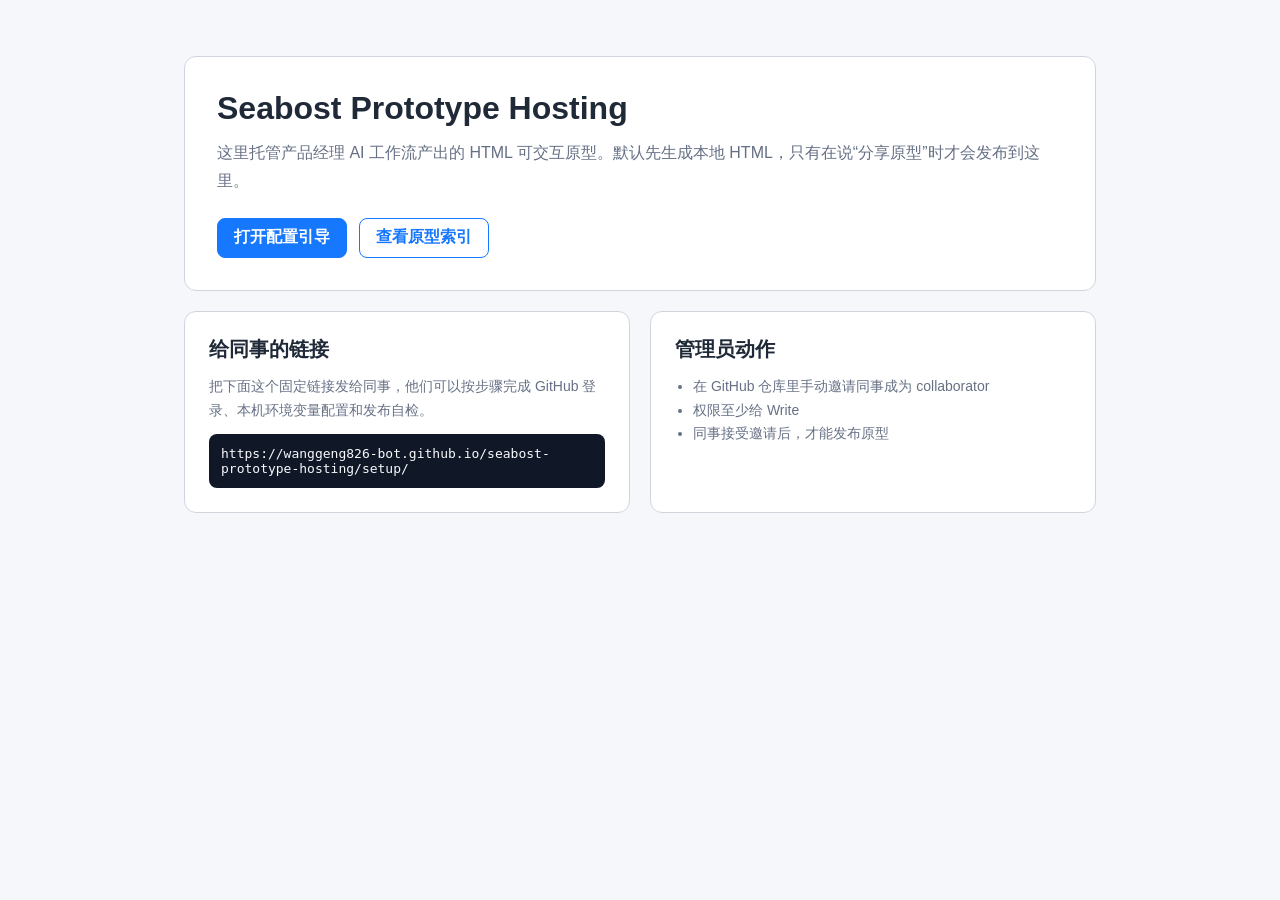
<file: index.html>
<!doctype html>
<html lang="zh-CN">
  <head>
    <meta charset="UTF-8" />
    <meta name="viewport" content="width=device-width, initial-scale=1.0" />
    <title>Seabost Prototype Hosting</title>
    <style>
      :root {
        color-scheme: light;
        --bg: #f5f7fa;
        --panel: #ffffff;
        --text: #1f2937;
        --muted: #667085;
        --line: #d0d5dd;
        --brand: #1677ff;
      }
      * { box-sizing: border-box; }
      body {
        margin: 0;
        font-family: -apple-system, BlinkMacSystemFont, "Segoe UI", sans-serif;
        background: var(--bg);
        color: var(--text);
      }
      .wrap {
        max-width: 960px;
        margin: 0 auto;
        padding: 56px 24px 80px;
      }
      .hero, .panel {
        background: var(--panel);
        border: 1px solid var(--line);
        border-radius: 12px;
      }
      .hero {
        padding: 32px;
        margin-bottom: 20px;
      }
      h1, h2, p { margin: 0; }
      h1 { font-size: 32px; line-height: 1.2; }
      .sub {
        margin-top: 12px;
        color: var(--muted);
        font-size: 16px;
        line-height: 1.7;
      }
      .actions {
        display: flex;
        flex-wrap: wrap;
        gap: 12px;
        margin-top: 24px;
      }
      a.button {
        display: inline-flex;
        align-items: center;
        justify-content: center;
        min-height: 40px;
        padding: 0 16px;
        border-radius: 8px;
        text-decoration: none;
        font-weight: 600;
        border: 1px solid var(--brand);
      }
      .primary { background: var(--brand); color: #fff; }
      .secondary { color: var(--brand); background: #fff; }
      .grid {
        display: grid;
        grid-template-columns: repeat(2, minmax(0, 1fr));
        gap: 20px;
      }
      .panel { padding: 24px; }
      .panel h2 { font-size: 20px; margin-bottom: 12px; }
      .panel p, .panel li {
        color: var(--muted);
        line-height: 1.7;
        font-size: 14px;
      }
      code {
        display: block;
        margin-top: 12px;
        padding: 12px;
        background: #101828;
        color: #f8fafc;
        border-radius: 8px;
        white-space: pre-wrap;
        word-break: break-word;
      }
      ul { margin: 0; padding-left: 18px; }
      @media (max-width: 720px) {
        .grid { grid-template-columns: 1fr; }
      }
    </style>
  </head>
  <body>
    <main class="wrap">
      <section class="hero">
        <h1>Seabost Prototype Hosting</h1>
        <p class="sub">
          这里托管产品经理 AI 工作流产出的 HTML 可交互原型。默认先生成本地 HTML，只有在说“分享原型”时才会发布到这里。
        </p>
        <div class="actions">
          <a class="button primary" href="./setup/">打开配置引导</a>
          <a class="button secondary" href="./prototypes/index.json">查看原型索引</a>
        </div>
      </section>
      <section class="grid">
        <article class="panel">
          <h2>给同事的链接</h2>
          <p>把下面这个固定链接发给同事，他们可以按步骤完成 GitHub 登录、本机环境变量配置和发布自检。</p>
          <code>https://wanggeng826-bot.github.io/seabost-prototype-hosting/setup/</code>
        </article>
        <article class="panel">
          <h2>管理员动作</h2>
          <ul>
            <li>在 GitHub 仓库里手动邀请同事成为 collaborator</li>
            <li>权限至少给 Write</li>
            <li>同事接受邀请后，才能发布原型</li>
          </ul>
        </article>
      </section>
    </main>
  </body>
  </html>
</file>
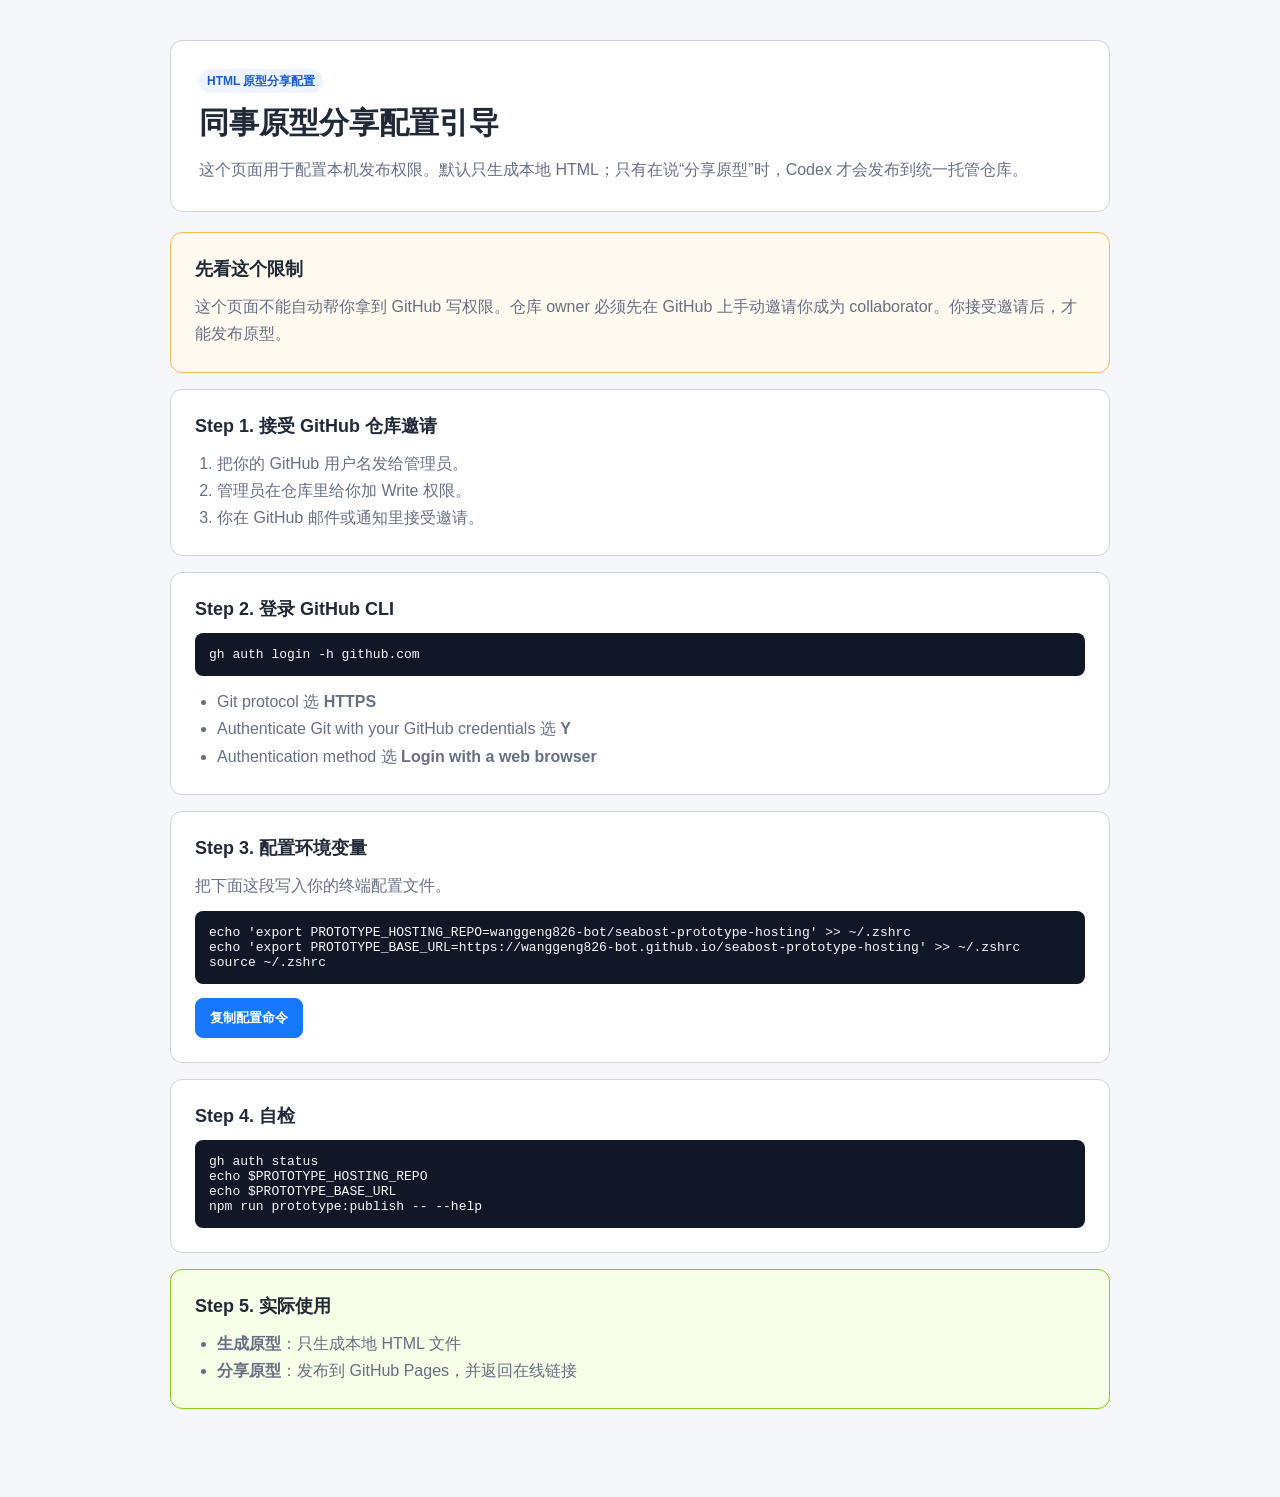
<file: setup/index.html>
<!doctype html>
<html lang="zh-CN">
  <head>
    <meta charset="UTF-8" />
    <meta name="viewport" content="width=device-width, initial-scale=1.0" />
    <title>原型分享配置引导</title>
    <style>
      :root {
        color-scheme: light;
        --bg: #f5f7fa;
        --panel: #fff;
        --line: #d0d5dd;
        --text: #1f2937;
        --muted: #667085;
        --brand: #1677ff;
      }
      * { box-sizing: border-box; }
      body {
        margin: 0;
        background: var(--bg);
        color: var(--text);
        font-family: -apple-system, BlinkMacSystemFont, "Segoe UI", sans-serif;
      }
      .wrap {
        max-width: 980px;
        margin: 0 auto;
        padding: 40px 20px 72px;
      }
      .hero, .step, .note {
        background: var(--panel);
        border: 1px solid var(--line);
        border-radius: 12px;
      }
      .hero { padding: 28px; margin-bottom: 20px; }
      .step, .note { padding: 24px; margin-bottom: 16px; }
      h1, h2, h3, p { margin: 0; }
      h1 { font-size: 30px; }
      h2 { font-size: 18px; margin-bottom: 12px; }
      .sub, li { color: var(--muted); line-height: 1.7; }
      ol, ul { margin: 0; padding-left: 22px; }
      .command {
        margin-top: 12px;
        padding: 14px;
        border-radius: 8px;
        background: #101828;
        color: #f8fafc;
        white-space: pre-wrap;
        word-break: break-word;
        font-family: ui-monospace, SFMono-Regular, Menlo, monospace;
        font-size: 13px;
      }
      .row {
        display: flex;
        gap: 12px;
        flex-wrap: wrap;
        margin-top: 14px;
      }
      button, a.button {
        min-height: 40px;
        padding: 0 14px;
        border-radius: 8px;
        border: 1px solid var(--brand);
        background: #fff;
        color: var(--brand);
        cursor: pointer;
        text-decoration: none;
        font-weight: 600;
        display: inline-flex;
        align-items: center;
      }
      .primary {
        background: var(--brand);
        color: #fff;
      }
      .badge {
        display: inline-flex;
        align-items: center;
        min-height: 24px;
        padding: 0 8px;
        border-radius: 999px;
        background: #eef4ff;
        color: #175cd3;
        font-size: 12px;
        font-weight: 600;
        margin-bottom: 10px;
      }
      .warn {
        border-color: #f7b955;
        background: #fffaf0;
      }
      .ok {
        border-color: #84cc16;
        background: #f7fee7;
      }
      @media (max-width: 720px) {
        .wrap { padding: 24px 14px 48px; }
      }
    </style>
  </head>
  <body>
    <main class="wrap">
      <section class="hero">
        <div class="badge">HTML 原型分享配置</div>
        <h1>同事原型分享配置引导</h1>
        <p class="sub" style="margin-top: 12px;">
          这个页面用于配置本机发布权限。默认只生成本地 HTML；只有在说“分享原型”时，Codex 才会发布到统一托管仓库。
        </p>
      </section>

      <section class="note warn">
        <h2>先看这个限制</h2>
        <p class="sub">
          这个页面不能自动帮你拿到 GitHub 写权限。仓库 owner 必须先在 GitHub 上手动邀请你成为 collaborator。你接受邀请后，才能发布原型。
        </p>
      </section>

      <section class="step">
        <h2>Step 1. 接受 GitHub 仓库邀请</h2>
        <ol>
          <li>把你的 GitHub 用户名发给管理员。</li>
          <li>管理员在仓库里给你加 Write 权限。</li>
          <li>你在 GitHub 邮件或通知里接受邀请。</li>
        </ol>
      </section>

      <section class="step">
        <h2>Step 2. 登录 GitHub CLI</h2>
        <div class="command">gh auth login -h github.com</div>
        <ul style="margin-top: 12px;">
          <li>Git protocol 选 <strong>HTTPS</strong></li>
          <li>Authenticate Git with your GitHub credentials 选 <strong>Y</strong></li>
          <li>Authentication method 选 <strong>Login with a web browser</strong></li>
        </ul>
      </section>

      <section class="step">
        <h2>Step 3. 配置环境变量</h2>
        <p class="sub">把下面这段写入你的终端配置文件。</p>
        <div class="command" id="envCommand">echo 'export PROTOTYPE_HOSTING_REPO=wanggeng826-bot/seabost-prototype-hosting' >> ~/.zshrc
echo 'export PROTOTYPE_BASE_URL=https://wanggeng826-bot.github.io/seabost-prototype-hosting' >> ~/.zshrc
source ~/.zshrc</div>
        <div class="row">
          <button class="primary" id="copyEnv">复制配置命令</button>
        </div>
      </section>

      <section class="step">
        <h2>Step 4. 自检</h2>
        <div class="command">gh auth status
echo $PROTOTYPE_HOSTING_REPO
echo $PROTOTYPE_BASE_URL
npm run prototype:publish -- --help</div>
      </section>

      <section class="step ok">
        <h2>Step 5. 实际使用</h2>
        <ul>
          <li><strong>生成原型</strong>：只生成本地 HTML 文件</li>
          <li><strong>分享原型</strong>：发布到 GitHub Pages，并返回在线链接</li>
        </ul>
      </section>
    </main>

    <script>
      document.getElementById("copyEnv").addEventListener("click", async () => {
        const text = document.getElementById("envCommand").textContent;
        try {
          await navigator.clipboard.writeText(text);
          document.getElementById("copyEnv").textContent = "已复制";
        } catch {
          document.getElementById("copyEnv").textContent = "复制失败，请手动复制";
        }
      });
    </script>
  </body>
  </html>
</file>
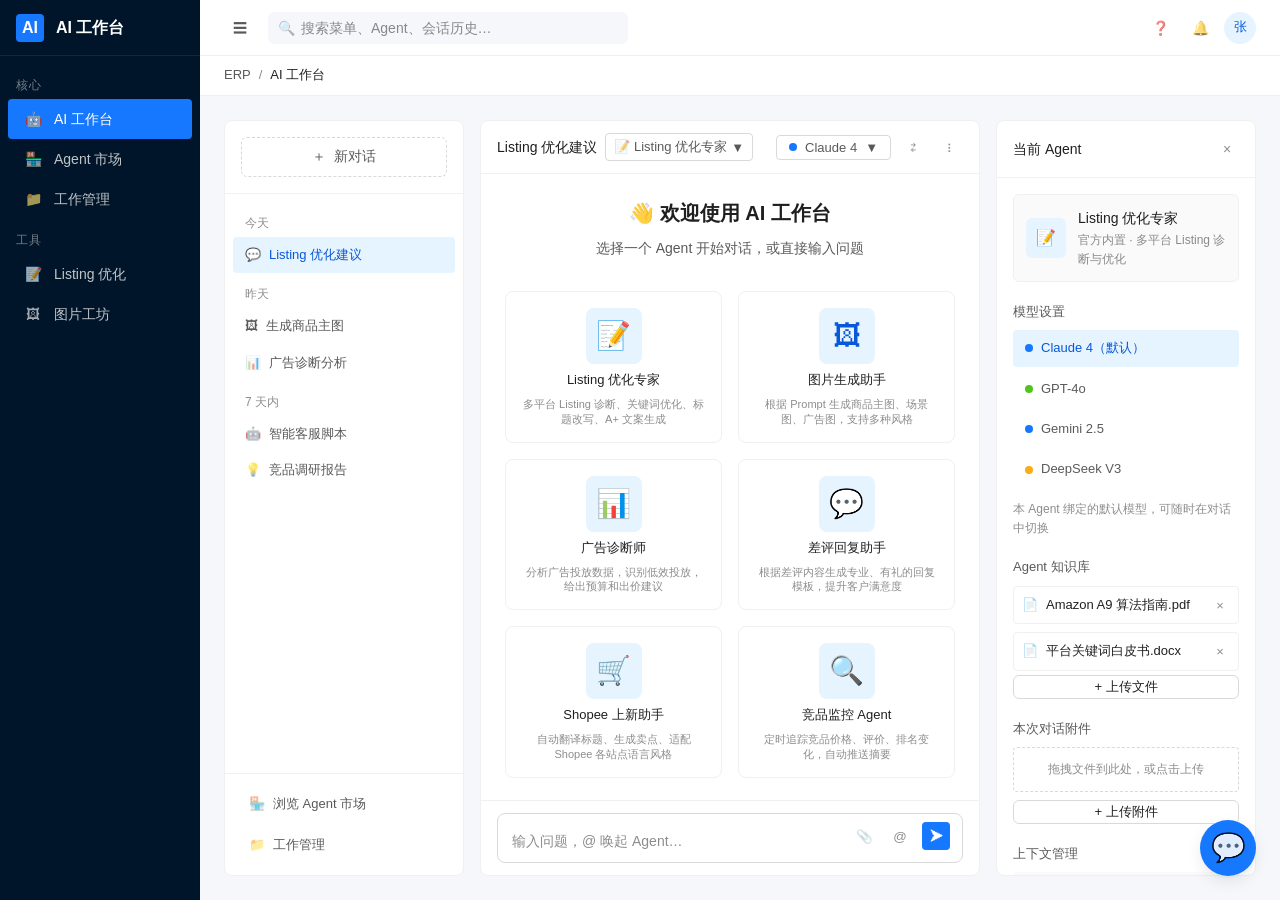
<file: prototypes/ai-workspace/ai-20260526-015153/index.html>
<!DOCTYPE html>
<html lang="zh-CN">
<head>
<meta charset="UTF-8">
<meta name="viewport" content="width=device-width, initial-scale=1.0">
<title>AI 工作台 v2 · 跨境电商 ERP</title>
<link rel="stylesheet" href="./tokens.css">
<link rel="stylesheet" href="./styles.css">
</head>
<body>

<div class="toast" id="toast">操作成功</div>

<!-- =============================================================
     ERP SHELL
     ============================================================= -->
<div class="c-shell" data-collapsed="false" id="shell">

  <!-- Sider -->
  <aside class="c-shell__sider" aria-label="主导航">
    <div class="c-shell__brand">
      <span class="c-shell__brand-logo">AI</span>
      <span class="c-shell__brand-text">AI 工作台</span>
    </div>
    <ul class="c-shell__menu" role="menu">
      <li class="c-shell__menu-group">核心</li>
      <li class="c-shell__menu-item c-shell__menu-item--active" data-page="ai-workspace" role="menuitem">
        <span class="c-shell__menu-icon">🤖</span><span>AI 工作台</span>
      </li>
      <li class="c-shell__menu-item" data-page="agent-market" role="menuitem">
        <span class="c-shell__menu-icon">🏪</span><span>Agent 市场</span>
      </li>
      <li class="c-shell__menu-item" data-page="workspace-mgmt" role="menuitem">
        <span class="c-shell__menu-icon">📁</span><span>工作管理</span>
      </li>
      <li class="c-shell__menu-group">工具</li>
      <li class="c-shell__menu-item" data-page="listing" role="menuitem">
        <span class="c-shell__menu-icon">📝</span><span>Listing 优化</span>
      </li>
      <li class="c-shell__menu-item" data-page="image" role="menuitem">
        <span class="c-shell__menu-icon">🖼</span><span>图片工坊</span>
      </li>
    </ul>
  </aside>

  <!-- Header -->
  <header class="c-shell__header">
    <span class="c-shell__collapse-btn" title="折叠侧边栏" data-action="collapse">☰</span>
    <div class="c-shell__header-search">
      <span class="c-shell__header-search-icon">🔍</span>
      <input class="input" placeholder="搜索菜单、Agent、会话历史…" />
    </div>
    <div class="c-shell__header-actions">
      <span class="c-shell__icon-btn" title="帮助">❓</span>
      <span class="c-shell__icon-btn" title="通知">🔔</span>
      <div class="c-shell__avatar" title="张明远">张</div>
    </div>
  </header>

  <!-- Breadcrumb -->
  <nav class="c-shell__crumb" aria-label="面包屑">
    <a href="#">ERP</a>
    <span class="c-shell__crumb-sep">/</span>
    <span class="c-shell__crumb-current" id="crumbCurrent">AI 工作台</span>
  </nav>

  <!-- Content -->
  <main class="c-shell__content">

    <!-- ==================== AI WORKSPACE ==================== -->
    <div class="page active" id="page-ai-workspace">
      <div class="ai-workspace">
        <!-- Left Sidebar -->
        <div class="ai-workspace__sidebar">
          <div class="aws-sidebar__top">
            <button class="aws-sidebar__new" onclick="newConversation()">
              <span>＋</span> 新对话
            </button>
          </div>
          <div class="aws-sidebar__list" id="conversationList">
            <div class="aws-sidebar__group">今天</div>
            <div class="aws-sidebar__item aws-sidebar__item--active" data-conv="1" onclick="switchConversation(1)">
              <span>💬</span> Listing 优化建议
            </div>
            <div class="aws-sidebar__group">昨天</div>
            <div class="aws-sidebar__item" data-conv="2" onclick="switchConversation(2)">
              <span>🖼</span> 生成商品主图
            </div>
            <div class="aws-sidebar__item" data-conv="3" onclick="switchConversation(3)">
              <span>📊</span> 广告诊断分析
            </div>
            <div class="aws-sidebar__group">7 天内</div>
            <div class="aws-sidebar__item" data-conv="4" onclick="switchConversation(4)">
              <span>🤖</span> 智能客服脚本
            </div>
            <div class="aws-sidebar__item" data-conv="5" onclick="switchConversation(5)">
              <span>💡</span> 竞品调研报告
            </div>
          </div>
          <div class="aws-sidebar__bottom">
            <div class="aws-sidebar__link" onclick="switchPage('agent-market')">
              <span>🏪</span> 浏览 Agent 市场
            </div>
            <div class="aws-sidebar__link" onclick="switchPage('workspace-mgmt')">
              <span>📁</span> 工作管理
            </div>
          </div>
        </div>

        <!-- Main Chat -->
        <div class="ai-workspace__main">
          <div class="aws-main__header">
            <div class="aws-main__title-section">
              <div class="aws-main__title" id="chatTitle">Listing 优化建议</div>
              <button class="aws-main__agent-switch" onclick="toggleAgentSelector()" id="agentSwitchBtn" title="切换 Agent">
                <span id="agentSwitchLabel">📝 Listing 优化专家</span>
                <span>▼</span>
              </button>
            </div>
            <div class="aws-main__actions">
              <button class="aws-main__model" onclick="toggleModelDropdown()" id="modelSelector">
                <span style="width:8px;height:8px;border-radius:50%;background:var(--color-primary-6);display:inline-block;"></span>
                <span>Claude 4</span>
                <span>▼</span>
              </button>
              <button class="aws-input__btn" title="收起右侧面板" onclick="toggleRightPanel()">⇄</button>
              <button class="aws-input__btn" title="更多" onclick="showToast('更多功能开发中')">⋮</button>
            </div>
          </div>

          <!-- Agent Selector Dropdown -->
          <div id="agentSelectorDropdown" style="display:none;position:absolute;top:52px;left:0;z-index:200;background:var(--color-bg-elevated);border:1px solid var(--color-border-secondary);border-radius:var(--radius-lg);box-shadow:var(--shadow-2);padding:var(--space-2);min-width:300px;max-height:400px;overflow-y:auto;margin:var(--space-1);">
            <div style="font-size:var(--font-size-xs);color:var(--color-text-tertiary);padding:var(--space-2) var(--space-3);font-weight:var(--font-weight-medium);">切换 Agent</div>
            <div id="agentSelectorList" style="display:flex;flex-direction:column;gap:var(--space-1);"></div>
          </div>

          <!-- Model Dropdown (absolute positioned via JS) -->
          <div id="modelDropdown" style="display:none;position:absolute;top:52px;right:320px;z-index:200;background:var(--color-bg-elevated);border:1px solid var(--color-border-secondary);border-radius:var(--radius-lg);box-shadow:var(--shadow-2);padding:var(--space-2);min-width:180px;">
            <div style="font-size:var(--font-size-xs);color:var(--color-text-tertiary);padding:var(--space-2);">选择模型</div>
            <div class="model-options" id="modelOptions">
              <div class="model-option model-option--active" data-model="claude" onclick="selectModel('claude')">
                <span class="model-option__dot" style="background:var(--color-primary-6)"></span> Claude 4
              </div>
              <div class="model-option" data-model="gpt" onclick="selectModel('gpt')">
                <span class="model-option__dot" style="background:var(--color-success)"></span> GPT-4o
              </div>
              <div class="model-option" data-model="gemini" onclick="selectModel('gemini')">
                <span class="model-option__dot" style="background:var(--color-info)"></span> Gemini 2.5
              </div>
              <div class="model-option" data-model="deepseek" onclick="selectModel('deepseek')">
                <span class="model-option__dot" style="background:var(--color-warning)"></span> DeepSeek V3
              </div>
            </div>
          </div>

          <!-- Welcome Page -->
          <div class="aws-main__welcome" id="welcomePage" style="display:none;">
            <div class="welcome-header">
              <h2>👋 欢迎使用 AI 工作台</h2>
              <p>选择一个 Agent 开始对话，或直接输入问题</p>
            </div>
            <div class="welcome-agents" id="welcomeAgentsList">
              <!-- Agent cards will be rendered here by JS -->
            </div>
          </div>

          <div class="aws-main__messages" id="chatMessages">
            <div class="chat-msg chat-msg--bot" id="msg-1">
              <div class="chat-msg__avatar chat-msg__avatar--bot">🤖</div>
              <div class="chat-msg__body">
                <div class="chat-msg__bubble">你好！我是 AI 系统顾问。当前已绑定「Listing 优化专家」Agent，可以帮你：</div>
                <div class="chat-msg__time">刚刚</div>
              </div>
              <button class="chat-msg__delete" title="删除此消息" onclick="deleteChatMsg(1)">×</button>
            </div>
            <div class="chat-msg chat-msg--user" id="msg-2">
              <div class="chat-msg__avatar chat-msg__avatar--user">张</div>
              <div class="chat-msg__body">
                <div class="chat-msg__bubble">帮我诊断一下 B0ABC12345 这个 ASIN 的 Listing</div>
                <div class="chat-msg__time">刚刚</div>
              </div>
              <button class="chat-msg__delete" title="删除此消息" onclick="deleteChatMsg(2)">×</button>
            </div>
            <div class="chat-msg chat-msg--bot" id="msg-3">
              <div class="chat-msg__avatar chat-msg__avatar--bot">🤖</div>
              <div class="chat-msg__body">
                <div class="chat-msg__bubble">好的，正在从 Amazon US 获取 Listing 数据…

获取完成。诊断结果如下：

⚠️ **标题过长** — 当前 198 字符，建议压缩至 180 以内
📉 **关键词缺失** — 缺少 "noise cancelling wireless" 等高流量词
🖼 **主图建议** — 当前主图背景偏暗，建议改用纯白底
⭐ **评价回复** — 有 3 条差评未回复，建议优先处理

需要我直接生成优化方案吗？</div>
                <div class="chat-msg__time">刚刚</div>
              </div>
              <button class="chat-msg__delete" title="删除此消息" onclick="deleteChatMsg(3)">×</button>
            </div>
          </div>

          <div class="aws-main__quick" id="chatQuick">
            <button class="aws-quick-btn" onclick="quickChat('生成优化方案')">✨ 生成优化方案</button>
            <button class="aws-quick-btn" onclick="quickChat('查看竞品对比')">📊 竞品对比</button>
            <button class="aws-quick-btn" onclick="quickChat('帮我写回复模板')">💬 差评回复</button>
            <button class="aws-quick-btn" onclick="quickChat('生成 A+ 页面文案')">📝 A+ 文案</button>
          </div>

          <!-- @ Command Panel -->
          <div class="at-command-panel" id="atCommandPanel" data-open="false">
            <div class="at-command-panel__head">
              <span>@ 命令面板</span>
              <button onclick="closeAtCommandPanel()" style="border:none;background:none;cursor:pointer;color:var(--color-text-tertiary);font-size:20px;">✕</button>
            </div>
            <div class="at-command-panel__body">
              <div class="at-command-section">
                <div class="at-command-section__title">🤖 切换 Agent</div>
                <div class="at-command-list" id="atAgentList"></div>
              </div>
              <div class="at-command-section">
                <div class="at-command-section__title">⚡ 快捷命令</div>
                <div class="at-command-list">
                  <div class="at-command-item" onclick="atInsertCommand('生成优化方案')"><span class="at-command-item__icon">✨</span><div class="at-command-item__info"><div class="at-command-item__name">生成优化方案</div><div class="at-command-item__desc">针对当前 Listing 生成优化建议</div></div></div>
                  <div class="at-command-item" onclick="atInsertCommand('查看竞品对比')"><span class="at-command-item__icon">📊</span><div class="at-command-item__info"><div class="at-command-item__name">查看竞品对比</div><div class="at-command-item__desc">对比竞品价格、评价、排名</div></div></div>
                  <div class="at-command-item" onclick="atInsertCommand('帮我写回复模板')"><span class="at-command-item__icon">💬</span><div class="at-command-item__info"><div class="at-command-item__name">帮我写回复模板</div><div class="at-command-item__desc">生成差评/客服回复消息</div></div></div>
                  <div class="at-command-item" onclick="atInsertCommand('生成 A+ 页面文案')"><span class="at-command-item__icon">📝</span><div class="at-command-item__info"><div class="at-command-item__name">生成 A+ 页面文案</div><div class="at-command-item__desc">生成品牌故事 & 图文模块</div></div></div>
                  <div class="at-command-item" onclick="atInsertCommand('分析广告数据')"><span class="at-command-item__icon">📈</span><div class="at-command-item__info"><div class="at-command-item__name">分析广告数据</div><div class="at-command-item__desc">诊断广告投放效率与 ACoS</div></div></div>
                  <div class="at-command-item" onclick="atInsertCommand('翻译标题到多语种')"><span class="at-command-item__icon">🌐</span><div class="at-command-item__info"><div class="at-command-item__name">翻译标题到多语种</div><div class="at-command-item__desc">适配 Shopee / Lazada 各站点</div></div></div>
                </div>
              </div>
              <div class="at-command-section">
                <div class="at-command-section__title">🛠 Agent 管理</div>
                <div class="at-command-list">
                  <div class="at-command-item" onclick="openAgentBuilder();closeAtCommandPanel();"><span class="at-command-item__icon">➕</span><div class="at-command-item__info"><div class="at-command-item__name">创建新 Agent</div><div class="at-command-item__desc">自定义 Prompt、知识库与模型</div></div></div>
                  <div class="at-command-item" onclick="switchPage('agent-market');closeAtCommandPanel();"><span class="at-command-item__icon">🏪</span><div class="at-command-item__info"><div class="at-command-item__name">浏览 Agent 市场</div><div class="at-command-item__desc">发现更多官方和社区 Agent</div></div></div>
                  <div class="at-command-item" onclick="atInsertCommand('/clear')"><span class="at-command-item__icon">🗑</span><div class="at-command-item__info"><div class="at-command-item__name">清空对话</div><div class="at-command-item__desc">重置当前会话上下文</div></div></div>
                  <div class="at-command-item" onclick="switchPage('workspace-mgmt');closeAtCommandPanel();"><span class="at-command-item__icon">📁</span><div class="at-command-item__info"><div class="at-command-item__name">查看历史任务</div><div class="at-command-item__desc">打开工作管理页面</div></div></div>
                </div>
              </div>
            </div>
          </div>

          <div class="aws-main__input">
            <div class="aws-input">
              <textarea id="chatInput" placeholder="输入问题，@ 唤起 Agent…" rows="1" onkeydown="if(event.key==='Enter' && !event.shiftKey){event.preventDefault();sendChat();}"></textarea>
              <div class="aws-input__actions">
                <button class="aws-input__btn" title="附件" onclick="showToast('附件功能开发中')">📎</button>
                <button class="aws-input__btn" id="atBtn" title="@ 命令面板" onclick="toggleAtCommandPanel()">@</button>
                <button class="aws-input__send" id="sendBtn" onclick="sendChat()">➤</button>
              </div>
            </div>
          </div>
        </div>

        <!-- Right Panel -->
        <div class="ai-workspace__right" id="rightPanel" data-collapsed="false">
          <div class="aws-right__header">
            <span class="aws-right__title">当前 Agent</span>
            <span class="aws-right__close" onclick="toggleRightPanel()">×</span>
          </div>
          <div class="aws-right__body">
            <div class="aws-right__section">
              <div class="aws-right__agent">
                <div class="aws-right__agent-avatar">📝</div>
                <div class="aws-right__agent-info">
                  <div class="aws-right__agent-name">Listing 优化专家</div>
                  <div class="aws-right__agent-desc">官方内置 · 多平台 Listing 诊断与优化</div>
                </div>
              </div>
            </div>
            <div class="aws-right__section">
              <div class="aws-right__section-title">模型设置</div>
              <div class="model-options">
                <div class="model-option model-option--active">
                  <span class="model-option__dot" style="background:var(--color-primary-6)"></span> Claude 4（默认）
                </div>
                <div class="model-option">
                  <span class="model-option__dot" style="background:var(--color-success)"></span> GPT-4o
                </div>
                <div class="model-option">
                  <span class="model-option__dot" style="background:var(--color-info)"></span> Gemini 2.5
                </div>
                <div class="model-option">
                  <span class="model-option__dot" style="background:var(--color-warning)"></span> DeepSeek V3
                </div>
              </div>
              <div class="c-field" style="margin-top:var(--space-3);">
                <label style="font-size:var(--font-size-xs);color:var(--color-text-tertiary);">本 Agent 绑定的默认模型，可随时在对话中切换</label>
              </div>
            </div>
            <!-- Agent Knowledge Base (read-only for others' agents) -->
            <div class="aws-right__section" id="kbSection">
              <div class="aws-right__section-title">Agent 知识库 <span style="font-size:11px;color:var(--color-text-tertiary);font-weight:400;" id="kbOwnerHint"></span></div>
              <div style="display:flex;flex-direction:column;gap:var(--space-2);" id="kbFileList">
                <div style="display:flex;align-items:center;gap:var(--space-2);padding:var(--space-2);border-radius:var(--radius-sm);border:1px solid var(--color-border-secondary);font-size:var(--font-size-sm);" class="kb-file-item" data-id="1">
                  <span>📄</span> <span style="flex:1;min-width:0;overflow:hidden;text-overflow:ellipsis;">Amazon A9 算法指南.pdf</span>
                  <button class="kb-delete-btn" onclick="onDeleteKBClick(1)" title="删除">×</button>
                </div>
                <div style="display:flex;align-items:center;gap:var(--space-2);padding:var(--space-2);border-radius:var(--radius-sm);border:1px solid var(--color-border-secondary);font-size:var(--font-size-sm);" class="kb-file-item" data-id="2">
                  <span>📄</span> <span style="flex:1;min-width:0;overflow:hidden;text-overflow:ellipsis;">平台关键词白皮书.docx</span>
                  <button class="kb-delete-btn" onclick="onDeleteKBClick(2)" title="删除">×</button>
                </div>
              </div>
              <button class="btn btn--sm" style="width:100%;margin-top:var(--space-1);" id="kbUploadBtn" onclick="onUploadKBClick()">+ 上传文件</button>
            </div>

            <!-- Conversation Attachments (personal, always editable) -->
            <div class="aws-right__section">
              <div class="aws-right__section-title">本次对话附件</div>
              <div style="display:flex;flex-direction:column;gap:var(--space-2);">
                <div style="padding:var(--space-3);text-align:center;color:var(--color-text-tertiary);font-size:var(--font-size-xs);border:1px dashed var(--color-border);border-radius:var(--radius-sm);">
                  拖拽文件到此处，或点击上传
                </div>
                <button class="btn btn--sm" style="width:100%;" onclick="uploadAttachment()">+ 上传附件</button>
              </div>
            </div>

            <!-- Context Management Section -->
            <div class="aws-right__section">
              <div class="aws-right__section-title">上下文管理</div>
              <div style="display:flex;flex-direction:column;gap:var(--space-2);font-size:var(--font-size-xs);">
                <div style="padding:var(--space-2);background:var(--color-bg-spotlight);border-radius:var(--radius-sm);">
                  <div style="color:var(--color-text-tertiary);margin-bottom:var(--space-1);">当前上下文</div>
                  <div style="color:var(--color-text);font-weight:var(--font-weight-semibold);">
                    <span id="contextMsgCount">3</span> 条消息
                  </div>
                  <div style="color:var(--color-text-tertiary);font-size:10px;margin-top:2px;">
                    约 <span id="contextTokens">1,240</span> Tokens
                  </div>
                </div>
                <button class="btn btn--sm" style="width:100%;" onclick="toggleContextPanel()">📋 管理对话</button>
                <button class="btn btn--sm" style="width:100%;" onclick="compressContext()">📝 AI 总结上下文</button>
              </div>
            </div>
            <div class="aws-right__section">
              <div class="aws-right__section-title">操作</div>
              <div style="display:flex;flex-direction:column;gap:var(--space-2);" id="rightPanelActions">
                <button class="btn btn--sm action-edit" style="width:100%;" onclick="onEditAgentClick()">✏️ 编辑此 Agent</button>
                <button class="btn btn--sm action-share" style="width:100%;" onclick="onShareAgentClick()">📤 分享 Agent</button>
                <button class="btn btn--sm action-fork" style="width:100%;display:none;" onclick="showToast('Fork 功能开发中')">🍴 Fork 此 Agent</button>
                <button class="btn btn--sm" style="width:100%;color:var(--color-error);border-color:var(--color-error-border);" onclick="clearAllContext()">🗑 清空对话</button>
              </div>
            </div>

            <!-- Demo: Permission Preview (for dev/test only) -->
            <div class="aws-right__section" style="border-top:2px dashed var(--color-border-secondary);padding-top:var(--space-3);margin-top:var(--space-2);">
              <div style="font-size:11px;color:var(--color-text-tertiary);margin-bottom:var(--space-2);display:flex;align-items:center;gap:var(--space-1);">
                <span>🧪</span> <span id="demoPermissionLabel">👤 当前视角：Agent 创建者</span>
              </div>
              <div style="font-size:11px;color:var(--color-text-tertiary);margin-bottom:var(--space-2);">切换 Agent 体验不同权限：</div>
              <div style="display:flex;flex-direction:column;gap:var(--space-1);">
                <button class="btn btn--sm" style="width:100%;font-size:11px;justify-content:flex-start;" onclick="switchAgent(1)">📝 Listing 优化专家（官方 · 可 Fork）</button>
                <button class="btn btn--sm" style="width:100%;font-size:11px;justify-content:flex-start;" onclick="switchAgent(3)">📊 广告诊断师（他人 · 可 Fork）</button>
                <button class="btn btn--sm" style="width:100%;font-size:11px;justify-content:flex-start;" onclick="switchAgent(5)">🛒 Shopee 上新助手（他人 · 不可 Fork）</button>
              </div>
            </div>
          </div>
        </div>
      </div>
    </div>

    <!-- ==================== AGENT MARKET ==================== -->
    <div class="page" id="page-agent-market">
      <div class="agent-market__header">
        <div>
          <h1 style="margin:0;font-size:var(--font-size-2xl);font-weight:var(--font-weight-semibold);">Agent 市场</h1>
          <p style="margin:var(--space-1) 0 0;font-size:var(--font-size-sm);color:var(--color-text-secondary);">发现和使用团队分享的 AI 智能体，也可以基于现有 Agent 二次创作</p>
        </div>
        <div style="display:flex;gap:var(--space-2);">
          <input class="input" placeholder="搜索 Agent…" style="width:240px;" />
          <button class="btn btn--primary" onclick="openAgentBuilder()">+ 创建 Agent</button>
        </div>
      </div>

      <div style="display:flex;gap:var(--space-2);margin-bottom:var(--space-4);flex-wrap:wrap;">
        <span class="tag tag--processing" style="cursor:pointer;">全部</span>
        <span class="tag tag--default" style="cursor:pointer;">运营</span>
        <span class="tag tag--default" style="cursor:pointer;">设计</span>
        <span class="tag tag--default" style="cursor:pointer;">客服</span>
        <span class="tag tag--default" style="cursor:pointer;">数据</span>
        <span class="tag tag--default" style="cursor:pointer;">我创建的</span>
      </div>

      <div class="agent-market__grid" id="agentMarketGrid">
        <!-- Cards rendered by JS -->
      </div>
    </div>

    <!-- ==================== WORKSPACE MANAGEMENT ==================== -->
    <div class="page" id="page-workspace-mgmt">
      <header style="display:flex;align-items:flex-start;justify-content:space-between;gap:var(--space-4);margin-bottom:var(--space-4);">
        <div>
          <h1 style="margin:0;font-size:var(--font-size-2xl);font-weight:var(--font-weight-semibold);">工作管理</h1>
          <p style="margin:var(--space-1) 0 0;font-size:var(--font-size-sm);color:var(--color-text-secondary);">管理你的对话历史、Agent、任务记录和收藏</p>
        </div>
      </header>

      <div class="ws-mgmt__tabs">
        <span class="ws-mgmt__tab ws-mgmt__tab--active" data-tab="history" onclick="switchWsTab('history')">对话历史</span>
        <span class="ws-mgmt__tab" data-tab="my-agents" onclick="switchWsTab('my-agents')">我的 Agent</span>
        <span class="ws-mgmt__tab" data-tab="tasks" onclick="switchWsTab('tasks')">任务记录</span>
        <span class="ws-mgmt__tab" data-tab="favorites" onclick="switchWsTab('favorites')">收藏</span>
      </div>

      <!-- Tab: History -->
      <div class="ws-panel active" id="panel-history">
        <div style="display:flex;gap:var(--space-3);margin-bottom:var(--space-4);">
          <input class="input" placeholder="搜索对话内容…" style="max-width:320px;" />
          <div class="ant-select" data-value="全部 Agent" style="min-width:140px;">
            <div class="ant-select-trigger" onclick="toggleAntSelect(this)"><span>全部 Agent</span><span>▼</span></div>
            <div class="ant-select-dropdown">
              <div class="ant-select-option ant-select-option--active" onclick="selectAntOption(this,'全部 Agent')">全部 Agent</div>
              <div class="ant-select-option" onclick="selectAntOption(this,'Listing 优化专家')">Listing 优化专家</div>
              <div class="ant-select-option" onclick="selectAntOption(this,'图片生成助手')">图片生成助手</div>
              <div class="ant-select-option" onclick="selectAntOption(this,'广告诊断师')">广告诊断师</div>
            </div>
          </div>
          <div class="ant-select" data-value="全部时间" style="min-width:120px;">
            <div class="ant-select-trigger" onclick="toggleAntSelect(this)"><span>全部时间</span><span>▼</span></div>
            <div class="ant-select-dropdown">
              <div class="ant-select-option ant-select-option--active" onclick="selectAntOption(this,'全部时间')">全部时间</div>
              <div class="ant-select-option" onclick="selectAntOption(this,'今天')">今天</div>
              <div class="ant-select-option" onclick="selectAntOption(this,'7 天内')">7 天内</div>
              <div class="ant-select-option" onclick="selectAntOption(this,'30 天内')">30 天内</div>
            </div>
          </div>
        </div>
        <div class="conv-list" id="historyList">
          <!-- JS rendered -->
        </div>
      </div>

      <!-- Tab: My Agents -->
      <div class="ws-panel" id="panel-my-agents">
        <div style="display:flex;justify-content:space-between;align-items:center;margin-bottom:var(--space-4);">
          <div style="display:flex;gap:var(--space-3);">
            <input class="input" placeholder="搜索我的 Agent…" style="max-width:320px;" />
          </div>
          <button class="btn btn--primary" onclick="openAgentBuilder()">+ 新建 Agent</button>
        </div>
        <div class="agent-market__grid" id="myAgentsGrid">
          <!-- JS rendered -->
        </div>
      </div>

      <!-- Tab: Tasks -->
      <div class="ws-panel" id="panel-tasks">
        <div style="display:flex;gap:var(--space-3);margin-bottom:var(--space-4);">
          <div class="ant-select" data-value="全部类型" style="min-width:120px;">
            <div class="ant-select-trigger" onclick="toggleAntSelect(this)"><span>全部类型</span><span>▼</span></div>
            <div class="ant-select-dropdown">
              <div class="ant-select-option ant-select-option--active" onclick="selectAntOption(this,'全部类型')">全部类型</div>
              <div class="ant-select-option" onclick="selectAntOption(this,'Listing 优化')">Listing 优化</div>
              <div class="ant-select-option" onclick="selectAntOption(this,'图片生成')">图片生成</div>
              <div class="ant-select-option" onclick="selectAntOption(this,'广告诊断')">广告诊断</div>
            </div>
          </div>
          <div class="ant-select" data-value="全部状态" style="min-width:120px;">
            <div class="ant-select-trigger" onclick="toggleAntSelect(this)"><span>全部状态</span><span>▼</span></div>
            <div class="ant-select-dropdown">
              <div class="ant-select-option ant-select-option--active" onclick="selectAntOption(this,'全部状态')">全部状态</div>
              <div class="ant-select-option" onclick="selectAntOption(this,'已完成')">已完成</div>
              <div class="ant-select-option" onclick="selectAntOption(this,'进行中')">进行中</div>
              <div class="ant-select-option" onclick="selectAntOption(this,'失败')">失败</div>
            </div>
          </div>
        </div>
        <div class="surface-panel" style="overflow:hidden;">
          <table style="width:100%;border-collapse:collapse;font-size:var(--font-size-sm);">
            <thead>
              <tr style="border-bottom:1px solid var(--color-border-secondary);background:var(--color-bg-spotlight);">
                <th style="text-align:left;padding:var(--space-3) var(--space-4);font-weight:var(--font-weight-medium);color:var(--color-text-secondary);">任务</th>
                <th style="text-align:left;padding:var(--space-3) var(--space-4);font-weight:var(--font-weight-medium);color:var(--color-text-secondary);">Agent</th>
                <th style="text-align:left;padding:var(--space-3) var(--space-4);font-weight:var(--font-weight-medium);color:var(--color-text-secondary);">时间</th>
                <th style="text-align:left;padding:var(--space-3) var(--space-4);font-weight:var(--font-weight-medium);color:var(--color-text-secondary);">状态</th>
                <th style="text-align:left;padding:var(--space-3) var(--space-4);font-weight:var(--font-weight-medium);color:var(--color-text-secondary);">操作</th>
              </tr>
            </thead>
            <tbody id="tasksTableBody">
              <!-- JS rendered -->
            </tbody>
          </table>
        </div>
      </div>

      <!-- Tab: Favorites -->
      <div class="ws-panel" id="panel-favorites">
        <div class="conv-list" id="favoritesList">
          <div class="conv-item">
            <div class="conv-item__icon">⭐</div>
            <div class="conv-item__info">
              <div class="conv-item__title">Amazon 标题优化 Prompt 模板</div>
              <div class="conv-item__meta">收藏于 2026-05-15 · 运营工具</div>
            </div>
            <button class="btn btn--sm">使用</button>
          </div>
          <div class="conv-item">
            <div class="conv-item__icon">⭐</div>
            <div class="conv-item__info">
              <div class="conv-item__title">TikTok 爆款文案公式</div>
              <div class="conv-item__meta">收藏于 2026-05-14 · 营销工具</div>
            </div>
            <button class="btn btn--sm">使用</button>
          </div>
        </div>
      </div>
    </div>

    <!-- ==================== LISTING OPTIMIZATION ==================== -->
    <div class="page" id="page-listing">
      <div class="listing-page">
        <header style="display:flex;align-items:flex-start;justify-content:space-between;gap:var(--space-4);margin-bottom:var(--space-4);">
          <div>
            <h1 style="margin:0;font-size:var(--font-size-2xl);font-weight:var(--font-weight-semibold);">Listing 优化</h1>
            <p style="margin:var(--space-1) 0 0;font-size:var(--font-size-sm);color:var(--color-text-secondary);">输入 ASIN 或 Listing ID，AI 自动诊断并生成优化方案</p>
          </div>
          <button class="btn btn--primary" onclick="switchPage('ai-workspace');quickChat('帮我优化 Listing')">🤖 在 AI 工作台中打开</button>
        </header>

        <div style="display:flex;gap:var(--space-2);margin-bottom:var(--space-4);">
          <button class="tag platform-tag tag--selected" onclick="selectPlatform(this)" data-platform="amazon">Amazon</button>
          <button class="tag platform-tag tag--default" onclick="selectPlatform(this)" data-platform="shopee">Shopee</button>
          <button class="tag platform-tag tag--default" onclick="selectPlatform(this)" data-platform="lazada">Lazada</button>
          <button class="tag platform-tag tag--default" onclick="selectPlatform(this)" data-platform="tiktok">TikTok</button>
        </div>

        <div class="listing-input-row">
          <input class="input" id="listingInput" placeholder="输入 ASIN、Listing ID 或粘贴链接…" value="B0ABC12345" />
          <button class="btn btn--primary" onclick="fetchListing()">获取并诊断</button>
        </div>

        <div class="listing-result">
          <div class="listing-panel">
            <div class="listing-panel__header">
              <span class="listing-panel__title">原始 Listing</span>
              <span class="tag tag--default">Amazon US</span>
            </div>
            <div class="listing-panel__body" id="listingOriginal">
              <div class="listing-empty">
                <div class="listing-empty__icon">📋</div>
                <p>输入 ASIN 后自动拉取数据</p>
              </div>
            </div>
          </div>
          <div class="listing-panel">
            <div class="listing-panel__header">
              <span class="listing-panel__title">AI 优化结果</span>
              <div style="display:flex;gap:var(--space-1);">
                <span class="tag tag--processing">Claude 4</span>
              </div>
            </div>
            <div class="listing-panel__body" id="listingOptimized">
              <div class="listing-empty">
                <div class="listing-empty__icon">✨</div>
                <p>获取 Listing 后生成优化方案</p>
              </div>
            </div>
          </div>
        </div>
      </div>
    </div>

    <!-- ==================== IMAGE STUDIO ==================== -->
    <div class="page" id="page-image">
      <header style="display:flex;align-items:flex-start;justify-content:space-between;gap:var(--space-4);margin-bottom:var(--space-4);">
        <div>
          <h1 style="margin:0;font-size:var(--font-size-2xl);font-weight:var(--font-weight-semibold);">图片工坊</h1>
          <p style="margin:var(--space-1) 0 0;font-size:var(--font-size-sm);color:var(--color-text-secondary);">AI 生成商品图、换背景、风格迁移</p>
        </div>
        <button class="btn btn--primary" onclick="switchPage('ai-workspace');quickChat('帮我生成商品图')">🤖 在 AI 工作台中打开</button>
      </header>

      <div class="image-studio">
        <div class="image-studio__left">
          <div class="image-studio__panel">
            <h3 style="margin:0 0 var(--space-3);font-size:var(--font-size);font-weight:var(--font-weight-medium);">描述 / Prompt</h3>
            <textarea class="input" style="height:100px;resize:none;padding:var(--space-3);" id="imagePrompt">一款高端无线蓝牙耳机放置在木质桌面上，暖色调灯光，商业摄影风格，超高清</textarea>
            <div style="display:flex;gap:var(--space-2);margin-top:var(--space-3);flex-wrap:wrap;">
              <span class="tag tag--selected" onclick="selectImageStyle(this)" data-style="商业摄影">📸 商业摄影</span>
              <span class="tag tag--default" onclick="selectImageStyle(this)" data-style="白底图">⬜ 白底图</span>
              <span class="tag tag--default" onclick="selectImageStyle(this)" data-style="生活方式">🏠 生活方式</span>
              <span class="tag tag--default" onclick="selectImageStyle(this)" data-style="3D">🎨 3D</span>
            </div>
            <div style="display:flex;gap:var(--space-2);margin-top:var(--space-3);">
              <div style="flex:1;">
                <label style="font-size:var(--font-size-xs);color:var(--color-text-secondary);display:block;margin-bottom:var(--space-1);">尺寸</label>
                <div class="ant-select" data-value="1:1 主图" style="width:100%;">
                  <div class="ant-select-trigger" onclick="toggleAntSelect(this)"><span>1:1 主图</span><span>▼</span></div>
                  <div class="ant-select-dropdown">
                    <div class="ant-select-option ant-select-option--active" onclick="selectAntOption(this,'1:1 主图')">1:1 主图</div>
                    <div class="ant-select-option" onclick="selectAntOption(this,'3:4 服饰')">3:4 服饰</div>
                    <div class="ant-select-option" onclick="selectAntOption(this,'16:9 广告')">16:9 广告</div>
                  </div>
                </div>
              </div>
              <div style="flex:1;">
                <label style="font-size:var(--font-size-xs);color:var(--color-text-secondary);display:block;margin-bottom:var(--space-1);">数量</label>
                <div class="ant-select" data-value="4" style="width:100%;">
                  <div class="ant-select-trigger" onclick="toggleAntSelect(this)"><span>4</span><span>▼</span></div>
                  <div class="ant-select-dropdown">
                    <div class="ant-select-option" onclick="selectAntOption(this,'1')">1</div>
                    <div class="ant-select-option ant-select-option--active" onclick="selectAntOption(this,'4')">4</div>
                  </div>
                </div>
              </div>
            </div>
            <button class="btn btn--primary" style="width:100%;margin-top:var(--space-3);" onclick="generateImages()">✨ AI 生成</button>
          </div>
        </div>
        <div class="image-studio__right">
          <div style="display:flex;align-items:center;justify-content:space-between;margin-bottom:var(--space-3);">
            <h3 style="margin:0;font-size:var(--font-size);font-weight:var(--font-weight-medium);">生成结果</h3>
            <span class="tag tag--default">模型: DALL·E 3</span>
          </div>
          <div class="image-gallery" id="imageGallery">
            <div class="image-card" style="grid-column:1 / -1;">
              <div style="text-align:center;color:var(--color-text-tertiary);">
                <div style="font-size:32px;margin-bottom:var(--space-2);">🖼</div>
                <p style="font-size:var(--font-size-sm);">输入描述，点击生成</p>
              </div>
            </div>
          </div>
        </div>
      </div>
    </div>

  </main>
</div>

<!-- =============================================================
     GLOBAL: Agent Builder Modal
     ============================================================= -->
<div class="c-modal-mask" id="agentBuilderMask" data-open="false" onclick="if(event.target===this)closeAgentBuilder()"></div>
<div class="c-modal" id="agentBuilderModal" data-open="false" role="dialog" style="width:640px;">
  <header class="c-modal__head">
    <h3 style="margin:0;font-size:var(--font-size-lg);font-weight:var(--font-weight-semibold);">创建 Agent</h3>
    <span style="cursor:pointer;color:var(--color-text-secondary);" onclick="closeAgentBuilder()">×</span>
  </header>
  <div class="c-modal__body" style="gap:var(--space-3);">
    <div class="c-field">
      <label>头像 <span class="required">*</span></label>
      <div style="display:flex;align-items:center;gap:var(--space-3);">
        <div id="agentAvatarPreview" style="width:48px;height:48px;border-radius:var(--radius);background:var(--color-primary-bg);color:var(--color-primary-7);display:flex;align-items:center;justify-content:center;font-size:24px;cursor:pointer;border:1px dashed var(--color-border);">🤖</div>
        <span style="font-size:var(--font-size-xs);color:var(--color-text-tertiary);">点击选择 Emoji 头像</span>
      </div>
    </div>
    <div class="c-field">
      <label>名称 <span class="required">*</span></label>
      <input class="input" placeholder="给你的 Agent 命名" id="agentNameInput" />
    </div>
    <div class="c-field">
      <label>描述</label>
      <input class="input" placeholder="简短描述这个 Agent 的用途" id="agentDescInput" />
      <span class="hint">其他人会在 Agent 市场通过描述了解它</span>
    </div>
    <div class="c-field">
      <label>指令（System Prompt）<span class="required">*</span></label>
      <textarea class="input" style="height:120px;resize:none;padding:var(--space-3);" placeholder="定义这个 Agent 的行为、能力和限制…"></textarea>
      <span class="hint">指令会注入到每次对话的开头，决定 Agent 的风格和输出格式</span>
    </div>
    <div class="c-field">
      <label>对话开场白</label>
      <input class="input" placeholder="用户第一次打开时，Agent 自动发送的欢迎语" />
    </div>
    <div class="c-field">
      <label>默认模型</label>
      <div class="ant-select" data-value="Claude 4" style="width:100%;">
        <div class="ant-select-trigger" onclick="toggleAntSelect(this)"><span>Claude 4</span><span>▼</span></div>
        <div class="ant-select-dropdown">
          <div class="ant-select-option ant-select-option--active" onclick="selectAntOption(this,'Claude 4')">Claude 4</div>
          <div class="ant-select-option" onclick="selectAntOption(this,'GPT-4o')">GPT-4o</div>
          <div class="ant-select-option" onclick="selectAntOption(this,'Gemini 2.5')">Gemini 2.5</div>
          <div class="ant-select-option" onclick="selectAntOption(this,'DeepSeek V3')">DeepSeek V3</div>
        </div>
      </div>
    </div>
    <div class="c-field">
      <label>知识库</label>
      <button class="btn btn--sm" style="width:fit-content;">+ 上传文件</button>
      <span class="hint">支持 PDF、Word、TXT，最多 10 个文件</span>
    </div>
    <div class="c-field">
      <label>分享设置</label>
      <div style="display:flex;flex-direction:column;gap:var(--space-2);">
        <label style="display:flex;align-items:center;gap:var(--space-2);font-size:var(--font-size);color:var(--color-text);cursor:pointer;">
          <input type="radio" name="share" checked /> 仅自己使用
        </label>
        <label style="display:flex;align-items:center;gap:var(--space-2);font-size:var(--font-size);color:var(--color-text);cursor:pointer;">
          <input type="radio" name="share" /> 企业内部共享
        </label>
        <label style="display:flex;align-items:center;gap:var(--space-2);font-size:var(--font-size);color:var(--color-text);cursor:pointer;">
          <input type="radio" name="share" /> 允许他人 Fork（二次创作）
        </label>
      </div>
    </div>
  </div>
  <footer class="c-modal__foot">
    <button class="btn" onclick="closeAgentBuilder()">取消</button>
    <button class="btn btn--primary" onclick="saveAgent()">保存 Agent</button>
  </footer>
</div>

<!-- ============================================================
     CONTEXT MANAGEMENT MODAL
     ============================================================ -->
<div id="contextMask" class="c-modal-mask" data-open="false" onclick="if(event.target===this) closeContextPanel()"></div>
<div id="contextModal" class="c-modal" data-open="false" style="width:640px;">
  <div class="c-modal__head">
    <h3 style="margin:0;font-size:var(--font-size-lg);font-weight:var(--font-weight-semibold);">📋 上下文管理</h3>
    <button style="border:none;background:none;cursor:pointer;color:var(--color-text-secondary);font-size:24px;" onclick="closeContextPanel()">×</button>
  </div>
  <div class="c-modal__body">
    <!-- Context Info -->
    <div style="display:grid;grid-template-columns:1fr 1fr;gap:var(--space-3);margin-bottom:var(--space-4);padding:var(--space-3);background:var(--color-bg-spotlight);border-radius:var(--radius);">
      <div>
        <div style="font-size:var(--font-size-xs);color:var(--color-text-tertiary);">总消息数</div>
        <div style="font-size:var(--font-size-2xl);font-weight:var(--font-weight-semibold);color:var(--color-text);" id="modalMsgCount">12</div>
      </div>
      <div>
        <div style="font-size:var(--font-size-xs);color:var(--color-text-tertiary);">上下文 Tokens</div>
        <div style="font-size:var(--font-size-2xl);font-weight:var(--font-weight-semibold);color:var(--color-text);" id="modalTokens">4,850</div>
      </div>
    </div>

    <!-- Message List -->
    <div style="margin-bottom:var(--space-4);">
      <div style="font-size:var(--font-size-sm);font-weight:var(--font-weight-medium);margin-bottom:var(--space-2);">对话历史</div>
      <div style="max-height:300px;overflow-y:auto;display:flex;flex-direction:column;gap:var(--space-2);" id="contextMsgList">
        <div style="padding:var(--space-2);border-radius:var(--radius-sm);background:var(--color-bg-container);border:1px solid var(--color-border-secondary);font-size:var(--font-size-sm);display:flex;justify-content:space-between;align-items:center;">
          <span>用户: 帮我诊断一下 Listing</span>
          <button class="ctx-msg-delete" onclick="deleteContextMsg(1)" title="删除">✕</button>
        </div>
        <div style="padding:var(--space-2);border-radius:var(--radius-sm);background:var(--color-bg-container);border:1px solid var(--color-border-secondary);font-size:var(--font-size-sm);display:flex;justify-content:space-between;align-items:center;">
          <span>助手: 我已收到您的请求…</span>
          <button class="ctx-msg-delete" onclick="deleteContextMsg(2)" title="删除">✕</button>
        </div>
        <div style="padding:var(--space-2);border-radius:var(--radius-sm);background:var(--color-bg-container);border:1px solid var(--color-border-secondary);font-size:var(--font-size-sm);display:flex;justify-content:space-between;align-items:center;">
          <span>用户: 重点是标题优化</span>
          <button class="ctx-msg-delete" onclick="deleteContextMsg(3)" title="删除">✕</button>
        </div>
      </div>
    </div>

    <!-- Context Actions -->
    <div style="display:grid;grid-template-columns:1fr 1fr;gap:var(--space-2);">
      <button class="btn" onclick="startFromMessage()">▶ 从此处开始</button>
      <button class="btn" style="color:var(--color-error);border-color:var(--color-error-border);" onclick="clearAllContext()">🗑 清空全部</button>
    </div>
  </div>
</div>

<!-- ============================================================
     GLOBAL CHAT WIDGET (FLOAT BUTTON)
     ============================================================ -->
<div id="chatWidgetFloat" class="chat-widget-float" title="AI 助手">
  <div class="chat-widget-icon">💬</div>
  <div class="chat-widget-badge" id="chatWidgetBadge" style="display:none;">1</div>
</div>

<!-- Global Chat Window -->
<div id="chatWindowMask" class="chat-window-mask" data-open="false" onclick="if(event.target===this) closeChatWindow()"></div>
<div id="chatWindowWidget" class="chat-window-widget" data-open="false">
  <div class="chat-window__header">
    <div class="chat-window__title">
      <span style="font-size:24px;margin-right:var(--space-2);">💬</span>
      <div>
        <div style="font-weight:var(--font-weight-semibold);font-size:var(--font-size);">AI 助手</div>
        <div style="font-size:var(--font-size-xs);color:var(--color-text-tertiary);">Listing 优化专家</div>
      </div>
    </div>
    <div style="margin-left:auto;display:flex;gap:var(--space-2);">
      <button class="chat-window__btn" onclick="toggleWidgetSettings()" title="设置">⚙️</button>
      <button class="chat-window__btn" onclick="closeChatWindow()" title="关闭">✕</button>
    </div>
  </div>

  <!-- Widget Messages -->
  <div class="chat-window__messages" id="widgetMessages">
    <div class="widget-msg widget-msg--bot">
      <div class="widget-msg__bubble">👋 你好！有什么可以帮你的？</div>
    </div>
  </div>

  <!-- Widget Settings Panel (initially hidden) -->
  <div class="chat-window__settings" id="widgetSettings" style="display:none;">
    <div style="font-size:var(--font-size-sm);font-weight:var(--font-weight-medium);margin-bottom:var(--space-2);">快速切换 Agent</div>
    <div style="display:flex;flex-direction:column;gap:var(--space-1);" id="widgetAgentList">
      <div style="padding:var(--space-2);border-radius:var(--radius-sm);background:var(--color-primary-bg);cursor:pointer;font-size:var(--font-size-sm);">📝 Listing 优化专家</div>
      <div style="padding:var(--space-2);border-radius:var(--radius-sm);background:var(--color-bg-spotlight);cursor:pointer;font-size:var(--font-size-sm);">🖼 图片生成助手</div>
      <div style="padding:var(--space-2);border-radius:var(--radius-sm);background:var(--color-bg-spotlight);cursor:pointer;font-size:var(--font-size-sm);">📊 广告诊断师</div>
    </div>
  </div>

  <!-- Widget Input -->
  <div class="chat-window__input">
    <textarea id="widgetChatInput" placeholder="输入消息…" rows="1"></textarea>
    <button class="widget-send-btn" onclick="sendWidgetChat()">➤</button>
  </div>
</div>

<script src="./script.js"></script>
</body>
</html>
</file>
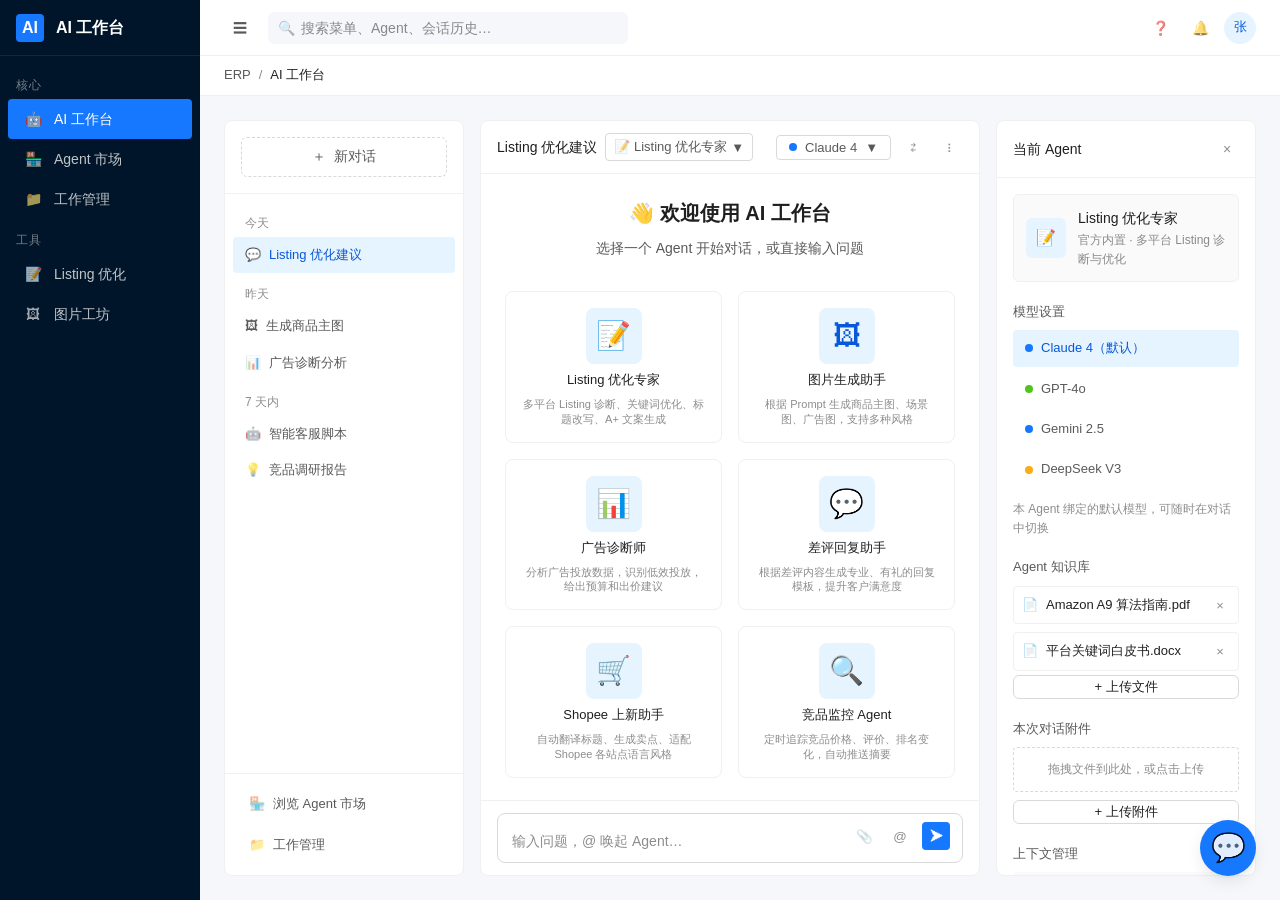
<file: prototypes/ai-workspace/ai-20260526-021657/index.html>
<!DOCTYPE html>
<html lang="zh-CN">
<head>
<meta charset="UTF-8">
<meta name="viewport" content="width=device-width, initial-scale=1.0">
<title>AI 工作台 v2 · 跨境电商 ERP</title>
<link rel="stylesheet" href="./tokens.css">
<link rel="stylesheet" href="./styles.css">
</head>
<body>

<div class="toast" id="toast">操作成功</div>

<!-- =============================================================
     ERP SHELL
     ============================================================= -->
<div class="c-shell" data-collapsed="false" id="shell">

  <!-- Sider -->
  <aside class="c-shell__sider" aria-label="主导航">
    <div class="c-shell__brand">
      <span class="c-shell__brand-logo">AI</span>
      <span class="c-shell__brand-text">AI 工作台</span>
    </div>
    <ul class="c-shell__menu" role="menu">
      <li class="c-shell__menu-group">核心</li>
      <li class="c-shell__menu-item c-shell__menu-item--active" data-page="ai-workspace" role="menuitem">
        <span class="c-shell__menu-icon">🤖</span><span>AI 工作台</span>
      </li>
      <li class="c-shell__menu-item" data-page="agent-market" role="menuitem">
        <span class="c-shell__menu-icon">🏪</span><span>Agent 市场</span>
      </li>
      <li class="c-shell__menu-item" data-page="workspace-mgmt" role="menuitem">
        <span class="c-shell__menu-icon">📁</span><span>工作管理</span>
      </li>
      <li class="c-shell__menu-group">工具</li>
      <li class="c-shell__menu-item" data-page="listing" role="menuitem">
        <span class="c-shell__menu-icon">📝</span><span>Listing 优化</span>
      </li>
      <li class="c-shell__menu-item" data-page="image" role="menuitem">
        <span class="c-shell__menu-icon">🖼</span><span>图片工坊</span>
      </li>
    </ul>
  </aside>

  <!-- Header -->
  <header class="c-shell__header">
    <span class="c-shell__collapse-btn" title="折叠侧边栏" data-action="collapse">☰</span>
    <div class="c-shell__header-search">
      <span class="c-shell__header-search-icon">🔍</span>
      <input class="input" placeholder="搜索菜单、Agent、会话历史…" />
    </div>
    <div class="c-shell__header-actions">
      <span class="c-shell__icon-btn" title="帮助">❓</span>
      <span class="c-shell__icon-btn" title="通知">🔔</span>
      <div class="c-shell__avatar" title="张明远">张</div>
    </div>
  </header>

  <!-- Breadcrumb -->
  <nav class="c-shell__crumb" aria-label="面包屑">
    <a href="#">ERP</a>
    <span class="c-shell__crumb-sep">/</span>
    <span class="c-shell__crumb-current" id="crumbCurrent">AI 工作台</span>
  </nav>

  <!-- Content -->
  <main class="c-shell__content">

    <!-- ==================== AI WORKSPACE ==================== -->
    <div class="page active" id="page-ai-workspace">
      <div class="ai-workspace">
        <!-- Left Sidebar -->
        <div class="ai-workspace__sidebar">
          <div class="aws-sidebar__top">
            <button class="aws-sidebar__new" onclick="newConversation()">
              <span>＋</span> 新对话
            </button>
          </div>
          <div class="aws-sidebar__list" id="conversationList">
            <div class="aws-sidebar__group">今天</div>
            <div class="aws-sidebar__item aws-sidebar__item--active" data-conv="1" onclick="switchConversation(1)">
              <span>💬</span> Listing 优化建议
            </div>
            <div class="aws-sidebar__group">昨天</div>
            <div class="aws-sidebar__item" data-conv="2" onclick="switchConversation(2)">
              <span>🖼</span> 生成商品主图
            </div>
            <div class="aws-sidebar__item" data-conv="3" onclick="switchConversation(3)">
              <span>📊</span> 广告诊断分析
            </div>
            <div class="aws-sidebar__group">7 天内</div>
            <div class="aws-sidebar__item" data-conv="4" onclick="switchConversation(4)">
              <span>🤖</span> 智能客服脚本
            </div>
            <div class="aws-sidebar__item" data-conv="5" onclick="switchConversation(5)">
              <span>💡</span> 竞品调研报告
            </div>
          </div>
          <div class="aws-sidebar__bottom">
            <div class="aws-sidebar__link" onclick="switchPage('agent-market')">
              <span>🏪</span> 浏览 Agent 市场
            </div>
            <div class="aws-sidebar__link" onclick="switchPage('workspace-mgmt')">
              <span>📁</span> 工作管理
            </div>
          </div>
        </div>

        <!-- Main Chat -->
        <div class="ai-workspace__main">
          <div class="aws-main__header">
            <div class="aws-main__title-section">
              <div class="aws-main__title" id="chatTitle">Listing 优化建议</div>
              <button class="aws-main__agent-switch" onclick="toggleAgentSelector()" id="agentSwitchBtn" title="切换 Agent">
                <span id="agentSwitchLabel">📝 Listing 优化专家</span>
                <span>▼</span>
              </button>
            </div>
            <div class="aws-main__actions">
              <button class="aws-main__model" onclick="toggleModelDropdown()" id="modelSelector">
                <span style="width:8px;height:8px;border-radius:50%;background:var(--color-primary-6);display:inline-block;"></span>
                <span>Claude 4</span>
                <span>▼</span>
              </button>
              <button class="aws-input__btn" title="收起右侧面板" onclick="toggleRightPanel()">⇄</button>
              <button class="aws-input__btn" title="更多" onclick="showToast('更多功能开发中')">⋮</button>
            </div>
          </div>

          <!-- Agent Selector Dropdown -->
          <div id="agentSelectorDropdown" style="display:none;position:absolute;top:52px;left:0;z-index:200;background:var(--color-bg-elevated);border:1px solid var(--color-border-secondary);border-radius:var(--radius-lg);box-shadow:var(--shadow-2);padding:var(--space-2);min-width:300px;max-height:400px;overflow-y:auto;margin:var(--space-1);">
            <div style="font-size:var(--font-size-xs);color:var(--color-text-tertiary);padding:var(--space-2) var(--space-3);font-weight:var(--font-weight-medium);">切换 Agent</div>
            <div id="agentSelectorList" style="display:flex;flex-direction:column;gap:var(--space-1);"></div>
          </div>

          <!-- Model Dropdown (absolute positioned via JS) -->
          <div id="modelDropdown" style="display:none;position:absolute;top:52px;right:320px;z-index:200;background:var(--color-bg-elevated);border:1px solid var(--color-border-secondary);border-radius:var(--radius-lg);box-shadow:var(--shadow-2);padding:var(--space-2);min-width:180px;">
            <div style="font-size:var(--font-size-xs);color:var(--color-text-tertiary);padding:var(--space-2);">选择模型</div>
            <div class="model-options" id="modelOptions">
              <div class="model-option model-option--active" data-model="claude" onclick="selectModel('claude')">
                <span class="model-option__dot" style="background:var(--color-primary-6)"></span> Claude 4
              </div>
              <div class="model-option" data-model="gpt" onclick="selectModel('gpt')">
                <span class="model-option__dot" style="background:var(--color-success)"></span> GPT-4o
              </div>
              <div class="model-option" data-model="gemini" onclick="selectModel('gemini')">
                <span class="model-option__dot" style="background:var(--color-info)"></span> Gemini 2.5
              </div>
              <div class="model-option" data-model="deepseek" onclick="selectModel('deepseek')">
                <span class="model-option__dot" style="background:var(--color-warning)"></span> DeepSeek V3
              </div>
            </div>
          </div>

          <!-- Welcome Page -->
          <div class="aws-main__welcome" id="welcomePage" style="display:none;">
            <div class="welcome-header">
              <h2>👋 欢迎使用 AI 工作台</h2>
              <p>选择一个 Agent 开始对话，或直接输入问题</p>
            </div>
            <div class="welcome-agents" id="welcomeAgentsList">
              <!-- Agent cards will be rendered here by JS -->
            </div>
          </div>

          <div class="aws-main__messages" id="chatMessages">
            <div class="chat-msg chat-msg--bot" id="msg-1">
              <div class="chat-msg__avatar chat-msg__avatar--bot">🤖</div>
              <div class="chat-msg__body">
                <div class="chat-msg__bubble">你好！我是 AI 系统顾问。当前已绑定「Listing 优化专家」Agent，可以帮你：</div>
                <div class="chat-msg__time">刚刚</div>
              </div>
              <button class="chat-msg__delete" title="删除此消息" onclick="deleteChatMsg(1)">×</button>
            </div>
            <div class="chat-msg chat-msg--user" id="msg-2">
              <div class="chat-msg__avatar chat-msg__avatar--user">张</div>
              <div class="chat-msg__body">
                <div class="chat-msg__bubble">帮我诊断一下 B0ABC12345 这个 ASIN 的 Listing</div>
                <div class="chat-msg__time">刚刚</div>
              </div>
              <button class="chat-msg__delete" title="删除此消息" onclick="deleteChatMsg(2)">×</button>
            </div>
            <div class="chat-msg chat-msg--bot" id="msg-3">
              <div class="chat-msg__avatar chat-msg__avatar--bot">🤖</div>
              <div class="chat-msg__body">
                <div class="chat-msg__bubble">好的，正在从 Amazon US 获取 Listing 数据…

获取完成。诊断结果如下：

⚠️ **标题过长** — 当前 198 字符，建议压缩至 180 以内
📉 **关键词缺失** — 缺少 "noise cancelling wireless" 等高流量词
🖼 **主图建议** — 当前主图背景偏暗，建议改用纯白底
⭐ **评价回复** — 有 3 条差评未回复，建议优先处理

需要我直接生成优化方案吗？</div>
                <div class="chat-msg__time">刚刚</div>
              </div>
              <button class="chat-msg__delete" title="删除此消息" onclick="deleteChatMsg(3)">×</button>
            </div>
          </div>

          <div class="aws-main__quick" id="chatQuick">
            <button class="aws-quick-btn" onclick="quickChat('生成优化方案')">✨ 生成优化方案</button>
            <button class="aws-quick-btn" onclick="quickChat('查看竞品对比')">📊 竞品对比</button>
            <button class="aws-quick-btn" onclick="quickChat('帮我写回复模板')">💬 差评回复</button>
            <button class="aws-quick-btn" onclick="quickChat('生成 A+ 页面文案')">📝 A+ 文案</button>
          </div>

          <!-- @ Command Panel -->
          <div class="at-command-panel" id="atCommandPanel" data-open="false">
            <div class="at-command-panel__head">
              <span>@ 命令面板</span>
              <button onclick="closeAtCommandPanel()" style="border:none;background:none;cursor:pointer;color:var(--color-text-tertiary);font-size:20px;">✕</button>
            </div>
            <div class="at-command-panel__body">
              <div class="at-command-section">
                <div class="at-command-section__title">🤖 切换 Agent</div>
                <div class="at-command-list" id="atAgentList"></div>
              </div>
              <div class="at-command-section">
                <div class="at-command-section__title">⚡ 快捷命令</div>
                <div class="at-command-list">
                  <div class="at-command-item" onclick="atInsertCommand('生成优化方案')"><span class="at-command-item__icon">✨</span><div class="at-command-item__info"><div class="at-command-item__name">生成优化方案</div><div class="at-command-item__desc">针对当前 Listing 生成优化建议</div></div></div>
                  <div class="at-command-item" onclick="atInsertCommand('查看竞品对比')"><span class="at-command-item__icon">📊</span><div class="at-command-item__info"><div class="at-command-item__name">查看竞品对比</div><div class="at-command-item__desc">对比竞品价格、评价、排名</div></div></div>
                  <div class="at-command-item" onclick="atInsertCommand('帮我写回复模板')"><span class="at-command-item__icon">💬</span><div class="at-command-item__info"><div class="at-command-item__name">帮我写回复模板</div><div class="at-command-item__desc">生成差评/客服回复消息</div></div></div>
                  <div class="at-command-item" onclick="atInsertCommand('生成 A+ 页面文案')"><span class="at-command-item__icon">📝</span><div class="at-command-item__info"><div class="at-command-item__name">生成 A+ 页面文案</div><div class="at-command-item__desc">生成品牌故事 & 图文模块</div></div></div>
                  <div class="at-command-item" onclick="atInsertCommand('分析广告数据')"><span class="at-command-item__icon">📈</span><div class="at-command-item__info"><div class="at-command-item__name">分析广告数据</div><div class="at-command-item__desc">诊断广告投放效率与 ACoS</div></div></div>
                  <div class="at-command-item" onclick="atInsertCommand('翻译标题到多语种')"><span class="at-command-item__icon">🌐</span><div class="at-command-item__info"><div class="at-command-item__name">翻译标题到多语种</div><div class="at-command-item__desc">适配 Shopee / Lazada 各站点</div></div></div>
                </div>
              </div>
              <div class="at-command-section">
                <div class="at-command-section__title">🛠 Agent 管理</div>
                <div class="at-command-list">
                  <div class="at-command-item" onclick="openAgentBuilder();closeAtCommandPanel();"><span class="at-command-item__icon">➕</span><div class="at-command-item__info"><div class="at-command-item__name">创建新 Agent</div><div class="at-command-item__desc">自定义 Prompt、知识库与模型</div></div></div>
                  <div class="at-command-item" onclick="switchPage('agent-market');closeAtCommandPanel();"><span class="at-command-item__icon">🏪</span><div class="at-command-item__info"><div class="at-command-item__name">浏览 Agent 市场</div><div class="at-command-item__desc">发现更多官方和社区 Agent</div></div></div>
                  <div class="at-command-item" onclick="atInsertCommand('/clear')"><span class="at-command-item__icon">🗑</span><div class="at-command-item__info"><div class="at-command-item__name">清空对话</div><div class="at-command-item__desc">重置当前会话上下文</div></div></div>
                  <div class="at-command-item" onclick="switchPage('workspace-mgmt');closeAtCommandPanel();"><span class="at-command-item__icon">📁</span><div class="at-command-item__info"><div class="at-command-item__name">查看历史任务</div><div class="at-command-item__desc">打开工作管理页面</div></div></div>
                </div>
              </div>
            </div>
          </div>

          <div class="aws-main__input">
            <div class="aws-input">
              <textarea id="chatInput" placeholder="输入问题，@ 唤起 Agent…" rows="1" onkeydown="if(event.key==='Enter' && !event.shiftKey){event.preventDefault();sendChat();}"></textarea>
              <div class="aws-input__actions">
                <button class="aws-input__btn" title="附件" onclick="showToast('附件功能开发中')">📎</button>
                <button class="aws-input__btn" id="atBtn" title="@ 命令面板" onclick="toggleAtCommandPanel()">@</button>
                <button class="aws-input__send" id="sendBtn" onclick="sendChat()">➤</button>
              </div>
            </div>
          </div>
        </div>

        <!-- Right Panel -->
        <div class="ai-workspace__right" id="rightPanel" data-collapsed="false">
          <div class="aws-right__header">
            <span class="aws-right__title">当前 Agent</span>
            <span class="aws-right__close" onclick="toggleRightPanel()">×</span>
          </div>
          <div class="aws-right__body">
            <div class="aws-right__section">
              <div class="aws-right__agent">
                <div class="aws-right__agent-avatar">📝</div>
                <div class="aws-right__agent-info">
                  <div class="aws-right__agent-name">Listing 优化专家</div>
                  <div class="aws-right__agent-desc">官方内置 · 多平台 Listing 诊断与优化</div>
                </div>
              </div>
            </div>
            <div class="aws-right__section">
              <div class="aws-right__section-title">模型设置</div>
              <div class="model-options">
                <div class="model-option model-option--active">
                  <span class="model-option__dot" style="background:var(--color-primary-6)"></span> Claude 4（默认）
                </div>
                <div class="model-option">
                  <span class="model-option__dot" style="background:var(--color-success)"></span> GPT-4o
                </div>
                <div class="model-option">
                  <span class="model-option__dot" style="background:var(--color-info)"></span> Gemini 2.5
                </div>
                <div class="model-option">
                  <span class="model-option__dot" style="background:var(--color-warning)"></span> DeepSeek V3
                </div>
              </div>
              <div class="c-field" style="margin-top:var(--space-3);">
                <label style="font-size:var(--font-size-xs);color:var(--color-text-tertiary);">本 Agent 绑定的默认模型，可随时在对话中切换</label>
              </div>
            </div>
            <!-- Agent Knowledge Base (read-only for others' agents) -->
            <div class="aws-right__section" id="kbSection">
              <div class="aws-right__section-title">Agent 知识库 <span style="font-size:11px;color:var(--color-text-tertiary);font-weight:400;" id="kbOwnerHint"></span></div>
              <div style="display:flex;flex-direction:column;gap:var(--space-2);" id="kbFileList">
                <div style="display:flex;align-items:center;gap:var(--space-2);padding:var(--space-2);border-radius:var(--radius-sm);border:1px solid var(--color-border-secondary);font-size:var(--font-size-sm);" class="kb-file-item" data-id="1">
                  <span>📄</span> <span style="flex:1;min-width:0;overflow:hidden;text-overflow:ellipsis;">Amazon A9 算法指南.pdf</span>
                  <button class="kb-delete-btn" onclick="onDeleteKBClick(1)" title="删除">×</button>
                </div>
                <div style="display:flex;align-items:center;gap:var(--space-2);padding:var(--space-2);border-radius:var(--radius-sm);border:1px solid var(--color-border-secondary);font-size:var(--font-size-sm);" class="kb-file-item" data-id="2">
                  <span>📄</span> <span style="flex:1;min-width:0;overflow:hidden;text-overflow:ellipsis;">平台关键词白皮书.docx</span>
                  <button class="kb-delete-btn" onclick="onDeleteKBClick(2)" title="删除">×</button>
                </div>
              </div>
              <button class="btn btn--sm" style="width:100%;margin-top:var(--space-1);" id="kbUploadBtn" onclick="onUploadKBClick()">+ 上传文件</button>
            </div>

            <!-- Conversation Attachments (personal, always editable) -->
            <div class="aws-right__section">
              <div class="aws-right__section-title">本次对话附件</div>
              <div style="display:flex;flex-direction:column;gap:var(--space-2);">
                <div style="padding:var(--space-3);text-align:center;color:var(--color-text-tertiary);font-size:var(--font-size-xs);border:1px dashed var(--color-border);border-radius:var(--radius-sm);">
                  拖拽文件到此处，或点击上传
                </div>
                <button class="btn btn--sm" style="width:100%;" onclick="uploadAttachment()">+ 上传附件</button>
              </div>
            </div>

            <!-- Context Management Section -->
            <div class="aws-right__section">
              <div class="aws-right__section-title">上下文管理</div>
              <div style="display:flex;flex-direction:column;gap:var(--space-2);font-size:var(--font-size-xs);">
                <div style="padding:var(--space-2);background:var(--color-bg-spotlight);border-radius:var(--radius-sm);">
                  <div style="color:var(--color-text-tertiary);margin-bottom:var(--space-1);">当前上下文</div>
                  <div style="color:var(--color-text);font-weight:var(--font-weight-semibold);">
                    <span id="contextMsgCount">3</span> 条消息
                  </div>
                  <div style="color:var(--color-text-tertiary);font-size:10px;margin-top:2px;">
                    约 <span id="contextTokens">1,240</span> Tokens
                  </div>
                </div>
                <button class="btn btn--sm" style="width:100%;" onclick="toggleContextPanel()">📋 管理对话</button>
                <button class="btn btn--sm" style="width:100%;" onclick="compressContext()">📝 AI 总结上下文</button>
              </div>
            </div>
            <div class="aws-right__section">
              <div class="aws-right__section-title">操作</div>
              <div style="display:flex;flex-direction:column;gap:var(--space-2);" id="rightPanelActions">
                <button class="btn btn--sm action-edit" style="width:100%;" onclick="onEditAgentClick()">✏️ 编辑此 Agent</button>
                <button class="btn btn--sm action-share" style="width:100%;" onclick="onShareAgentClick()">📤 分享 Agent</button>
                <button class="btn btn--sm action-fork" style="width:100%;display:none;" onclick="showToast('Fork 功能开发中')">🍴 Fork 此 Agent</button>
                <button class="btn btn--sm" style="width:100%;color:var(--color-error);border-color:var(--color-error-border);" onclick="clearAllContext()">🗑 清空对话</button>
              </div>
            </div>

            <!-- Demo: Permission Preview (for dev/test only) -->
            <div class="aws-right__section" style="border-top:2px dashed var(--color-border-secondary);padding-top:var(--space-3);margin-top:var(--space-2);">
              <div style="font-size:11px;color:var(--color-text-tertiary);margin-bottom:var(--space-2);display:flex;align-items:center;gap:var(--space-1);">
                <span>🧪</span> <span id="demoPermissionLabel">👤 当前视角：Agent 创建者</span>
              </div>
              <div style="font-size:11px;color:var(--color-text-tertiary);margin-bottom:var(--space-2);">切换 Agent 体验不同权限：</div>
              <div style="display:flex;flex-direction:column;gap:var(--space-1);">
                <button class="btn btn--sm" style="width:100%;font-size:11px;justify-content:flex-start;" onclick="switchAgent(1)">📝 Listing 优化专家（官方 · 可 Fork）</button>
                <button class="btn btn--sm" style="width:100%;font-size:11px;justify-content:flex-start;" onclick="switchAgent(3)">📊 广告诊断师（他人 · 可 Fork）</button>
                <button class="btn btn--sm" style="width:100%;font-size:11px;justify-content:flex-start;" onclick="switchAgent(5)">🛒 Shopee 上新助手（他人 · 不可 Fork）</button>
              </div>
            </div>
          </div>
        </div>
      </div>
    </div>

    <!-- ==================== AGENT MARKET ==================== -->
    <div class="page" id="page-agent-market">
      <div class="agent-market__header">
        <div>
          <h1 style="margin:0;font-size:var(--font-size-2xl);font-weight:var(--font-weight-semibold);">Agent 市场</h1>
          <p style="margin:var(--space-1) 0 0;font-size:var(--font-size-sm);color:var(--color-text-secondary);">发现和使用团队分享的 AI 智能体，也可以基于现有 Agent 二次创作</p>
        </div>
        <div style="display:flex;gap:var(--space-2);">
          <input class="input" placeholder="搜索 Agent…" style="width:240px;" />
          <button class="btn btn--primary" onclick="openAgentBuilder()">+ 创建 Agent</button>
        </div>
      </div>

      <div style="display:flex;gap:var(--space-2);margin-bottom:var(--space-4);flex-wrap:wrap;">
        <span class="tag tag--processing" style="cursor:pointer;">全部</span>
        <span class="tag tag--default" style="cursor:pointer;">运营</span>
        <span class="tag tag--default" style="cursor:pointer;">设计</span>
        <span class="tag tag--default" style="cursor:pointer;">客服</span>
        <span class="tag tag--default" style="cursor:pointer;">数据</span>
        <span class="tag tag--default" style="cursor:pointer;">我创建的</span>
      </div>

      <div class="agent-market__grid" id="agentMarketGrid">
        <!-- Cards rendered by JS -->
      </div>
    </div>

    <!-- ==================== WORKSPACE MANAGEMENT ==================== -->
    <div class="page" id="page-workspace-mgmt">
      <header style="display:flex;align-items:flex-start;justify-content:space-between;gap:var(--space-4);margin-bottom:var(--space-4);">
        <div>
          <h1 style="margin:0;font-size:var(--font-size-2xl);font-weight:var(--font-weight-semibold);">工作管理</h1>
          <p style="margin:var(--space-1) 0 0;font-size:var(--font-size-sm);color:var(--color-text-secondary);">管理你的对话历史、Agent、任务记录和收藏</p>
        </div>
      </header>

      <div class="ws-mgmt__tabs">
        <span class="ws-mgmt__tab ws-mgmt__tab--active" data-tab="history" onclick="switchWsTab('history')">对话历史</span>
        <span class="ws-mgmt__tab" data-tab="my-agents" onclick="switchWsTab('my-agents')">我的 Agent</span>
        <span class="ws-mgmt__tab" data-tab="tasks" onclick="switchWsTab('tasks')">任务记录</span>
        <span class="ws-mgmt__tab" data-tab="favorites" onclick="switchWsTab('favorites')">收藏</span>
      </div>

      <!-- Tab: History -->
      <div class="ws-panel active" id="panel-history">
        <div style="display:flex;gap:var(--space-3);margin-bottom:var(--space-4);">
          <input class="input" placeholder="搜索对话内容…" style="max-width:320px;" />
          <div class="ant-select" data-value="全部 Agent" style="min-width:140px;">
            <div class="ant-select-trigger" onclick="toggleAntSelect(this)"><span>全部 Agent</span><span>▼</span></div>
            <div class="ant-select-dropdown">
              <div class="ant-select-option ant-select-option--active" onclick="selectAntOption(this,'全部 Agent')">全部 Agent</div>
              <div class="ant-select-option" onclick="selectAntOption(this,'Listing 优化专家')">Listing 优化专家</div>
              <div class="ant-select-option" onclick="selectAntOption(this,'图片生成助手')">图片生成助手</div>
              <div class="ant-select-option" onclick="selectAntOption(this,'广告诊断师')">广告诊断师</div>
            </div>
          </div>
          <div class="ant-select" data-value="全部时间" style="min-width:120px;">
            <div class="ant-select-trigger" onclick="toggleAntSelect(this)"><span>全部时间</span><span>▼</span></div>
            <div class="ant-select-dropdown">
              <div class="ant-select-option ant-select-option--active" onclick="selectAntOption(this,'全部时间')">全部时间</div>
              <div class="ant-select-option" onclick="selectAntOption(this,'今天')">今天</div>
              <div class="ant-select-option" onclick="selectAntOption(this,'7 天内')">7 天内</div>
              <div class="ant-select-option" onclick="selectAntOption(this,'30 天内')">30 天内</div>
            </div>
          </div>
        </div>
        <div class="conv-list" id="historyList">
          <!-- JS rendered -->
        </div>
      </div>

      <!-- Tab: My Agents -->
      <div class="ws-panel" id="panel-my-agents">
        <div style="display:flex;justify-content:space-between;align-items:center;margin-bottom:var(--space-4);">
          <div style="display:flex;gap:var(--space-3);">
            <input class="input" placeholder="搜索我的 Agent…" style="max-width:320px;" />
          </div>
          <button class="btn btn--primary" onclick="openAgentBuilder()">+ 新建 Agent</button>
        </div>
        <div class="agent-market__grid" id="myAgentsGrid">
          <!-- JS rendered -->
        </div>
      </div>

      <!-- Tab: Tasks -->
      <div class="ws-panel" id="panel-tasks">
        <div style="display:flex;gap:var(--space-3);margin-bottom:var(--space-4);">
          <div class="ant-select" data-value="全部类型" style="min-width:120px;">
            <div class="ant-select-trigger" onclick="toggleAntSelect(this)"><span>全部类型</span><span>▼</span></div>
            <div class="ant-select-dropdown">
              <div class="ant-select-option ant-select-option--active" onclick="selectAntOption(this,'全部类型')">全部类型</div>
              <div class="ant-select-option" onclick="selectAntOption(this,'Listing 优化')">Listing 优化</div>
              <div class="ant-select-option" onclick="selectAntOption(this,'图片生成')">图片生成</div>
              <div class="ant-select-option" onclick="selectAntOption(this,'广告诊断')">广告诊断</div>
            </div>
          </div>
          <div class="ant-select" data-value="全部状态" style="min-width:120px;">
            <div class="ant-select-trigger" onclick="toggleAntSelect(this)"><span>全部状态</span><span>▼</span></div>
            <div class="ant-select-dropdown">
              <div class="ant-select-option ant-select-option--active" onclick="selectAntOption(this,'全部状态')">全部状态</div>
              <div class="ant-select-option" onclick="selectAntOption(this,'已完成')">已完成</div>
              <div class="ant-select-option" onclick="selectAntOption(this,'进行中')">进行中</div>
              <div class="ant-select-option" onclick="selectAntOption(this,'失败')">失败</div>
            </div>
          </div>
        </div>
        <div class="surface-panel" style="overflow:hidden;">
          <table style="width:100%;border-collapse:collapse;font-size:var(--font-size-sm);">
            <thead>
              <tr style="border-bottom:1px solid var(--color-border-secondary);background:var(--color-bg-spotlight);">
                <th style="text-align:left;padding:var(--space-3) var(--space-4);font-weight:var(--font-weight-medium);color:var(--color-text-secondary);">任务</th>
                <th style="text-align:left;padding:var(--space-3) var(--space-4);font-weight:var(--font-weight-medium);color:var(--color-text-secondary);">Agent</th>
                <th style="text-align:left;padding:var(--space-3) var(--space-4);font-weight:var(--font-weight-medium);color:var(--color-text-secondary);">时间</th>
                <th style="text-align:left;padding:var(--space-3) var(--space-4);font-weight:var(--font-weight-medium);color:var(--color-text-secondary);">状态</th>
                <th style="text-align:left;padding:var(--space-3) var(--space-4);font-weight:var(--font-weight-medium);color:var(--color-text-secondary);">操作</th>
              </tr>
            </thead>
            <tbody id="tasksTableBody">
              <!-- JS rendered -->
            </tbody>
          </table>
        </div>
      </div>

      <!-- Tab: Favorites -->
      <div class="ws-panel" id="panel-favorites">
        <div class="conv-list" id="favoritesList">
          <div class="conv-item">
            <div class="conv-item__icon">⭐</div>
            <div class="conv-item__info">
              <div class="conv-item__title">Amazon 标题优化 Prompt 模板</div>
              <div class="conv-item__meta">收藏于 2026-05-15 · 运营工具</div>
            </div>
            <button class="btn btn--sm">使用</button>
          </div>
          <div class="conv-item">
            <div class="conv-item__icon">⭐</div>
            <div class="conv-item__info">
              <div class="conv-item__title">TikTok 爆款文案公式</div>
              <div class="conv-item__meta">收藏于 2026-05-14 · 营销工具</div>
            </div>
            <button class="btn btn--sm">使用</button>
          </div>
        </div>
      </div>
    </div>

    <!-- ==================== LISTING OPTIMIZATION ==================== -->
    <div class="page" id="page-listing">
      <div class="listing-page">
        <header style="display:flex;align-items:flex-start;justify-content:space-between;gap:var(--space-4);margin-bottom:var(--space-4);">
          <div>
            <h1 style="margin:0;font-size:var(--font-size-2xl);font-weight:var(--font-weight-semibold);">Listing 优化</h1>
            <p style="margin:var(--space-1) 0 0;font-size:var(--font-size-sm);color:var(--color-text-secondary);">输入 ASIN 或 Listing ID，AI 自动诊断并生成优化方案</p>
          </div>
          <button class="btn btn--primary" onclick="switchPage('ai-workspace');quickChat('帮我优化 Listing')">🤖 在 AI 工作台中打开</button>
        </header>

        <div style="display:flex;gap:var(--space-2);margin-bottom:var(--space-4);">
          <button class="tag platform-tag tag--selected" onclick="selectPlatform(this)" data-platform="amazon">Amazon</button>
          <button class="tag platform-tag tag--default" onclick="selectPlatform(this)" data-platform="shopee">Shopee</button>
          <button class="tag platform-tag tag--default" onclick="selectPlatform(this)" data-platform="lazada">Lazada</button>
          <button class="tag platform-tag tag--default" onclick="selectPlatform(this)" data-platform="tiktok">TikTok</button>
        </div>

        <div class="listing-input-row">
          <input class="input" id="listingInput" placeholder="输入 ASIN、Listing ID 或粘贴链接…" value="B0ABC12345" />
          <button class="btn btn--primary" onclick="fetchListing()">获取并诊断</button>
        </div>

        <div class="listing-result">
          <div class="listing-panel">
            <div class="listing-panel__header">
              <span class="listing-panel__title">原始 Listing</span>
              <span class="tag tag--default">Amazon US</span>
            </div>
            <div class="listing-panel__body" id="listingOriginal">
              <div class="listing-empty">
                <div class="listing-empty__icon">📋</div>
                <p>输入 ASIN 后自动拉取数据</p>
              </div>
            </div>
          </div>
          <div class="listing-panel">
            <div class="listing-panel__header">
              <span class="listing-panel__title">AI 优化结果</span>
              <div style="display:flex;gap:var(--space-1);">
                <span class="tag tag--processing">Claude 4</span>
              </div>
            </div>
            <div class="listing-panel__body" id="listingOptimized">
              <div class="listing-empty">
                <div class="listing-empty__icon">✨</div>
                <p>获取 Listing 后生成优化方案</p>
              </div>
            </div>
          </div>
        </div>
      </div>
    </div>

    <!-- ==================== IMAGE STUDIO ==================== -->
    <div class="page" id="page-image">
      <header style="display:flex;align-items:flex-start;justify-content:space-between;gap:var(--space-4);margin-bottom:var(--space-4);">
        <div>
          <h1 style="margin:0;font-size:var(--font-size-2xl);font-weight:var(--font-weight-semibold);">图片工坊 (V3 高级视觉引擎)</h1>
          <p style="margin:var(--space-1) 0 0;font-size:var(--font-size-sm);color:var(--color-text-secondary);">基于 Agent 调度的图生图与高级修图工具链</p>
        </div>
        <button class="btn btn--primary" onclick="switchPage('ai-workspace');quickChat('帮我处理商品图')">🤖 在 AI 工作台中打开</button>
      </header>

      <div class="image-studio-layout" style="display:flex;gap:var(--space-4);height:calc(100vh - 220px);background:var(--color-bg-container);border:1px solid var(--color-border-secondary);border-radius:var(--radius-lg);overflow:hidden;">
        
        <!-- Left Sub-sidebar -->
        <div class="is-sidebar" style="width:200px;border-right:1px solid var(--color-border-secondary);display:flex;flex-direction:column;padding:var(--space-3) 0;">
          <div style="font-size:var(--font-size-xs);color:var(--color-text-tertiary);padding:0 var(--space-4) var(--space-2);font-weight:var(--font-weight-medium);">模特图</div>
          <div class="is-menu-item" style="padding:var(--space-2) var(--space-4);cursor:pointer;display:flex;align-items:center;gap:var(--space-2);color:var(--color-text-secondary);font-size:var(--font-size-sm);">
            <span>🧍</span> AI 换模特
          </div>
          <div class="is-menu-item active" style="padding:var(--space-2) var(--space-4);cursor:pointer;display:flex;align-items:center;gap:var(--space-2);color:var(--color-primary-6);background:var(--color-primary-bg);font-size:var(--font-size-sm);border-right:3px solid var(--color-primary-6);">
            <span>🖼</span> AI 换场景
          </div>
          <div class="is-menu-item" style="padding:var(--space-2) var(--space-4);cursor:pointer;display:flex;align-items:center;gap:var(--space-2);color:var(--color-text-secondary);font-size:var(--font-size-sm);">
            <span>👗</span> AI 穿衣
          </div>
          <div class="is-menu-item" style="padding:var(--space-2) var(--space-4);cursor:pointer;display:flex;align-items:center;gap:var(--space-2);color:var(--color-text-secondary);font-size:var(--font-size-sm);">
            <span>⌚</span> AI 穿戴
          </div>
          
          <div style="font-size:var(--font-size-xs);color:var(--color-text-tertiary);padding:var(--space-4) var(--space-4) var(--space-2);font-weight:var(--font-weight-medium);">更多</div>
          <div class="is-menu-item" style="padding:var(--space-2) var(--space-4);cursor:pointer;display:flex;align-items:center;gap:var(--space-2);color:var(--color-text-secondary);font-size:var(--font-size-sm);">
            <span>🎨</span> 自由生图
          </div>
        </div>

        <!-- Main Content Workspace -->
        <div class="is-main" style="flex:1;display:flex;flex-direction:column;padding:var(--space-4);overflow-y:auto;background:var(--color-bg-layout);">
          
          <div style="display:flex;align-items:center;gap:var(--space-2);margin-bottom:var(--space-4);">
            <div style="width:32px;height:32px;background:var(--color-primary-6);color:#fff;display:flex;align-items:center;justify-content:center;border-radius:var(--radius-sm);">📑</div>
            <h2 style="margin:0;font-size:var(--font-size-lg);font-weight:var(--font-weight-semibold);">Agent 提示词模板 / 工具链</h2>
            <span style="margin-left:auto;font-size:var(--font-size-xs);color:var(--color-text-tertiary);cursor:pointer;">📄 帮助文档</span>
          </div>

          <!-- Tools Grid -->
          <div style="display:grid;grid-template-columns:repeat(auto-fill, minmax(220px, 1fr));gap:var(--space-3);">
            
            <div class="is-tool-card" style="background:#fff;border:1px solid var(--color-border-secondary);border-radius:var(--radius-lg);padding:var(--space-3);cursor:pointer;transition:all var(--motion);display:flex;gap:var(--space-2);">
              <div style="flex:1;">
                <div style="font-weight:var(--font-weight-medium);font-size:var(--font-size);margin-bottom:4px;">主图</div>
                <div style="font-size:11px;color:var(--color-text-tertiary);">一键生成高清白底图</div>
              </div>
              <div style="width:32px;height:32px;background:var(--color-info-bg);color:var(--color-info);display:flex;align-items:center;justify-content:center;border-radius:50%;">🛍</div>
            </div>

            <div class="is-tool-card" style="background:#fff;border:1px solid var(--color-border-secondary);border-radius:var(--radius-lg);padding:var(--space-3);cursor:pointer;transition:all var(--motion);display:flex;gap:var(--space-2);">
              <div style="flex:1;">
                <div style="font-weight:var(--font-weight-medium);font-size:var(--font-size);margin-bottom:4px;">特写图</div>
                <div style="font-size:11px;color:var(--color-text-tertiary);">生成高清特写展示图</div>
              </div>
              <div style="width:32px;height:32px;background:var(--color-success-bg);color:var(--color-success);display:flex;align-items:center;justify-content:center;border-radius:50%;">🔍</div>
            </div>

            <div class="is-tool-card" style="background:#fff;border:1px solid var(--color-border-secondary);border-radius:var(--radius-lg);padding:var(--space-3);cursor:pointer;transition:all var(--motion);display:flex;gap:var(--space-2);">
              <div style="flex:1;">
                <div style="font-weight:var(--font-weight-medium);font-size:var(--font-size);margin-bottom:4px;">尺寸图</div>
                <div style="font-size:11px;color:var(--color-text-tertiary);">一键添加尺寸信息</div>
              </div>
              <div style="width:32px;height:32px;background:var(--color-warning-bg);color:var(--color-warning);display:flex;align-items:center;justify-content:center;border-radius:50%;">📏</div>
            </div>

            <div class="is-tool-card" style="background:#fff;border:1px solid var(--color-border-secondary);border-radius:var(--radius-lg);padding:var(--space-3);cursor:pointer;transition:all var(--motion);display:flex;gap:var(--space-2);">
              <div style="flex:1;">
                <div style="font-weight:var(--font-weight-medium);font-size:var(--font-size);margin-bottom:4px;">生成场景</div>
                <div style="font-size:11px;color:var(--color-text-tertiary);">自动生成商品场景图</div>
              </div>
              <div style="width:32px;height:32px;background:var(--color-primary-bg);color:var(--color-primary-6);display:flex;align-items:center;justify-content:center;border-radius:50%;">🏕</div>
            </div>

            <div class="is-tool-card" style="background:#fff;border:1px solid var(--color-border-secondary);border-radius:var(--radius-lg);padding:var(--space-3);cursor:pointer;transition:all var(--motion);display:flex;gap:var(--space-2);">
              <div style="flex:1;">
                <div style="font-weight:var(--font-weight-medium);font-size:var(--font-size);margin-bottom:4px;">商品合成</div>
                <div style="font-size:11px;color:var(--color-text-tertiary);">将多个元素合成一张</div>
              </div>
              <div style="width:32px;height:32px;background:var(--color-success-bg);color:var(--color-success);display:flex;align-items:center;justify-content:center;border-radius:50%;">🧩</div>
            </div>

            <div class="is-tool-card" style="background:#fff;border:1px solid var(--color-border-secondary);border-radius:var(--radius-lg);padding:var(--space-3);cursor:pointer;transition:all var(--motion);display:flex;gap:var(--space-2);">
              <div style="flex:1;">
                <div style="font-weight:var(--font-weight-medium);font-size:var(--font-size);margin-bottom:4px;">更换场景</div>
                <div style="font-size:11px;color:var(--color-text-tertiary);">自动更换商品场景</div>
              </div>
              <div style="width:32px;height:32px;background:var(--color-error-bg);color:var(--color-error);display:flex;align-items:center;justify-content:center;border-radius:50%;">🏞</div>
            </div>

            <div class="is-tool-card" style="background:#fff;border:1px solid var(--color-border-secondary);border-radius:var(--radius-lg);padding:var(--space-3);cursor:pointer;transition:all var(--motion);display:flex;gap:var(--space-2);">
              <div style="flex:1;">
                <div style="font-weight:var(--font-weight-medium);font-size:var(--font-size);margin-bottom:4px;">修复瑕疵</div>
                <div style="font-size:11px;color:var(--color-text-tertiary);">自动去除图片瑕疵</div>
              </div>
              <div style="width:32px;height:32px;background:var(--color-info-bg);color:var(--color-info);display:flex;align-items:center;justify-content:center;border-radius:50%;">🩹</div>
            </div>

            <div class="is-tool-card" style="background:#fff;border:1px solid var(--color-border-secondary);border-radius:var(--radius-lg);padding:var(--space-3);cursor:pointer;transition:all var(--motion);display:flex;gap:var(--space-2);">
              <div style="flex:1;">
                <div style="font-weight:var(--font-weight-medium);font-size:var(--font-size);margin-bottom:4px;">更换风格</div>
                <div style="font-size:11px;color:var(--color-text-tertiary);">自动重绘图片风格</div>
              </div>
              <div style="width:32px;height:32px;background:var(--color-warning-bg);color:var(--color-warning);display:flex;align-items:center;justify-content:center;border-radius:50%;">💫</div>
            </div>

          </div>

          <!-- Operation Area -->
          <div style="margin-top:auto;background:#fff;border:1px solid var(--color-border-secondary);border-radius:var(--radius-lg);padding:var(--space-4);display:flex;gap:var(--space-4);">
             <div style="flex:1;">
               <div style="font-size:var(--font-size-sm);color:var(--color-text-secondary);margin-bottom:var(--space-2);">
                 <strong>Agent 图像执行器：</strong>请提供 <span style="color:var(--color-primary-6);">[原图]</span>，系统将自动抠除背景，并按上述指令与光影比例将目标置入 <span style="color:var(--color-primary-6);">[新场景]</span> 中。
               </div>
               <div style="display:flex;gap:var(--space-3);margin-top:var(--space-3);">
                 <button class="btn" style="flex:1;border-style:dashed;">+ 上传原商品图</button>
                 <button class="btn" style="flex:1;border-style:dashed;">+ 上传参考场景/蒙版</button>
               </div>
             </div>
             <div style="width:140px;display:flex;flex-direction:column;justify-content:flex-end;">
                <button class="btn btn--primary" style="width:100%;height:40px;font-size:var(--font-size);">🚀 调度生成</button>
             </div>
          </div>

        </div>
      </div>
    </div>

  </main>
</div>

<!-- =============================================================
     GLOBAL: Agent Builder Modal
     ============================================================= -->
<div class="c-modal-mask" id="agentBuilderMask" data-open="false" onclick="if(event.target===this)closeAgentBuilder()"></div>
<div class="c-modal" id="agentBuilderModal" data-open="false" role="dialog" style="width:640px;">
  <header class="c-modal__head">
    <h3 style="margin:0;font-size:var(--font-size-lg);font-weight:var(--font-weight-semibold);">创建 Agent</h3>
    <span style="cursor:pointer;color:var(--color-text-secondary);" onclick="closeAgentBuilder()">×</span>
  </header>
  <div class="c-modal__body" style="gap:var(--space-3);">
    <div class="c-field">
      <label>头像 <span class="required">*</span></label>
      <div style="display:flex;align-items:center;gap:var(--space-3);">
        <div id="agentAvatarPreview" style="width:48px;height:48px;border-radius:var(--radius);background:var(--color-primary-bg);color:var(--color-primary-7);display:flex;align-items:center;justify-content:center;font-size:24px;cursor:pointer;border:1px dashed var(--color-border);">🤖</div>
        <span style="font-size:var(--font-size-xs);color:var(--color-text-tertiary);">点击选择 Emoji 头像</span>
      </div>
    </div>
    <div class="c-field">
      <label>名称 <span class="required">*</span></label>
      <input class="input" placeholder="给你的 Agent 命名" id="agentNameInput" />
    </div>
    <div class="c-field">
      <label>描述</label>
      <input class="input" placeholder="简短描述这个 Agent 的用途" id="agentDescInput" />
      <span class="hint">其他人会在 Agent 市场通过描述了解它</span>
    </div>
    <div class="c-field">
      <label>指令（System Prompt）<span class="required">*</span></label>
      <textarea class="input" style="height:120px;resize:none;padding:var(--space-3);" placeholder="定义这个 Agent 的行为、能力和限制…"></textarea>
      <span class="hint">指令会注入到每次对话的开头，决定 Agent 的风格和输出格式</span>
    </div>
    <div class="c-field">
      <label>对话开场白</label>
      <input class="input" placeholder="用户第一次打开时，Agent 自动发送的欢迎语" />
    </div>
    <div class="c-field">
      <label>默认模型</label>
      <div class="ant-select" data-value="Claude 4" style="width:100%;">
        <div class="ant-select-trigger" onclick="toggleAntSelect(this)"><span>Claude 4</span><span>▼</span></div>
        <div class="ant-select-dropdown">
          <div class="ant-select-option ant-select-option--active" onclick="selectAntOption(this,'Claude 4')">Claude 4</div>
          <div class="ant-select-option" onclick="selectAntOption(this,'GPT-4o')">GPT-4o</div>
          <div class="ant-select-option" onclick="selectAntOption(this,'Gemini 2.5')">Gemini 2.5</div>
          <div class="ant-select-option" onclick="selectAntOption(this,'DeepSeek V3')">DeepSeek V3</div>
        </div>
      </div>
    </div>
    <div class="c-field">
      <label>知识库</label>
      <button class="btn btn--sm" style="width:fit-content;">+ 上传文件</button>
      <span class="hint">支持 PDF、Word、TXT，最多 10 个文件</span>
    </div>
    <div class="c-field">
      <label>分享设置</label>
      <div style="display:flex;flex-direction:column;gap:var(--space-2);">
        <label style="display:flex;align-items:center;gap:var(--space-2);font-size:var(--font-size);color:var(--color-text);cursor:pointer;">
          <input type="radio" name="share" checked /> 仅自己使用
        </label>
        <label style="display:flex;align-items:center;gap:var(--space-2);font-size:var(--font-size);color:var(--color-text);cursor:pointer;">
          <input type="radio" name="share" /> 企业内部共享
        </label>
        <label style="display:flex;align-items:center;gap:var(--space-2);font-size:var(--font-size);color:var(--color-text);cursor:pointer;">
          <input type="radio" name="share" /> 允许他人 Fork（二次创作）
        </label>
      </div>
    </div>
  </div>
  <footer class="c-modal__foot">
    <button class="btn" onclick="closeAgentBuilder()">取消</button>
    <button class="btn btn--primary" onclick="saveAgent()">保存 Agent</button>
  </footer>
</div>

<!-- ============================================================
     CONTEXT MANAGEMENT MODAL
     ============================================================ -->
<div id="contextMask" class="c-modal-mask" data-open="false" onclick="if(event.target===this) closeContextPanel()"></div>
<div id="contextModal" class="c-modal" data-open="false" style="width:640px;">
  <div class="c-modal__head">
    <h3 style="margin:0;font-size:var(--font-size-lg);font-weight:var(--font-weight-semibold);">📋 上下文管理</h3>
    <button style="border:none;background:none;cursor:pointer;color:var(--color-text-secondary);font-size:24px;" onclick="closeContextPanel()">×</button>
  </div>
  <div class="c-modal__body">
    <!-- Context Info -->
    <div style="display:grid;grid-template-columns:1fr 1fr;gap:var(--space-3);margin-bottom:var(--space-4);padding:var(--space-3);background:var(--color-bg-spotlight);border-radius:var(--radius);">
      <div>
        <div style="font-size:var(--font-size-xs);color:var(--color-text-tertiary);">总消息数</div>
        <div style="font-size:var(--font-size-2xl);font-weight:var(--font-weight-semibold);color:var(--color-text);" id="modalMsgCount">12</div>
      </div>
      <div>
        <div style="font-size:var(--font-size-xs);color:var(--color-text-tertiary);">上下文 Tokens</div>
        <div style="font-size:var(--font-size-2xl);font-weight:var(--font-weight-semibold);color:var(--color-text);" id="modalTokens">4,850</div>
      </div>
    </div>

    <!-- Message List -->
    <div style="margin-bottom:var(--space-4);">
      <div style="font-size:var(--font-size-sm);font-weight:var(--font-weight-medium);margin-bottom:var(--space-2);">对话历史</div>
      <div style="max-height:300px;overflow-y:auto;display:flex;flex-direction:column;gap:var(--space-2);" id="contextMsgList">
        <div style="padding:var(--space-2);border-radius:var(--radius-sm);background:var(--color-bg-container);border:1px solid var(--color-border-secondary);font-size:var(--font-size-sm);display:flex;justify-content:space-between;align-items:center;">
          <span>用户: 帮我诊断一下 Listing</span>
          <button class="ctx-msg-delete" onclick="deleteContextMsg(1)" title="删除">✕</button>
        </div>
        <div style="padding:var(--space-2);border-radius:var(--radius-sm);background:var(--color-bg-container);border:1px solid var(--color-border-secondary);font-size:var(--font-size-sm);display:flex;justify-content:space-between;align-items:center;">
          <span>助手: 我已收到您的请求…</span>
          <button class="ctx-msg-delete" onclick="deleteContextMsg(2)" title="删除">✕</button>
        </div>
        <div style="padding:var(--space-2);border-radius:var(--radius-sm);background:var(--color-bg-container);border:1px solid var(--color-border-secondary);font-size:var(--font-size-sm);display:flex;justify-content:space-between;align-items:center;">
          <span>用户: 重点是标题优化</span>
          <button class="ctx-msg-delete" onclick="deleteContextMsg(3)" title="删除">✕</button>
        </div>
      </div>
    </div>

    <!-- Context Actions -->
    <div style="display:grid;grid-template-columns:1fr 1fr;gap:var(--space-2);">
      <button class="btn" onclick="startFromMessage()">▶ 从此处开始</button>
      <button class="btn" style="color:var(--color-error);border-color:var(--color-error-border);" onclick="clearAllContext()">🗑 清空全部</button>
    </div>
  </div>
</div>

<!-- ============================================================
     GLOBAL CHAT WIDGET (FLOAT BUTTON)
     ============================================================ -->
<div id="chatWidgetFloat" class="chat-widget-float" title="AI 助手">
  <div class="chat-widget-icon">💬</div>
  <div class="chat-widget-badge" id="chatWidgetBadge" style="display:none;">1</div>
</div>

<!-- Global Chat Window -->
<div id="chatWindowMask" class="chat-window-mask" data-open="false" onclick="if(event.target===this) closeChatWindow()"></div>
<div id="chatWindowWidget" class="chat-window-widget" data-open="false">
  <div class="chat-window__header">
    <div class="chat-window__title">
      <span style="font-size:24px;margin-right:var(--space-2);">💬</span>
      <div>
        <div style="font-weight:var(--font-weight-semibold);font-size:var(--font-size);">AI 助手</div>
        <div style="font-size:var(--font-size-xs);color:var(--color-text-tertiary);">Listing 优化专家</div>
      </div>
    </div>
    <div style="margin-left:auto;display:flex;gap:var(--space-2);">
      <button class="chat-window__btn" onclick="toggleWidgetSettings()" title="设置">⚙️</button>
      <button class="chat-window__btn" onclick="closeChatWindow()" title="关闭">✕</button>
    </div>
  </div>

  <!-- Widget Messages -->
  <div class="chat-window__messages" id="widgetMessages">
    <div class="widget-msg widget-msg--bot">
      <div class="widget-msg__bubble">👋 你好！有什么可以帮你的？</div>
    </div>
  </div>

  <!-- Widget Settings Panel (initially hidden) -->
  <div class="chat-window__settings" id="widgetSettings" style="display:none;">
    <div style="font-size:var(--font-size-sm);font-weight:var(--font-weight-medium);margin-bottom:var(--space-2);">快速切换 Agent</div>
    <div style="display:flex;flex-direction:column;gap:var(--space-1);" id="widgetAgentList">
      <div style="padding:var(--space-2);border-radius:var(--radius-sm);background:var(--color-primary-bg);cursor:pointer;font-size:var(--font-size-sm);">📝 Listing 优化专家</div>
      <div style="padding:var(--space-2);border-radius:var(--radius-sm);background:var(--color-bg-spotlight);cursor:pointer;font-size:var(--font-size-sm);">🖼 图片生成助手</div>
      <div style="padding:var(--space-2);border-radius:var(--radius-sm);background:var(--color-bg-spotlight);cursor:pointer;font-size:var(--font-size-sm);">📊 广告诊断师</div>
    </div>
  </div>

  <!-- Widget Input -->
  <div class="chat-window__input">
    <textarea id="widgetChatInput" placeholder="输入消息…" rows="1"></textarea>
    <button class="widget-send-btn" onclick="sendWidgetChat()">➤</button>
  </div>
</div>

<script src="./script.js"></script>
</body>
</html>
</file>
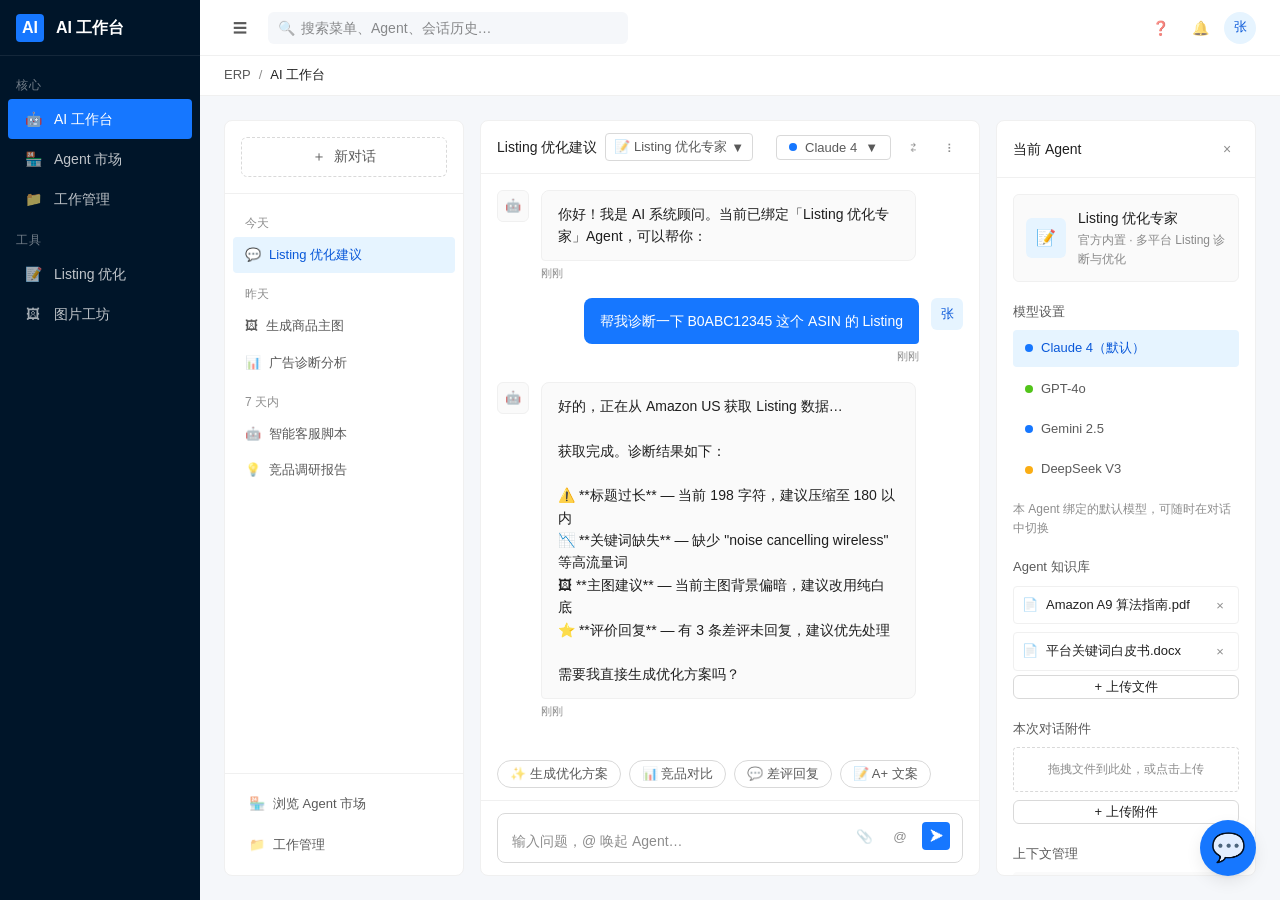
<file: prototypes/ai-workspace/ai-20260526-022422/index.html>
<!DOCTYPE html>
<html lang="zh-CN">
<head>
<meta charset="UTF-8">
<meta name="viewport" content="width=device-width, initial-scale=1.0">
<title>AI 工作台 v2 · 跨境电商 ERP</title>
<link rel="stylesheet" href="./tokens.css">
<link rel="stylesheet" href="./styles.css">
</head>
<body>

<div class="toast" id="toast">操作成功</div>

<!-- =============================================================
     ERP SHELL
     ============================================================= -->
<div class="c-shell" data-collapsed="false" id="shell">

  <!-- Sider -->
  <aside class="c-shell__sider" aria-label="主导航">
    <div class="c-shell__brand">
      <span class="c-shell__brand-logo">AI</span>
      <span class="c-shell__brand-text">AI 工作台</span>
    </div>
    <ul class="c-shell__menu" role="menu">
      <li class="c-shell__menu-group">核心</li>
      <li class="c-shell__menu-item c-shell__menu-item--active" data-page="ai-workspace" role="menuitem">
        <span class="c-shell__menu-icon">🤖</span><span>AI 工作台</span>
      </li>
      <li class="c-shell__menu-item" data-page="agent-market" role="menuitem">
        <span class="c-shell__menu-icon">🏪</span><span>Agent 市场</span>
      </li>
      <li class="c-shell__menu-item" data-page="workspace-mgmt" role="menuitem">
        <span class="c-shell__menu-icon">📁</span><span>工作管理</span>
      </li>
      <li class="c-shell__menu-group">工具</li>
      <li class="c-shell__menu-item" data-page="listing" role="menuitem">
        <span class="c-shell__menu-icon">📝</span><span>Listing 优化</span>
      </li>
      <li class="c-shell__menu-item" data-page="image" role="menuitem">
        <span class="c-shell__menu-icon">🖼</span><span>图片工坊</span>
      </li>
    </ul>
  </aside>

  <!-- Header -->
  <header class="c-shell__header">
    <span class="c-shell__collapse-btn" title="折叠侧边栏" data-action="collapse">☰</span>
    <div class="c-shell__header-search">
      <span class="c-shell__header-search-icon">🔍</span>
      <input class="input" placeholder="搜索菜单、Agent、会话历史…" />
    </div>
    <div class="c-shell__header-actions">
      <span class="c-shell__icon-btn" title="帮助">❓</span>
      <span class="c-shell__icon-btn" title="通知">🔔</span>
      <div class="c-shell__avatar" title="张明远">张</div>
    </div>
  </header>

  <!-- Breadcrumb -->
  <nav class="c-shell__crumb" aria-label="面包屑">
    <a href="#">ERP</a>
    <span class="c-shell__crumb-sep">/</span>
    <span class="c-shell__crumb-current" id="crumbCurrent">AI 工作台</span>
  </nav>

  <!-- Content -->
  <main class="c-shell__content">

    <!-- ==================== AI WORKSPACE ==================== -->
    <div class="page active" id="page-ai-workspace">
      <div class="ai-workspace">
        <!-- Left Sidebar -->
        <div class="ai-workspace__sidebar">
          <div class="aws-sidebar__top">
            <button class="aws-sidebar__new" onclick="newConversation()">
              <span>＋</span> 新对话
            </button>
          </div>
          <div class="aws-sidebar__list" id="conversationList">
            <div class="aws-sidebar__group">今天</div>
            <div class="aws-sidebar__item aws-sidebar__item--active" data-conv="1" onclick="switchConversation(1)">
              <span>💬</span> Listing 优化建议
            </div>
            <div class="aws-sidebar__group">昨天</div>
            <div class="aws-sidebar__item" data-conv="2" onclick="switchConversation(2)">
              <span>🖼</span> 生成商品主图
            </div>
            <div class="aws-sidebar__item" data-conv="3" onclick="switchConversation(3)">
              <span>📊</span> 广告诊断分析
            </div>
            <div class="aws-sidebar__group">7 天内</div>
            <div class="aws-sidebar__item" data-conv="4" onclick="switchConversation(4)">
              <span>🤖</span> 智能客服脚本
            </div>
            <div class="aws-sidebar__item" data-conv="5" onclick="switchConversation(5)">
              <span>💡</span> 竞品调研报告
            </div>
          </div>
          <div class="aws-sidebar__bottom">
            <div class="aws-sidebar__link" onclick="switchPage('agent-market')">
              <span>🏪</span> 浏览 Agent 市场
            </div>
            <div class="aws-sidebar__link" onclick="switchPage('workspace-mgmt')">
              <span>📁</span> 工作管理
            </div>
          </div>
        </div>

        <!-- Main Chat -->
        <div class="ai-workspace__main">
          <div class="aws-main__header">
            <div class="aws-main__title-section">
              <div class="aws-main__title" id="chatTitle">Listing 优化建议</div>
              <button class="aws-main__agent-switch" onclick="toggleAgentSelector()" id="agentSwitchBtn" title="切换 Agent">
                <span id="agentSwitchLabel">📝 Listing 优化专家</span>
                <span>▼</span>
              </button>
            </div>
            <div class="aws-main__actions">
              <button class="aws-main__model" onclick="toggleModelDropdown()" id="modelSelector">
                <span style="width:8px;height:8px;border-radius:50%;background:var(--color-primary-6);display:inline-block;"></span>
                <span>Claude 4</span>
                <span>▼</span>
              </button>
              <button class="aws-input__btn" title="收起右侧面板" onclick="toggleRightPanel()">⇄</button>
              <button class="aws-input__btn" title="更多" onclick="showToast('更多功能开发中')">⋮</button>
            </div>
          </div>

          <!-- Agent Selector Dropdown -->
          <div id="agentSelectorDropdown" style="display:none;position:absolute;top:52px;left:0;z-index:200;background:var(--color-bg-elevated);border:1px solid var(--color-border-secondary);border-radius:var(--radius-lg);box-shadow:var(--shadow-2);padding:var(--space-2);min-width:300px;max-height:400px;overflow-y:auto;margin:var(--space-1);">
            <div style="font-size:var(--font-size-xs);color:var(--color-text-tertiary);padding:var(--space-2) var(--space-3);font-weight:var(--font-weight-medium);">切换 Agent</div>
            <div id="agentSelectorList" style="display:flex;flex-direction:column;gap:var(--space-1);"></div>
          </div>

          <!-- Model Dropdown (absolute positioned via JS) -->
          <div id="modelDropdown" style="display:none;position:absolute;top:52px;right:320px;z-index:200;background:var(--color-bg-elevated);border:1px solid var(--color-border-secondary);border-radius:var(--radius-lg);box-shadow:var(--shadow-2);padding:var(--space-2);min-width:180px;">
            <div style="font-size:var(--font-size-xs);color:var(--color-text-tertiary);padding:var(--space-2);">选择模型</div>
            <div class="model-options" id="modelOptions">
              <div class="model-option model-option--active" data-model="claude" onclick="selectModel('claude')">
                <span class="model-option__dot" style="background:var(--color-primary-6)"></span> Claude 4
              </div>
              <div class="model-option" data-model="gpt" onclick="selectModel('gpt')">
                <span class="model-option__dot" style="background:var(--color-success)"></span> GPT-4o
              </div>
              <div class="model-option" data-model="gemini" onclick="selectModel('gemini')">
                <span class="model-option__dot" style="background:var(--color-info)"></span> Gemini 2.5
              </div>
              <div class="model-option" data-model="deepseek" onclick="selectModel('deepseek')">
                <span class="model-option__dot" style="background:var(--color-warning)"></span> DeepSeek V3
              </div>
            </div>
          </div>

          <!-- Welcome Page -->
          <div class="aws-main__welcome" id="welcomePage" style="display:none;">
            <div class="welcome-header">
              <h2>👋 欢迎使用 AI 工作台</h2>
              <p>选择一个 Agent 开始对话，或直接输入问题</p>
            </div>
            <div class="welcome-agents" id="welcomeAgentsList">
              <!-- Agent cards will be rendered here by JS -->
            </div>
          </div>

          <div class="aws-main__messages" id="chatMessages">
            <div class="chat-msg chat-msg--bot" id="msg-1">
              <div class="chat-msg__avatar chat-msg__avatar--bot">🤖</div>
              <div class="chat-msg__body">
                <div class="chat-msg__bubble">你好！我是 AI 系统顾问。当前已绑定「Listing 优化专家」Agent，可以帮你：</div>
                <div class="chat-msg__time">刚刚</div>
              </div>
              <button class="chat-msg__delete" title="删除此消息" onclick="deleteChatMsg(1)">×</button>
            </div>
            <div class="chat-msg chat-msg--user" id="msg-2">
              <div class="chat-msg__avatar chat-msg__avatar--user">张</div>
              <div class="chat-msg__body">
                <div class="chat-msg__bubble">帮我诊断一下 B0ABC12345 这个 ASIN 的 Listing</div>
                <div class="chat-msg__time">刚刚</div>
              </div>
              <button class="chat-msg__delete" title="删除此消息" onclick="deleteChatMsg(2)">×</button>
            </div>
            <div class="chat-msg chat-msg--bot" id="msg-3">
              <div class="chat-msg__avatar chat-msg__avatar--bot">🤖</div>
              <div class="chat-msg__body">
                <div class="chat-msg__bubble">好的，正在从 Amazon US 获取 Listing 数据…

获取完成。诊断结果如下：

⚠️ **标题过长** — 当前 198 字符，建议压缩至 180 以内
📉 **关键词缺失** — 缺少 "noise cancelling wireless" 等高流量词
🖼 **主图建议** — 当前主图背景偏暗，建议改用纯白底
⭐ **评价回复** — 有 3 条差评未回复，建议优先处理

需要我直接生成优化方案吗？</div>
                <div class="chat-msg__time">刚刚</div>
              </div>
              <button class="chat-msg__delete" title="删除此消息" onclick="deleteChatMsg(3)">×</button>
            </div>
          </div>

          <div class="aws-main__quick" id="chatQuick">
            <button class="aws-quick-btn" onclick="quickChat('生成优化方案')">✨ 生成优化方案</button>
            <button class="aws-quick-btn" onclick="quickChat('查看竞品对比')">📊 竞品对比</button>
            <button class="aws-quick-btn" onclick="quickChat('帮我写回复模板')">💬 差评回复</button>
            <button class="aws-quick-btn" onclick="quickChat('生成 A+ 页面文案')">📝 A+ 文案</button>
          </div>

          <!-- @ Command Panel -->
          <div class="at-command-panel" id="atCommandPanel" data-open="false">
            <div class="at-command-panel__head">
              <span>@ 命令面板</span>
              <button onclick="closeAtCommandPanel()" style="border:none;background:none;cursor:pointer;color:var(--color-text-tertiary);font-size:20px;">✕</button>
            </div>
            <div class="at-command-panel__body">
              <div class="at-command-section">
                <div class="at-command-section__title">🤖 切换 Agent</div>
                <div class="at-command-list" id="atAgentList"></div>
              </div>
              <div class="at-command-section">
                <div class="at-command-section__title">⚡ 快捷命令</div>
                <div class="at-command-list">
                  <div class="at-command-item" onclick="atInsertCommand('生成优化方案')"><span class="at-command-item__icon">✨</span><div class="at-command-item__info"><div class="at-command-item__name">生成优化方案</div><div class="at-command-item__desc">针对当前 Listing 生成优化建议</div></div></div>
                  <div class="at-command-item" onclick="atInsertCommand('查看竞品对比')"><span class="at-command-item__icon">📊</span><div class="at-command-item__info"><div class="at-command-item__name">查看竞品对比</div><div class="at-command-item__desc">对比竞品价格、评价、排名</div></div></div>
                  <div class="at-command-item" onclick="atInsertCommand('帮我写回复模板')"><span class="at-command-item__icon">💬</span><div class="at-command-item__info"><div class="at-command-item__name">帮我写回复模板</div><div class="at-command-item__desc">生成差评/客服回复消息</div></div></div>
                  <div class="at-command-item" onclick="atInsertCommand('生成 A+ 页面文案')"><span class="at-command-item__icon">📝</span><div class="at-command-item__info"><div class="at-command-item__name">生成 A+ 页面文案</div><div class="at-command-item__desc">生成品牌故事 & 图文模块</div></div></div>
                  <div class="at-command-item" onclick="atInsertCommand('分析广告数据')"><span class="at-command-item__icon">📈</span><div class="at-command-item__info"><div class="at-command-item__name">分析广告数据</div><div class="at-command-item__desc">诊断广告投放效率与 ACoS</div></div></div>
                  <div class="at-command-item" onclick="atInsertCommand('翻译标题到多语种')"><span class="at-command-item__icon">🌐</span><div class="at-command-item__info"><div class="at-command-item__name">翻译标题到多语种</div><div class="at-command-item__desc">适配 Shopee / Lazada 各站点</div></div></div>
                </div>
              </div>
              <div class="at-command-section">
                <div class="at-command-section__title">🛠 Agent 管理</div>
                <div class="at-command-list">
                  <div class="at-command-item" onclick="openAgentBuilder();closeAtCommandPanel();"><span class="at-command-item__icon">➕</span><div class="at-command-item__info"><div class="at-command-item__name">创建新 Agent</div><div class="at-command-item__desc">自定义 Prompt、知识库与模型</div></div></div>
                  <div class="at-command-item" onclick="switchPage('agent-market');closeAtCommandPanel();"><span class="at-command-item__icon">🏪</span><div class="at-command-item__info"><div class="at-command-item__name">浏览 Agent 市场</div><div class="at-command-item__desc">发现更多官方和社区 Agent</div></div></div>
                  <div class="at-command-item" onclick="atInsertCommand('/clear')"><span class="at-command-item__icon">🗑</span><div class="at-command-item__info"><div class="at-command-item__name">清空对话</div><div class="at-command-item__desc">重置当前会话上下文</div></div></div>
                  <div class="at-command-item" onclick="switchPage('workspace-mgmt');closeAtCommandPanel();"><span class="at-command-item__icon">📁</span><div class="at-command-item__info"><div class="at-command-item__name">查看历史任务</div><div class="at-command-item__desc">打开工作管理页面</div></div></div>
                </div>
              </div>
            </div>
          </div>

          <div class="aws-main__input">
            <div class="aws-input">
              <textarea id="chatInput" placeholder="输入问题，@ 唤起 Agent…" rows="1" onkeydown="if(event.key==='Enter' && !event.shiftKey){event.preventDefault();sendChat();}"></textarea>
              <div class="aws-input__actions">
                <button class="aws-input__btn" title="附件" onclick="showToast('附件功能开发中')">📎</button>
                <button class="aws-input__btn" id="atBtn" title="@ 命令面板" onclick="toggleAtCommandPanel()">@</button>
                <button class="aws-input__send" id="sendBtn" onclick="sendChat()">➤</button>
              </div>
            </div>
          </div>
        </div>

        <!-- Right Panel -->
        <div class="ai-workspace__right" id="rightPanel" data-collapsed="false">
          <div class="aws-right__header">
            <span class="aws-right__title">当前 Agent</span>
            <span class="aws-right__close" onclick="toggleRightPanel()">×</span>
          </div>
          <div class="aws-right__body">
            <div class="aws-right__section">
              <div class="aws-right__agent">
                <div class="aws-right__agent-avatar">📝</div>
                <div class="aws-right__agent-info">
                  <div class="aws-right__agent-name">Listing 优化专家</div>
                  <div class="aws-right__agent-desc">官方内置 · 多平台 Listing 诊断与优化</div>
                </div>
              </div>
            </div>
            <div class="aws-right__section">
              <div class="aws-right__section-title">模型设置</div>
              <div class="model-options">
                <div class="model-option model-option--active">
                  <span class="model-option__dot" style="background:var(--color-primary-6)"></span> Claude 4（默认）
                </div>
                <div class="model-option">
                  <span class="model-option__dot" style="background:var(--color-success)"></span> GPT-4o
                </div>
                <div class="model-option">
                  <span class="model-option__dot" style="background:var(--color-info)"></span> Gemini 2.5
                </div>
                <div class="model-option">
                  <span class="model-option__dot" style="background:var(--color-warning)"></span> DeepSeek V3
                </div>
              </div>
              <div class="c-field" style="margin-top:var(--space-3);">
                <label style="font-size:var(--font-size-xs);color:var(--color-text-tertiary);">本 Agent 绑定的默认模型，可随时在对话中切换</label>
              </div>
            </div>
            <!-- Agent Knowledge Base (read-only for others' agents) -->
            <div class="aws-right__section" id="kbSection">
              <div class="aws-right__section-title">Agent 知识库 <span style="font-size:11px;color:var(--color-text-tertiary);font-weight:400;" id="kbOwnerHint"></span></div>
              <div style="display:flex;flex-direction:column;gap:var(--space-2);" id="kbFileList">
                <div style="display:flex;align-items:center;gap:var(--space-2);padding:var(--space-2);border-radius:var(--radius-sm);border:1px solid var(--color-border-secondary);font-size:var(--font-size-sm);" class="kb-file-item" data-id="1">
                  <span>📄</span> <span style="flex:1;min-width:0;overflow:hidden;text-overflow:ellipsis;">Amazon A9 算法指南.pdf</span>
                  <button class="kb-delete-btn" onclick="onDeleteKBClick(1)" title="删除">×</button>
                </div>
                <div style="display:flex;align-items:center;gap:var(--space-2);padding:var(--space-2);border-radius:var(--radius-sm);border:1px solid var(--color-border-secondary);font-size:var(--font-size-sm);" class="kb-file-item" data-id="2">
                  <span>📄</span> <span style="flex:1;min-width:0;overflow:hidden;text-overflow:ellipsis;">平台关键词白皮书.docx</span>
                  <button class="kb-delete-btn" onclick="onDeleteKBClick(2)" title="删除">×</button>
                </div>
              </div>
              <button class="btn btn--sm" style="width:100%;margin-top:var(--space-1);" id="kbUploadBtn" onclick="onUploadKBClick()">+ 上传文件</button>
            </div>

            <!-- Conversation Attachments (personal, always editable) -->
            <div class="aws-right__section">
              <div class="aws-right__section-title">本次对话附件</div>
              <div style="display:flex;flex-direction:column;gap:var(--space-2);">
                <div style="padding:var(--space-3);text-align:center;color:var(--color-text-tertiary);font-size:var(--font-size-xs);border:1px dashed var(--color-border);border-radius:var(--radius-sm);">
                  拖拽文件到此处，或点击上传
                </div>
                <button class="btn btn--sm" style="width:100%;" onclick="uploadAttachment()">+ 上传附件</button>
              </div>
            </div>

            <!-- Context Management Section -->
            <div class="aws-right__section">
              <div class="aws-right__section-title">上下文管理</div>
              <div style="display:flex;flex-direction:column;gap:var(--space-2);font-size:var(--font-size-xs);">
                <div style="padding:var(--space-2);background:var(--color-bg-spotlight);border-radius:var(--radius-sm);">
                  <div style="color:var(--color-text-tertiary);margin-bottom:var(--space-1);">当前上下文</div>
                  <div style="color:var(--color-text);font-weight:var(--font-weight-semibold);">
                    <span id="contextMsgCount">3</span> 条消息
                  </div>
                  <div style="color:var(--color-text-tertiary);font-size:10px;margin-top:2px;">
                    约 <span id="contextTokens">1,240</span> Tokens
                  </div>
                </div>
                <button class="btn btn--sm" style="width:100%;" onclick="toggleContextPanel()">📋 管理对话</button>
                <button class="btn btn--sm" style="width:100%;" onclick="compressContext()">📝 AI 总结上下文</button>
              </div>
            </div>
            <div class="aws-right__section">
              <div class="aws-right__section-title">操作</div>
              <div style="display:flex;flex-direction:column;gap:var(--space-2);" id="rightPanelActions">
                <button class="btn btn--sm action-edit" style="width:100%;" onclick="onEditAgentClick()">✏️ 编辑此 Agent</button>
                <button class="btn btn--sm action-share" style="width:100%;" onclick="onShareAgentClick()">📤 分享 Agent</button>
                <button class="btn btn--sm action-fork" style="width:100%;display:none;" onclick="showToast('Fork 功能开发中')">🍴 Fork 此 Agent</button>
                <button class="btn btn--sm" style="width:100%;color:var(--color-error);border-color:var(--color-error-border);" onclick="clearAllContext()">🗑 清空对话</button>
              </div>
            </div>

            <!-- Demo: Permission Preview (for dev/test only) -->
            <div class="aws-right__section" style="border-top:2px dashed var(--color-border-secondary);padding-top:var(--space-3);margin-top:var(--space-2);">
              <div style="font-size:11px;color:var(--color-text-tertiary);margin-bottom:var(--space-2);display:flex;align-items:center;gap:var(--space-1);">
                <span>🧪</span> <span id="demoPermissionLabel">👤 当前视角：Agent 创建者</span>
              </div>
              <div style="font-size:11px;color:var(--color-text-tertiary);margin-bottom:var(--space-2);">切换 Agent 体验不同权限：</div>
              <div style="display:flex;flex-direction:column;gap:var(--space-1);">
                <button class="btn btn--sm" style="width:100%;font-size:11px;justify-content:flex-start;" onclick="switchAgent(1)">📝 Listing 优化专家（官方 · 可 Fork）</button>
                <button class="btn btn--sm" style="width:100%;font-size:11px;justify-content:flex-start;" onclick="switchAgent(3)">📊 广告诊断师（他人 · 可 Fork）</button>
                <button class="btn btn--sm" style="width:100%;font-size:11px;justify-content:flex-start;" onclick="switchAgent(5)">🛒 Shopee 上新助手（他人 · 不可 Fork）</button>
              </div>
            </div>
          </div>
        </div>
      </div>
    </div>

    <!-- ==================== AGENT MARKET ==================== -->
    <div class="page" id="page-agent-market">
      <div class="agent-market__header">
        <div>
          <h1 style="margin:0;font-size:var(--font-size-2xl);font-weight:var(--font-weight-semibold);">Agent 市场</h1>
          <p style="margin:var(--space-1) 0 0;font-size:var(--font-size-sm);color:var(--color-text-secondary);">发现和使用团队分享的 AI 智能体，也可以基于现有 Agent 二次创作</p>
        </div>
        <div style="display:flex;gap:var(--space-2);">
          <input class="input" placeholder="搜索 Agent…" style="width:240px;" />
          <button class="btn btn--primary" onclick="openAgentBuilder()">+ 创建 Agent</button>
        </div>
      </div>

      <div style="display:flex;gap:var(--space-2);margin-bottom:var(--space-4);flex-wrap:wrap;">
        <span class="tag tag--processing" style="cursor:pointer;">全部</span>
        <span class="tag tag--default" style="cursor:pointer;">运营</span>
        <span class="tag tag--default" style="cursor:pointer;">设计</span>
        <span class="tag tag--default" style="cursor:pointer;">客服</span>
        <span class="tag tag--default" style="cursor:pointer;">数据</span>
        <span class="tag tag--default" style="cursor:pointer;">我创建的</span>
      </div>

      <div class="agent-market__grid" id="agentMarketGrid">
        <!-- Cards rendered by JS -->
      </div>
    </div>

    <!-- ==================== WORKSPACE MANAGEMENT ==================== -->
    <div class="page" id="page-workspace-mgmt">
      <header style="display:flex;align-items:flex-start;justify-content:space-between;gap:var(--space-4);margin-bottom:var(--space-4);">
        <div>
          <h1 style="margin:0;font-size:var(--font-size-2xl);font-weight:var(--font-weight-semibold);">工作管理</h1>
          <p style="margin:var(--space-1) 0 0;font-size:var(--font-size-sm);color:var(--color-text-secondary);">管理你的对话历史、Agent、任务记录和收藏</p>
        </div>
      </header>

      <div class="ws-mgmt__tabs">
        <span class="ws-mgmt__tab ws-mgmt__tab--active" data-tab="history" onclick="switchWsTab('history')">对话历史</span>
        <span class="ws-mgmt__tab" data-tab="my-agents" onclick="switchWsTab('my-agents')">我的 Agent</span>
        <span class="ws-mgmt__tab" data-tab="tasks" onclick="switchWsTab('tasks')">任务记录</span>
        <span class="ws-mgmt__tab" data-tab="favorites" onclick="switchWsTab('favorites')">收藏</span>
      </div>

      <!-- Tab: History -->
      <div class="ws-panel active" id="panel-history">
        <div style="display:flex;gap:var(--space-3);margin-bottom:var(--space-4);">
          <input class="input" placeholder="搜索对话内容…" style="max-width:320px;" />
          <div class="ant-select" data-value="全部 Agent" style="min-width:140px;">
            <div class="ant-select-trigger" onclick="toggleAntSelect(this)"><span>全部 Agent</span><span>▼</span></div>
            <div class="ant-select-dropdown">
              <div class="ant-select-option ant-select-option--active" onclick="selectAntOption(this,'全部 Agent')">全部 Agent</div>
              <div class="ant-select-option" onclick="selectAntOption(this,'Listing 优化专家')">Listing 优化专家</div>
              <div class="ant-select-option" onclick="selectAntOption(this,'图片生成助手')">图片生成助手</div>
              <div class="ant-select-option" onclick="selectAntOption(this,'广告诊断师')">广告诊断师</div>
            </div>
          </div>
          <div class="ant-select" data-value="全部时间" style="min-width:120px;">
            <div class="ant-select-trigger" onclick="toggleAntSelect(this)"><span>全部时间</span><span>▼</span></div>
            <div class="ant-select-dropdown">
              <div class="ant-select-option ant-select-option--active" onclick="selectAntOption(this,'全部时间')">全部时间</div>
              <div class="ant-select-option" onclick="selectAntOption(this,'今天')">今天</div>
              <div class="ant-select-option" onclick="selectAntOption(this,'7 天内')">7 天内</div>
              <div class="ant-select-option" onclick="selectAntOption(this,'30 天内')">30 天内</div>
            </div>
          </div>
        </div>
        <div class="conv-list" id="historyList">
          <!-- JS rendered -->
        </div>
      </div>

      <!-- Tab: My Agents -->
      <div class="ws-panel" id="panel-my-agents">
        <div style="display:flex;justify-content:space-between;align-items:center;margin-bottom:var(--space-4);">
          <div style="display:flex;gap:var(--space-3);">
            <input class="input" placeholder="搜索我的 Agent…" style="max-width:320px;" />
          </div>
          <button class="btn btn--primary" onclick="openAgentBuilder()">+ 新建 Agent</button>
        </div>
        <div class="agent-market__grid" id="myAgentsGrid">
          <!-- JS rendered -->
        </div>
      </div>

      <!-- Tab: Tasks -->
      <div class="ws-panel" id="panel-tasks">
        <div style="display:flex;gap:var(--space-3);margin-bottom:var(--space-4);">
          <div class="ant-select" data-value="全部类型" style="min-width:120px;">
            <div class="ant-select-trigger" onclick="toggleAntSelect(this)"><span>全部类型</span><span>▼</span></div>
            <div class="ant-select-dropdown">
              <div class="ant-select-option ant-select-option--active" onclick="selectAntOption(this,'全部类型')">全部类型</div>
              <div class="ant-select-option" onclick="selectAntOption(this,'Listing 优化')">Listing 优化</div>
              <div class="ant-select-option" onclick="selectAntOption(this,'图片生成')">图片生成</div>
              <div class="ant-select-option" onclick="selectAntOption(this,'广告诊断')">广告诊断</div>
            </div>
          </div>
          <div class="ant-select" data-value="全部状态" style="min-width:120px;">
            <div class="ant-select-trigger" onclick="toggleAntSelect(this)"><span>全部状态</span><span>▼</span></div>
            <div class="ant-select-dropdown">
              <div class="ant-select-option ant-select-option--active" onclick="selectAntOption(this,'全部状态')">全部状态</div>
              <div class="ant-select-option" onclick="selectAntOption(this,'已完成')">已完成</div>
              <div class="ant-select-option" onclick="selectAntOption(this,'进行中')">进行中</div>
              <div class="ant-select-option" onclick="selectAntOption(this,'失败')">失败</div>
            </div>
          </div>
        </div>
        <div class="surface-panel" style="overflow:hidden;">
          <table style="width:100%;border-collapse:collapse;font-size:var(--font-size-sm);">
            <thead>
              <tr style="border-bottom:1px solid var(--color-border-secondary);background:var(--color-bg-spotlight);">
                <th style="text-align:left;padding:var(--space-3) var(--space-4);font-weight:var(--font-weight-medium);color:var(--color-text-secondary);">任务</th>
                <th style="text-align:left;padding:var(--space-3) var(--space-4);font-weight:var(--font-weight-medium);color:var(--color-text-secondary);">Agent</th>
                <th style="text-align:left;padding:var(--space-3) var(--space-4);font-weight:var(--font-weight-medium);color:var(--color-text-secondary);">时间</th>
                <th style="text-align:left;padding:var(--space-3) var(--space-4);font-weight:var(--font-weight-medium);color:var(--color-text-secondary);">状态</th>
                <th style="text-align:left;padding:var(--space-3) var(--space-4);font-weight:var(--font-weight-medium);color:var(--color-text-secondary);">操作</th>
              </tr>
            </thead>
            <tbody id="tasksTableBody">
              <!-- JS rendered -->
            </tbody>
          </table>
        </div>
      </div>

      <!-- Tab: Favorites -->
      <div class="ws-panel" id="panel-favorites">
        <div class="conv-list" id="favoritesList">
          <div class="conv-item">
            <div class="conv-item__icon">⭐</div>
            <div class="conv-item__info">
              <div class="conv-item__title">Amazon 标题优化 Prompt 模板</div>
              <div class="conv-item__meta">收藏于 2026-05-15 · 运营工具</div>
            </div>
            <button class="btn btn--sm">使用</button>
          </div>
          <div class="conv-item">
            <div class="conv-item__icon">⭐</div>
            <div class="conv-item__info">
              <div class="conv-item__title">TikTok 爆款文案公式</div>
              <div class="conv-item__meta">收藏于 2026-05-14 · 营销工具</div>
            </div>
            <button class="btn btn--sm">使用</button>
          </div>
        </div>
      </div>
    </div>

    <!-- ==================== LISTING OPTIMIZATION ==================== -->
    <div class="page" id="page-listing">
      <div class="listing-page">
        <header style="display:flex;align-items:flex-start;justify-content:space-between;gap:var(--space-4);margin-bottom:var(--space-4);">
          <div>
            <h1 style="margin:0;font-size:var(--font-size-2xl);font-weight:var(--font-weight-semibold);">Listing 优化</h1>
            <p style="margin:var(--space-1) 0 0;font-size:var(--font-size-sm);color:var(--color-text-secondary);">输入 ASIN 或 Listing ID，AI 自动诊断并生成优化方案</p>
          </div>
          <button class="btn btn--primary" onclick="switchPage('ai-workspace');quickChat('帮我优化 Listing')">🤖 在 AI 工作台中打开</button>
        </header>

        <div style="display:flex;gap:var(--space-2);margin-bottom:var(--space-4);">
          <button class="tag platform-tag tag--selected" onclick="selectPlatform(this)" data-platform="amazon">Amazon</button>
          <button class="tag platform-tag tag--default" onclick="selectPlatform(this)" data-platform="shopee">Shopee</button>
          <button class="tag platform-tag tag--default" onclick="selectPlatform(this)" data-platform="lazada">Lazada</button>
          <button class="tag platform-tag tag--default" onclick="selectPlatform(this)" data-platform="tiktok">TikTok</button>
        </div>

        <div class="listing-input-row">
          <input class="input" id="listingInput" placeholder="输入 ASIN、Listing ID 或粘贴链接…" value="B0ABC12345" />
          <button class="btn btn--primary" onclick="fetchListing()">获取并诊断</button>
        </div>

        <div class="listing-result">
          <div class="listing-panel">
            <div class="listing-panel__header">
              <span class="listing-panel__title">原始 Listing</span>
              <span class="tag tag--default">Amazon US</span>
            </div>
            <div class="listing-panel__body" id="listingOriginal">
              <div class="listing-empty">
                <div class="listing-empty__icon">📋</div>
                <p>输入 ASIN 后自动拉取数据</p>
              </div>
            </div>
          </div>
          <div class="listing-panel">
            <div class="listing-panel__header">
              <span class="listing-panel__title">AI 优化结果</span>
              <div style="display:flex;gap:var(--space-1);">
                <span class="tag tag--processing">Claude 4</span>
              </div>
            </div>
            <div class="listing-panel__body" id="listingOptimized">
              <div class="listing-empty">
                <div class="listing-empty__icon">✨</div>
                <p>获取 Listing 后生成优化方案</p>
              </div>
            </div>
          </div>
        </div>
      </div>
    </div>

    <!-- ==================== IMAGE STUDIO ==================== -->
    <div class="page" id="page-image">
      <header style="display:flex;align-items:flex-start;justify-content:space-between;gap:var(--space-4);margin-bottom:var(--space-4);">
        <div>
          <h1 style="margin:0;font-size:var(--font-size-2xl);font-weight:var(--font-weight-semibold);">图片工坊 (V3 高级视觉引擎)</h1>
          <p style="margin:var(--space-1) 0 0;font-size:var(--font-size-sm);color:var(--color-text-secondary);">基于 Agent 调度的图生图与高级修图工具链</p>
        </div>
        <button class="btn btn--primary" onclick="switchPage('ai-workspace');quickChat('帮我处理商品图')">🤖 在 AI 工作台中打开</button>
      </header>

      <div class="image-studio-layout" style="display:flex;gap:var(--space-4);height:calc(100vh - 180px);background:var(--color-bg-container);border:1px solid var(--color-border-secondary);border-radius:var(--radius-lg);overflow:hidden;">
        
        <!-- Left Sub-sidebar (Tool Menu) -->
        <div class="is-sidebar" id="is-sidebar-menu" style="width:260px;border-right:1px solid var(--color-border-secondary);display:flex;flex-direction:column;padding:var(--space-3) 0;overflow-y:auto;">
          <div style="font-size:var(--font-size-xs);color:var(--color-text-tertiary);padding:0 var(--space-4) var(--space-2);font-weight:var(--font-weight-medium);">Agent 工具链</div>
          
          <!-- Tool items will be injected here by JS, but we hardcode the first one as active for initial load -->
        </div>

        <!-- Main Content Workspace -->
        <div class="is-main" style="flex:1;display:flex;flex-direction:column;padding:var(--space-4);overflow-y:auto;background:var(--color-bg-layout);">
          
          <div id="is-tool-header" style="margin-bottom:var(--space-4);">
            <div style="display:flex;align-items:center;gap:var(--space-2);">
              <div id="is-tool-icon" style="width:32px;height:32px;background:var(--color-primary-bg);color:var(--color-primary-6);display:flex;align-items:center;justify-content:center;border-radius:50%;font-size:18px;">🛍</div>
              <h2 id="is-tool-title" style="margin:0;font-size:var(--font-size-xl);font-weight:var(--font-weight-semibold);">主图</h2>
            </div>
            <p id="is-tool-desc" style="margin:var(--space-2) 0 0;font-size:var(--font-size-sm);color:var(--color-text-secondary);">一键生成高清白底图</p>
          </div>

          <!-- Dynamic Tool Configuration Area -->
          <div id="is-tool-config" style="background:#fff;border:1px solid var(--color-border-secondary);border-radius:var(--radius-lg);padding:var(--space-4);margin-bottom:var(--space-4);">
             <!-- Will be injected by JS -->
          </div>

          <!-- Results Area -->
          <div style="display:flex;align-items:center;justify-content:space-between;margin-bottom:var(--space-3);">
            <h3 style="margin:0;font-size:var(--font-size);font-weight:var(--font-weight-medium);">Agent 执行结果</h3>
          </div>
          <div class="image-gallery" id="is-image-gallery">
            <div class="image-card" style="grid-column:1 / -1;background:transparent;border:1px dashed var(--color-border-secondary);cursor:default;">
              <div style="text-align:center;color:var(--color-text-tertiary);">
                <div style="font-size:32px;margin-bottom:var(--space-2);">🖼</div>
                <p style="font-size:var(--font-size-sm);">配置上方参数后，点击生成</p>
              </div>
            </div>
          </div>

        </div>
      </div>
    </div>

  </main>
</div>

<!-- =============================================================
     GLOBAL: Agent Builder Modal
     ============================================================= -->
<div class="c-modal-mask" id="agentBuilderMask" data-open="false" onclick="if(event.target===this)closeAgentBuilder()"></div>
<div class="c-modal" id="agentBuilderModal" data-open="false" role="dialog" style="width:640px;">
  <header class="c-modal__head">
    <h3 style="margin:0;font-size:var(--font-size-lg);font-weight:var(--font-weight-semibold);">创建 Agent</h3>
    <span style="cursor:pointer;color:var(--color-text-secondary);" onclick="closeAgentBuilder()">×</span>
  </header>
  <div class="c-modal__body" style="gap:var(--space-3);">
    <div class="c-field">
      <label>头像 <span class="required">*</span></label>
      <div style="display:flex;align-items:center;gap:var(--space-3);">
        <div id="agentAvatarPreview" style="width:48px;height:48px;border-radius:var(--radius);background:var(--color-primary-bg);color:var(--color-primary-7);display:flex;align-items:center;justify-content:center;font-size:24px;cursor:pointer;border:1px dashed var(--color-border);">🤖</div>
        <span style="font-size:var(--font-size-xs);color:var(--color-text-tertiary);">点击选择 Emoji 头像</span>
      </div>
    </div>
    <div class="c-field">
      <label>名称 <span class="required">*</span></label>
      <input class="input" placeholder="给你的 Agent 命名" id="agentNameInput" />
    </div>
    <div class="c-field">
      <label>描述</label>
      <input class="input" placeholder="简短描述这个 Agent 的用途" id="agentDescInput" />
      <span class="hint">其他人会在 Agent 市场通过描述了解它</span>
    </div>
    <div class="c-field">
      <label>指令（System Prompt）<span class="required">*</span></label>
      <textarea class="input" style="height:120px;resize:none;padding:var(--space-3);" placeholder="定义这个 Agent 的行为、能力和限制…"></textarea>
      <span class="hint">指令会注入到每次对话的开头，决定 Agent 的风格和输出格式</span>
    </div>
    <div class="c-field">
      <label>对话开场白</label>
      <input class="input" placeholder="用户第一次打开时，Agent 自动发送的欢迎语" />
    </div>
    <div class="c-field">
      <label>默认模型</label>
      <div class="ant-select" data-value="Claude 4" style="width:100%;">
        <div class="ant-select-trigger" onclick="toggleAntSelect(this)"><span>Claude 4</span><span>▼</span></div>
        <div class="ant-select-dropdown">
          <div class="ant-select-option ant-select-option--active" onclick="selectAntOption(this,'Claude 4')">Claude 4</div>
          <div class="ant-select-option" onclick="selectAntOption(this,'GPT-4o')">GPT-4o</div>
          <div class="ant-select-option" onclick="selectAntOption(this,'Gemini 2.5')">Gemini 2.5</div>
          <div class="ant-select-option" onclick="selectAntOption(this,'DeepSeek V3')">DeepSeek V3</div>
        </div>
      </div>
    </div>
    <div class="c-field">
      <label>知识库</label>
      <button class="btn btn--sm" style="width:fit-content;">+ 上传文件</button>
      <span class="hint">支持 PDF、Word、TXT，最多 10 个文件</span>
    </div>
    <div class="c-field">
      <label>分享设置</label>
      <div style="display:flex;flex-direction:column;gap:var(--space-2);">
        <label style="display:flex;align-items:center;gap:var(--space-2);font-size:var(--font-size);color:var(--color-text);cursor:pointer;">
          <input type="radio" name="share" checked /> 仅自己使用
        </label>
        <label style="display:flex;align-items:center;gap:var(--space-2);font-size:var(--font-size);color:var(--color-text);cursor:pointer;">
          <input type="radio" name="share" /> 企业内部共享
        </label>
        <label style="display:flex;align-items:center;gap:var(--space-2);font-size:var(--font-size);color:var(--color-text);cursor:pointer;">
          <input type="radio" name="share" /> 允许他人 Fork（二次创作）
        </label>
      </div>
    </div>
  </div>
  <footer class="c-modal__foot">
    <button class="btn" onclick="closeAgentBuilder()">取消</button>
    <button class="btn btn--primary" onclick="saveAgent()">保存 Agent</button>
  </footer>
</div>

<!-- ============================================================
     CONTEXT MANAGEMENT MODAL
     ============================================================ -->
<div id="contextMask" class="c-modal-mask" data-open="false" onclick="if(event.target===this) closeContextPanel()"></div>
<div id="contextModal" class="c-modal" data-open="false" style="width:640px;">
  <div class="c-modal__head">
    <h3 style="margin:0;font-size:var(--font-size-lg);font-weight:var(--font-weight-semibold);">📋 上下文管理</h3>
    <button style="border:none;background:none;cursor:pointer;color:var(--color-text-secondary);font-size:24px;" onclick="closeContextPanel()">×</button>
  </div>
  <div class="c-modal__body">
    <!-- Context Info -->
    <div style="display:grid;grid-template-columns:1fr 1fr;gap:var(--space-3);margin-bottom:var(--space-4);padding:var(--space-3);background:var(--color-bg-spotlight);border-radius:var(--radius);">
      <div>
        <div style="font-size:var(--font-size-xs);color:var(--color-text-tertiary);">总消息数</div>
        <div style="font-size:var(--font-size-2xl);font-weight:var(--font-weight-semibold);color:var(--color-text);" id="modalMsgCount">12</div>
      </div>
      <div>
        <div style="font-size:var(--font-size-xs);color:var(--color-text-tertiary);">上下文 Tokens</div>
        <div style="font-size:var(--font-size-2xl);font-weight:var(--font-weight-semibold);color:var(--color-text);" id="modalTokens">4,850</div>
      </div>
    </div>

    <!-- Message List -->
    <div style="margin-bottom:var(--space-4);">
      <div style="font-size:var(--font-size-sm);font-weight:var(--font-weight-medium);margin-bottom:var(--space-2);">对话历史</div>
      <div style="max-height:300px;overflow-y:auto;display:flex;flex-direction:column;gap:var(--space-2);" id="contextMsgList">
        <div style="padding:var(--space-2);border-radius:var(--radius-sm);background:var(--color-bg-container);border:1px solid var(--color-border-secondary);font-size:var(--font-size-sm);display:flex;justify-content:space-between;align-items:center;">
          <span>用户: 帮我诊断一下 Listing</span>
          <button class="ctx-msg-delete" onclick="deleteContextMsg(1)" title="删除">✕</button>
        </div>
        <div style="padding:var(--space-2);border-radius:var(--radius-sm);background:var(--color-bg-container);border:1px solid var(--color-border-secondary);font-size:var(--font-size-sm);display:flex;justify-content:space-between;align-items:center;">
          <span>助手: 我已收到您的请求…</span>
          <button class="ctx-msg-delete" onclick="deleteContextMsg(2)" title="删除">✕</button>
        </div>
        <div style="padding:var(--space-2);border-radius:var(--radius-sm);background:var(--color-bg-container);border:1px solid var(--color-border-secondary);font-size:var(--font-size-sm);display:flex;justify-content:space-between;align-items:center;">
          <span>用户: 重点是标题优化</span>
          <button class="ctx-msg-delete" onclick="deleteContextMsg(3)" title="删除">✕</button>
        </div>
      </div>
    </div>

    <!-- Context Actions -->
    <div style="display:grid;grid-template-columns:1fr 1fr;gap:var(--space-2);">
      <button class="btn" onclick="startFromMessage()">▶ 从此处开始</button>
      <button class="btn" style="color:var(--color-error);border-color:var(--color-error-border);" onclick="clearAllContext()">🗑 清空全部</button>
    </div>
  </div>
</div>

<!-- ============================================================
     GLOBAL CHAT WIDGET (FLOAT BUTTON)
     ============================================================ -->
<div id="chatWidgetFloat" class="chat-widget-float" title="AI 助手">
  <div class="chat-widget-icon">💬</div>
  <div class="chat-widget-badge" id="chatWidgetBadge" style="display:none;">1</div>
</div>

<!-- Global Chat Window -->
<div id="chatWindowMask" class="chat-window-mask" data-open="false" onclick="if(event.target===this) closeChatWindow()"></div>
<div id="chatWindowWidget" class="chat-window-widget" data-open="false">
  <div class="chat-window__header">
    <div class="chat-window__title">
      <span style="font-size:24px;margin-right:var(--space-2);">💬</span>
      <div>
        <div style="font-weight:var(--font-weight-semibold);font-size:var(--font-size);">AI 助手</div>
        <div style="font-size:var(--font-size-xs);color:var(--color-text-tertiary);">Listing 优化专家</div>
      </div>
    </div>
    <div style="margin-left:auto;display:flex;gap:var(--space-2);">
      <button class="chat-window__btn" onclick="toggleWidgetSettings()" title="设置">⚙️</button>
      <button class="chat-window__btn" onclick="closeChatWindow()" title="关闭">✕</button>
    </div>
  </div>

  <!-- Widget Messages -->
  <div class="chat-window__messages" id="widgetMessages">
    <div class="widget-msg widget-msg--bot">
      <div class="widget-msg__bubble">👋 你好！有什么可以帮你的？</div>
    </div>
  </div>

  <!-- Widget Settings Panel (initially hidden) -->
  <div class="chat-window__settings" id="widgetSettings" style="display:none;">
    <div style="font-size:var(--font-size-sm);font-weight:var(--font-weight-medium);margin-bottom:var(--space-2);">快速切换 Agent</div>
    <div style="display:flex;flex-direction:column;gap:var(--space-1);" id="widgetAgentList">
      <div style="padding:var(--space-2);border-radius:var(--radius-sm);background:var(--color-primary-bg);cursor:pointer;font-size:var(--font-size-sm);">📝 Listing 优化专家</div>
      <div style="padding:var(--space-2);border-radius:var(--radius-sm);background:var(--color-bg-spotlight);cursor:pointer;font-size:var(--font-size-sm);">🖼 图片生成助手</div>
      <div style="padding:var(--space-2);border-radius:var(--radius-sm);background:var(--color-bg-spotlight);cursor:pointer;font-size:var(--font-size-sm);">📊 广告诊断师</div>
    </div>
  </div>

  <!-- Widget Input -->
  <div class="chat-window__input">
    <textarea id="widgetChatInput" placeholder="输入消息…" rows="1"></textarea>
    <button class="widget-send-btn" onclick="sendWidgetChat()">➤</button>
  </div>
</div>

<script src="./script.js"></script>
</body>
</html>
</file>
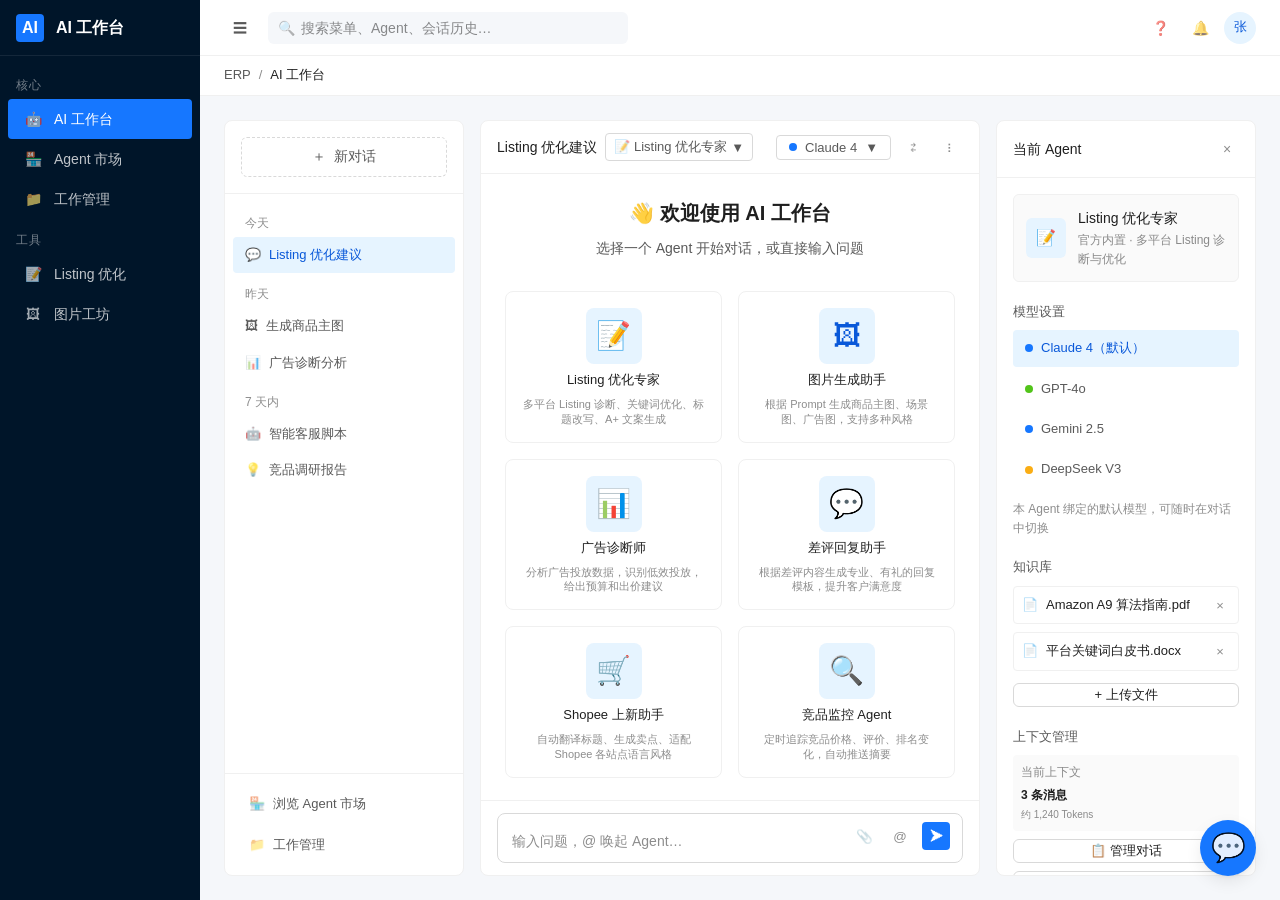
<file: prototypes/ai-workspace/ai-20260528-183535/index.html>
<!DOCTYPE html>
<html lang="zh-CN">
<head>
<meta charset="UTF-8">
<meta name="viewport" content="width=device-width, initial-scale=1.0">
<title>AI 工作台 v2 · 跨境电商 ERP</title>
<link rel="stylesheet" href="./tokens.css">
<link rel="stylesheet" href="./styles.css">
</head>
<body>

<div class="toast" id="toast">操作成功</div>

<!-- =============================================================
     ERP SHELL
     ============================================================= -->
<div class="c-shell" data-collapsed="false" id="shell">

  <!-- Sider -->
  <aside class="c-shell__sider" aria-label="主导航">
    <div class="c-shell__brand">
      <span class="c-shell__brand-logo">AI</span>
      <span class="c-shell__brand-text">AI 工作台</span>
    </div>
    <ul class="c-shell__menu" role="menu">
      <li class="c-shell__menu-group">核心</li>
      <li class="c-shell__menu-item c-shell__menu-item--active" data-page="ai-workspace" role="menuitem">
        <span class="c-shell__menu-icon">🤖</span><span>AI 工作台</span>
      </li>
      <li class="c-shell__menu-item" data-page="agent-market" role="menuitem">
        <span class="c-shell__menu-icon">🏪</span><span>Agent 市场</span>
      </li>
      <li class="c-shell__menu-item" data-page="workspace-mgmt" role="menuitem">
        <span class="c-shell__menu-icon">📁</span><span>工作管理</span>
      </li>
      <li class="c-shell__menu-group">工具</li>
      <li class="c-shell__menu-item" data-page="listing" role="menuitem">
        <span class="c-shell__menu-icon">📝</span><span>Listing 优化</span>
      </li>
      <li class="c-shell__menu-item" data-page="image" role="menuitem">
        <span class="c-shell__menu-icon">🖼</span><span>图片工坊</span>
      </li>
    </ul>
  </aside>

  <!-- Header -->
  <header class="c-shell__header">
    <span class="c-shell__collapse-btn" title="折叠侧边栏" data-action="collapse">☰</span>
    <div class="c-shell__header-search">
      <span class="c-shell__header-search-icon">🔍</span>
      <input class="input" placeholder="搜索菜单、Agent、会话历史…" />
    </div>
    <div class="c-shell__header-actions">
      <span class="c-shell__icon-btn" title="帮助">❓</span>
      <span class="c-shell__icon-btn" title="通知">🔔</span>
      <div class="c-shell__avatar" title="张明远">张</div>
    </div>
  </header>

  <!-- Breadcrumb -->
  <nav class="c-shell__crumb" aria-label="面包屑">
    <a href="#">ERP</a>
    <span class="c-shell__crumb-sep">/</span>
    <span class="c-shell__crumb-current" id="crumbCurrent">AI 工作台</span>
  </nav>

  <!-- Content -->
  <main class="c-shell__content">

    <!-- ==================== AI WORKSPACE ==================== -->
    <div class="page active" id="page-ai-workspace">
      <div class="ai-workspace">
        <!-- Left Sidebar -->
        <div class="ai-workspace__sidebar">
          <div class="aws-sidebar__top">
            <button class="aws-sidebar__new" onclick="newConversation()">
              <span>＋</span> 新对话
            </button>
          </div>
          <div class="aws-sidebar__list" id="conversationList">
            <div class="aws-sidebar__group">今天</div>
            <div class="aws-sidebar__item aws-sidebar__item--active" data-conv="1" onclick="switchConversation(1)">
              <span>💬</span> Listing 优化建议
            </div>
            <div class="aws-sidebar__group">昨天</div>
            <div class="aws-sidebar__item" data-conv="2" onclick="switchConversation(2)">
              <span>🖼</span> 生成商品主图
            </div>
            <div class="aws-sidebar__item" data-conv="3" onclick="switchConversation(3)">
              <span>📊</span> 广告诊断分析
            </div>
            <div class="aws-sidebar__group">7 天内</div>
            <div class="aws-sidebar__item" data-conv="4" onclick="switchConversation(4)">
              <span>🤖</span> 智能客服脚本
            </div>
            <div class="aws-sidebar__item" data-conv="5" onclick="switchConversation(5)">
              <span>💡</span> 竞品调研报告
            </div>
          </div>
          <div class="aws-sidebar__bottom">
            <div class="aws-sidebar__link" onclick="switchPage('agent-market')">
              <span>🏪</span> 浏览 Agent 市场
            </div>
            <div class="aws-sidebar__link" onclick="switchPage('workspace-mgmt')">
              <span>📁</span> 工作管理
            </div>
          </div>
        </div>

        <!-- Main Chat -->
        <div class="ai-workspace__main">
          <div class="aws-main__header">
            <div class="aws-main__title-section">
              <div class="aws-main__title" id="chatTitle">Listing 优化建议</div>
              <button class="aws-main__agent-switch" onclick="toggleAgentSelector()" id="agentSwitchBtn" title="切换 Agent">
                <span id="agentSwitchLabel">📝 Listing 优化专家</span>
                <span>▼</span>
              </button>
            </div>
            <div class="aws-main__actions">
              <button class="aws-main__model" onclick="toggleModelDropdown()" id="modelSelector">
                <span style="width:8px;height:8px;border-radius:50%;background:var(--color-primary-6);display:inline-block;"></span>
                <span>Claude 4</span>
                <span>▼</span>
              </button>
              <button class="aws-input__btn" title="收起右侧面板" onclick="toggleRightPanel()">⇄</button>
              <button class="aws-input__btn" title="更多" onclick="showToast('更多功能开发中')">⋮</button>
            </div>
          </div>

          <!-- Agent Selector Dropdown -->
          <div id="agentSelectorDropdown" style="display:none;position:absolute;top:52px;left:0;z-index:200;background:var(--color-bg-elevated);border:1px solid var(--color-border-secondary);border-radius:var(--radius-lg);box-shadow:var(--shadow-2);padding:var(--space-2);min-width:300px;max-height:400px;overflow-y:auto;margin:var(--space-1);">
            <div style="font-size:var(--font-size-xs);color:var(--color-text-tertiary);padding:var(--space-2) var(--space-3);font-weight:var(--font-weight-medium);">切换 Agent</div>
            <div id="agentSelectorList" style="display:flex;flex-direction:column;gap:var(--space-1);"></div>
          </div>

          <!-- Model Dropdown (absolute positioned via JS) -->
          <div id="modelDropdown" style="display:none;position:absolute;top:52px;right:320px;z-index:200;background:var(--color-bg-elevated);border:1px solid var(--color-border-secondary);border-radius:var(--radius-lg);box-shadow:var(--shadow-2);padding:var(--space-2);min-width:180px;">
            <div style="font-size:var(--font-size-xs);color:var(--color-text-tertiary);padding:var(--space-2);">选择模型</div>
            <div class="model-options" id="modelOptions">
              <div class="model-option model-option--active" data-model="claude" onclick="selectModel('claude')">
                <span class="model-option__dot" style="background:var(--color-primary-6)"></span> Claude 4
              </div>
              <div class="model-option" data-model="gpt" onclick="selectModel('gpt')">
                <span class="model-option__dot" style="background:var(--color-success)"></span> GPT-4o
              </div>
              <div class="model-option" data-model="gemini" onclick="selectModel('gemini')">
                <span class="model-option__dot" style="background:var(--color-info)"></span> Gemini 2.5
              </div>
              <div class="model-option" data-model="deepseek" onclick="selectModel('deepseek')">
                <span class="model-option__dot" style="background:var(--color-warning)"></span> DeepSeek V3
              </div>
            </div>
          </div>

          <!-- Welcome Page -->
          <div class="aws-main__welcome" id="welcomePage" style="display:none;">
            <div class="welcome-header">
              <h2>👋 欢迎使用 AI 工作台</h2>
              <p>选择一个 Agent 开始对话，或直接输入问题</p>
            </div>
            <div class="welcome-agents" id="welcomeAgentsList">
              <!-- Agent cards will be rendered here by JS -->
            </div>
          </div>

          <div class="aws-main__messages" id="chatMessages">
            <div class="chat-msg chat-msg--bot" id="msg-1">
              <div class="chat-msg__avatar chat-msg__avatar--bot">🤖</div>
              <div class="chat-msg__body">
                <div class="chat-msg__bubble">你好！我是 AI 系统顾问。当前已绑定「Listing 优化专家」Agent，可以帮你：</div>
                <div class="chat-msg__time">刚刚</div>
              </div>
              <button class="chat-msg__delete" title="删除此消息" onclick="deleteChatMsg(1)">×</button>
            </div>
            <div class="chat-msg chat-msg--user" id="msg-2">
              <div class="chat-msg__avatar chat-msg__avatar--user">张</div>
              <div class="chat-msg__body">
                <div class="chat-msg__bubble">帮我诊断一下 B0ABC12345 这个 ASIN 的 Listing</div>
                <div class="chat-msg__time">刚刚</div>
              </div>
              <button class="chat-msg__delete" title="删除此消息" onclick="deleteChatMsg(2)">×</button>
            </div>
            <div class="chat-msg chat-msg--bot" id="msg-3">
              <div class="chat-msg__avatar chat-msg__avatar--bot">🤖</div>
              <div class="chat-msg__body">
                <div class="chat-msg__bubble">好的，正在从 Amazon US 获取 Listing 数据…

获取完成。诊断结果如下：

⚠️ **标题过长** — 当前 198 字符，建议压缩至 180 以内
📉 **关键词缺失** — 缺少 "noise cancelling wireless" 等高流量词
🖼 **主图建议** — 当前主图背景偏暗，建议改用纯白底
⭐ **评价回复** — 有 3 条差评未回复，建议优先处理

需要我直接生成优化方案吗？</div>
                <div class="chat-msg__time">刚刚</div>
              </div>
              <button class="chat-msg__delete" title="删除此消息" onclick="deleteChatMsg(3)">×</button>
            </div>
          </div>

          <div class="aws-main__quick" id="chatQuick">
            <button class="aws-quick-btn" onclick="quickChat('生成优化方案')">✨ 生成优化方案</button>
            <button class="aws-quick-btn" onclick="quickChat('查看竞品对比')">📊 竞品对比</button>
            <button class="aws-quick-btn" onclick="quickChat('帮我写回复模板')">💬 差评回复</button>
            <button class="aws-quick-btn" onclick="quickChat('生成 A+ 页面文案')">📝 A+ 文案</button>
          </div>

          <!-- @ Command Panel -->
          <div class="at-command-panel" id="atCommandPanel" data-open="false">
            <div class="at-command-panel__head">
              <span>@ 命令面板</span>
              <button onclick="closeAtCommandPanel()" style="border:none;background:none;cursor:pointer;color:var(--color-text-tertiary);font-size:20px;">✕</button>
            </div>
            <div class="at-command-panel__body">
              <div class="at-command-section">
                <div class="at-command-section__title">🤖 切换 Agent</div>
                <div class="at-command-list" id="atAgentList"></div>
              </div>
              <div class="at-command-section">
                <div class="at-command-section__title">⚡ 快捷命令</div>
                <div class="at-command-list">
                  <div class="at-command-item" onclick="atInsertCommand('生成优化方案')"><span class="at-command-item__icon">✨</span><div class="at-command-item__info"><div class="at-command-item__name">生成优化方案</div><div class="at-command-item__desc">针对当前 Listing 生成优化建议</div></div></div>
                  <div class="at-command-item" onclick="atInsertCommand('查看竞品对比')"><span class="at-command-item__icon">📊</span><div class="at-command-item__info"><div class="at-command-item__name">查看竞品对比</div><div class="at-command-item__desc">对比竞品价格、评价、排名</div></div></div>
                  <div class="at-command-item" onclick="atInsertCommand('帮我写回复模板')"><span class="at-command-item__icon">💬</span><div class="at-command-item__info"><div class="at-command-item__name">帮我写回复模板</div><div class="at-command-item__desc">生成差评/客服回复消息</div></div></div>
                  <div class="at-command-item" onclick="atInsertCommand('生成 A+ 页面文案')"><span class="at-command-item__icon">📝</span><div class="at-command-item__info"><div class="at-command-item__name">生成 A+ 页面文案</div><div class="at-command-item__desc">生成品牌故事 & 图文模块</div></div></div>
                  <div class="at-command-item" onclick="atInsertCommand('分析广告数据')"><span class="at-command-item__icon">📈</span><div class="at-command-item__info"><div class="at-command-item__name">分析广告数据</div><div class="at-command-item__desc">诊断广告投放效率与 ACoS</div></div></div>
                  <div class="at-command-item" onclick="atInsertCommand('翻译标题到多语种')"><span class="at-command-item__icon">🌐</span><div class="at-command-item__info"><div class="at-command-item__name">翻译标题到多语种</div><div class="at-command-item__desc">适配 Shopee / Lazada 各站点</div></div></div>
                </div>
              </div>
              <div class="at-command-section">
                <div class="at-command-section__title">🛠 Agent 管理</div>
                <div class="at-command-list">
                  <div class="at-command-item" onclick="openAgentBuilder();closeAtCommandPanel();"><span class="at-command-item__icon">➕</span><div class="at-command-item__info"><div class="at-command-item__name">创建新 Agent</div><div class="at-command-item__desc">自定义 Prompt、知识库与模型</div></div></div>
                  <div class="at-command-item" onclick="switchPage('agent-market');closeAtCommandPanel();"><span class="at-command-item__icon">🏪</span><div class="at-command-item__info"><div class="at-command-item__name">浏览 Agent 市场</div><div class="at-command-item__desc">发现更多官方和社区 Agent</div></div></div>
                  <div class="at-command-item" onclick="atInsertCommand('/clear')"><span class="at-command-item__icon">🗑</span><div class="at-command-item__info"><div class="at-command-item__name">清空对话</div><div class="at-command-item__desc">重置当前会话上下文</div></div></div>
                  <div class="at-command-item" onclick="switchPage('workspace-mgmt');closeAtCommandPanel();"><span class="at-command-item__icon">📁</span><div class="at-command-item__info"><div class="at-command-item__name">查看历史任务</div><div class="at-command-item__desc">打开工作管理页面</div></div></div>
                </div>
              </div>
            </div>
          </div>

          <div class="aws-main__input">
            <div class="aws-input">
              <textarea id="chatInput" placeholder="输入问题，@ 唤起 Agent…" rows="1" onkeydown="if(event.key==='Enter' && !event.shiftKey){event.preventDefault();sendChat();}"></textarea>
              <div class="aws-input__actions">
                <button class="aws-input__btn" title="附件" onclick="showToast('附件功能开发中')">📎</button>
                <button class="aws-input__btn" id="atBtn" title="@ 命令面板" onclick="toggleAtCommandPanel()">@</button>
                <button class="aws-input__send" id="sendBtn" onclick="sendChat()">➤</button>
              </div>
            </div>
          </div>
        </div>

        <!-- Right Panel -->
        <div class="ai-workspace__right" id="rightPanel" data-collapsed="false">
          <div class="aws-right__header">
            <span class="aws-right__title">当前 Agent</span>
            <span class="aws-right__close" onclick="toggleRightPanel()">×</span>
          </div>
          <div class="aws-right__body">
            <div class="aws-right__section">
              <div class="aws-right__agent">
                <div class="aws-right__agent-avatar">📝</div>
                <div class="aws-right__agent-info">
                  <div class="aws-right__agent-name">Listing 优化专家</div>
                  <div class="aws-right__agent-desc">官方内置 · 多平台 Listing 诊断与优化</div>
                </div>
              </div>
            </div>
            <div class="aws-right__section">
              <div class="aws-right__section-title">模型设置</div>
              <div class="model-options">
                <div class="model-option model-option--active">
                  <span class="model-option__dot" style="background:var(--color-primary-6)"></span> Claude 4（默认）
                </div>
                <div class="model-option">
                  <span class="model-option__dot" style="background:var(--color-success)"></span> GPT-4o
                </div>
                <div class="model-option">
                  <span class="model-option__dot" style="background:var(--color-info)"></span> Gemini 2.5
                </div>
                <div class="model-option">
                  <span class="model-option__dot" style="background:var(--color-warning)"></span> DeepSeek V3
                </div>
              </div>
              <div class="c-field" style="margin-top:var(--space-3);">
                <label style="font-size:var(--font-size-xs);color:var(--color-text-tertiary);">本 Agent 绑定的默认模型，可随时在对话中切换</label>
              </div>
            </div>
            <div class="aws-right__section">
              <div class="aws-right__section-title">知识库</div>
              <div style="display:flex;flex-direction:column;gap:var(--space-2);">
                <div style="display:flex;align-items:center;gap:var(--space-2);padding:var(--space-2);border-radius:var(--radius-sm);border:1px solid var(--color-border-secondary);font-size:var(--font-size-sm);" id="kbFile1">
                  <span>📄</span> <span style="flex:1;min-width:0;overflow:hidden;text-overflow:ellipsis;">Amazon A9 算法指南.pdf</span>
                  <button class="kb-delete-btn" onclick="deleteKBFile(1)" title="删除">×</button>
                </div>
                <div style="display:flex;align-items:center;gap:var(--space-2);padding:var(--space-2);border-radius:var(--radius-sm);border:1px solid var(--color-border-secondary);font-size:var(--font-size-sm);" id="kbFile2">
                  <span>📄</span> <span style="flex:1;min-width:0;overflow:hidden;text-overflow:ellipsis;">平台关键词白皮书.docx</span>
                  <button class="kb-delete-btn" onclick="deleteKBFile(2)" title="删除">×</button>
                </div>
                <button class="btn btn--sm" style="width:100%;margin-top:var(--space-1);">+ 上传文件</button>
              </div>
            </div>

            <!-- Context Management Section -->
            <div class="aws-right__section">
              <div class="aws-right__section-title">上下文管理</div>
              <div style="display:flex;flex-direction:column;gap:var(--space-2);font-size:var(--font-size-xs);">
                <div style="padding:var(--space-2);background:var(--color-bg-spotlight);border-radius:var(--radius-sm);">
                  <div style="color:var(--color-text-tertiary);margin-bottom:var(--space-1);">当前上下文</div>
                  <div style="color:var(--color-text);font-weight:var(--font-weight-semibold);">
                    <span id="contextMsgCount">3</span> 条消息
                  </div>
                  <div style="color:var(--color-text-tertiary);font-size:10px;margin-top:2px;">
                    约 <span id="contextTokens">1,240</span> Tokens
                  </div>
                </div>
                <button class="btn btn--sm" style="width:100%;" onclick="toggleContextPanel()">📋 管理对话</button>
                <button class="btn btn--sm" style="width:100%;" onclick="compressContext()">🔄 压缩上下文</button>
              </div>
            </div>
            <div class="aws-right__section">
              <div class="aws-right__section-title">操作</div>
              <div style="display:flex;flex-direction:column;gap:var(--space-2);">
                <button class="btn btn--sm" style="width:100%;" onclick="openAgentBuilder()">✏️ 编辑此 Agent</button>
                <button class="btn btn--sm" style="width:100%;" onclick="showToast('分享功能开发中')">📤 分享 Agent</button>
                <button class="btn btn--sm" style="width:100%;color:var(--color-error);border-color:var(--color-error-border);" onclick="showToast('已重置对话上下文')">🗑 重置上下文</button>
              </div>
            </div>
          </div>
        </div>
      </div>
    </div>

    <!-- ==================== AGENT MARKET ==================== -->
    <div class="page" id="page-agent-market">
      <div class="agent-market__header">
        <div>
          <h1 style="margin:0;font-size:var(--font-size-2xl);font-weight:var(--font-weight-semibold);">Agent 市场</h1>
          <p style="margin:var(--space-1) 0 0;font-size:var(--font-size-sm);color:var(--color-text-secondary);">发现和使用团队分享的 AI 智能体，也可以基于现有 Agent 二次创作</p>
        </div>
        <div style="display:flex;gap:var(--space-2);">
          <input class="input" placeholder="搜索 Agent…" style="width:240px;" />
          <button class="btn btn--primary" onclick="openAgentBuilder()">+ 创建 Agent</button>
        </div>
      </div>

      <div style="display:flex;gap:var(--space-2);margin-bottom:var(--space-4);flex-wrap:wrap;">
        <span class="tag tag--processing" style="cursor:pointer;">全部</span>
        <span class="tag tag--default" style="cursor:pointer;">运营</span>
        <span class="tag tag--default" style="cursor:pointer;">设计</span>
        <span class="tag tag--default" style="cursor:pointer;">客服</span>
        <span class="tag tag--default" style="cursor:pointer;">数据</span>
        <span class="tag tag--default" style="cursor:pointer;">我创建的</span>
      </div>

      <div class="agent-market__grid" id="agentMarketGrid">
        <!-- Cards rendered by JS -->
      </div>
    </div>

    <!-- ==================== WORKSPACE MANAGEMENT ==================== -->
    <div class="page" id="page-workspace-mgmt">
      <header style="display:flex;align-items:flex-start;justify-content:space-between;gap:var(--space-4);margin-bottom:var(--space-4);">
        <div>
          <h1 style="margin:0;font-size:var(--font-size-2xl);font-weight:var(--font-weight-semibold);">工作管理</h1>
          <p style="margin:var(--space-1) 0 0;font-size:var(--font-size-sm);color:var(--color-text-secondary);">管理你的对话历史、Agent、任务记录和收藏</p>
        </div>
      </header>

      <div class="ws-mgmt__tabs">
        <span class="ws-mgmt__tab ws-mgmt__tab--active" data-tab="history" onclick="switchWsTab('history')">对话历史</span>
        <span class="ws-mgmt__tab" data-tab="my-agents" onclick="switchWsTab('my-agents')">我的 Agent</span>
        <span class="ws-mgmt__tab" data-tab="tasks" onclick="switchWsTab('tasks')">任务记录</span>
        <span class="ws-mgmt__tab" data-tab="favorites" onclick="switchWsTab('favorites')">收藏</span>
      </div>

      <!-- Tab: History -->
      <div class="ws-panel active" id="panel-history">
        <div style="display:flex;gap:var(--space-3);margin-bottom:var(--space-4);">
          <input class="input" placeholder="搜索对话内容…" style="max-width:320px;" />
          <div class="ant-select" data-value="全部 Agent" style="min-width:140px;">
            <div class="ant-select-trigger" onclick="toggleAntSelect(this)"><span>全部 Agent</span><span>▼</span></div>
            <div class="ant-select-dropdown">
              <div class="ant-select-option ant-select-option--active" onclick="selectAntOption(this,'全部 Agent')">全部 Agent</div>
              <div class="ant-select-option" onclick="selectAntOption(this,'Listing 优化专家')">Listing 优化专家</div>
              <div class="ant-select-option" onclick="selectAntOption(this,'图片生成助手')">图片生成助手</div>
              <div class="ant-select-option" onclick="selectAntOption(this,'广告诊断师')">广告诊断师</div>
            </div>
          </div>
          <div class="ant-select" data-value="全部时间" style="min-width:120px;">
            <div class="ant-select-trigger" onclick="toggleAntSelect(this)"><span>全部时间</span><span>▼</span></div>
            <div class="ant-select-dropdown">
              <div class="ant-select-option ant-select-option--active" onclick="selectAntOption(this,'全部时间')">全部时间</div>
              <div class="ant-select-option" onclick="selectAntOption(this,'今天')">今天</div>
              <div class="ant-select-option" onclick="selectAntOption(this,'7 天内')">7 天内</div>
              <div class="ant-select-option" onclick="selectAntOption(this,'30 天内')">30 天内</div>
            </div>
          </div>
        </div>
        <div class="conv-list" id="historyList">
          <!-- JS rendered -->
        </div>
      </div>

      <!-- Tab: My Agents -->
      <div class="ws-panel" id="panel-my-agents">
        <div style="display:flex;justify-content:space-between;align-items:center;margin-bottom:var(--space-4);">
          <div style="display:flex;gap:var(--space-3);">
            <input class="input" placeholder="搜索我的 Agent…" style="max-width:320px;" />
          </div>
          <button class="btn btn--primary" onclick="openAgentBuilder()">+ 新建 Agent</button>
        </div>
        <div class="agent-market__grid" id="myAgentsGrid">
          <!-- JS rendered -->
        </div>
      </div>

      <!-- Tab: Tasks -->
      <div class="ws-panel" id="panel-tasks">
        <div style="display:flex;gap:var(--space-3);margin-bottom:var(--space-4);">
          <div class="ant-select" data-value="全部类型" style="min-width:120px;">
            <div class="ant-select-trigger" onclick="toggleAntSelect(this)"><span>全部类型</span><span>▼</span></div>
            <div class="ant-select-dropdown">
              <div class="ant-select-option ant-select-option--active" onclick="selectAntOption(this,'全部类型')">全部类型</div>
              <div class="ant-select-option" onclick="selectAntOption(this,'Listing 优化')">Listing 优化</div>
              <div class="ant-select-option" onclick="selectAntOption(this,'图片生成')">图片生成</div>
              <div class="ant-select-option" onclick="selectAntOption(this,'广告诊断')">广告诊断</div>
            </div>
          </div>
          <div class="ant-select" data-value="全部状态" style="min-width:120px;">
            <div class="ant-select-trigger" onclick="toggleAntSelect(this)"><span>全部状态</span><span>▼</span></div>
            <div class="ant-select-dropdown">
              <div class="ant-select-option ant-select-option--active" onclick="selectAntOption(this,'全部状态')">全部状态</div>
              <div class="ant-select-option" onclick="selectAntOption(this,'已完成')">已完成</div>
              <div class="ant-select-option" onclick="selectAntOption(this,'进行中')">进行中</div>
              <div class="ant-select-option" onclick="selectAntOption(this,'失败')">失败</div>
            </div>
          </div>
        </div>
        <div class="surface-panel" style="overflow:hidden;">
          <table style="width:100%;border-collapse:collapse;font-size:var(--font-size-sm);">
            <thead>
              <tr style="border-bottom:1px solid var(--color-border-secondary);background:var(--color-bg-spotlight);">
                <th style="text-align:left;padding:var(--space-3) var(--space-4);font-weight:var(--font-weight-medium);color:var(--color-text-secondary);">任务</th>
                <th style="text-align:left;padding:var(--space-3) var(--space-4);font-weight:var(--font-weight-medium);color:var(--color-text-secondary);">Agent</th>
                <th style="text-align:left;padding:var(--space-3) var(--space-4);font-weight:var(--font-weight-medium);color:var(--color-text-secondary);">时间</th>
                <th style="text-align:left;padding:var(--space-3) var(--space-4);font-weight:var(--font-weight-medium);color:var(--color-text-secondary);">状态</th>
                <th style="text-align:left;padding:var(--space-3) var(--space-4);font-weight:var(--font-weight-medium);color:var(--color-text-secondary);">操作</th>
              </tr>
            </thead>
            <tbody id="tasksTableBody">
              <!-- JS rendered -->
            </tbody>
          </table>
        </div>
      </div>

      <!-- Tab: Favorites -->
      <div class="ws-panel" id="panel-favorites">
        <div class="conv-list" id="favoritesList">
          <div class="conv-item">
            <div class="conv-item__icon">⭐</div>
            <div class="conv-item__info">
              <div class="conv-item__title">Amazon 标题优化 Prompt 模板</div>
              <div class="conv-item__meta">收藏于 2026-05-15 · 运营工具</div>
            </div>
            <button class="btn btn--sm">使用</button>
          </div>
          <div class="conv-item">
            <div class="conv-item__icon">⭐</div>
            <div class="conv-item__info">
              <div class="conv-item__title">TikTok 爆款文案公式</div>
              <div class="conv-item__meta">收藏于 2026-05-14 · 营销工具</div>
            </div>
            <button class="btn btn--sm">使用</button>
          </div>
        </div>
      </div>
    </div>

    <!-- ==================== LISTING OPTIMIZATION ==================== -->
    <div class="page" id="page-listing">
      <div class="listing-page">
        <header style="display:flex;align-items:flex-start;justify-content:space-between;gap:var(--space-4);margin-bottom:var(--space-4);">
          <div>
            <h1 style="margin:0;font-size:var(--font-size-2xl);font-weight:var(--font-weight-semibold);">Listing 优化</h1>
            <p style="margin:var(--space-1) 0 0;font-size:var(--font-size-sm);color:var(--color-text-secondary);">输入 ASIN 或 Listing ID，AI 自动诊断并生成优化方案</p>
          </div>
          <button class="btn btn--primary" onclick="switchPage('ai-workspace');quickChat('帮我优化 Listing')">🤖 在 AI 工作台中打开</button>
        </header>

        <div style="display:flex;gap:var(--space-2);margin-bottom:var(--space-4);">
          <button class="tag platform-tag tag--selected" onclick="selectPlatform(this)" data-platform="amazon">Amazon</button>
          <button class="tag platform-tag tag--default" onclick="selectPlatform(this)" data-platform="shopee">Shopee</button>
          <button class="tag platform-tag tag--default" onclick="selectPlatform(this)" data-platform="lazada">Lazada</button>
          <button class="tag platform-tag tag--default" onclick="selectPlatform(this)" data-platform="tiktok">TikTok</button>
        </div>

        <div class="listing-input-row">
          <input class="input" id="listingInput" placeholder="输入 ASIN、Listing ID 或粘贴链接…" value="B0ABC12345" />
          <button class="btn btn--primary" onclick="fetchListing()">获取并诊断</button>
        </div>

        <div class="listing-result">
          <div class="listing-panel">
            <div class="listing-panel__header">
              <span class="listing-panel__title">原始 Listing</span>
              <span class="tag tag--default">Amazon US</span>
            </div>
            <div class="listing-panel__body" id="listingOriginal">
              <div class="listing-empty">
                <div class="listing-empty__icon">📋</div>
                <p>输入 ASIN 后自动拉取数据</p>
              </div>
            </div>
          </div>
          <div class="listing-panel">
            <div class="listing-panel__header">
              <span class="listing-panel__title">AI 优化结果</span>
              <div style="display:flex;gap:var(--space-1);">
                <span class="tag tag--processing">Claude 4</span>
              </div>
            </div>
            <div class="listing-panel__body" id="listingOptimized">
              <div class="listing-empty">
                <div class="listing-empty__icon">✨</div>
                <p>获取 Listing 后生成优化方案</p>
              </div>
            </div>
          </div>
        </div>
      </div>
    </div>

    <!-- ==================== IMAGE STUDIO ==================== -->
    <div class="page" id="page-image">
      <header style="display:flex;align-items:flex-start;justify-content:space-between;gap:var(--space-4);margin-bottom:var(--space-4);">
        <div>
          <h1 style="margin:0;font-size:var(--font-size-2xl);font-weight:var(--font-weight-semibold);">图片工坊</h1>
          <p style="margin:var(--space-1) 0 0;font-size:var(--font-size-sm);color:var(--color-text-secondary);">AI 生成商品图、换背景、风格迁移</p>
        </div>
        <button class="btn btn--primary" onclick="switchPage('ai-workspace');quickChat('帮我生成商品图')">🤖 在 AI 工作台中打开</button>
      </header>

      <div class="image-studio">
        <div class="image-studio__left">
          <div class="image-studio__panel">
            <h3 style="margin:0 0 var(--space-3);font-size:var(--font-size);font-weight:var(--font-weight-medium);">描述 / Prompt</h3>
            <textarea class="input" style="height:100px;resize:none;padding:var(--space-3);" id="imagePrompt">一款高端无线蓝牙耳机放置在木质桌面上，暖色调灯光，商业摄影风格，超高清</textarea>
            <div style="display:flex;gap:var(--space-2);margin-top:var(--space-3);flex-wrap:wrap;">
              <span class="tag tag--selected" onclick="selectImageStyle(this)" data-style="商业摄影">📸 商业摄影</span>
              <span class="tag tag--default" onclick="selectImageStyle(this)" data-style="白底图">⬜ 白底图</span>
              <span class="tag tag--default" onclick="selectImageStyle(this)" data-style="生活方式">🏠 生活方式</span>
              <span class="tag tag--default" onclick="selectImageStyle(this)" data-style="3D">🎨 3D</span>
            </div>
            <div style="display:flex;gap:var(--space-2);margin-top:var(--space-3);">
              <div style="flex:1;">
                <label style="font-size:var(--font-size-xs);color:var(--color-text-secondary);display:block;margin-bottom:var(--space-1);">尺寸</label>
                <div class="ant-select" data-value="1:1 主图" style="width:100%;">
                  <div class="ant-select-trigger" onclick="toggleAntSelect(this)"><span>1:1 主图</span><span>▼</span></div>
                  <div class="ant-select-dropdown">
                    <div class="ant-select-option ant-select-option--active" onclick="selectAntOption(this,'1:1 主图')">1:1 主图</div>
                    <div class="ant-select-option" onclick="selectAntOption(this,'3:4 服饰')">3:4 服饰</div>
                    <div class="ant-select-option" onclick="selectAntOption(this,'16:9 广告')">16:9 广告</div>
                  </div>
                </div>
              </div>
              <div style="flex:1;">
                <label style="font-size:var(--font-size-xs);color:var(--color-text-secondary);display:block;margin-bottom:var(--space-1);">数量</label>
                <div class="ant-select" data-value="4" style="width:100%;">
                  <div class="ant-select-trigger" onclick="toggleAntSelect(this)"><span>4</span><span>▼</span></div>
                  <div class="ant-select-dropdown">
                    <div class="ant-select-option" onclick="selectAntOption(this,'1')">1</div>
                    <div class="ant-select-option ant-select-option--active" onclick="selectAntOption(this,'4')">4</div>
                  </div>
                </div>
              </div>
            </div>
            <button class="btn btn--primary" style="width:100%;margin-top:var(--space-3);" onclick="generateImages()">✨ AI 生成</button>
          </div>
        </div>
        <div class="image-studio__right">
          <div style="display:flex;align-items:center;justify-content:space-between;margin-bottom:var(--space-3);">
            <h3 style="margin:0;font-size:var(--font-size);font-weight:var(--font-weight-medium);">生成结果</h3>
            <span class="tag tag--default">模型: DALL·E 3</span>
          </div>
          <div class="image-gallery" id="imageGallery">
            <div class="image-card" style="grid-column:1 / -1;">
              <div style="text-align:center;color:var(--color-text-tertiary);">
                <div style="font-size:32px;margin-bottom:var(--space-2);">🖼</div>
                <p style="font-size:var(--font-size-sm);">输入描述，点击生成</p>
              </div>
            </div>
          </div>
        </div>
      </div>
    </div>

  </main>
</div>

<!-- =============================================================
     GLOBAL: Agent Builder Modal
     ============================================================= -->
<div class="c-modal-mask" id="agentBuilderMask" data-open="false" onclick="if(event.target===this)closeAgentBuilder()"></div>
<div class="c-modal" id="agentBuilderModal" data-open="false" role="dialog" style="width:640px;">
  <header class="c-modal__head">
    <h3 style="margin:0;font-size:var(--font-size-lg);font-weight:var(--font-weight-semibold);">创建 Agent</h3>
    <span style="cursor:pointer;color:var(--color-text-secondary);" onclick="closeAgentBuilder()">×</span>
  </header>
  <div class="c-modal__body" style="gap:var(--space-3);">
    <div class="c-field">
      <label>头像 <span class="required">*</span></label>
      <div style="display:flex;align-items:center;gap:var(--space-3);">
        <div id="agentAvatarPreview" style="width:48px;height:48px;border-radius:var(--radius);background:var(--color-primary-bg);color:var(--color-primary-7);display:flex;align-items:center;justify-content:center;font-size:24px;cursor:pointer;border:1px dashed var(--color-border);">🤖</div>
        <span style="font-size:var(--font-size-xs);color:var(--color-text-tertiary);">点击选择 Emoji 头像</span>
      </div>
    </div>
    <div class="c-field">
      <label>名称 <span class="required">*</span></label>
      <input class="input" placeholder="给你的 Agent 命名" id="agentNameInput" />
    </div>
    <div class="c-field">
      <label>描述</label>
      <input class="input" placeholder="简短描述这个 Agent 的用途" id="agentDescInput" />
      <span class="hint">其他人会在 Agent 市场通过描述了解它</span>
    </div>
    <div class="c-field">
      <label>指令（System Prompt）<span class="required">*</span></label>
      <textarea class="input" style="height:120px;resize:none;padding:var(--space-3);" placeholder="定义这个 Agent 的行为、能力和限制…"></textarea>
      <span class="hint">指令会注入到每次对话的开头，决定 Agent 的风格和输出格式</span>
    </div>
    <div class="c-field">
      <label>对话开场白</label>
      <input class="input" placeholder="用户第一次打开时，Agent 自动发送的欢迎语" />
    </div>
    <div class="c-field">
      <label>默认模型</label>
      <div class="ant-select" data-value="Claude 4" style="width:100%;">
        <div class="ant-select-trigger" onclick="toggleAntSelect(this)"><span>Claude 4</span><span>▼</span></div>
        <div class="ant-select-dropdown">
          <div class="ant-select-option ant-select-option--active" onclick="selectAntOption(this,'Claude 4')">Claude 4</div>
          <div class="ant-select-option" onclick="selectAntOption(this,'GPT-4o')">GPT-4o</div>
          <div class="ant-select-option" onclick="selectAntOption(this,'Gemini 2.5')">Gemini 2.5</div>
          <div class="ant-select-option" onclick="selectAntOption(this,'DeepSeek V3')">DeepSeek V3</div>
        </div>
      </div>
    </div>
    <div class="c-field">
      <label>知识库</label>
      <button class="btn btn--sm" style="width:fit-content;">+ 上传文件</button>
      <span class="hint">支持 PDF、Word、TXT，最多 10 个文件</span>
    </div>
    <div class="c-field">
      <label>分享设置</label>
      <div style="display:flex;flex-direction:column;gap:var(--space-2);">
        <label style="display:flex;align-items:center;gap:var(--space-2);font-size:var(--font-size);color:var(--color-text);cursor:pointer;">
          <input type="radio" name="share" checked /> 仅自己使用
        </label>
        <label style="display:flex;align-items:center;gap:var(--space-2);font-size:var(--font-size);color:var(--color-text);cursor:pointer;">
          <input type="radio" name="share" /> 企业内部共享
        </label>
        <label style="display:flex;align-items:center;gap:var(--space-2);font-size:var(--font-size);color:var(--color-text);cursor:pointer;">
          <input type="radio" name="share" /> 允许他人 Fork（二次创作）
        </label>
      </div>
    </div>
  </div>
  <footer class="c-modal__foot">
    <button class="btn" onclick="closeAgentBuilder()">取消</button>
    <button class="btn btn--primary" onclick="saveAgent()">保存 Agent</button>
  </footer>
</div>

<!-- ============================================================
     CONTEXT MANAGEMENT MODAL
     ============================================================ -->
<div id="contextMask" class="c-modal-mask" data-open="false" onclick="if(event.target===this) closeContextPanel()"></div>
<div id="contextModal" class="c-modal" data-open="false" style="width:640px;">
  <div class="c-modal__head">
    <h3 style="margin:0;font-size:var(--font-size-lg);font-weight:var(--font-weight-semibold);">📋 上下文管理</h3>
    <button style="border:none;background:none;cursor:pointer;color:var(--color-text-secondary);font-size:24px;" onclick="closeContextPanel()">×</button>
  </div>
  <div class="c-modal__body">
    <!-- Context Info -->
    <div style="display:grid;grid-template-columns:1fr 1fr;gap:var(--space-3);margin-bottom:var(--space-4);padding:var(--space-3);background:var(--color-bg-spotlight);border-radius:var(--radius);">
      <div>
        <div style="font-size:var(--font-size-xs);color:var(--color-text-tertiary);">总消息数</div>
        <div style="font-size:var(--font-size-2xl);font-weight:var(--font-weight-semibold);color:var(--color-text);" id="modalMsgCount">12</div>
      </div>
      <div>
        <div style="font-size:var(--font-size-xs);color:var(--color-text-tertiary);">上下文 Tokens</div>
        <div style="font-size:var(--font-size-2xl);font-weight:var(--font-weight-semibold);color:var(--color-text);" id="modalTokens">4,850</div>
      </div>
    </div>

    <!-- Message List -->
    <div style="margin-bottom:var(--space-4);">
      <div style="font-size:var(--font-size-sm);font-weight:var(--font-weight-medium);margin-bottom:var(--space-2);">对话历史</div>
      <div style="max-height:300px;overflow-y:auto;display:flex;flex-direction:column;gap:var(--space-2);" id="contextMsgList">
        <div style="padding:var(--space-2);border-radius:var(--radius-sm);background:var(--color-bg-container);border:1px solid var(--color-border-secondary);font-size:var(--font-size-sm);display:flex;justify-content:space-between;align-items:center;">
          <span>用户: 帮我诊断一下 Listing</span>
          <button class="ctx-msg-delete" onclick="deleteContextMsg(1)" title="删除">✕</button>
        </div>
        <div style="padding:var(--space-2);border-radius:var(--radius-sm);background:var(--color-bg-container);border:1px solid var(--color-border-secondary);font-size:var(--font-size-sm);display:flex;justify-content:space-between;align-items:center;">
          <span>助手: 我已收到您的请求…</span>
          <button class="ctx-msg-delete" onclick="deleteContextMsg(2)" title="删除">✕</button>
        </div>
        <div style="padding:var(--space-2);border-radius:var(--radius-sm);background:var(--color-bg-container);border:1px solid var(--color-border-secondary);font-size:var(--font-size-sm);display:flex;justify-content:space-between;align-items:center;">
          <span>用户: 重点是标题优化</span>
          <button class="ctx-msg-delete" onclick="deleteContextMsg(3)" title="删除">✕</button>
        </div>
      </div>
    </div>

    <!-- Context Actions -->
    <div style="display:grid;grid-template-columns:1fr 1fr;gap:var(--space-2);">
      <button class="btn" onclick="startFromMessage()">▶ 从此处开始</button>
      <button class="btn" style="color:var(--color-error);border-color:var(--color-error-border);" onclick="clearAllContext()">🗑 清空全部</button>
    </div>
  </div>
</div>

<!-- ============================================================
     GLOBAL CHAT WIDGET (FLOAT BUTTON)
     ============================================================ -->
<div id="chatWidgetFloat" class="chat-widget-float" title="AI 助手">
  <div class="chat-widget-icon">💬</div>
  <div class="chat-widget-badge" id="chatWidgetBadge" style="display:none;">1</div>
</div>

<!-- Global Chat Window -->
<div id="chatWindowMask" class="chat-window-mask" data-open="false" onclick="if(event.target===this) closeChatWindow()"></div>
<div id="chatWindowWidget" class="chat-window-widget" data-open="false">
  <div class="chat-window__header">
    <div class="chat-window__title">
      <span style="font-size:24px;margin-right:var(--space-2);">💬</span>
      <div>
        <div style="font-weight:var(--font-weight-semibold);font-size:var(--font-size);">AI 助手</div>
        <div style="font-size:var(--font-size-xs);color:var(--color-text-tertiary);">Listing 优化专家</div>
      </div>
    </div>
    <div style="margin-left:auto;display:flex;gap:var(--space-2);">
      <button class="chat-window__btn" onclick="toggleWidgetSettings()" title="设置">⚙️</button>
      <button class="chat-window__btn" onclick="closeChatWindow()" title="关闭">✕</button>
    </div>
  </div>

  <!-- Widget Messages -->
  <div class="chat-window__messages" id="widgetMessages">
    <div class="widget-msg widget-msg--bot">
      <div class="widget-msg__bubble">👋 你好！有什么可以帮你的？</div>
    </div>
  </div>

  <!-- Widget Settings Panel (initially hidden) -->
  <div class="chat-window__settings" id="widgetSettings" style="display:none;">
    <div style="font-size:var(--font-size-sm);font-weight:var(--font-weight-medium);margin-bottom:var(--space-2);">快速切换 Agent</div>
    <div style="display:flex;flex-direction:column;gap:var(--space-1);" id="widgetAgentList">
      <div style="padding:var(--space-2);border-radius:var(--radius-sm);background:var(--color-primary-bg);cursor:pointer;font-size:var(--font-size-sm);">📝 Listing 优化专家</div>
      <div style="padding:var(--space-2);border-radius:var(--radius-sm);background:var(--color-bg-spotlight);cursor:pointer;font-size:var(--font-size-sm);">🖼 图片生成助手</div>
      <div style="padding:var(--space-2);border-radius:var(--radius-sm);background:var(--color-bg-spotlight);cursor:pointer;font-size:var(--font-size-sm);">📊 广告诊断师</div>
    </div>
  </div>

  <!-- Widget Input -->
  <div class="chat-window__input">
    <textarea id="widgetChatInput" placeholder="输入消息…" rows="1"></textarea>
    <button class="widget-send-btn" onclick="sendWidgetChat()">➤</button>
  </div>
</div>

<script src="./script.js"></script>
</body>
</html>
</file>
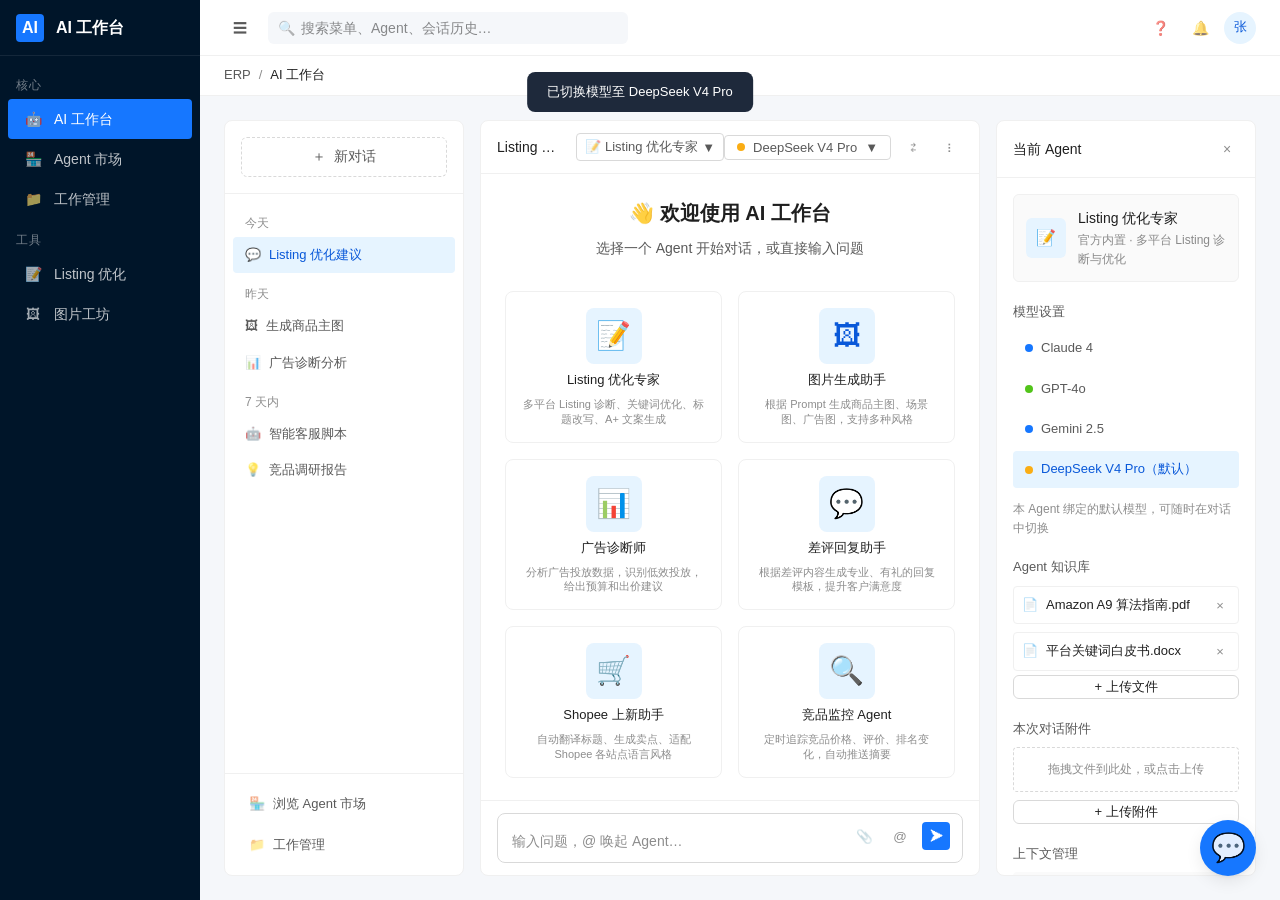
<file: prototypes/ai-workspace/ai-20260529-015640/index.html>
<!DOCTYPE html>
<html lang="zh-CN">
<head>
<meta charset="UTF-8">
<meta name="viewport" content="width=device-width, initial-scale=1.0">
<title>AI 工作台 v2 · 跨境电商 ERP</title>
<link rel="stylesheet" href="./tokens.css">
<link rel="stylesheet" href="./styles.css">
</head>
<body>

<div class="toast" id="toast">操作成功</div>

<!-- =============================================================
     ERP SHELL
     ============================================================= -->
<div class="c-shell" data-collapsed="false" id="shell">

  <!-- Sider -->
  <aside class="c-shell__sider" aria-label="主导航">
    <div class="c-shell__brand">
      <span class="c-shell__brand-logo">AI</span>
      <span class="c-shell__brand-text">AI 工作台</span>
    </div>
    <ul class="c-shell__menu" role="menu">
      <li class="c-shell__menu-group">核心</li>
      <li class="c-shell__menu-item c-shell__menu-item--active" data-page="ai-workspace" role="menuitem">
        <span class="c-shell__menu-icon">🤖</span><span>AI 工作台</span>
      </li>
      <li class="c-shell__menu-item" data-page="agent-market" role="menuitem">
        <span class="c-shell__menu-icon">🏪</span><span>Agent 市场</span>
      </li>
      <li class="c-shell__menu-item" data-page="workspace-mgmt" role="menuitem">
        <span class="c-shell__menu-icon">📁</span><span>工作管理</span>
      </li>
      <li class="c-shell__menu-group">工具</li>
      <li class="c-shell__menu-item" data-page="listing" role="menuitem">
        <span class="c-shell__menu-icon">📝</span><span>Listing 优化</span>
      </li>
      <li class="c-shell__menu-item" data-page="image" role="menuitem">
        <span class="c-shell__menu-icon">🖼</span><span>图片工坊</span>
      </li>
    </ul>
  </aside>

  <!-- Header -->
  <header class="c-shell__header">
    <span class="c-shell__collapse-btn" title="折叠侧边栏" data-action="collapse">☰</span>
    <div class="c-shell__header-search">
      <span class="c-shell__header-search-icon">🔍</span>
      <input class="input" placeholder="搜索菜单、Agent、会话历史…" />
    </div>
    <div class="c-shell__header-actions">
      <span class="c-shell__icon-btn" title="帮助">❓</span>
      <span class="c-shell__icon-btn" title="通知">🔔</span>
      <div class="c-shell__avatar" title="张明远">张</div>
    </div>
  </header>

  <!-- Breadcrumb -->
  <nav class="c-shell__crumb" aria-label="面包屑">
    <a href="#">ERP</a>
    <span class="c-shell__crumb-sep">/</span>
    <span class="c-shell__crumb-current" id="crumbCurrent">AI 工作台</span>
  </nav>

  <!-- Content -->
  <main class="c-shell__content">

    <!-- ==================== AI WORKSPACE ==================== -->
    <div class="page active" id="page-ai-workspace">
      <div class="ai-workspace">
        <!-- Left Sidebar -->
        <div class="ai-workspace__sidebar">
          <div class="aws-sidebar__top">
            <button class="aws-sidebar__new" onclick="newConversation()">
              <span>＋</span> 新对话
            </button>
          </div>
          <div class="aws-sidebar__list" id="conversationList">
            <div class="aws-sidebar__group">今天</div>
            <div class="aws-sidebar__item aws-sidebar__item--active" data-conv="1" onclick="switchConversation(1)">
              <span>💬</span> Listing 优化建议
            </div>
            <div class="aws-sidebar__group">昨天</div>
            <div class="aws-sidebar__item" data-conv="2" onclick="switchConversation(2)">
              <span>🖼</span> 生成商品主图
            </div>
            <div class="aws-sidebar__item" data-conv="3" onclick="switchConversation(3)">
              <span>📊</span> 广告诊断分析
            </div>
            <div class="aws-sidebar__group">7 天内</div>
            <div class="aws-sidebar__item" data-conv="4" onclick="switchConversation(4)">
              <span>🤖</span> 智能客服脚本
            </div>
            <div class="aws-sidebar__item" data-conv="5" onclick="switchConversation(5)">
              <span>💡</span> 竞品调研报告
            </div>
          </div>
          <div class="aws-sidebar__bottom">
            <div class="aws-sidebar__link" onclick="switchPage('agent-market')">
              <span>🏪</span> 浏览 Agent 市场
            </div>
            <div class="aws-sidebar__link" onclick="switchPage('workspace-mgmt')">
              <span>📁</span> 工作管理
            </div>
          </div>
        </div>

        <!-- Main Chat -->
        <div class="ai-workspace__main">
          <div class="aws-main__header">
            <div class="aws-main__title-section">
              <div class="aws-main__title" id="chatTitle">Listing 优化建议</div>
              <button class="aws-main__agent-switch" onclick="toggleAgentSelector()" id="agentSwitchBtn" title="切换 Agent">
                <span id="agentSwitchLabel">📝 Listing 优化专家</span>
                <span>▼</span>
              </button>
            </div>
            <div class="aws-main__actions">
              <button class="aws-main__model" onclick="toggleModelDropdown()" id="modelSelector">
                <span style="width:8px;height:8px;border-radius:50%;background:var(--color-primary-6);display:inline-block;"></span>
                <span>Claude 4</span>
                <span>▼</span>
              </button>
              <button class="aws-input__btn" title="收起右侧面板" onclick="toggleRightPanel()">⇄</button>
              <button class="aws-input__btn" title="更多" onclick="showToast('更多功能开发中')">⋮</button>
            </div>
          </div>

          <!-- Agent Selector Dropdown -->
          <div id="agentSelectorDropdown" style="display:none;position:absolute;top:52px;left:0;z-index:200;background:var(--color-bg-elevated);border:1px solid var(--color-border-secondary);border-radius:var(--radius-lg);box-shadow:var(--shadow-2);padding:var(--space-2);min-width:300px;max-height:400px;overflow-y:auto;margin:var(--space-1);">
            <div style="font-size:var(--font-size-xs);color:var(--color-text-tertiary);padding:var(--space-2) var(--space-3);font-weight:var(--font-weight-medium);">切换 Agent</div>
            <div id="agentSelectorList" style="display:flex;flex-direction:column;gap:var(--space-1);"></div>
          </div>

          <!-- Model Dropdown (absolute positioned via JS) -->
          <div id="modelDropdown" style="display:none;position:absolute;top:52px;right:320px;z-index:200;background:var(--color-bg-elevated);border:1px solid var(--color-border-secondary);border-radius:var(--radius-lg);box-shadow:var(--shadow-2);padding:var(--space-2);min-width:180px;">
            <div style="font-size:var(--font-size-xs);color:var(--color-text-tertiary);padding:var(--space-2);">选择模型</div>
            <div class="model-options" id="modelOptions">
              <div class="model-option" data-model="claude" onclick="selectModel('claude')">
                <span class="model-option__dot" style="background:var(--color-primary-6)"></span> Claude 4
              </div>
              <div class="model-option" data-model="gpt" onclick="selectModel('gpt')">
                <span class="model-option__dot" style="background:var(--color-success)"></span> GPT-4o
              </div>
              <div class="model-option" data-model="gemini" onclick="selectModel('gemini')">
                <span class="model-option__dot" style="background:var(--color-info)"></span> Gemini 2.5
              </div>
              <div class="model-option model-option--active" data-model="deepseek" onclick="selectModel('deepseek')">
                <span class="model-option__dot" style="background:var(--color-warning)"></span> DeepSeek V4 Pro
              </div>
            </div>
          </div>

          <!-- Welcome Page -->
          <div class="aws-main__welcome" id="welcomePage" style="display:none;">
            <div class="welcome-header">
              <h2>👋 欢迎使用 AI 工作台</h2>
              <p>选择一个 Agent 开始对话，或直接输入问题</p>
            </div>
            <div class="welcome-agents" id="welcomeAgentsList">
              <!-- Agent cards will be rendered here by JS -->
            </div>
          </div>

          <div class="aws-main__messages" id="chatMessages">
            <div class="chat-msg chat-msg--bot" id="msg-1">
              <div class="chat-msg__avatar chat-msg__avatar--bot">🤖</div>
              <div class="chat-msg__body">
                <div class="chat-msg__bubble">你好！我是 AI 系统顾问。当前已绑定「Listing 优化专家」Agent，可以帮你：</div>
                <div class="chat-msg__time">刚刚</div>
              </div>
              <button class="chat-msg__delete" title="删除此消息" onclick="deleteChatMsg(1)">×</button>
            </div>
            <div class="chat-msg chat-msg--user" id="msg-2">
              <div class="chat-msg__avatar chat-msg__avatar--user">张</div>
              <div class="chat-msg__body">
                <div class="chat-msg__bubble">帮我诊断一下 B0ABC12345 这个 ASIN 的 Listing</div>
                <div class="chat-msg__time">刚刚</div>
              </div>
              <button class="chat-msg__delete" title="删除此消息" onclick="deleteChatMsg(2)">×</button>
            </div>
            <div class="chat-msg chat-msg--bot" id="msg-3">
              <div class="chat-msg__avatar chat-msg__avatar--bot">🤖</div>
              <div class="chat-msg__body">
                <div class="chat-msg__bubble">好的，正在从 Amazon US 获取 Listing 数据…

获取完成。诊断结果如下：

⚠️ **标题过长** — 当前 198 字符，建议压缩至 180 以内
📉 **关键词缺失** — 缺少 "noise cancelling wireless" 等高流量词
🖼 **主图建议** — 当前主图背景偏暗，建议改用纯白底
⭐ **评价回复** — 有 3 条差评未回复，建议优先处理

需要我直接生成优化方案吗？</div>
                <div class="chat-msg__time">刚刚</div>
              </div>
              <button class="chat-msg__delete" title="删除此消息" onclick="deleteChatMsg(3)">×</button>
            </div>
          </div>

          <div class="aws-main__quick" id="chatQuick">
            <button class="aws-quick-btn" onclick="quickChat('生成优化方案')">✨ 生成优化方案</button>
            <button class="aws-quick-btn" onclick="quickChat('查看竞品对比')">📊 竞品对比</button>
            <button class="aws-quick-btn" onclick="quickChat('帮我写回复模板')">💬 差评回复</button>
            <button class="aws-quick-btn" onclick="quickChat('生成 A+ 页面文案')">📝 A+ 文案</button>
          </div>

          <!-- @ Command Panel -->
          <div class="at-command-panel" id="atCommandPanel" data-open="false">
            <div class="at-command-panel__head">
              <span>@ 命令面板</span>
              <button onclick="closeAtCommandPanel()" style="border:none;background:none;cursor:pointer;color:var(--color-text-tertiary);font-size:20px;">✕</button>
            </div>
            <div class="at-command-panel__body">
              <div class="at-command-section">
                <div class="at-command-section__title">🤖 切换 Agent</div>
                <div class="at-command-list" id="atAgentList"></div>
              </div>
              <div class="at-command-section">
                <div class="at-command-section__title">⚡ 快捷命令</div>
                <div class="at-command-list">
                  <div class="at-command-item" onclick="atInsertCommand('生成优化方案')"><span class="at-command-item__icon">✨</span><div class="at-command-item__info"><div class="at-command-item__name">生成优化方案</div><div class="at-command-item__desc">针对当前 Listing 生成优化建议</div></div></div>
                  <div class="at-command-item" onclick="atInsertCommand('查看竞品对比')"><span class="at-command-item__icon">📊</span><div class="at-command-item__info"><div class="at-command-item__name">查看竞品对比</div><div class="at-command-item__desc">对比竞品价格、评价、排名</div></div></div>
                  <div class="at-command-item" onclick="atInsertCommand('帮我写回复模板')"><span class="at-command-item__icon">💬</span><div class="at-command-item__info"><div class="at-command-item__name">帮我写回复模板</div><div class="at-command-item__desc">生成差评/客服回复消息</div></div></div>
                  <div class="at-command-item" onclick="atInsertCommand('生成 A+ 页面文案')"><span class="at-command-item__icon">📝</span><div class="at-command-item__info"><div class="at-command-item__name">生成 A+ 页面文案</div><div class="at-command-item__desc">生成品牌故事 & 图文模块</div></div></div>
                  <div class="at-command-item" onclick="atInsertCommand('分析广告数据')"><span class="at-command-item__icon">📈</span><div class="at-command-item__info"><div class="at-command-item__name">分析广告数据</div><div class="at-command-item__desc">诊断广告投放效率与 ACoS</div></div></div>
                  <div class="at-command-item" onclick="atInsertCommand('翻译标题到多语种')"><span class="at-command-item__icon">🌐</span><div class="at-command-item__info"><div class="at-command-item__name">翻译标题到多语种</div><div class="at-command-item__desc">适配 Shopee / Lazada 各站点</div></div></div>
                </div>
              </div>
              <div class="at-command-section">
                <div class="at-command-section__title">🛠 Agent 管理</div>
                <div class="at-command-list">
                  <div class="at-command-item" onclick="openAgentBuilder();closeAtCommandPanel();"><span class="at-command-item__icon">➕</span><div class="at-command-item__info"><div class="at-command-item__name">创建新 Agent</div><div class="at-command-item__desc">自定义 Prompt、知识库与模型</div></div></div>
                  <div class="at-command-item" onclick="switchPage('agent-market');closeAtCommandPanel();"><span class="at-command-item__icon">🏪</span><div class="at-command-item__info"><div class="at-command-item__name">浏览 Agent 市场</div><div class="at-command-item__desc">发现更多官方和社区 Agent</div></div></div>
                  <div class="at-command-item" onclick="atInsertCommand('/clear')"><span class="at-command-item__icon">🗑</span><div class="at-command-item__info"><div class="at-command-item__name">清空对话</div><div class="at-command-item__desc">重置当前会话上下文</div></div></div>
                  <div class="at-command-item" onclick="switchPage('workspace-mgmt');closeAtCommandPanel();"><span class="at-command-item__icon">📁</span><div class="at-command-item__info"><div class="at-command-item__name">查看历史任务</div><div class="at-command-item__desc">打开工作管理页面</div></div></div>
                </div>
              </div>
            </div>
          </div>

          <div class="aws-main__input">
            <div class="aws-input">
              <textarea id="chatInput" placeholder="输入问题，@ 唤起 Agent…" rows="1" onkeydown="if(event.key==='Enter' && !event.shiftKey){event.preventDefault();sendChat();}"></textarea>
              <div class="aws-input__actions">
                <button class="aws-input__btn" title="附件" onclick="showToast('附件功能开发中')">📎</button>
                <button class="aws-input__btn" id="atBtn" title="@ 命令面板" onclick="toggleAtCommandPanel()">@</button>
                <button class="aws-input__send" id="sendBtn" onclick="sendChat()">➤</button>
              </div>
            </div>
          </div>
        </div>

        <!-- Right Panel -->
        <div class="ai-workspace__right" id="rightPanel" data-collapsed="false">
          <div class="aws-right__header">
            <span class="aws-right__title">当前 Agent</span>
            <span class="aws-right__close" onclick="toggleRightPanel()">×</span>
          </div>
          <div class="aws-right__body">
            <div class="aws-right__section">
              <div class="aws-right__agent">
                <div class="aws-right__agent-avatar">📝</div>
                <div class="aws-right__agent-info">
                  <div class="aws-right__agent-name">Listing 优化专家</div>
                  <div class="aws-right__agent-desc">官方内置 · 多平台 Listing 诊断与优化</div>
                </div>
              </div>
            </div>
            <div class="aws-right__section">
              <div class="aws-right__section-title">模型设置</div>
              <div class="model-options">
                <div class="model-option" data-model="claude">
                  <span class="model-option__dot" style="background:var(--color-primary-6)"></span> Claude 4
                </div>
                <div class="model-option" data-model="gpt">
                  <span class="model-option__dot" style="background:var(--color-success)"></span> GPT-4o
                </div>
                <div class="model-option" data-model="gemini">
                  <span class="model-option__dot" style="background:var(--color-info)"></span> Gemini 2.5
                </div>
                <div class="model-option model-option--active" data-model="deepseek">
                  <span class="model-option__dot" style="background:var(--color-warning)"></span> DeepSeek V4 Pro（默认）
                </div>
              </div>
              <div class="c-field" style="margin-top:var(--space-3);">
                <label style="font-size:var(--font-size-xs);color:var(--color-text-tertiary);">本 Agent 绑定的默认模型，可随时在对话中切换</label>
              </div>
            </div>
            <!-- Agent Knowledge Base (read-only for others' agents) -->
            <div class="aws-right__section" id="kbSection">
              <div class="aws-right__section-title">Agent 知识库 <span style="font-size:11px;color:var(--color-text-tertiary);font-weight:400;" id="kbOwnerHint"></span></div>
              <div style="display:flex;flex-direction:column;gap:var(--space-2);" id="kbFileList">
                <div style="display:flex;align-items:center;gap:var(--space-2);padding:var(--space-2);border-radius:var(--radius-sm);border:1px solid var(--color-border-secondary);font-size:var(--font-size-sm);" class="kb-file-item" data-id="1">
                  <span>📄</span> <span style="flex:1;min-width:0;overflow:hidden;text-overflow:ellipsis;">Amazon A9 算法指南.pdf</span>
                  <button class="kb-delete-btn" onclick="onDeleteKBClick(1)" title="删除">×</button>
                </div>
                <div style="display:flex;align-items:center;gap:var(--space-2);padding:var(--space-2);border-radius:var(--radius-sm);border:1px solid var(--color-border-secondary);font-size:var(--font-size-sm);" class="kb-file-item" data-id="2">
                  <span>📄</span> <span style="flex:1;min-width:0;overflow:hidden;text-overflow:ellipsis;">平台关键词白皮书.docx</span>
                  <button class="kb-delete-btn" onclick="onDeleteKBClick(2)" title="删除">×</button>
                </div>
              </div>
              <button class="btn btn--sm" style="width:100%;margin-top:var(--space-1);" id="kbUploadBtn" onclick="onUploadKBClick()">+ 上传文件</button>
            </div>

            <!-- Conversation Attachments (personal, always editable) -->
            <div class="aws-right__section">
              <div class="aws-right__section-title">本次对话附件</div>
              <div style="display:flex;flex-direction:column;gap:var(--space-2);">
                <div style="padding:var(--space-3);text-align:center;color:var(--color-text-tertiary);font-size:var(--font-size-xs);border:1px dashed var(--color-border);border-radius:var(--radius-sm);">
                  拖拽文件到此处，或点击上传
                </div>
                <button class="btn btn--sm" style="width:100%;" onclick="uploadAttachment()">+ 上传附件</button>
              </div>
            </div>

            <!-- Context Management Section -->
            <div class="aws-right__section">
              <div class="aws-right__section-title">上下文管理</div>
              <div style="display:flex;flex-direction:column;gap:var(--space-2);font-size:var(--font-size-xs);">
                <div style="padding:var(--space-2);background:var(--color-bg-spotlight);border-radius:var(--radius-sm);">
                  <div style="color:var(--color-text-tertiary);margin-bottom:var(--space-1);">当前上下文</div>
                  <div style="color:var(--color-text);font-weight:var(--font-weight-semibold);">
                    <span id="contextMsgCount">3</span> 条消息
                  </div>
                  <div style="color:var(--color-text-tertiary);font-size:10px;margin-top:2px;">
                    约 <span id="contextTokens">1,240</span> Tokens
                  </div>
                </div>
                <button class="btn btn--sm" style="width:100%;" onclick="toggleContextPanel()">📋 管理对话</button>
                <button class="btn btn--sm" style="width:100%;" onclick="compressContext()">📝 AI 总结上下文</button>
              </div>
            </div>
            <div class="aws-right__section">
              <div class="aws-right__section-title">操作</div>
              <div style="display:flex;flex-direction:column;gap:var(--space-2);" id="rightPanelActions">
                <button class="btn btn--sm action-edit" style="width:100%;" onclick="onEditAgentClick()">✏️ 编辑此 Agent</button>
                <button class="btn btn--sm action-share" style="width:100%;" onclick="onShareAgentClick()">📤 分享 Agent</button>
                <button class="btn btn--sm action-fork" style="width:100%;display:none;" onclick="showToast('Fork 功能开发中')">🍴 Fork 此 Agent</button>
                <button class="btn btn--sm" style="width:100%;color:var(--color-error);border-color:var(--color-error-border);" onclick="clearAllContext()">🗑 清空对话</button>
              </div>
            </div>

            <!-- Demo: Permission Preview (for dev/test only) -->
            <div class="aws-right__section" style="border-top:2px dashed var(--color-border-secondary);padding-top:var(--space-3);margin-top:var(--space-2);">
              <div style="font-size:11px;color:var(--color-text-tertiary);margin-bottom:var(--space-2);display:flex;align-items:center;gap:var(--space-1);">
                <span>🧪</span> <span id="demoPermissionLabel">👤 当前视角：Agent 创建者</span>
              </div>
              <div style="font-size:11px;color:var(--color-text-tertiary);margin-bottom:var(--space-2);">切换 Agent 体验不同权限：</div>
              <div style="display:flex;flex-direction:column;gap:var(--space-1);">
                <button class="btn btn--sm" style="width:100%;font-size:11px;justify-content:flex-start;" onclick="switchAgent(1)">📝 Listing 优化专家（官方 · 可 Fork）</button>
                <button class="btn btn--sm" style="width:100%;font-size:11px;justify-content:flex-start;" onclick="switchAgent(3)">📊 广告诊断师（他人 · 可 Fork）</button>
                <button class="btn btn--sm" style="width:100%;font-size:11px;justify-content:flex-start;" onclick="switchAgent(5)">🛒 Shopee 上新助手（他人 · 不可 Fork）</button>
              </div>
            </div>
          </div>
        </div>
      </div>
    </div>

    <!-- ==================== AGENT MARKET ==================== -->
    <div class="page" id="page-agent-market">
      <div class="agent-market__header">
        <div>
          <h1 style="margin:0;font-size:var(--font-size-2xl);font-weight:var(--font-weight-semibold);">Agent 市场</h1>
          <p style="margin:var(--space-1) 0 0;font-size:var(--font-size-sm);color:var(--color-text-secondary);">发现和使用团队分享的 AI 智能体，也可以基于现有 Agent 二次创作</p>
        </div>
        <div style="display:flex;gap:var(--space-2);">
          <input class="input" placeholder="搜索 Agent…" style="width:240px;" />
          <button class="btn btn--primary" onclick="openAgentBuilder()">+ 创建 Agent</button>
        </div>
      </div>

      <div style="display:flex;gap:var(--space-2);margin-bottom:var(--space-4);flex-wrap:wrap;">
        <span class="tag tag--processing" style="cursor:pointer;">全部</span>
        <span class="tag tag--default" style="cursor:pointer;">运营</span>
        <span class="tag tag--default" style="cursor:pointer;">设计</span>
        <span class="tag tag--default" style="cursor:pointer;">客服</span>
        <span class="tag tag--default" style="cursor:pointer;">数据</span>
        <span class="tag tag--default" style="cursor:pointer;">我创建的</span>
      </div>

      <div class="agent-market__grid" id="agentMarketGrid">
        <!-- Cards rendered by JS -->
      </div>
    </div>

    <!-- ==================== WORKSPACE MANAGEMENT ==================== -->
    <div class="page" id="page-workspace-mgmt">
      <header style="display:flex;align-items:flex-start;justify-content:space-between;gap:var(--space-4);margin-bottom:var(--space-4);">
        <div>
          <h1 style="margin:0;font-size:var(--font-size-2xl);font-weight:var(--font-weight-semibold);">工作管理</h1>
          <p style="margin:var(--space-1) 0 0;font-size:var(--font-size-sm);color:var(--color-text-secondary);">管理你的对话历史、Agent、任务记录和收藏</p>
        </div>
      </header>

      <div class="ws-mgmt__tabs">
        <span class="ws-mgmt__tab ws-mgmt__tab--active" data-tab="history" onclick="switchWsTab('history')">对话历史</span>
        <span class="ws-mgmt__tab" data-tab="my-agents" onclick="switchWsTab('my-agents')">我的 Agent</span>
        <span class="ws-mgmt__tab" data-tab="tasks" onclick="switchWsTab('tasks')">任务记录</span>
        <span class="ws-mgmt__tab" data-tab="favorites" onclick="switchWsTab('favorites')">收藏</span>
      </div>

      <!-- Tab: History -->
      <div class="ws-panel active" id="panel-history">
        <div style="display:flex;gap:var(--space-3);margin-bottom:var(--space-4);">
          <input class="input" placeholder="搜索对话内容…" style="max-width:320px;" />
          <div class="ant-select" data-value="全部 Agent" style="min-width:140px;">
            <div class="ant-select-trigger" onclick="toggleAntSelect(this)"><span>全部 Agent</span><span>▼</span></div>
            <div class="ant-select-dropdown">
              <div class="ant-select-option ant-select-option--active" onclick="selectAntOption(this,'全部 Agent')">全部 Agent</div>
              <div class="ant-select-option" onclick="selectAntOption(this,'Listing 优化专家')">Listing 优化专家</div>
              <div class="ant-select-option" onclick="selectAntOption(this,'图片生成助手')">图片生成助手</div>
              <div class="ant-select-option" onclick="selectAntOption(this,'广告诊断师')">广告诊断师</div>
            </div>
          </div>
          <div class="ant-select" data-value="全部时间" style="min-width:120px;">
            <div class="ant-select-trigger" onclick="toggleAntSelect(this)"><span>全部时间</span><span>▼</span></div>
            <div class="ant-select-dropdown">
              <div class="ant-select-option ant-select-option--active" onclick="selectAntOption(this,'全部时间')">全部时间</div>
              <div class="ant-select-option" onclick="selectAntOption(this,'今天')">今天</div>
              <div class="ant-select-option" onclick="selectAntOption(this,'7 天内')">7 天内</div>
              <div class="ant-select-option" onclick="selectAntOption(this,'30 天内')">30 天内</div>
            </div>
          </div>
        </div>
        <div class="conv-list" id="historyList">
          <!-- JS rendered -->
        </div>
      </div>

      <!-- Tab: My Agents -->
      <div class="ws-panel" id="panel-my-agents">
        <div style="display:flex;justify-content:space-between;align-items:center;margin-bottom:var(--space-4);">
          <div style="display:flex;gap:var(--space-3);">
            <input class="input" placeholder="搜索我的 Agent…" style="max-width:320px;" />
          </div>
          <button class="btn btn--primary" onclick="openAgentBuilder()">+ 新建 Agent</button>
        </div>
        <div class="agent-market__grid" id="myAgentsGrid">
          <!-- JS rendered -->
        </div>
      </div>

      <!-- Tab: Tasks -->
      <div class="ws-panel" id="panel-tasks">
        <div style="display:flex;gap:var(--space-3);margin-bottom:var(--space-4);">
          <div class="ant-select" data-value="全部类型" style="min-width:120px;">
            <div class="ant-select-trigger" onclick="toggleAntSelect(this)"><span>全部类型</span><span>▼</span></div>
            <div class="ant-select-dropdown">
              <div class="ant-select-option ant-select-option--active" onclick="selectAntOption(this,'全部类型')">全部类型</div>
              <div class="ant-select-option" onclick="selectAntOption(this,'Listing 优化')">Listing 优化</div>
              <div class="ant-select-option" onclick="selectAntOption(this,'图片生成')">图片生成</div>
              <div class="ant-select-option" onclick="selectAntOption(this,'广告诊断')">广告诊断</div>
            </div>
          </div>
          <div class="ant-select" data-value="全部状态" style="min-width:120px;">
            <div class="ant-select-trigger" onclick="toggleAntSelect(this)"><span>全部状态</span><span>▼</span></div>
            <div class="ant-select-dropdown">
              <div class="ant-select-option ant-select-option--active" onclick="selectAntOption(this,'全部状态')">全部状态</div>
              <div class="ant-select-option" onclick="selectAntOption(this,'已完成')">已完成</div>
              <div class="ant-select-option" onclick="selectAntOption(this,'进行中')">进行中</div>
              <div class="ant-select-option" onclick="selectAntOption(this,'失败')">失败</div>
            </div>
          </div>
        </div>
        <div class="surface-panel" style="overflow:hidden;">
          <table style="width:100%;border-collapse:collapse;font-size:var(--font-size-sm);">
            <thead>
              <tr style="border-bottom:1px solid var(--color-border-secondary);background:var(--color-bg-spotlight);">
                <th style="text-align:left;padding:var(--space-3) var(--space-4);font-weight:var(--font-weight-medium);color:var(--color-text-secondary);">任务</th>
                <th style="text-align:left;padding:var(--space-3) var(--space-4);font-weight:var(--font-weight-medium);color:var(--color-text-secondary);">Agent</th>
                <th style="text-align:left;padding:var(--space-3) var(--space-4);font-weight:var(--font-weight-medium);color:var(--color-text-secondary);">时间</th>
                <th style="text-align:left;padding:var(--space-3) var(--space-4);font-weight:var(--font-weight-medium);color:var(--color-text-secondary);">状态</th>
                <th style="text-align:left;padding:var(--space-3) var(--space-4);font-weight:var(--font-weight-medium);color:var(--color-text-secondary);">操作</th>
              </tr>
            </thead>
            <tbody id="tasksTableBody">
              <!-- JS rendered -->
            </tbody>
          </table>
        </div>
      </div>

      <!-- Tab: Favorites -->
      <div class="ws-panel" id="panel-favorites">
        <div class="conv-list" id="favoritesList">
          <div class="conv-item">
            <div class="conv-item__icon">⭐</div>
            <div class="conv-item__info">
              <div class="conv-item__title">Amazon 标题优化 Prompt 模板</div>
              <div class="conv-item__meta">收藏于 2026-05-15 · 运营工具</div>
            </div>
            <button class="btn btn--sm">使用</button>
          </div>
          <div class="conv-item">
            <div class="conv-item__icon">⭐</div>
            <div class="conv-item__info">
              <div class="conv-item__title">TikTok 爆款文案公式</div>
              <div class="conv-item__meta">收藏于 2026-05-14 · 营销工具</div>
            </div>
            <button class="btn btn--sm">使用</button>
          </div>
        </div>
      </div>
    </div>

    <!-- ==================== LISTING OPTIMIZATION ==================== -->
    <div class="page" id="page-listing">
      <div class="listing-page">
        <header style="display:flex;align-items:flex-start;justify-content:space-between;gap:var(--space-4);margin-bottom:var(--space-4);">
          <div>
            <h1 style="margin:0;font-size:var(--font-size-2xl);font-weight:var(--font-weight-semibold);">Listing 优化</h1>
            <p style="margin:var(--space-1) 0 0;font-size:var(--font-size-sm);color:var(--color-text-secondary);">输入 ASIN 或 Listing ID，AI 自动诊断并生成优化方案</p>
          </div>
          <button class="btn btn--primary" onclick="switchPage('ai-workspace');quickChat('帮我优化 Listing')">🤖 在 AI 工作台中打开</button>
        </header>

        <div style="display:flex;gap:var(--space-2);margin-bottom:var(--space-4);">
          <button class="tag platform-tag tag--selected" onclick="selectPlatform(this)" data-platform="amazon">Amazon</button>
          <button class="tag platform-tag tag--default" onclick="selectPlatform(this)" data-platform="ebay">eBay</button>
          <button class="tag platform-tag tag--default" onclick="selectPlatform(this)" data-platform="temu">Temu (美区)</button>
          <button class="tag platform-tag tag--default" onclick="selectPlatform(this)" data-platform="aliexpress">速卖通</button>
          <button class="tag platform-tag tag--default" onclick="selectPlatform(this)" data-platform="shopee">Shopee</button>
          <button class="tag platform-tag tag--default" onclick="selectPlatform(this)" data-platform="lazada">Lazada</button>
          <button class="tag platform-tag tag--default" onclick="selectPlatform(this)" data-platform="tiktok">TikTok</button>
        </div>

        <div class="listing-input-row">
          <input class="input" id="listingInput" placeholder="输入 ASIN、Listing ID 或粘贴链接…" value="B0ABC12345" />
          <button class="btn btn--primary" onclick="fetchListing()">获取并诊断</button>
        </div>

        <div class="listing-result">
          <div class="listing-panel">
            <div class="listing-panel__header">
              <span class="listing-panel__title">原始 Listing</span>
              <span class="tag tag--default">Amazon US</span>
            </div>
            <div class="listing-panel__body" id="listingOriginal">
              <div class="listing-empty">
                <div class="listing-empty__icon">📋</div>
                <p>输入 ASIN 后自动拉取数据</p>
              </div>
            </div>
          </div>
          <div class="listing-panel">
            <div class="listing-panel__header">
              <span class="listing-panel__title">AI 优化结果</span>
              <div style="display:flex;gap:var(--space-1);">
                <span class="tag tag--processing">Claude 4</span>
              </div>
            </div>
            <div class="listing-panel__body" id="listingOptimized">
              <div class="listing-empty">
                <div class="listing-empty__icon">✨</div>
                <p>获取 Listing 后生成优化方案</p>
              </div>
            </div>
          </div>
        </div>
      </div>
    </div>

    <!-- ==================== IMAGE STUDIO ==================== -->
    <div class="page" id="page-image">
      <header style="display:flex;align-items:flex-start;justify-content:space-between;gap:var(--space-4);margin-bottom:var(--space-4);">
        <div>
          <h1 style="margin:0;font-size:var(--font-size-2xl);font-weight:var(--font-weight-semibold);">图片工坊 (V3 高级视觉引擎)</h1>
          <p style="margin:var(--space-1) 0 0;font-size:var(--font-size-sm);color:var(--color-text-secondary);">基于 Agent 调度的图生图与高级修图工具链</p>
        </div>
        <button class="btn btn--primary" onclick="switchPage('ai-workspace');quickChat('帮我处理商品图')">🤖 在 AI 工作台中打开</button>
      </header>

      <div class="image-studio-layout" style="display:flex;gap:var(--space-4);height:calc(100vh - 180px);background:var(--color-bg-container);border:1px solid var(--color-border-secondary);border-radius:var(--radius-lg);overflow:hidden;">
        
        <!-- Left Sub-sidebar (Tool Menu) -->
        <div class="is-sidebar" id="is-sidebar-menu" style="width:260px;border-right:1px solid var(--color-border-secondary);display:flex;flex-direction:column;padding:var(--space-3) 0;overflow-y:auto;">
          <div style="font-size:var(--font-size-xs);color:var(--color-text-tertiary);padding:0 var(--space-4) var(--space-2);font-weight:var(--font-weight-medium);">Agent 工具链</div>
          
          <!-- Tool items will be injected here by JS, but we hardcode the first one as active for initial load -->
        </div>

        <!-- Main Content Workspace -->
        <div class="is-main" style="flex:1;display:flex;flex-direction:column;padding:var(--space-4);overflow-y:auto;background:var(--color-bg-layout);">
          
          <div id="is-tool-header" style="margin-bottom:var(--space-4);">
            <div style="display:flex;align-items:center;gap:var(--space-2);">
              <div id="is-tool-icon" style="width:32px;height:32px;background:var(--color-primary-bg);color:var(--color-primary-6);display:flex;align-items:center;justify-content:center;border-radius:50%;font-size:18px;">🛍</div>
              <h2 id="is-tool-title" style="margin:0;font-size:var(--font-size-xl);font-weight:var(--font-weight-semibold);">主图</h2>
            </div>
            <p id="is-tool-desc" style="margin:var(--space-2) 0 0;font-size:var(--font-size-sm);color:var(--color-text-secondary);">一键生成高清白底图</p>
          </div>

          <!-- Dynamic Tool Configuration Area -->
          <div id="is-tool-config" style="background:#fff;border:1px solid var(--color-border-secondary);border-radius:var(--radius-lg);padding:var(--space-4);margin-bottom:var(--space-4);">
             <!-- Will be injected by JS -->
          </div>

          <!-- Results Area -->
          <div style="display:flex;align-items:center;justify-content:space-between;margin-bottom:var(--space-3);">
            <h3 style="margin:0;font-size:var(--font-size);font-weight:var(--font-weight-medium);">Agent 执行结果</h3>
          </div>
          <div class="image-gallery" id="is-image-gallery">
            <div class="image-card" style="grid-column:1 / -1;background:transparent;border:1px dashed var(--color-border-secondary);cursor:default;">
              <div style="text-align:center;color:var(--color-text-tertiary);">
                <div style="font-size:32px;margin-bottom:var(--space-2);">🖼</div>
                <p style="font-size:var(--font-size-sm);">配置上方参数后，点击生成</p>
              </div>
            </div>
          </div>

        </div>
      </div>
    </div>

  </main>
</div>

<!-- =============================================================
     GLOBAL: Agent Builder Modal
     ============================================================= -->
<div class="c-modal-mask" id="agentBuilderMask" data-open="false" onclick="if(event.target===this)closeAgentBuilder()"></div>
<div class="c-modal" id="agentBuilderModal" data-open="false" role="dialog" style="width:640px;">
  <header class="c-modal__head">
    <h3 style="margin:0;font-size:var(--font-size-lg);font-weight:var(--font-weight-semibold);">创建 Agent</h3>
    <span style="cursor:pointer;color:var(--color-text-secondary);" onclick="closeAgentBuilder()">×</span>
  </header>
  <div class="c-modal__body" style="gap:var(--space-3);">
    <div class="c-field">
      <label>头像 <span class="required">*</span></label>
      <div style="display:flex;align-items:center;gap:var(--space-3);">
        <div id="agentAvatarPreview" style="width:48px;height:48px;border-radius:var(--radius);background:var(--color-primary-bg);color:var(--color-primary-7);display:flex;align-items:center;justify-content:center;font-size:24px;cursor:pointer;border:1px dashed var(--color-border);">🤖</div>
        <span style="font-size:var(--font-size-xs);color:var(--color-text-tertiary);">点击选择 Emoji 头像</span>
      </div>
    </div>
    <div class="c-field">
      <label>名称 <span class="required">*</span></label>
      <input class="input" placeholder="给你的 Agent 命名" id="agentNameInput" />
    </div>
    <div class="c-field">
      <label>描述</label>
      <input class="input" placeholder="简短描述这个 Agent 的用途" id="agentDescInput" />
      <span class="hint">其他人会在 Agent 市场通过描述了解它</span>
    </div>
    <div class="c-field">
      <label>指令（System Prompt）<span class="required">*</span></label>
      <textarea id="agentInstructionsInput" class="input" style="height:120px;resize:none;padding:var(--space-3);" placeholder="定义这个 Agent 的行为、能力和限制…"></textarea>
      <span class="hint">指令会注入到每次对话的开头，决定 Agent 的风格和输出格式</span>
    </div>
    <div class="c-field">
      <label>对话开场白</label>
      <input id="agentWelcomeInput" class="input" placeholder="用户第一次打开时，Agent 自动发送的欢迎语" />
    </div>
    <div class="c-field">
      <label>默认模型</label>
      <div id="agentModelSelect" class="ant-select" data-value="deepseek-v4-pro" style="width:100%;">
        <div class="ant-select-trigger" onclick="toggleAntSelect(this)"><span>DeepSeek V4 Pro</span><span>▼</span></div>
        <div class="ant-select-dropdown">
          <div class="ant-select-option" onclick="selectAntOption(this,'Claude 4','claude')">Claude 4</div>
          <div class="ant-select-option" onclick="selectAntOption(this,'GPT-4o','gpt')">GPT-4o</div>
          <div class="ant-select-option" onclick="selectAntOption(this,'Gemini 2.5','gemini')">Gemini 2.5</div>
          <div class="ant-select-option ant-select-option--active" onclick="selectAntOption(this,'DeepSeek V4 Pro','deepseek-v4-pro')">DeepSeek V4 Pro</div>
        </div>
      </div>
    </div>
    <div class="c-field">
      <label>知识库</label>
      <button class="btn btn--sm" style="width:fit-content;">+ 上传文件</button>
      <span class="hint">支持 PDF、Word、TXT，最多 10 个文件</span>
    </div>
    <div class="c-field">
      <label>分享设置</label>
      <div style="display:flex;flex-direction:column;gap:var(--space-2);">
        <label style="display:flex;align-items:center;gap:var(--space-2);font-size:var(--font-size);color:var(--color-text);cursor:pointer;">
          <input type="radio" name="share" checked /> 仅自己使用
        </label>
        <label style="display:flex;align-items:center;gap:var(--space-2);font-size:var(--font-size);color:var(--color-text);cursor:pointer;">
          <input type="radio" name="share" /> 企业内部共享
        </label>
        <label style="display:flex;align-items:center;gap:var(--space-2);font-size:var(--font-size);color:var(--color-text);cursor:pointer;">
          <input type="radio" name="share" /> 允许他人 Fork（二次创作）
        </label>
      </div>
    </div>
  </div>
  <footer class="c-modal__foot">
    <button class="btn" onclick="closeAgentBuilder()">取消</button>
    <button class="btn btn--primary" onclick="saveAgent()">保存 Agent</button>
  </footer>
</div>

<!-- ============================================================
     CONTEXT MANAGEMENT MODAL
     ============================================================ -->
<div id="contextMask" class="c-modal-mask" data-open="false" onclick="if(event.target===this) closeContextPanel()"></div>
<div id="contextModal" class="c-modal" data-open="false" style="width:640px;">
  <div class="c-modal__head">
    <h3 style="margin:0;font-size:var(--font-size-lg);font-weight:var(--font-weight-semibold);">📋 上下文管理</h3>
    <button style="border:none;background:none;cursor:pointer;color:var(--color-text-secondary);font-size:24px;" onclick="closeContextPanel()">×</button>
  </div>
  <div class="c-modal__body">
    <!-- Context Info -->
    <div style="display:grid;grid-template-columns:1fr 1fr;gap:var(--space-3);margin-bottom:var(--space-4);padding:var(--space-3);background:var(--color-bg-spotlight);border-radius:var(--radius);">
      <div>
        <div style="font-size:var(--font-size-xs);color:var(--color-text-tertiary);">总消息数</div>
        <div style="font-size:var(--font-size-2xl);font-weight:var(--font-weight-semibold);color:var(--color-text);" id="modalMsgCount">12</div>
      </div>
      <div>
        <div style="font-size:var(--font-size-xs);color:var(--color-text-tertiary);">上下文 Tokens</div>
        <div style="font-size:var(--font-size-2xl);font-weight:var(--font-weight-semibold);color:var(--color-text);" id="modalTokens">4,850</div>
      </div>
    </div>

    <!-- Message List -->
    <div style="margin-bottom:var(--space-4);">
      <div style="font-size:var(--font-size-sm);font-weight:var(--font-weight-medium);margin-bottom:var(--space-2);">对话历史</div>
      <div style="max-height:300px;overflow-y:auto;display:flex;flex-direction:column;gap:var(--space-2);" id="contextMsgList">
        <div style="padding:var(--space-2);border-radius:var(--radius-sm);background:var(--color-bg-container);border:1px solid var(--color-border-secondary);font-size:var(--font-size-sm);display:flex;justify-content:space-between;align-items:center;">
          <span>用户: 帮我诊断一下 Listing</span>
          <button class="ctx-msg-delete" onclick="deleteContextMsg(1)" title="删除">✕</button>
        </div>
        <div style="padding:var(--space-2);border-radius:var(--radius-sm);background:var(--color-bg-container);border:1px solid var(--color-border-secondary);font-size:var(--font-size-sm);display:flex;justify-content:space-between;align-items:center;">
          <span>助手: 我已收到您的请求…</span>
          <button class="ctx-msg-delete" onclick="deleteContextMsg(2)" title="删除">✕</button>
        </div>
        <div style="padding:var(--space-2);border-radius:var(--radius-sm);background:var(--color-bg-container);border:1px solid var(--color-border-secondary);font-size:var(--font-size-sm);display:flex;justify-content:space-between;align-items:center;">
          <span>用户: 重点是标题优化</span>
          <button class="ctx-msg-delete" onclick="deleteContextMsg(3)" title="删除">✕</button>
        </div>
      </div>
    </div>

    <!-- Context Actions -->
    <div style="display:grid;grid-template-columns:1fr 1fr;gap:var(--space-2);">
      <button class="btn" onclick="startFromMessage()">▶ 从此处开始</button>
      <button class="btn" style="color:var(--color-error);border-color:var(--color-error-border);" onclick="clearAllContext()">🗑 清空全部</button>
    </div>
  </div>
</div>

<!-- ============================================================
     GLOBAL CHAT WIDGET (FLOAT BUTTON)
     ============================================================ -->
<div id="chatWidgetFloat" class="chat-widget-float" title="AI 助手">
  <div class="chat-widget-icon">💬</div>
  <div class="chat-widget-badge" id="chatWidgetBadge" style="display:none;">1</div>
</div>

<!-- Global Chat Window -->
<div id="chatWindowMask" class="chat-window-mask" data-open="false" onclick="if(event.target===this) closeChatWindow()"></div>
<div id="chatWindowWidget" class="chat-window-widget" data-open="false">
  <div class="chat-window__header">
    <div class="chat-window__title">
      <span style="font-size:24px;margin-right:var(--space-2);">💬</span>
      <div>
        <div style="font-weight:var(--font-weight-semibold);font-size:var(--font-size);">AI 助手</div>
        <div style="font-size:var(--font-size-xs);color:var(--color-text-tertiary);">Listing 优化专家</div>
      </div>
    </div>
    <div style="margin-left:auto;display:flex;gap:var(--space-2);">
      <button class="chat-window__btn" onclick="toggleWidgetSettings()" title="设置">⚙️</button>
      <button class="chat-window__btn" onclick="closeChatWindow()" title="关闭">✕</button>
    </div>
  </div>

  <!-- Widget Messages -->
  <div class="chat-window__messages" id="widgetMessages">
    <div class="widget-msg widget-msg--bot">
      <div class="widget-msg__bubble">👋 你好！有什么可以帮你的？</div>
    </div>
  </div>

  <!-- Widget Settings Panel (initially hidden) -->
  <div class="chat-window__settings" id="widgetSettings" style="display:none;">
    <div style="font-size:var(--font-size-sm);font-weight:var(--font-weight-medium);margin-bottom:var(--space-2);">快速切换 Agent</div>
    <div style="display:flex;flex-direction:column;gap:var(--space-1);" id="widgetAgentList">
      <div style="padding:var(--space-2);border-radius:var(--radius-sm);background:var(--color-primary-bg);cursor:pointer;font-size:var(--font-size-sm);">📝 Listing 优化专家</div>
      <div style="padding:var(--space-2);border-radius:var(--radius-sm);background:var(--color-bg-spotlight);cursor:pointer;font-size:var(--font-size-sm);">🖼 图片生成助手</div>
      <div style="padding:var(--space-2);border-radius:var(--radius-sm);background:var(--color-bg-spotlight);cursor:pointer;font-size:var(--font-size-sm);">📊 广告诊断师</div>
    </div>
  </div>

  <!-- Widget Input -->
  <div class="chat-window__input">
    <textarea id="widgetChatInput" placeholder="输入消息…" rows="1"></textarea>
    <button class="widget-send-btn" onclick="sendWidgetChat()">➤</button>
  </div>
</div>

<script src="./script.js"></script>
</body>
</html>
</file>
<file: prototypes/ai-workspace/ai-20260526-015153/tokens.css>
/* ============================================================
   ERP UI Library · Foundation Tokens (v0.2)
   Baseline: Ant Design Pro v6 style semantics
   Theme modes: Default / Dark / Glass
   ============================================================ */

:root,
[data-theme="default"],
.theme-default {
  /* ---------- Brand ---------- */
  --color-primary-1: #e6f4ff;
  --color-primary-3: #91caff;
  --color-primary-6: #1677ff;
  --color-primary-7: #0958d9;
  --color-primary-bg: var(--color-primary-1);

  /* ---------- Status ---------- */
  --color-success: #52c41a;
  --color-success-bg: #f6ffed;
  --color-success-border: #b7eb8f;
  --color-warning: #faad14;
  --color-warning-bg: #fffbe6;
  --color-warning-border: #ffe58f;
  --color-error: #ff4d4f;
  --color-error-bg: #fff2f0;
  --color-error-border: #ffccc7;
  --color-info: #1677ff;

  /* ---------- Text ---------- */
  --color-text: rgba(0, 0, 0, 0.88);
  --color-text-secondary: rgba(0, 0, 0, 0.65);
  --color-text-tertiary: rgba(0, 0, 0, 0.45);
  --color-text-disabled: rgba(0, 0, 0, 0.25);
  --color-text-on-primary: #ffffff;
  --color-text-link: var(--color-primary-6);

  /* ---------- Background ---------- */
  --color-bg-layout: #f5f7fa;
  --color-bg-container: #ffffff;
  --color-bg-elevated: #ffffff;
  --color-bg-spotlight: #fafafa;
  --color-bg-disabled: rgba(0, 0, 0, 0.04);
  --color-bg-mask: rgba(0, 0, 0, 0.45);

  /* ---------- Border ---------- */
  --color-border: #d9d9d9;
  --color-border-secondary: #f0f0f0;
  --color-split: #f0f0f0;

  /* ---------- Typography ---------- */
  --font-family: -apple-system, BlinkMacSystemFont, "Segoe UI", "PingFang SC",
    "Hiragino Sans GB", "Microsoft YaHei", "Helvetica Neue", Arial, sans-serif;
  --font-size-xs: 12px;
  --font-size-sm: 13px;
  --font-size: 14px;
  --font-size-lg: 16px;
  --font-size-xl: 18px;
  --font-size-2xl: 20px;
  --font-size-3xl: 24px;
  --font-weight-regular: 400;
  --font-weight-medium: 500;
  --font-weight-semibold: 600;
  --line-height-base: 1.5715;

  /* ---------- Spacing ---------- */
  --space-1: 4px;
  --space-2: 8px;
  --space-3: 12px;
  --space-4: 16px;
  --space-5: 20px;
  --space-6: 24px;
  --space-8: 32px;
  --space-10: 40px;

  /* ---------- Radius ---------- */
  --radius-sm: 4px;
  --radius: 6px;
  --radius-lg: 8px;
  --radius-pill: 999px;

  /* ---------- Shadow ---------- */
  --shadow-1: 0 1px 2px 0 rgba(0, 0, 0, 0.03), 0 1px 6px -1px rgba(0, 0, 0, 0.02);
  --shadow-2: 0 6px 16px 0 rgba(0, 0, 0, 0.08), 0 3px 6px -4px rgba(0, 0, 0, 0.12);
  --shadow-drawer: -6px 0 16px 0 rgba(0, 0, 0, 0.08);
  --shadow-modal: 0 6px 16px 0 rgba(0, 0, 0, 0.08), 0 3px 6px -4px rgba(0, 0, 0, 0.12);

  /* ---------- Layout ---------- */
  --layout-sider-width: 200px;
  --layout-sider-collapsed-width: 64px;
  --layout-header-height: 56px;
  --layout-breadcrumb-height: 40px;
  --layout-page-padding: 24px;
  --layout-drawer-width: 67vw;
  --layout-content-max-width: 1440px;

  /* ---------- Control ---------- */
  --control-height-sm: 24px;
  --control-height: 32px;
  --control-height-lg: 40px;
  --table-row-height-compact: 40px;
  --table-row-height: 48px;

  /* ---------- Motion / Layer ---------- */
  --motion-fast: 100ms cubic-bezier(0.4, 0, 0.2, 1);
  --motion: 200ms cubic-bezier(0.4, 0, 0.2, 1);
  --motion-slow: 300ms cubic-bezier(0.4, 0, 0.2, 1);
  --z-drawer: 900;
  --z-modal: 1000;
  --z-tooltip: 1200;
}

[data-theme="dark"],
.theme-dark {
  --color-primary-6: #3c9eff;
  --color-primary-7: #177ddc;
  --color-primary-bg: rgba(60, 158, 255, 0.18);
  --color-success: #49aa19;
  --color-warning: #d89614;
  --color-error: #dc4446;
  --color-text: rgba(255, 255, 255, 0.92);
  --color-text-secondary: rgba(255, 255, 255, 0.72);
  --color-text-tertiary: rgba(255, 255, 255, 0.52);
  --color-text-disabled: rgba(255, 255, 255, 0.34);
  --color-bg-layout: #0f1115;
  --color-bg-container: #14171d;
  --color-bg-elevated: #1b1f27;
  --color-bg-spotlight: rgba(255, 255, 255, 0.08);
  --color-bg-disabled: rgba(255, 255, 255, 0.08);
  --color-border: rgba(255, 255, 255, 0.18);
  --color-border-secondary: rgba(255, 255, 255, 0.12);
  --color-split: rgba(255, 255, 255, 0.12);
  --shadow-1: 0 4px 16px rgba(0, 0, 0, 0.28);
  --shadow-2: 0 10px 28px rgba(0, 0, 0, 0.36);
}

[data-theme="glass"],
.theme-glass {
  --color-primary-6: #5aa9ff;
  --color-primary-7: #4e9bff;
  --color-primary-bg: rgba(90, 169, 255, 0.2);
  --color-text: rgba(255, 255, 255, 0.92);
  --color-text-secondary: rgba(255, 255, 255, 0.78);
  --color-text-tertiary: rgba(255, 255, 255, 0.58);
  --color-text-disabled: rgba(255, 255, 255, 0.36);
  --color-bg-layout: rgba(15, 17, 21, 0.72);
  --color-bg-container: rgba(255, 255, 255, 0.18);
  --color-bg-elevated: rgba(255, 255, 255, 0.24);
  --color-bg-spotlight: rgba(255, 255, 255, 0.14);
  --color-bg-disabled: rgba(255, 255, 255, 0.1);
  --color-border: rgba(255, 255, 255, 0.3);
  --color-border-secondary: rgba(255, 255, 255, 0.24);
  --color-split: rgba(255, 255, 255, 0.22);
  --shadow-1: 0 8px 24px rgba(0, 0, 0, 0.24);
  --shadow-2: 0 12px 32px rgba(0, 0, 0, 0.32);
}

body {
  margin: 0;
  font-family: var(--font-family);
  font-size: var(--font-size);
  line-height: var(--line-height-base);
  color: var(--color-text);
  background: var(--color-bg-layout);
}

* { box-sizing: border-box; }

.surface-panel {
  background: var(--color-bg-container);
  border: 1px solid var(--color-border-secondary);
  border-radius: var(--radius-lg);
  box-shadow: var(--shadow-1);
}

.text-secondary { color: var(--color-text-secondary); }
.text-tertiary { color: var(--color-text-tertiary); }

.tag {
  display: inline-flex;
  align-items: center;
  height: 22px;
  padding: 0 8px;
  border-radius: var(--radius-sm);
  font-size: var(--font-size-xs);
  border: 1px solid transparent;
}
.tag--default { background: var(--color-bg-spotlight); color: var(--color-text); border-color: var(--color-border-secondary); }
.tag--processing { background: var(--color-primary-bg); color: var(--color-primary-7); border-color: var(--color-primary-3); }
.tag--success { background: var(--color-success-bg); color: var(--color-success); border-color: var(--color-success-border); }
.tag--warning { background: var(--color-warning-bg); color: var(--color-warning); border-color: var(--color-warning-border); }
.tag--error { background: var(--color-error-bg); color: var(--color-error); border-color: var(--color-error-border); }

/* ---------- Button family: v6 semantics ---------- */
.btn {
  display: inline-flex;
  align-items: center;
  justify-content: center;
  gap: var(--space-2);
  height: var(--control-height);
  padding: 0 var(--space-4);
  border-radius: var(--radius);
  border: 1px solid var(--color-border);
  background: var(--color-bg-container);
  color: var(--color-text);
  font-size: var(--font-size);
  cursor: pointer;
  transition: all var(--motion);
}
.btn:disabled,
.btn[aria-disabled="true"] {
  background: var(--color-bg-disabled);
  color: var(--color-text-disabled);
  border-color: var(--color-border);
  cursor: not-allowed;
}

/* Backward-compatible helpers */
.btn--primary { background: var(--color-primary-6); color: var(--color-text-on-primary); border-color: var(--color-primary-6); }
.btn--danger { background: var(--color-error); color: #fff; border-color: var(--color-error); }
.btn--text { border-color: transparent; background: transparent; }
.btn--sm { height: var(--control-height-sm); padding: 0 var(--space-3); font-size: var(--font-size-sm); }
.btn--lg { height: var(--control-height-lg); padding: 0 var(--space-5); }

/* v6 semantic helpers */
.btn--solid.btn--color-primary { background: var(--color-primary-6); color: var(--color-text-on-primary); border-color: var(--color-primary-6); }
.btn--outlined.btn--color-primary { background: var(--color-bg-container); color: var(--color-primary-6); border-color: var(--color-primary-6); }
.btn--text.btn--color-primary,
.btn--link.btn--color-primary { color: var(--color-primary-6); border-color: transparent; background: transparent; }

.btn--solid.btn--color-danger { background: var(--color-error); color: #fff; border-color: var(--color-error); }
.btn--outlined.btn--color-danger { background: var(--color-bg-container); color: var(--color-error); border-color: var(--color-error); }
.btn--text.btn--color-danger,
.btn--link.btn--color-danger { color: var(--color-error); border-color: transparent; background: transparent; }

.btn--outlined:hover { background: var(--color-bg-spotlight); }
.btn--text:hover,
.btn--link:hover { background: var(--color-bg-spotlight); }

.input,
.select {
  height: var(--control-height);
  padding: 0 var(--space-3);
  border: 1px solid var(--color-border);
  border-radius: var(--radius);
  background: var(--color-bg-container);
  color: var(--color-text);
  font-size: var(--font-size);
  outline: none;
  transition: border-color var(--motion);
}
.input::placeholder { color: var(--color-text-tertiary); }
.input:focus,
.select:focus { border-color: var(--color-primary-6); }

.link { color: var(--color-primary-6); text-decoration: none; }
.link:hover { color: var(--color-primary-7); text-decoration: underline; }
</file>
<file: prototypes/ai-workspace/ai-20260526-015153/styles.css>
/* ============================================================
   AI Workspace v2 · Custom Styles
   Baseline: Ant Design Pro v6 + tokens.css
   ============================================================ */

/* ---------- ERP Shell (adapted from ui-library) ---------- */
.c-shell {
  display: grid;
  grid-template-columns: var(--layout-sider-width) 1fr;
  grid-template-rows: var(--layout-header-height) var(--layout-breadcrumb-height) 1fr;
  grid-template-areas:
    "sider header"
    "sider crumb"
    "sider content";
  min-height: 100vh;
}
.c-shell[data-collapsed="true"] {
  grid-template-columns: var(--layout-sider-collapsed-width) 1fr;
}

.c-shell__sider {
  grid-area: sider;
  background: #001529;
  color: rgba(255,255,255,0.85);
  display: flex;
  flex-direction: column;
  overflow: hidden;
}
.c-shell__brand {
  height: var(--layout-header-height);
  display: flex; align-items: center; gap: var(--space-3);
  padding: 0 var(--space-4);
  color: #fff;
  font-weight: var(--font-weight-semibold);
  font-size: var(--font-size-lg);
  border-bottom: 1px solid rgba(255,255,255,0.08);
  white-space: nowrap;
  overflow: hidden;
}
.c-shell__brand-logo {
  width: 28px; height: 28px; border-radius: var(--radius-sm);
  background: var(--color-primary-6);
  display: flex; align-items: center; justify-content: center;
  color: #fff; font-weight: var(--font-weight-semibold);
  flex-shrink: 0;
}
.c-shell__menu {
  list-style: none; margin: 0; padding: var(--space-2) 0;
  overflow-y: auto; flex: 1;
}
.c-shell__menu-group {
  padding: var(--space-3) var(--space-4) var(--space-1);
  font-size: var(--font-size-xs);
  color: rgba(255,255,255,0.45);
  letter-spacing: 0.5px;
}
.c-shell__menu-item {
  display: flex; align-items: center; gap: var(--space-3);
  height: var(--control-height-lg);
  padding: 0 var(--space-4);
  color: rgba(255,255,255,0.75);
  cursor: pointer;
  transition: background var(--motion), color var(--motion);
  font-size: var(--font-size);
  white-space: nowrap;
  border-radius: var(--radius-sm);
  margin: 0 var(--space-2);
}
.c-shell__menu-item:hover { color: #fff; background: rgba(255,255,255,0.06); }
.c-shell__menu-item--active {
  color: #fff;
  background: var(--color-primary-6);
}
.c-shell__menu-icon {
  width: 18px; flex-shrink: 0; opacity: 0.85;
  display: inline-flex; align-items: center; justify-content: center;
  font-style: normal;
}

.c-shell__header {
  grid-area: header;
  background: var(--color-bg-container);
  border-bottom: 1px solid var(--color-border-secondary);
  display: flex; align-items: center;
  padding: 0 var(--space-6);
  gap: var(--space-3);
  position: sticky; top: 0; z-index: 100;
}
.c-shell__collapse-btn {
  width: 32px; height: 32px;
  display: inline-flex; align-items: center; justify-content: center;
  border-radius: var(--radius-sm);
  cursor: pointer; color: var(--color-text-secondary);
  transition: background var(--motion);
}
.c-shell__collapse-btn:hover { background: var(--color-bg-spotlight); }
.c-shell__header-search {
  flex: 1; max-width: 360px; position: relative;
}
.c-shell__header-search .input {
  width: 100%; padding-left: 32px;
  background: var(--color-bg-layout);
  border-color: transparent;
}
.c-shell__header-search-icon {
  position: absolute; left: 10px; top: 50%; transform: translateY(-50%);
  color: var(--color-text-tertiary);
  font-style: normal;
}
.c-shell__header-actions {
  margin-left: auto;
  display: flex; align-items: center; gap: var(--space-2);
}
.c-shell__icon-btn {
  width: 32px; height: 32px;
  display: inline-flex; align-items: center; justify-content: center;
  border-radius: var(--radius-sm); cursor: pointer;
  color: var(--color-text-secondary);
  position: relative;
}
.c-shell__icon-btn:hover { background: var(--color-bg-spotlight); color: var(--color-text); }
.c-shell__avatar {
  width: 32px; height: 32px; border-radius: 50%;
  background: var(--color-primary-1); color: var(--color-primary-7);
  display: flex; align-items: center; justify-content: center;
  font-size: var(--font-size-sm); font-weight: var(--font-weight-medium);
  cursor: pointer;
}

.c-shell__crumb {
  grid-area: crumb;
  background: var(--color-bg-container);
  padding: 0 var(--space-6);
  display: flex; align-items: center;
  font-size: var(--font-size-sm);
  color: var(--color-text-secondary);
  border-bottom: 1px solid var(--color-border-secondary);
}
.c-shell__crumb a { color: var(--color-text-secondary); text-decoration: none; }
.c-shell__crumb a:hover { color: var(--color-primary-6); }
.c-shell__crumb-sep { padding: 0 var(--space-2); color: var(--color-text-tertiary); }
.c-shell__crumb-current { color: var(--color-text); }

.c-shell__content {
  grid-area: content;
  padding: var(--layout-page-padding);
  overflow: auto;
  background: var(--color-bg-layout);
}

/* ---------- Page System ---------- */
.page { display: none; animation: pageIn .25s ease; }
.page.active { display: block; }
@keyframes pageIn { from{opacity:0;transform:translateY(4px)} to{opacity:1;transform:translateY(0)} }

/* ---------- AI Workspace Layout ---------- */
.ai-workspace {
  display: grid;
  grid-template-columns: 240px 1fr 260px;
  height: calc(100vh - var(--layout-header-height) - var(--layout-breadcrumb-height) - var(--layout-page-padding) * 2);
  gap: var(--space-4);
  min-height: 0;
}
.ai-workspace__sidebar {
  display: flex; flex-direction: column;
  background: var(--color-bg-container);
  border: 1px solid var(--color-border-secondary);
  border-radius: var(--radius-lg);
  overflow: hidden;
}
.ai-workspace__main {
  display: flex; flex-direction: column;
  background: var(--color-bg-container);
  border: 1px solid var(--color-border-secondary);
  border-radius: var(--radius-lg);
  overflow: hidden;
  min-width: 0;
}
.ai-workspace__right {
  display: flex; flex-direction: column;
  background: var(--color-bg-container);
  border: 1px solid var(--color-border-secondary);
  border-radius: var(--radius-lg);
  overflow: hidden;
}
.ai-workspace__right[data-collapsed="true"] {
  display: none;
}

/* Sidebar sections */
.aws-sidebar__top {
  padding: var(--space-4);
  border-bottom: 1px solid var(--color-border-secondary);
}
.aws-sidebar__new {
  width: 100%;
  display: flex; align-items: center; justify-content: center; gap: var(--space-2);
  height: var(--control-height-lg);
  border: 1px dashed var(--color-border);
  border-radius: var(--radius);
  background: transparent;
  color: var(--color-text-secondary);
  cursor: pointer;
  transition: all var(--motion);
  font-size: var(--font-size);
}
.aws-sidebar__new:hover {
  border-color: var(--color-primary-6);
  color: var(--color-primary-6);
  background: var(--color-primary-bg);
}
.aws-sidebar__list {
  flex: 1;
  overflow-y: auto;
  padding: var(--space-2);
}
.aws-sidebar__group {
  font-size: var(--font-size-xs);
  color: var(--color-text-tertiary);
  padding: var(--space-3) var(--space-3) var(--space-1);
  font-weight: var(--font-weight-medium);
}
.aws-sidebar__item {
  display: flex; align-items: center; gap: var(--space-2);
  padding: var(--space-2) var(--space-3);
  border-radius: var(--radius-sm);
  cursor: pointer;
  font-size: var(--font-size-sm);
  color: var(--color-text-secondary);
  transition: all var(--motion);
  white-space: nowrap;
  overflow: hidden;
  text-overflow: ellipsis;
}
.aws-sidebar__item:hover { background: var(--color-bg-spotlight); color: var(--color-text); }
.aws-sidebar__item--active { background: var(--color-primary-bg); color: var(--color-primary-7); }
.aws-sidebar__bottom {
  padding: var(--space-3);
  border-top: 1px solid var(--color-border-secondary);
  display: flex; flex-direction: column; gap: var(--space-1);
}
.aws-sidebar__link {
  display: flex; align-items: center; gap: var(--space-2);
  padding: var(--space-2) var(--space-3);
  border-radius: var(--radius-sm);
  cursor: pointer;
  font-size: var(--font-size-sm);
  color: var(--color-text-secondary);
  transition: all var(--motion);
}
.aws-sidebar__link:hover { background: var(--color-bg-spotlight); color: var(--color-text); }

/* Main chat area */
.aws-main__header {
  display: flex; align-items: center; justify-content: space-between;
  padding: var(--space-3) var(--space-4);
  border-bottom: 1px solid var(--color-border-secondary);
  flex-shrink: 0;
}
.aws-main__title-section {
  display: flex; align-items: center; gap: var(--space-2);
  flex: 1;
  min-width: 0;
}
.aws-main__title {
  font-size: var(--font-size);
  font-weight: var(--font-weight-medium);
  color: var(--color-text);
  white-space: nowrap;
  overflow: hidden;
  text-overflow: ellipsis;
}
.aws-main__agent-switch {
  display: flex; align-items: center; gap: var(--space-1);
  padding: var(--space-1) var(--space-2);
  border-radius: var(--radius-sm);
  border: 1px solid var(--color-border);
  background: var(--color-bg-container);
  font-size: var(--font-size-sm);
  color: var(--color-text-secondary);
  cursor: pointer;
  transition: all var(--motion);
  white-space: nowrap;
  position: relative;
}
.aws-main__agent-switch:hover { border-color: var(--color-primary-6); color: var(--color-primary-6); }
.aws-main__actions {
  display: flex; align-items: center; gap: var(--space-2);
}
.aws-main__model {
  display: flex; align-items: center; gap: var(--space-2);
  padding: var(--space-1) var(--space-3);
  border-radius: var(--radius-sm);
  border: 1px solid var(--color-border);
  background: var(--color-bg-container);
  font-size: var(--font-size-sm);
  color: var(--color-text-secondary);
  cursor: pointer;
  transition: all var(--motion);
}
.aws-main__model:hover { border-color: var(--color-primary-6); }

.aws-main__messages {
  flex: 1;
  overflow-y: auto;
  padding: var(--space-4);
  display: flex;
  flex-direction: column;
  gap: var(--space-4);
}

/* Welcome page in chat */
.aws-main__welcome {
  flex: 1;
  overflow-y: auto;
  padding: var(--space-6);
  display: flex;
  flex-direction: column;
  align-items: center;
  justify-content: flex-start;
  gap: var(--space-6);
}
.welcome-header {
  text-align: center;
  margin-bottom: var(--space-2);
}
.welcome-header h2 {
  margin: 0 0 var(--space-2);
  font-size: var(--font-size-2xl);
  font-weight: var(--font-weight-semibold);
  color: var(--color-text);
}
.welcome-header p {
  margin: 0;
  font-size: var(--font-size);
  color: var(--color-text-secondary);
}
.welcome-agents {
  display: grid;
  grid-template-columns: repeat(auto-fill, minmax(160px, 1fr));
  gap: var(--space-4);
  width: 100%;
  max-width: 800px;
}
.welcome-agent-item {
  display: flex;
  flex-direction: column;
  align-items: center;
  gap: var(--space-2);
  padding: var(--space-4);
  border-radius: var(--radius-lg);
  border: 1px solid var(--color-border-secondary);
  background: var(--color-bg-container);
  cursor: pointer;
  transition: all var(--motion);
  text-align: center;
}
.welcome-agent-item:hover {
  border-color: var(--color-primary-3);
  box-shadow: var(--shadow-2);
  transform: translateY(-4px);
}
.welcome-agent-item__emoji {
  width: 56px; height: 56px;
  border-radius: var(--radius-lg);
  background: var(--color-primary-bg);
  color: var(--color-primary-7);
  display: flex; align-items: center; justify-content: center;
  font-size: 28px;
  flex-shrink: 0;
}
.welcome-agent-item__name {
  font-size: var(--font-size-sm);
  font-weight: var(--font-weight-medium);
  color: var(--color-text);
  line-height: 1.3;
}
.welcome-agent-item__desc {
  font-size: 11px;
  color: var(--color-text-tertiary);
  line-height: 1.3;
  display: -webkit-box;
  -webkit-line-clamp: 2;
  -webkit-box-orient: vertical;
  overflow: hidden;
}

/* Chat message */
.chat-msg {
  display: flex;
  gap: var(--space-3);
  max-width: 90%;
  animation: msgIn .3s ease;
}
@keyframes msgIn { from{opacity:0;transform:translateY(6px)} to{opacity:1;transform:translateY(0)} }
.chat-msg--user { align-self: flex-end; flex-direction: row-reverse; }
.chat-msg--bot { align-self: flex-start; }
.chat-msg__avatar {
  width: 32px; height: 32px; border-radius: var(--radius);
  display: flex; align-items: center; justify-content: center;
  font-size: var(--font-size-sm); flex-shrink: 0;
}
.chat-msg__avatar--user {
  background: var(--color-primary-1); color: var(--color-primary-7);
}
.chat-msg__avatar--bot {
  background: var(--color-bg-spotlight); color: var(--color-text-secondary);
  border: 1px solid var(--color-border-secondary);
}
.chat-msg__bubble {
  padding: var(--space-3) var(--space-4);
  border-radius: var(--radius-lg);
  font-size: var(--font-size);
  line-height: 1.6;
  white-space: pre-wrap;
}
.chat-msg--user .chat-msg__bubble {
  background: var(--color-primary-6); color: #fff;
  border-bottom-right-radius: var(--space-1);
}
.chat-msg--bot .chat-msg__bubble {
  background: var(--color-bg-spotlight);
  border: 1px solid var(--color-border-secondary);
  border-bottom-left-radius: var(--space-1);
  color: var(--color-text);
}
.chat-msg__time {
  font-size: 11px;
  color: var(--color-text-tertiary);
  margin-top: var(--space-1);
}
.chat-msg--user .chat-msg__time { text-align: right; }

/* Typing indicator */
.chat-typing {
  display: flex; align-items: center; gap: 3px;
  padding: var(--space-3) var(--space-4);
  background: var(--color-bg-spotlight);
  border: 1px solid var(--color-border-secondary);
  border-radius: var(--radius-lg);
  border-bottom-left-radius: var(--space-1);
  align-self: flex-start;
  width: fit-content;
}
.chat-typing span {
  width: 6px; height: 6px; background: var(--color-text-tertiary);
  border-radius: 50%; animation: typing 1.4s infinite;
}
.chat-typing span:nth-child(2) { animation-delay: .2s; }
.chat-typing span:nth-child(3) { animation-delay: .4s; }
@keyframes typing { 0%,60%,100%{opacity:.3;transform:translateY(0)} 30%{opacity:1;transform:translateY(-4px)} }

/* Input area */
.aws-main__input {
  padding: var(--space-3) var(--space-4);
  border-top: 1px solid var(--color-border-secondary);
  flex-shrink: 0;
  position: relative;
}
.aws-input {
  display: flex; align-items: flex-end; gap: var(--space-2);
  border: 1px solid var(--color-border);
  border-radius: var(--radius-lg);
  padding: var(--space-2) var(--space-3);
  background: var(--color-bg-container);
  transition: border-color var(--motion);
}
.aws-input:focus-within { border-color: var(--color-primary-6); box-shadow: 0 0 0 2px rgba(22,119,255,0.1); }
.aws-input textarea {
  flex: 1; border: none; outline: none; resize: none;
  font-family: inherit; font-size: var(--font-size);
  line-height: 1.5; background: transparent;
  max-height: 120px; min-height: 24px;
  color: var(--color-text);
}
.aws-input textarea::placeholder { color: var(--color-text-tertiary); }
.aws-input__actions {
  display: flex; align-items: center; gap: var(--space-2);
  padding-bottom: var(--space-1);
}
.aws-input__btn {
  width: 28px; height: 28px;
  display: inline-flex; align-items: center; justify-content: center;
  border-radius: var(--radius-sm); cursor: pointer;
  color: var(--color-text-tertiary);
  border: none; background: transparent;
  transition: all var(--motion);
}
.aws-input__btn:hover { background: var(--color-bg-spotlight); color: var(--color-text); }
.aws-input__send {
  width: 28px; height: 28px;
  display: inline-flex; align-items: center; justify-content: center;
  border-radius: var(--radius-sm); cursor: pointer;
  background: var(--color-primary-6); color: #fff;
  border: none; transition: all var(--motion);
}
.aws-input__send:hover { background: var(--color-primary-7); }
.aws-input__send:disabled { background: var(--color-bg-disabled); color: var(--color-text-disabled); cursor: not-allowed; }

/* Quick actions */
.aws-main__quick {
  display: flex; flex-wrap: wrap; gap: var(--space-2);
  padding: 0 var(--space-4) var(--space-3);
}
.aws-quick-btn {
  padding: var(--space-1) var(--space-3);
  border-radius: var(--radius-pill);
  border: 1px solid var(--color-border);
  background: var(--color-bg-container);
  color: var(--color-text-secondary);
  font-size: var(--font-size-sm);
  cursor: pointer;
  transition: all var(--motion);
  white-space: nowrap;
}
.aws-quick-btn:hover { border-color: var(--color-primary-6); color: var(--color-primary-6); background: var(--color-primary-bg); }

/* Right panel */
.aws-right__header {
  padding: var(--space-4);
  border-bottom: 1px solid var(--color-border-secondary);
  display: flex; align-items: center; justify-content: space-between;
}
.aws-right__title {
  font-size: var(--font-size);
  font-weight: var(--font-weight-medium);
  color: var(--color-text);
}
.aws-right__close {
  width: 24px; height: 24px;
  display: inline-flex; align-items: center; justify-content: center;
  border-radius: var(--radius-sm); cursor: pointer;
  color: var(--color-text-tertiary);
}
.aws-right__close:hover { background: var(--color-bg-spotlight); color: var(--color-text); }
.aws-right__body {
  flex: 1;
  overflow-y: auto;
  padding: var(--space-4);
}
.aws-right__section {
  margin-bottom: var(--space-5);
}
.aws-right__section-title {
  font-size: var(--font-size-sm);
  font-weight: var(--font-weight-medium);
  color: var(--color-text-secondary);
  margin-bottom: var(--space-2);
}
.aws-right__agent {
  display: flex; align-items: center; gap: var(--space-3);
  padding: var(--space-3);
  border-radius: var(--radius);
  border: 1px solid var(--color-border-secondary);
  background: var(--color-bg-spotlight);
}
.aws-right__agent-avatar {
  width: 40px; height: 40px; border-radius: var(--radius);
  background: var(--color-primary-bg);
  color: var(--color-primary-7);
  display: flex; align-items: center; justify-content: center;
  font-size: var(--font-size-lg); flex-shrink: 0;
}
.aws-right__agent-info { flex: 1; min-width: 0; }
.aws-right__agent-name {
  font-size: var(--font-size);
  font-weight: var(--font-weight-medium);
  color: var(--color-text);
}
.aws-right__agent-desc {
  font-size: var(--font-size-xs);
  color: var(--color-text-tertiary);
  margin-top: 2px;
}

/* Model selector dropdown */
.model-options {
  display: flex; flex-direction: column; gap: var(--space-1);
}
.model-option {
  display: flex; align-items: center; gap: var(--space-2);
  padding: var(--space-2) var(--space-3);
  border-radius: var(--radius-sm);
  cursor: pointer;
  font-size: var(--font-size-sm);
  color: var(--color-text-secondary);
  transition: all var(--motion);
}
.model-option:hover { background: var(--color-bg-spotlight); }
.model-option--active { background: var(--color-primary-bg); color: var(--color-primary-7); }
.model-option__dot {
  width: 8px; height: 8px; border-radius: 50%;
}

/* ---------- Agent Market ---------- */
.agent-market__header {
  display: flex; align-items: flex-start; justify-content: space-between;
  gap: var(--space-4);
  margin-bottom: var(--space-4);
}
.agent-market__grid {
  display: grid;
  grid-template-columns: repeat(auto-fill, minmax(280px, 1fr));
  gap: var(--space-4);
}
.agent-card {
  background: var(--color-bg-container);
  border: 1px solid var(--color-border-secondary);
  border-radius: var(--radius-lg);
  padding: var(--space-4);
  transition: all var(--motion);
  cursor: pointer;
  display: flex; flex-direction: column; gap: var(--space-3);
}
.agent-card:hover {
  border-color: var(--color-primary-3);
  box-shadow: var(--shadow-2);
}
.agent-card__header {
  display: flex; align-items: center; gap: var(--space-3);
}
.agent-card__avatar {
  width: 44px; height: 44px; border-radius: var(--radius);
  background: var(--color-primary-bg);
  color: var(--color-primary-7);
  display: flex; align-items: center; justify-content: center;
  font-size: var(--font-size-xl); flex-shrink: 0;
}
.agent-card__info { flex: 1; min-width: 0; }
.agent-card__name {
  font-size: var(--font-size);
  font-weight: var(--font-weight-medium);
  color: var(--color-text);
}
.agent-card__author {
  font-size: var(--font-size-xs);
  color: var(--color-text-tertiary);
  margin-top: 2px;
}
.agent-card__desc {
  font-size: var(--font-size-sm);
  color: var(--color-text-secondary);
  line-height: 1.5;
  display: -webkit-box;
  -webkit-line-clamp: 2;
  -webkit-box-orient: vertical;
  overflow: hidden;
}
.agent-card__footer {
  display: flex; align-items: center; justify-content: space-between;
  margin-top: auto;
  padding-top: var(--space-3);
  border-top: 1px solid var(--color-border-secondary);
}
.agent-card__stats {
  display: flex; gap: var(--space-3);
  font-size: var(--font-size-xs);
  color: var(--color-text-tertiary);
}

/* ---------- Workspace Management ---------- */
.ws-mgmt__tabs {
  display: flex;
  gap: var(--space-1);
  margin-bottom: var(--space-4);
  border-bottom: 1px solid var(--color-border-secondary);
}
.ws-mgmt__tab {
  padding: var(--space-2) var(--space-4);
  font-size: var(--font-size);
  color: var(--color-text-secondary);
  cursor: pointer;
  border-bottom: 2px solid transparent;
  margin-bottom: -1px;
  transition: all var(--motion);
}
.ws-mgmt__tab:hover { color: var(--color-text); }
.ws-mgmt__tab--active {
  color: var(--color-primary-6);
  border-bottom-color: var(--color-primary-6);
}
.ws-panel { display: none; }
.ws-panel.active { display: block; animation: pageIn .25s ease; }

/* Conversation list in workspace */
.conv-list {
  display: flex; flex-direction: column; gap: var(--space-2);
}
.conv-item {
  display: flex; align-items: center; gap: var(--space-3);
  padding: var(--space-3);
  border-radius: var(--radius);
  border: 1px solid var(--color-border-secondary);
  background: var(--color-bg-container);
  cursor: pointer;
  transition: all var(--motion);
}
.conv-item:hover { border-color: var(--color-primary-3); }
.conv-item__icon {
  width: 36px; height: 36px; border-radius: var(--radius);
  background: var(--color-bg-spotlight);
  color: var(--color-text-secondary);
  display: flex; align-items: center; justify-content: center;
  font-size: var(--font-size-lg); flex-shrink: 0;
}
.conv-item__info { flex: 1; min-width: 0; }
.conv-item__title {
  font-size: var(--font-size);
  font-weight: var(--font-weight-medium);
  color: var(--color-text);
  white-space: nowrap;
  overflow: hidden;
  text-overflow: ellipsis;
}
.conv-item__meta {
  font-size: var(--font-size-xs);
  color: var(--color-text-tertiary);
  margin-top: 2px;
}

/* ---------- Listing Optimization (Simplified) ---------- */
.listing-page {
  max-width: 960px;
  margin: 0 auto;
}
.listing-input-row {
  display: flex; gap: var(--space-3);
  margin-bottom: var(--space-4);
}
.listing-input-row .input { flex: 1; }

.listing-result {
  display: grid;
  grid-template-columns: 1fr 1fr;
  gap: var(--space-4);
}
.listing-panel {
  background: var(--color-bg-container);
  border: 1px solid var(--color-border-secondary);
  border-radius: var(--radius-lg);
  padding: var(--space-4);
}
.listing-panel__header {
  display: flex; align-items: center; justify-content: space-between;
  margin-bottom: var(--space-3);
}
.listing-panel__title {
  font-size: var(--font-size);
  font-weight: var(--font-weight-medium);
  color: var(--color-text);
}
.listing-panel__body {
  min-height: 200px;
}
.listing-empty {
  display: flex; flex-direction: column; align-items: center; justify-content: center;
  min-height: 200px;
  color: var(--color-text-tertiary);
  text-align: center;
}
.listing-empty__icon {
  font-size: 32px; margin-bottom: var(--space-2);
  color: var(--color-border);
}

/* ---------- Image Studio (Simplified) ---------- */
.image-studio {
  display: grid;
  grid-template-columns: 320px 1fr;
  gap: var(--space-4);
}
.image-studio__left {
  display: flex; flex-direction: column; gap: var(--space-4);
}
.image-studio__panel {
  background: var(--color-bg-container);
  border: 1px solid var(--color-border-secondary);
  border-radius: var(--radius-lg);
  padding: var(--space-4);
}
.image-studio__right {
  background: var(--color-bg-container);
  border: 1px solid var(--color-border-secondary);
  border-radius: var(--radius-lg);
  padding: var(--space-4);
}
.image-gallery {
  display: grid;
  grid-template-columns: repeat(2, 1fr);
  gap: var(--space-3);
}
.image-card {
  aspect-ratio: 1;
  border-radius: var(--radius);
  border: 1px solid var(--color-border-secondary);
  overflow: hidden;
  cursor: pointer;
  display: flex; align-items: center; justify-content: center;
  background: var(--color-bg-spotlight);
  transition: all var(--motion);
}
.image-card:hover { border-color: var(--color-primary-6); }

/* ---------- Modal / Drawer ---------- */
.c-modal-mask {
  position: fixed; inset: 0;
  background: var(--color-bg-mask);
  z-index: var(--z-modal);
  display: none;
}
.c-modal-mask[data-open="true"] { display: block; }
.c-modal {
  position: fixed; left: 50%; top: 50%;
  transform: translate(-50%, -50%);
  width: 560px; max-width: 90vw;
  max-height: 85vh; overflow-y: auto;
  border-radius: var(--radius-lg);
  background: var(--color-bg-elevated);
  box-shadow: var(--shadow-modal);
  z-index: calc(var(--z-modal) + 1);
  display: none;
}
.c-modal[data-open="true"] { display: block; }
.c-modal__head, .c-modal__foot {
  padding: var(--space-4) var(--space-5);
  border-bottom: 1px solid var(--color-border-secondary);
  display: flex; align-items: center; justify-content: space-between;
}
.c-modal__foot { border-bottom: none; border-top: 1px solid var(--color-border-secondary); justify-content: flex-end; gap: var(--space-2); }
.c-modal__body { padding: var(--space-5); display: grid; gap: var(--space-4); }
.c-field { display: flex; flex-direction: column; gap: var(--space-1); }
.c-field label { font-size: var(--font-size-sm); color: var(--color-text-secondary); }
.c-field label .required { color: var(--color-error); margin-left: 2px; }
.c-field .hint {
  font-size: var(--font-size-xs);
  color: var(--color-text-tertiary);
  margin-top: 2px;
}

/* Drawer */
.c-drawer-mask {
  position: fixed; inset: 0;
  background: var(--color-bg-mask);
  z-index: var(--z-drawer);
  display: none;
  opacity: 0; transition: opacity var(--motion);
}
.c-drawer-mask[data-open="true"] { display: block; opacity: 1; }
.c-drawer {
  position: fixed; top: 0; right: 0; height: 100vh;
  width: var(--layout-drawer-width);
  background: var(--color-bg-elevated);
  box-shadow: var(--shadow-drawer);
  z-index: calc(var(--z-drawer) + 1);
  display: flex; flex-direction: column;
  transform: translateX(100%);
  transition: transform var(--motion);
}
.c-drawer[data-open="true"] { transform: translateX(0); }
.c-drawer__head {
  flex-shrink: 0;
  display: flex; align-items: center; gap: var(--space-3);
  padding: var(--space-4) var(--space-5);
  border-bottom: 1px solid var(--color-border-secondary);
}
.c-drawer__title {
  margin: 0;
  font-size: var(--font-size-lg);
  font-weight: var(--font-weight-semibold);
  line-height: 1.2;
}
.c-drawer__close {
  margin-left: auto;
  width: 32px; height: 32px;
  display: inline-flex; align-items: center; justify-content: center;
  border-radius: var(--radius-sm);
  cursor: pointer; color: var(--color-text-secondary);
}
.c-drawer__close:hover { background: var(--color-bg-spotlight); color: var(--color-text); }
.c-drawer__body {
  flex: 1;
  overflow-y: auto;
  padding: var(--space-5);
}
.c-drawer__foot {
  flex-shrink: 0;
  padding: var(--space-3) var(--space-5);
  border-top: 1px solid var(--color-border-secondary);
  background: var(--color-bg-container);
  display: flex; justify-content: flex-end; gap: var(--space-2);
}

/* ---------- Toast ---------- */
.toast {
  position: fixed;
  top: 72px; left: 50%;
  transform: translateX(-50%) translateY(-20px);
  background: #1e293b; color: #fff;
  padding: 10px 20px;
  border-radius: var(--radius-lg);
  font-size: var(--font-size-sm);
  z-index: 2000;
  opacity: 0;
  transition: all .35s;
  pointer-events: none;
  white-space: nowrap;
}
.toast.show { opacity: 1; transform: translateX(-50%) translateY(0); }
.toast--success { background: var(--color-success); }
.toast--warning { background: var(--color-warning); }
.toast--error { background: var(--color-error); }

/* ---------- Utility ---------- */
.text-secondary { color: var(--color-text-secondary); }
.text-tertiary { color: var(--color-text-tertiary); }
.mb-2 { margin-bottom: var(--space-2); }
.mb-3 { margin-bottom: var(--space-3); }
.mb-4 { margin-bottom: var(--space-4); }
.flex { display: flex; }
.flex-col { flex-direction: column; }
.items-center { align-items: center; }
.justify-between { justify-content: space-between; }
.gap-2 { gap: var(--space-2); }
.gap-3 { gap: var(--space-3); }
.w-full { width: 100%; }

/* Platform tags */
.platform-tag {
  display: inline-flex; align-items: center; gap: var(--space-1);
  appearance: none;
  -webkit-appearance: none;
  font-family: inherit;
  line-height: 1;
  font-weight: var(--font-weight-medium);
  cursor: pointer;
  border: 1px solid transparent;
  background: var(--color-bg-spotlight);
  color: var(--color-text-secondary);
  padding: var(--space-1) var(--space-3);
  border-radius: var(--radius-sm);
  font-size: var(--font-size-sm);
  transition: all var(--motion);
}
.platform-tag:hover {
  background: var(--color-bg-container);
  color: var(--color-text);
  border-color: var(--color-border);
}
.platform-tag.tag--selected {
  background: var(--color-primary-bg);
  color: var(--color-primary-7);
  border-color: var(--color-primary-6);
}
.platform-tag.tag--default {
  background: var(--color-bg-spotlight);
  color: var(--color-text);
  border-color: var(--color-border-secondary);
}

/* ---------- Welcome Screen ---------- */
.welcome-screen {
  display: flex;
  flex-direction: column;
  align-items: center;
  justify-content: center;
  flex: 1;
  padding: var(--space-8) var(--space-6);
  text-align: center;
  animation: pageIn .4s ease;
}
.welcome-screen__title {
  font-size: var(--font-size-3xl);
  font-weight: var(--font-weight-semibold);
  color: var(--color-text);
  margin: 0 0 var(--space-2);
}
.welcome-screen__subtitle {
  font-size: var(--font-size-lg);
  color: var(--color-text-secondary);
  margin: 0 0 var(--space-8);
}
.welcome-screen__section {
  width: 100%;
  max-width: 640px;
  margin-bottom: var(--space-6);
}
.welcome-screen__section-title {
  font-size: var(--font-size-sm);
  font-weight: var(--font-weight-medium);
  color: var(--color-text-tertiary);
  margin-bottom: var(--space-3);
  text-align: left;
}
.welcome-agent-grid {
  display: grid;
  grid-template-columns: repeat(3, 1fr);
  gap: var(--space-3);
}
.welcome-agent-card {
  display: flex;
  flex-direction: column;
  align-items: center;
  gap: var(--space-2);
  padding: var(--space-4) var(--space-3);
  border-radius: var(--radius-lg);
  border: 1px solid var(--color-border-secondary);
  background: var(--color-bg-container);
  cursor: pointer;
  transition: all var(--motion);
}
.welcome-agent-card:hover {
  border-color: var(--color-primary-3);
  box-shadow: var(--shadow-2);
  transform: translateY(-2px);
}
.welcome-agent-card__emoji {
  width: 44px; height: 44px;
  border-radius: var(--radius);
  background: var(--color-primary-bg);
  color: var(--color-primary-7);
  display: flex; align-items: center; justify-content: center;
  font-size: var(--font-size-xl);
}
.welcome-agent-card__name {
  font-size: var(--font-size-sm);
  font-weight: var(--font-weight-medium);
  color: var(--color-text);
}
.welcome-agent-card__desc {
  font-size: 11px;
  color: var(--color-text-tertiary);
  line-height: 1.4;
  display: -webkit-box;
  -webkit-line-clamp: 2;
  -webkit-box-orient: vertical;
  overflow: hidden;
}

/* Agent dropdown options */
.agent-options {
  display: flex; flex-direction: column; gap: var(--space-1);
  max-height: 320px;
  overflow-y: auto;
}
.agent-option {
  display: flex; align-items: center; gap: var(--space-2);
  padding: var(--space-2) var(--space-3);
  border-radius: var(--radius-sm);
  cursor: pointer;
  font-size: var(--font-size-sm);
  color: var(--color-text-secondary);
  transition: all var(--motion);
}
.agent-option:hover { background: var(--color-bg-spotlight); }
.agent-option--active { background: var(--color-primary-bg); color: var(--color-primary-7); }
.agent-option__emoji {
  width: 24px; height: 24px;
  display: flex; align-items: center; justify-content: center;
  font-size: var(--font-size);
  flex-shrink: 0;
}
.agent-option__info { flex: 1; min-width: 0; }
.agent-option__name {
  font-weight: var(--font-weight-medium);
  color: var(--color-text);
}
.agent-option--active .agent-option__name { color: var(--color-primary-7); }
.agent-option__meta {
  font-size: 11px;
  color: var(--color-text-tertiary);
}

/* Knowledge base file delete button */
.kb-delete-btn {
  width: 20px; height: 20px;
  display: inline-flex; align-items: center; justify-content: center;
  border-radius: var(--radius-sm);
  border: none;
  background: transparent;
  color: var(--color-text-tertiary);
  cursor: pointer;
  font-size: var(--font-size-sm);
  flex-shrink: 0;
  transition: all var(--motion);
}
.kb-delete-btn:hover {
  background: var(--color-error-bg);
  color: var(--color-error);
}

/* Chat message delete button (hover to reveal) */
.chat-msg__delete {
  width: 24px; height: 24px;
  display: inline-flex; align-items: center; justify-content: center;
  border-radius: var(--radius-sm);
  border: none;
  background: transparent;
  color: var(--color-text-tertiary);
  cursor: pointer;
  font-size: 14px;
  flex-shrink: 0;
  opacity: 0;
  transition: opacity var(--motion), background var(--motion), color var(--motion);
  position: absolute;
  top: var(--space-2);
  right: var(--space-2);
}
.chat-msg:hover .chat-msg__delete,
.chat-msg:focus-within .chat-msg__delete {
  opacity: 1;
}
.chat-msg__delete:hover {
  background: var(--color-error-bg);
  color: var(--color-error);
  opacity: 1;
}

/* Chat message body wrapper for relative positioning */
.chat-msg {
  position: relative;
}
.chat-msg__body {
  flex: 1;
  min-width: 0;
}

/* ============================================================
   @ COMMAND PANEL
   ============================================================ */
.at-command-panel {
  position: absolute;
  bottom: 100%;
  left: 0; right: 0;
  margin-bottom: var(--space-2);
  background: var(--color-bg-elevated);
  border: 1px solid var(--color-border-secondary);
  border-radius: var(--radius-lg);
  box-shadow: var(--shadow-2);
  max-height: 420px;
  overflow-y: auto;
  display: none;
  z-index: calc(var(--z-modal) + 2);
}
.at-command-panel[data-open="true"] {
  display: flex;
  flex-direction: column;
}
.at-command-panel__head {
  display: flex; align-items: center; justify-content: space-between;
  padding: var(--space-2) var(--space-3);
  border-bottom: 1px solid var(--color-border-secondary);
  font-size: var(--font-size-sm);
  font-weight: var(--font-weight-medium);
  color: var(--color-text);
  flex-shrink: 0;
}
.at-command-panel__body {
  padding: var(--space-2);
  display: flex; flex-direction: column; gap: var(--space-2);
}
.at-command-section__title {
  font-size: var(--font-size-xs);
  color: var(--color-text-tertiary);
  font-weight: var(--font-weight-medium);
  padding: var(--space-1) var(--space-2);
  text-transform: uppercase;
  letter-spacing: 0.5px;
}
.at-command-list {
  display: flex; flex-direction: column; gap: 1px;
}
.at-command-item {
  display: flex; align-items: center; gap: var(--space-2);
  padding: var(--space-2);
  border-radius: var(--radius);
  cursor: pointer;
  transition: background var(--motion);
}
.at-command-item:hover {
  background: var(--color-bg-spotlight);
}
.at-command-item__icon {
  width: 32px; height: 32px;
  display: flex; align-items: center; justify-content: center;
  border-radius: var(--radius-sm);
  background: var(--color-bg-spotlight);
  font-size: var(--font-size);
  flex-shrink: 0;
}
.at-command-item__info {
  flex: 1; min-width: 0;
}
.at-command-item__name {
  font-size: var(--font-size-sm);
  font-weight: var(--font-weight-medium);
  color: var(--color-text);
}
.at-command-item__desc {
  font-size: var(--font-size-xs);
  color: var(--color-text-tertiary);
  white-space: nowrap; overflow: hidden; text-overflow: ellipsis;
}

/* Context message delete button */
.ctx-msg-delete {
  width: 24px; height: 24px;
  display: inline-flex; align-items: center; justify-content: center;
  border-radius: var(--radius-sm);
  border: none;
  background: transparent;
  color: var(--color-text-tertiary);
  cursor: pointer;
  font-size: var(--font-size-sm);
  flex-shrink: 0;
  transition: all var(--motion);
}
.ctx-msg-delete:hover {
  background: var(--color-error-bg);
  color: var(--color-error);
}

/* ============================================================
   GLOBAL CHAT WIDGET
   ============================================================ */

/* Float button */
.chat-widget-float {
  position: fixed;
  bottom: 24px;
  right: 24px;
  width: 56px;
  height: 56px;
  border-radius: 50%;
  background: var(--color-primary-6);
  box-shadow: var(--shadow-2);
  display: flex;
  align-items: center;
  justify-content: center;
  cursor: pointer;
  transition: all var(--motion);
  z-index: 999;
  user-select: none;
}
.chat-widget-float:hover {
  background: var(--color-primary-7);
  box-shadow: var(--shadow-3);
  transform: scale(1.1);
}
.chat-widget-icon {
  font-size: 28px;
  animation: float 3s ease-in-out infinite;
}
@keyframes float {
  0%, 100% { transform: translateY(0px); }
  50% { transform: translateY(-4px); }
}

/* Badge */
.chat-widget-badge {
  position: absolute;
  top: -8px;
  right: -8px;
  width: 24px;
  height: 24px;
  background: var(--color-error);
  color: #fff;
  border-radius: 50%;
  display: flex;
  align-items: center;
  justify-content: center;
  font-size: var(--font-size-xs);
  font-weight: var(--font-weight-semibold);
  border: 2px solid var(--color-bg-container);
  animation: badgePulse 2s ease-in-out infinite;
}
@keyframes badgePulse {
  0%, 100% { transform: scale(1); }
  50% { transform: scale(1.15); }
}

/* Chat window mask */
.chat-window-mask {
  position: fixed;
  inset: 0;
  background: transparent;
  z-index: 998;
  display: none;
}
.chat-window-mask[data-open="true"] {
  display: block;
}

/* Chat window widget */
.chat-window-widget {
  position: fixed;
  bottom: 96px;
  right: 24px;
  width: 400px;
  height: 600px;
  background: var(--color-bg-elevated);
  border-radius: var(--radius-lg);
  box-shadow: var(--shadow-3);
  display: flex;
  flex-direction: column;
  z-index: 999;
  transform: translateY(24px);
  opacity: 0;
  pointer-events: none;
  transition: all var(--motion);
}
.chat-window-widget[data-open="true"] {
  transform: translateY(0);
  opacity: 1;
  pointer-events: auto;
}

.chat-window__header {
  padding: var(--space-3) var(--space-4);
  border-bottom: 1px solid var(--color-border-secondary);
  display: flex;
  align-items: center;
  gap: var(--space-2);
  flex-shrink: 0;
}

.chat-window__title {
  display: flex;
  align-items: center;
  gap: var(--space-2);
  flex: 1;
}

.chat-window__btn {
  width: 28px;
  height: 28px;
  display: inline-flex;
  align-items: center;
  justify-content: center;
  border-radius: var(--radius-sm);
  border: none;
  background: transparent;
  cursor: pointer;
  color: var(--color-text-secondary);
  transition: all var(--motion);
}
.chat-window__btn:hover {
  background: var(--color-bg-spotlight);
  color: var(--color-text);
}

.chat-window__messages {
  flex: 1;
  overflow-y: auto;
  padding: var(--space-3);
  display: flex;
  flex-direction: column;
  gap: var(--space-2);
}

.widget-msg {
  display: flex;
  gap: var(--space-2);
  animation: msgIn .3s ease;
}
.widget-msg--user {
  justify-content: flex-end;
}
.widget-msg__bubble {
  max-width: 80%;
  padding: var(--space-2) var(--space-3);
  border-radius: var(--radius);
  font-size: var(--font-size-sm);
  line-height: 1.5;
}
.widget-msg--user .widget-msg__bubble {
  background: var(--color-primary-6);
  color: #fff;
}
.widget-msg--bot .widget-msg__bubble {
  background: var(--color-bg-spotlight);
  border: 1px solid var(--color-border-secondary);
  color: var(--color-text);
}

.chat-window__settings {
  padding: var(--space-3);
  border-bottom: 1px solid var(--color-border-secondary);
  flex-shrink: 0;
  max-height: 200px;
  overflow-y: auto;
}

.chat-window__input {
  padding: var(--space-2) var(--space-3);
  border-top: 1px solid var(--color-border-secondary);
  display: flex;
  gap: var(--space-2);
  flex-shrink: 0;
}

.chat-window__input textarea {
  flex: 1;
  border: none;
  outline: none;
  resize: none;
  font-family: inherit;
  font-size: var(--font-size-sm);
  line-height: 1.4;
  max-height: 80px;
  min-height: 32px;
  padding: 6px 8px;
  background: transparent;
  color: var(--color-text);
}
.chat-window__input textarea::placeholder {
  color: var(--color-text-tertiary);
}

.widget-send-btn {
  width: 32px;
  height: 32px;
  display: inline-flex;
  align-items: center;
  justify-content: center;
  border-radius: var(--radius-sm);
  border: none;
  background: var(--color-primary-6);
  color: #fff;
  cursor: pointer;
  font-size: var(--font-size);
  transition: all var(--motion);
  flex-shrink: 0;
  align-self: flex-end;
}
.widget-send-btn:hover {
  background: var(--color-primary-7);
}
.widget-send-btn:disabled {
  background: var(--color-bg-disabled);
  color: var(--color-text-disabled);
  cursor: not-allowed;
}

/* Responsive */
@media (max-width: 768px) {
  .chat-widget-float {
    bottom: 16px;
    right: 16px;
    width: 48px;
    height: 48px;
  }
  .chat-widget-icon {
    font-size: 24px;
  }
  .chat-window-widget {
    bottom: 72px;
    right: 16px;
    width: 100%;
    max-width: calc(100% - 32px);
    height: calc(100% - 100px);
    max-height: 500px;
  }
}
  .welcome-agent-grid { grid-template-columns: repeat(2, 1fr); }
}
@media (max-width: 900px) {
  .ai-workspace { grid-template-columns: 1fr; }
  .ai-workspace__sidebar { display: none; }
  .listing-result { grid-template-columns: 1fr; }
  .image-studio { grid-template-columns: 1fr; }
  .welcome-agent-grid { grid-template-columns: repeat(2, 1fr); }
}
@media (max-width: 560px) {
  .welcome-agent-grid { grid-template-columns: 1fr; }
}


/* ---------- Ant-style Select (replaces native <select>) ---------- */
.ant-select {
  position: relative;
  display: inline-block;
  min-width: 120px;
}
.ant-select-trigger {
  display: flex;
  align-items: center;
  justify-content: space-between;
  gap: var(--space-2);
  height: var(--control-height);
  padding: 0 var(--space-3);
  border: 1px solid var(--color-border);
  border-radius: var(--radius);
  background: var(--color-bg-container);
  color: var(--color-text);
  font-size: var(--font-size);
  cursor: pointer;
  transition: all var(--motion);
  white-space: nowrap;
}
.ant-select-trigger:hover { border-color: var(--color-primary-6); }
.ant-select-trigger--open { border-color: var(--color-primary-6); box-shadow: 0 0 0 2px rgba(22,119,255,0.1); }
.ant-select-dropdown {
  position: absolute;
  top: calc(100% + 4px);
  left: 0;
  z-index: calc(var(--z-modal) + 2);
  min-width: 100%;
  background: var(--color-bg-elevated);
  border: 1px solid var(--color-border-secondary);
  border-radius: var(--radius-lg);
  box-shadow: var(--shadow-2);
  padding: var(--space-1);
  display: none;
  flex-direction: column;
  gap: 1px;
  max-height: 256px;
  overflow-y: auto;
}
.ant-select-dropdown--open { display: flex; }
.ant-select-option {
  padding: var(--space-2) var(--space-3);
  border-radius: var(--radius-sm);
  cursor: pointer;
  font-size: var(--font-size-sm);
  color: var(--color-text-secondary);
  transition: background var(--motion);
  white-space: nowrap;
}
.ant-select-option:hover { background: var(--color-bg-spotlight); color: var(--color-text); }
.ant-select-option--active {
  background: var(--color-primary-bg);
  color: var(--color-primary-7);
  font-weight: var(--font-weight-medium);
}
</file>
<file: prototypes/ai-workspace/ai-20260526-021657/tokens.css>
/* ============================================================
   ERP UI Library · Foundation Tokens (v0.2)
   Baseline: Ant Design Pro v6 style semantics
   Theme modes: Default / Dark / Glass
   ============================================================ */

:root,
[data-theme="default"],
.theme-default {
  /* ---------- Brand ---------- */
  --color-primary-1: #e6f4ff;
  --color-primary-3: #91caff;
  --color-primary-6: #1677ff;
  --color-primary-7: #0958d9;
  --color-primary-bg: var(--color-primary-1);

  /* ---------- Status ---------- */
  --color-success: #52c41a;
  --color-success-bg: #f6ffed;
  --color-success-border: #b7eb8f;
  --color-warning: #faad14;
  --color-warning-bg: #fffbe6;
  --color-warning-border: #ffe58f;
  --color-error: #ff4d4f;
  --color-error-bg: #fff2f0;
  --color-error-border: #ffccc7;
  --color-info: #1677ff;

  /* ---------- Text ---------- */
  --color-text: rgba(0, 0, 0, 0.88);
  --color-text-secondary: rgba(0, 0, 0, 0.65);
  --color-text-tertiary: rgba(0, 0, 0, 0.45);
  --color-text-disabled: rgba(0, 0, 0, 0.25);
  --color-text-on-primary: #ffffff;
  --color-text-link: var(--color-primary-6);

  /* ---------- Background ---------- */
  --color-bg-layout: #f5f7fa;
  --color-bg-container: #ffffff;
  --color-bg-elevated: #ffffff;
  --color-bg-spotlight: #fafafa;
  --color-bg-disabled: rgba(0, 0, 0, 0.04);
  --color-bg-mask: rgba(0, 0, 0, 0.45);

  /* ---------- Border ---------- */
  --color-border: #d9d9d9;
  --color-border-secondary: #f0f0f0;
  --color-split: #f0f0f0;

  /* ---------- Typography ---------- */
  --font-family: -apple-system, BlinkMacSystemFont, "Segoe UI", "PingFang SC",
    "Hiragino Sans GB", "Microsoft YaHei", "Helvetica Neue", Arial, sans-serif;
  --font-size-xs: 12px;
  --font-size-sm: 13px;
  --font-size: 14px;
  --font-size-lg: 16px;
  --font-size-xl: 18px;
  --font-size-2xl: 20px;
  --font-size-3xl: 24px;
  --font-weight-regular: 400;
  --font-weight-medium: 500;
  --font-weight-semibold: 600;
  --line-height-base: 1.5715;

  /* ---------- Spacing ---------- */
  --space-1: 4px;
  --space-2: 8px;
  --space-3: 12px;
  --space-4: 16px;
  --space-5: 20px;
  --space-6: 24px;
  --space-8: 32px;
  --space-10: 40px;

  /* ---------- Radius ---------- */
  --radius-sm: 4px;
  --radius: 6px;
  --radius-lg: 8px;
  --radius-pill: 999px;

  /* ---------- Shadow ---------- */
  --shadow-1: 0 1px 2px 0 rgba(0, 0, 0, 0.03), 0 1px 6px -1px rgba(0, 0, 0, 0.02);
  --shadow-2: 0 6px 16px 0 rgba(0, 0, 0, 0.08), 0 3px 6px -4px rgba(0, 0, 0, 0.12);
  --shadow-drawer: -6px 0 16px 0 rgba(0, 0, 0, 0.08);
  --shadow-modal: 0 6px 16px 0 rgba(0, 0, 0, 0.08), 0 3px 6px -4px rgba(0, 0, 0, 0.12);

  /* ---------- Layout ---------- */
  --layout-sider-width: 200px;
  --layout-sider-collapsed-width: 64px;
  --layout-header-height: 56px;
  --layout-breadcrumb-height: 40px;
  --layout-page-padding: 24px;
  --layout-drawer-width: 67vw;
  --layout-content-max-width: 1440px;

  /* ---------- Control ---------- */
  --control-height-sm: 24px;
  --control-height: 32px;
  --control-height-lg: 40px;
  --table-row-height-compact: 40px;
  --table-row-height: 48px;

  /* ---------- Motion / Layer ---------- */
  --motion-fast: 100ms cubic-bezier(0.4, 0, 0.2, 1);
  --motion: 200ms cubic-bezier(0.4, 0, 0.2, 1);
  --motion-slow: 300ms cubic-bezier(0.4, 0, 0.2, 1);
  --z-drawer: 900;
  --z-modal: 1000;
  --z-tooltip: 1200;
}

[data-theme="dark"],
.theme-dark {
  --color-primary-6: #3c9eff;
  --color-primary-7: #177ddc;
  --color-primary-bg: rgba(60, 158, 255, 0.18);
  --color-success: #49aa19;
  --color-warning: #d89614;
  --color-error: #dc4446;
  --color-text: rgba(255, 255, 255, 0.92);
  --color-text-secondary: rgba(255, 255, 255, 0.72);
  --color-text-tertiary: rgba(255, 255, 255, 0.52);
  --color-text-disabled: rgba(255, 255, 255, 0.34);
  --color-bg-layout: #0f1115;
  --color-bg-container: #14171d;
  --color-bg-elevated: #1b1f27;
  --color-bg-spotlight: rgba(255, 255, 255, 0.08);
  --color-bg-disabled: rgba(255, 255, 255, 0.08);
  --color-border: rgba(255, 255, 255, 0.18);
  --color-border-secondary: rgba(255, 255, 255, 0.12);
  --color-split: rgba(255, 255, 255, 0.12);
  --shadow-1: 0 4px 16px rgba(0, 0, 0, 0.28);
  --shadow-2: 0 10px 28px rgba(0, 0, 0, 0.36);
}

[data-theme="glass"],
.theme-glass {
  --color-primary-6: #5aa9ff;
  --color-primary-7: #4e9bff;
  --color-primary-bg: rgba(90, 169, 255, 0.2);
  --color-text: rgba(255, 255, 255, 0.92);
  --color-text-secondary: rgba(255, 255, 255, 0.78);
  --color-text-tertiary: rgba(255, 255, 255, 0.58);
  --color-text-disabled: rgba(255, 255, 255, 0.36);
  --color-bg-layout: rgba(15, 17, 21, 0.72);
  --color-bg-container: rgba(255, 255, 255, 0.18);
  --color-bg-elevated: rgba(255, 255, 255, 0.24);
  --color-bg-spotlight: rgba(255, 255, 255, 0.14);
  --color-bg-disabled: rgba(255, 255, 255, 0.1);
  --color-border: rgba(255, 255, 255, 0.3);
  --color-border-secondary: rgba(255, 255, 255, 0.24);
  --color-split: rgba(255, 255, 255, 0.22);
  --shadow-1: 0 8px 24px rgba(0, 0, 0, 0.24);
  --shadow-2: 0 12px 32px rgba(0, 0, 0, 0.32);
}

body {
  margin: 0;
  font-family: var(--font-family);
  font-size: var(--font-size);
  line-height: var(--line-height-base);
  color: var(--color-text);
  background: var(--color-bg-layout);
}

* { box-sizing: border-box; }

.surface-panel {
  background: var(--color-bg-container);
  border: 1px solid var(--color-border-secondary);
  border-radius: var(--radius-lg);
  box-shadow: var(--shadow-1);
}

.text-secondary { color: var(--color-text-secondary); }
.text-tertiary { color: var(--color-text-tertiary); }

.tag {
  display: inline-flex;
  align-items: center;
  height: 22px;
  padding: 0 8px;
  border-radius: var(--radius-sm);
  font-size: var(--font-size-xs);
  border: 1px solid transparent;
}
.tag--default { background: var(--color-bg-spotlight); color: var(--color-text); border-color: var(--color-border-secondary); }
.tag--processing { background: var(--color-primary-bg); color: var(--color-primary-7); border-color: var(--color-primary-3); }
.tag--success { background: var(--color-success-bg); color: var(--color-success); border-color: var(--color-success-border); }
.tag--warning { background: var(--color-warning-bg); color: var(--color-warning); border-color: var(--color-warning-border); }
.tag--error { background: var(--color-error-bg); color: var(--color-error); border-color: var(--color-error-border); }

/* ---------- Button family: v6 semantics ---------- */
.btn {
  display: inline-flex;
  align-items: center;
  justify-content: center;
  gap: var(--space-2);
  height: var(--control-height);
  padding: 0 var(--space-4);
  border-radius: var(--radius);
  border: 1px solid var(--color-border);
  background: var(--color-bg-container);
  color: var(--color-text);
  font-size: var(--font-size);
  cursor: pointer;
  transition: all var(--motion);
}
.btn:disabled,
.btn[aria-disabled="true"] {
  background: var(--color-bg-disabled);
  color: var(--color-text-disabled);
  border-color: var(--color-border);
  cursor: not-allowed;
}

/* Backward-compatible helpers */
.btn--primary { background: var(--color-primary-6); color: var(--color-text-on-primary); border-color: var(--color-primary-6); }
.btn--danger { background: var(--color-error); color: #fff; border-color: var(--color-error); }
.btn--text { border-color: transparent; background: transparent; }
.btn--sm { height: var(--control-height-sm); padding: 0 var(--space-3); font-size: var(--font-size-sm); }
.btn--lg { height: var(--control-height-lg); padding: 0 var(--space-5); }

/* v6 semantic helpers */
.btn--solid.btn--color-primary { background: var(--color-primary-6); color: var(--color-text-on-primary); border-color: var(--color-primary-6); }
.btn--outlined.btn--color-primary { background: var(--color-bg-container); color: var(--color-primary-6); border-color: var(--color-primary-6); }
.btn--text.btn--color-primary,
.btn--link.btn--color-primary { color: var(--color-primary-6); border-color: transparent; background: transparent; }

.btn--solid.btn--color-danger { background: var(--color-error); color: #fff; border-color: var(--color-error); }
.btn--outlined.btn--color-danger { background: var(--color-bg-container); color: var(--color-error); border-color: var(--color-error); }
.btn--text.btn--color-danger,
.btn--link.btn--color-danger { color: var(--color-error); border-color: transparent; background: transparent; }

.btn--outlined:hover { background: var(--color-bg-spotlight); }
.btn--text:hover,
.btn--link:hover { background: var(--color-bg-spotlight); }

.input,
.select {
  height: var(--control-height);
  padding: 0 var(--space-3);
  border: 1px solid var(--color-border);
  border-radius: var(--radius);
  background: var(--color-bg-container);
  color: var(--color-text);
  font-size: var(--font-size);
  outline: none;
  transition: border-color var(--motion);
}
.input::placeholder { color: var(--color-text-tertiary); }
.input:focus,
.select:focus { border-color: var(--color-primary-6); }

.link { color: var(--color-primary-6); text-decoration: none; }
.link:hover { color: var(--color-primary-7); text-decoration: underline; }
</file>
<file: prototypes/ai-workspace/ai-20260526-021657/styles.css>
/* ============================================================
   AI Workspace v2 · Custom Styles
   Baseline: Ant Design Pro v6 + tokens.css
   ============================================================ */

/* ---------- ERP Shell (adapted from ui-library) ---------- */
.c-shell {
  display: grid;
  grid-template-columns: var(--layout-sider-width) 1fr;
  grid-template-rows: var(--layout-header-height) var(--layout-breadcrumb-height) 1fr;
  grid-template-areas:
    "sider header"
    "sider crumb"
    "sider content";
  min-height: 100vh;
}
.c-shell[data-collapsed="true"] {
  grid-template-columns: var(--layout-sider-collapsed-width) 1fr;
}

.c-shell__sider {
  grid-area: sider;
  background: #001529;
  color: rgba(255,255,255,0.85);
  display: flex;
  flex-direction: column;
  overflow: hidden;
}
.c-shell__brand {
  height: var(--layout-header-height);
  display: flex; align-items: center; gap: var(--space-3);
  padding: 0 var(--space-4);
  color: #fff;
  font-weight: var(--font-weight-semibold);
  font-size: var(--font-size-lg);
  border-bottom: 1px solid rgba(255,255,255,0.08);
  white-space: nowrap;
  overflow: hidden;
}
.c-shell__brand-logo {
  width: 28px; height: 28px; border-radius: var(--radius-sm);
  background: var(--color-primary-6);
  display: flex; align-items: center; justify-content: center;
  color: #fff; font-weight: var(--font-weight-semibold);
  flex-shrink: 0;
}
.c-shell__menu {
  list-style: none; margin: 0; padding: var(--space-2) 0;
  overflow-y: auto; flex: 1;
}
.c-shell__menu-group {
  padding: var(--space-3) var(--space-4) var(--space-1);
  font-size: var(--font-size-xs);
  color: rgba(255,255,255,0.45);
  letter-spacing: 0.5px;
}
.c-shell__menu-item {
  display: flex; align-items: center; gap: var(--space-3);
  height: var(--control-height-lg);
  padding: 0 var(--space-4);
  color: rgba(255,255,255,0.75);
  cursor: pointer;
  transition: background var(--motion), color var(--motion);
  font-size: var(--font-size);
  white-space: nowrap;
  border-radius: var(--radius-sm);
  margin: 0 var(--space-2);
}
.c-shell__menu-item:hover { color: #fff; background: rgba(255,255,255,0.06); }
.c-shell__menu-item--active {
  color: #fff;
  background: var(--color-primary-6);
}
.c-shell__menu-icon {
  width: 18px; flex-shrink: 0; opacity: 0.85;
  display: inline-flex; align-items: center; justify-content: center;
  font-style: normal;
}

.c-shell__header {
  grid-area: header;
  background: var(--color-bg-container);
  border-bottom: 1px solid var(--color-border-secondary);
  display: flex; align-items: center;
  padding: 0 var(--space-6);
  gap: var(--space-3);
  position: sticky; top: 0; z-index: 100;
}
.c-shell__collapse-btn {
  width: 32px; height: 32px;
  display: inline-flex; align-items: center; justify-content: center;
  border-radius: var(--radius-sm);
  cursor: pointer; color: var(--color-text-secondary);
  transition: background var(--motion);
}
.c-shell__collapse-btn:hover { background: var(--color-bg-spotlight); }
.c-shell__header-search {
  flex: 1; max-width: 360px; position: relative;
}
.c-shell__header-search .input {
  width: 100%; padding-left: 32px;
  background: var(--color-bg-layout);
  border-color: transparent;
}
.c-shell__header-search-icon {
  position: absolute; left: 10px; top: 50%; transform: translateY(-50%);
  color: var(--color-text-tertiary);
  font-style: normal;
}
.c-shell__header-actions {
  margin-left: auto;
  display: flex; align-items: center; gap: var(--space-2);
}
.c-shell__icon-btn {
  width: 32px; height: 32px;
  display: inline-flex; align-items: center; justify-content: center;
  border-radius: var(--radius-sm); cursor: pointer;
  color: var(--color-text-secondary);
  position: relative;
}
.c-shell__icon-btn:hover { background: var(--color-bg-spotlight); color: var(--color-text); }
.c-shell__avatar {
  width: 32px; height: 32px; border-radius: 50%;
  background: var(--color-primary-1); color: var(--color-primary-7);
  display: flex; align-items: center; justify-content: center;
  font-size: var(--font-size-sm); font-weight: var(--font-weight-medium);
  cursor: pointer;
}

.c-shell__crumb {
  grid-area: crumb;
  background: var(--color-bg-container);
  padding: 0 var(--space-6);
  display: flex; align-items: center;
  font-size: var(--font-size-sm);
  color: var(--color-text-secondary);
  border-bottom: 1px solid var(--color-border-secondary);
}
.c-shell__crumb a { color: var(--color-text-secondary); text-decoration: none; }
.c-shell__crumb a:hover { color: var(--color-primary-6); }
.c-shell__crumb-sep { padding: 0 var(--space-2); color: var(--color-text-tertiary); }
.c-shell__crumb-current { color: var(--color-text); }

.c-shell__content {
  grid-area: content;
  padding: var(--layout-page-padding);
  overflow: auto;
  background: var(--color-bg-layout);
}

/* ---------- Page System ---------- */
.page { display: none; animation: pageIn .25s ease; }
.page.active { display: block; }
@keyframes pageIn { from{opacity:0;transform:translateY(4px)} to{opacity:1;transform:translateY(0)} }

/* ---------- AI Workspace Layout ---------- */
.ai-workspace {
  display: grid;
  grid-template-columns: 240px 1fr 260px;
  height: calc(100vh - var(--layout-header-height) - var(--layout-breadcrumb-height) - var(--layout-page-padding) * 2);
  gap: var(--space-4);
  min-height: 0;
}
.ai-workspace__sidebar {
  display: flex; flex-direction: column;
  background: var(--color-bg-container);
  border: 1px solid var(--color-border-secondary);
  border-radius: var(--radius-lg);
  overflow: hidden;
}
.ai-workspace__main {
  display: flex; flex-direction: column;
  background: var(--color-bg-container);
  border: 1px solid var(--color-border-secondary);
  border-radius: var(--radius-lg);
  overflow: hidden;
  min-width: 0;
}
.ai-workspace__right {
  display: flex; flex-direction: column;
  background: var(--color-bg-container);
  border: 1px solid var(--color-border-secondary);
  border-radius: var(--radius-lg);
  overflow: hidden;
}
.ai-workspace__right[data-collapsed="true"] {
  display: none;
}

/* Sidebar sections */
.aws-sidebar__top {
  padding: var(--space-4);
  border-bottom: 1px solid var(--color-border-secondary);
}
.aws-sidebar__new {
  width: 100%;
  display: flex; align-items: center; justify-content: center; gap: var(--space-2);
  height: var(--control-height-lg);
  border: 1px dashed var(--color-border);
  border-radius: var(--radius);
  background: transparent;
  color: var(--color-text-secondary);
  cursor: pointer;
  transition: all var(--motion);
  font-size: var(--font-size);
}
.aws-sidebar__new:hover {
  border-color: var(--color-primary-6);
  color: var(--color-primary-6);
  background: var(--color-primary-bg);
}
.aws-sidebar__list {
  flex: 1;
  overflow-y: auto;
  padding: var(--space-2);
}
.aws-sidebar__group {
  font-size: var(--font-size-xs);
  color: var(--color-text-tertiary);
  padding: var(--space-3) var(--space-3) var(--space-1);
  font-weight: var(--font-weight-medium);
}
.aws-sidebar__item {
  display: flex; align-items: center; gap: var(--space-2);
  padding: var(--space-2) var(--space-3);
  border-radius: var(--radius-sm);
  cursor: pointer;
  font-size: var(--font-size-sm);
  color: var(--color-text-secondary);
  transition: all var(--motion);
  white-space: nowrap;
  overflow: hidden;
  text-overflow: ellipsis;
}
.aws-sidebar__item:hover { background: var(--color-bg-spotlight); color: var(--color-text); }
.aws-sidebar__item--active { background: var(--color-primary-bg); color: var(--color-primary-7); }
.aws-sidebar__bottom {
  padding: var(--space-3);
  border-top: 1px solid var(--color-border-secondary);
  display: flex; flex-direction: column; gap: var(--space-1);
}
.aws-sidebar__link {
  display: flex; align-items: center; gap: var(--space-2);
  padding: var(--space-2) var(--space-3);
  border-radius: var(--radius-sm);
  cursor: pointer;
  font-size: var(--font-size-sm);
  color: var(--color-text-secondary);
  transition: all var(--motion);
}
.aws-sidebar__link:hover { background: var(--color-bg-spotlight); color: var(--color-text); }

/* Main chat area */
.aws-main__header {
  display: flex; align-items: center; justify-content: space-between;
  padding: var(--space-3) var(--space-4);
  border-bottom: 1px solid var(--color-border-secondary);
  flex-shrink: 0;
}
.aws-main__title-section {
  display: flex; align-items: center; gap: var(--space-2);
  flex: 1;
  min-width: 0;
}
.aws-main__title {
  font-size: var(--font-size);
  font-weight: var(--font-weight-medium);
  color: var(--color-text);
  white-space: nowrap;
  overflow: hidden;
  text-overflow: ellipsis;
}
.aws-main__agent-switch {
  display: flex; align-items: center; gap: var(--space-1);
  padding: var(--space-1) var(--space-2);
  border-radius: var(--radius-sm);
  border: 1px solid var(--color-border);
  background: var(--color-bg-container);
  font-size: var(--font-size-sm);
  color: var(--color-text-secondary);
  cursor: pointer;
  transition: all var(--motion);
  white-space: nowrap;
  position: relative;
}
.aws-main__agent-switch:hover { border-color: var(--color-primary-6); color: var(--color-primary-6); }
.aws-main__actions {
  display: flex; align-items: center; gap: var(--space-2);
}
.aws-main__model {
  display: flex; align-items: center; gap: var(--space-2);
  padding: var(--space-1) var(--space-3);
  border-radius: var(--radius-sm);
  border: 1px solid var(--color-border);
  background: var(--color-bg-container);
  font-size: var(--font-size-sm);
  color: var(--color-text-secondary);
  cursor: pointer;
  transition: all var(--motion);
}
.aws-main__model:hover { border-color: var(--color-primary-6); }

.aws-main__messages {
  flex: 1;
  overflow-y: auto;
  padding: var(--space-4);
  display: flex;
  flex-direction: column;
  gap: var(--space-4);
}

/* Welcome page in chat */
.aws-main__welcome {
  flex: 1;
  overflow-y: auto;
  padding: var(--space-6);
  display: flex;
  flex-direction: column;
  align-items: center;
  justify-content: flex-start;
  gap: var(--space-6);
}
.welcome-header {
  text-align: center;
  margin-bottom: var(--space-2);
}
.welcome-header h2 {
  margin: 0 0 var(--space-2);
  font-size: var(--font-size-2xl);
  font-weight: var(--font-weight-semibold);
  color: var(--color-text);
}
.welcome-header p {
  margin: 0;
  font-size: var(--font-size);
  color: var(--color-text-secondary);
}
.welcome-agents {
  display: grid;
  grid-template-columns: repeat(auto-fill, minmax(160px, 1fr));
  gap: var(--space-4);
  width: 100%;
  max-width: 800px;
}
.welcome-agent-item {
  display: flex;
  flex-direction: column;
  align-items: center;
  gap: var(--space-2);
  padding: var(--space-4);
  border-radius: var(--radius-lg);
  border: 1px solid var(--color-border-secondary);
  background: var(--color-bg-container);
  cursor: pointer;
  transition: all var(--motion);
  text-align: center;
}
.welcome-agent-item:hover {
  border-color: var(--color-primary-3);
  box-shadow: var(--shadow-2);
  transform: translateY(-4px);
}
.welcome-agent-item__emoji {
  width: 56px; height: 56px;
  border-radius: var(--radius-lg);
  background: var(--color-primary-bg);
  color: var(--color-primary-7);
  display: flex; align-items: center; justify-content: center;
  font-size: 28px;
  flex-shrink: 0;
}
.welcome-agent-item__name {
  font-size: var(--font-size-sm);
  font-weight: var(--font-weight-medium);
  color: var(--color-text);
  line-height: 1.3;
}
.welcome-agent-item__desc {
  font-size: 11px;
  color: var(--color-text-tertiary);
  line-height: 1.3;
  display: -webkit-box;
  -webkit-line-clamp: 2;
  -webkit-box-orient: vertical;
  overflow: hidden;
}

/* Chat message */
.chat-msg {
  display: flex;
  gap: var(--space-3);
  max-width: 90%;
  animation: msgIn .3s ease;
}
@keyframes msgIn { from{opacity:0;transform:translateY(6px)} to{opacity:1;transform:translateY(0)} }
.chat-msg--user { align-self: flex-end; flex-direction: row-reverse; }
.chat-msg--bot { align-self: flex-start; }
.chat-msg__avatar {
  width: 32px; height: 32px; border-radius: var(--radius);
  display: flex; align-items: center; justify-content: center;
  font-size: var(--font-size-sm); flex-shrink: 0;
}
.chat-msg__avatar--user {
  background: var(--color-primary-1); color: var(--color-primary-7);
}
.chat-msg__avatar--bot {
  background: var(--color-bg-spotlight); color: var(--color-text-secondary);
  border: 1px solid var(--color-border-secondary);
}
.chat-msg__bubble {
  padding: var(--space-3) var(--space-4);
  border-radius: var(--radius-lg);
  font-size: var(--font-size);
  line-height: 1.6;
  white-space: pre-wrap;
}
.chat-msg--user .chat-msg__bubble {
  background: var(--color-primary-6); color: #fff;
  border-bottom-right-radius: var(--space-1);
}
.chat-msg--bot .chat-msg__bubble {
  background: var(--color-bg-spotlight);
  border: 1px solid var(--color-border-secondary);
  border-bottom-left-radius: var(--space-1);
  color: var(--color-text);
}
.chat-msg__time {
  font-size: 11px;
  color: var(--color-text-tertiary);
  margin-top: var(--space-1);
}
.chat-msg--user .chat-msg__time { text-align: right; }

/* Typing indicator */
.chat-typing {
  display: flex; align-items: center; gap: 3px;
  padding: var(--space-3) var(--space-4);
  background: var(--color-bg-spotlight);
  border: 1px solid var(--color-border-secondary);
  border-radius: var(--radius-lg);
  border-bottom-left-radius: var(--space-1);
  align-self: flex-start;
  width: fit-content;
}
.chat-typing span {
  width: 6px; height: 6px; background: var(--color-text-tertiary);
  border-radius: 50%; animation: typing 1.4s infinite;
}
.chat-typing span:nth-child(2) { animation-delay: .2s; }
.chat-typing span:nth-child(3) { animation-delay: .4s; }
@keyframes typing { 0%,60%,100%{opacity:.3;transform:translateY(0)} 30%{opacity:1;transform:translateY(-4px)} }

/* Input area */
.aws-main__input {
  padding: var(--space-3) var(--space-4);
  border-top: 1px solid var(--color-border-secondary);
  flex-shrink: 0;
  position: relative;
}
.aws-input {
  display: flex; align-items: flex-end; gap: var(--space-2);
  border: 1px solid var(--color-border);
  border-radius: var(--radius-lg);
  padding: var(--space-2) var(--space-3);
  background: var(--color-bg-container);
  transition: border-color var(--motion);
}
.aws-input:focus-within { border-color: var(--color-primary-6); box-shadow: 0 0 0 2px rgba(22,119,255,0.1); }
.aws-input textarea {
  flex: 1; border: none; outline: none; resize: none;
  font-family: inherit; font-size: var(--font-size);
  line-height: 1.5; background: transparent;
  max-height: 120px; min-height: 24px;
  color: var(--color-text);
}
.aws-input textarea::placeholder { color: var(--color-text-tertiary); }
.aws-input__actions {
  display: flex; align-items: center; gap: var(--space-2);
  padding-bottom: var(--space-1);
}
.aws-input__btn {
  width: 28px; height: 28px;
  display: inline-flex; align-items: center; justify-content: center;
  border-radius: var(--radius-sm); cursor: pointer;
  color: var(--color-text-tertiary);
  border: none; background: transparent;
  transition: all var(--motion);
}
.aws-input__btn:hover { background: var(--color-bg-spotlight); color: var(--color-text); }
.aws-input__send {
  width: 28px; height: 28px;
  display: inline-flex; align-items: center; justify-content: center;
  border-radius: var(--radius-sm); cursor: pointer;
  background: var(--color-primary-6); color: #fff;
  border: none; transition: all var(--motion);
}
.aws-input__send:hover { background: var(--color-primary-7); }
.aws-input__send:disabled { background: var(--color-bg-disabled); color: var(--color-text-disabled); cursor: not-allowed; }

/* Quick actions */
.aws-main__quick {
  display: flex; flex-wrap: wrap; gap: var(--space-2);
  padding: 0 var(--space-4) var(--space-3);
}
.aws-quick-btn {
  padding: var(--space-1) var(--space-3);
  border-radius: var(--radius-pill);
  border: 1px solid var(--color-border);
  background: var(--color-bg-container);
  color: var(--color-text-secondary);
  font-size: var(--font-size-sm);
  cursor: pointer;
  transition: all var(--motion);
  white-space: nowrap;
}
.aws-quick-btn:hover { border-color: var(--color-primary-6); color: var(--color-primary-6); background: var(--color-primary-bg); }

/* Right panel */
.aws-right__header {
  padding: var(--space-4);
  border-bottom: 1px solid var(--color-border-secondary);
  display: flex; align-items: center; justify-content: space-between;
}
.aws-right__title {
  font-size: var(--font-size);
  font-weight: var(--font-weight-medium);
  color: var(--color-text);
}
.aws-right__close {
  width: 24px; height: 24px;
  display: inline-flex; align-items: center; justify-content: center;
  border-radius: var(--radius-sm); cursor: pointer;
  color: var(--color-text-tertiary);
}
.aws-right__close:hover { background: var(--color-bg-spotlight); color: var(--color-text); }
.aws-right__body {
  flex: 1;
  overflow-y: auto;
  padding: var(--space-4);
}
.aws-right__section {
  margin-bottom: var(--space-5);
}
.aws-right__section-title {
  font-size: var(--font-size-sm);
  font-weight: var(--font-weight-medium);
  color: var(--color-text-secondary);
  margin-bottom: var(--space-2);
}
.aws-right__agent {
  display: flex; align-items: center; gap: var(--space-3);
  padding: var(--space-3);
  border-radius: var(--radius);
  border: 1px solid var(--color-border-secondary);
  background: var(--color-bg-spotlight);
}
.aws-right__agent-avatar {
  width: 40px; height: 40px; border-radius: var(--radius);
  background: var(--color-primary-bg);
  color: var(--color-primary-7);
  display: flex; align-items: center; justify-content: center;
  font-size: var(--font-size-lg); flex-shrink: 0;
}
.aws-right__agent-info { flex: 1; min-width: 0; }
.aws-right__agent-name {
  font-size: var(--font-size);
  font-weight: var(--font-weight-medium);
  color: var(--color-text);
}
.aws-right__agent-desc {
  font-size: var(--font-size-xs);
  color: var(--color-text-tertiary);
  margin-top: 2px;
}

/* Model selector dropdown */
.model-options {
  display: flex; flex-direction: column; gap: var(--space-1);
}
.model-option {
  display: flex; align-items: center; gap: var(--space-2);
  padding: var(--space-2) var(--space-3);
  border-radius: var(--radius-sm);
  cursor: pointer;
  font-size: var(--font-size-sm);
  color: var(--color-text-secondary);
  transition: all var(--motion);
}
.model-option:hover { background: var(--color-bg-spotlight); }
.model-option--active { background: var(--color-primary-bg); color: var(--color-primary-7); }
.model-option__dot {
  width: 8px; height: 8px; border-radius: 50%;
}

/* ---------- Agent Market ---------- */
.agent-market__header {
  display: flex; align-items: flex-start; justify-content: space-between;
  gap: var(--space-4);
  margin-bottom: var(--space-4);
}
.agent-market__grid {
  display: grid;
  grid-template-columns: repeat(auto-fill, minmax(280px, 1fr));
  gap: var(--space-4);
}
.agent-card {
  background: var(--color-bg-container);
  border: 1px solid var(--color-border-secondary);
  border-radius: var(--radius-lg);
  padding: var(--space-4);
  transition: all var(--motion);
  cursor: pointer;
  display: flex; flex-direction: column; gap: var(--space-3);
}
.agent-card:hover {
  border-color: var(--color-primary-3);
  box-shadow: var(--shadow-2);
}
.agent-card__header {
  display: flex; align-items: center; gap: var(--space-3);
}
.agent-card__avatar {
  width: 44px; height: 44px; border-radius: var(--radius);
  background: var(--color-primary-bg);
  color: var(--color-primary-7);
  display: flex; align-items: center; justify-content: center;
  font-size: var(--font-size-xl); flex-shrink: 0;
}
.agent-card__info { flex: 1; min-width: 0; }
.agent-card__name {
  font-size: var(--font-size);
  font-weight: var(--font-weight-medium);
  color: var(--color-text);
}
.agent-card__author {
  font-size: var(--font-size-xs);
  color: var(--color-text-tertiary);
  margin-top: 2px;
}
.agent-card__desc {
  font-size: var(--font-size-sm);
  color: var(--color-text-secondary);
  line-height: 1.5;
  display: -webkit-box;
  -webkit-line-clamp: 2;
  -webkit-box-orient: vertical;
  overflow: hidden;
}
.agent-card__footer {
  display: flex; align-items: center; justify-content: space-between;
  margin-top: auto;
  padding-top: var(--space-3);
  border-top: 1px solid var(--color-border-secondary);
}
.agent-card__stats {
  display: flex; gap: var(--space-3);
  font-size: var(--font-size-xs);
  color: var(--color-text-tertiary);
}

/* ---------- Workspace Management ---------- */
.ws-mgmt__tabs {
  display: flex;
  gap: var(--space-1);
  margin-bottom: var(--space-4);
  border-bottom: 1px solid var(--color-border-secondary);
}
.ws-mgmt__tab {
  padding: var(--space-2) var(--space-4);
  font-size: var(--font-size);
  color: var(--color-text-secondary);
  cursor: pointer;
  border-bottom: 2px solid transparent;
  margin-bottom: -1px;
  transition: all var(--motion);
}
.ws-mgmt__tab:hover { color: var(--color-text); }
.ws-mgmt__tab--active {
  color: var(--color-primary-6);
  border-bottom-color: var(--color-primary-6);
}
.ws-panel { display: none; }
.ws-panel.active { display: block; animation: pageIn .25s ease; }

/* Conversation list in workspace */
.conv-list {
  display: flex; flex-direction: column; gap: var(--space-2);
}
.conv-item {
  display: flex; align-items: center; gap: var(--space-3);
  padding: var(--space-3);
  border-radius: var(--radius);
  border: 1px solid var(--color-border-secondary);
  background: var(--color-bg-container);
  cursor: pointer;
  transition: all var(--motion);
}
.conv-item:hover { border-color: var(--color-primary-3); }
.conv-item__icon {
  width: 36px; height: 36px; border-radius: var(--radius);
  background: var(--color-bg-spotlight);
  color: var(--color-text-secondary);
  display: flex; align-items: center; justify-content: center;
  font-size: var(--font-size-lg); flex-shrink: 0;
}
.conv-item__info { flex: 1; min-width: 0; }
.conv-item__title {
  font-size: var(--font-size);
  font-weight: var(--font-weight-medium);
  color: var(--color-text);
  white-space: nowrap;
  overflow: hidden;
  text-overflow: ellipsis;
}
.conv-item__meta {
  font-size: var(--font-size-xs);
  color: var(--color-text-tertiary);
  margin-top: 2px;
}

/* ---------- Listing Optimization (Simplified) ---------- */
.listing-page {
  max-width: 960px;
  margin: 0 auto;
}
.listing-input-row {
  display: flex; gap: var(--space-3);
  margin-bottom: var(--space-4);
}
.listing-input-row .input { flex: 1; }

.listing-result {
  display: grid;
  grid-template-columns: 1fr 1fr;
  gap: var(--space-4);
}
.listing-panel {
  background: var(--color-bg-container);
  border: 1px solid var(--color-border-secondary);
  border-radius: var(--radius-lg);
  padding: var(--space-4);
}
.listing-panel__header {
  display: flex; align-items: center; justify-content: space-between;
  margin-bottom: var(--space-3);
}
.listing-panel__title {
  font-size: var(--font-size);
  font-weight: var(--font-weight-medium);
  color: var(--color-text);
}
.listing-panel__body {
  min-height: 200px;
}
.listing-empty {
  display: flex; flex-direction: column; align-items: center; justify-content: center;
  min-height: 200px;
  color: var(--color-text-tertiary);
  text-align: center;
}
.listing-empty__icon {
  font-size: 32px; margin-bottom: var(--space-2);
  color: var(--color-border);
}

/* ---------- Image Studio (Simplified) ---------- */
.image-studio {
  display: grid;
  grid-template-columns: 320px 1fr;
  gap: var(--space-4);
}
.image-studio__left {
  display: flex; flex-direction: column; gap: var(--space-4);
}
.image-studio__panel {
  background: var(--color-bg-container);
  border: 1px solid var(--color-border-secondary);
  border-radius: var(--radius-lg);
  padding: var(--space-4);
}
.image-studio__right {
  background: var(--color-bg-container);
  border: 1px solid var(--color-border-secondary);
  border-radius: var(--radius-lg);
  padding: var(--space-4);
}
.image-gallery {
  display: grid;
  grid-template-columns: repeat(2, 1fr);
  gap: var(--space-3);
}
.image-card {
  aspect-ratio: 1;
  border-radius: var(--radius);
  border: 1px solid var(--color-border-secondary);
  overflow: hidden;
  cursor: pointer;
  display: flex; align-items: center; justify-content: center;
  background: var(--color-bg-spotlight);
  transition: all var(--motion);
}

/* Image Studio V3 Additions */
.is-menu-item { transition: all var(--motion); }
.is-menu-item:hover { background: var(--color-bg-spotlight); color: var(--color-text); }
.is-tool-card:hover { 
  border-color: var(--color-primary-6) !important; 
  transform: translateY(-2px); 
  box-shadow: 0 4px 12px rgba(0,0,0,0.05); 
}
.image-card:hover { border-color: var(--color-primary-6); }

/* ---------- Modal / Drawer ---------- */
.c-modal-mask {
  position: fixed; inset: 0;
  background: var(--color-bg-mask);
  z-index: var(--z-modal);
  display: none;
}
.c-modal-mask[data-open="true"] { display: block; }
.c-modal {
  position: fixed; left: 50%; top: 50%;
  transform: translate(-50%, -50%);
  width: 560px; max-width: 90vw;
  max-height: 85vh; overflow-y: auto;
  border-radius: var(--radius-lg);
  background: var(--color-bg-elevated);
  box-shadow: var(--shadow-modal);
  z-index: calc(var(--z-modal) + 1);
  display: none;
}
.c-modal[data-open="true"] { display: block; }
.c-modal__head, .c-modal__foot {
  padding: var(--space-4) var(--space-5);
  border-bottom: 1px solid var(--color-border-secondary);
  display: flex; align-items: center; justify-content: space-between;
}
.c-modal__foot { border-bottom: none; border-top: 1px solid var(--color-border-secondary); justify-content: flex-end; gap: var(--space-2); }
.c-modal__body { padding: var(--space-5); display: grid; gap: var(--space-4); }
.c-field { display: flex; flex-direction: column; gap: var(--space-1); }
.c-field label { font-size: var(--font-size-sm); color: var(--color-text-secondary); }
.c-field label .required { color: var(--color-error); margin-left: 2px; }
.c-field .hint {
  font-size: var(--font-size-xs);
  color: var(--color-text-tertiary);
  margin-top: 2px;
}

/* Drawer */
.c-drawer-mask {
  position: fixed; inset: 0;
  background: var(--color-bg-mask);
  z-index: var(--z-drawer);
  display: none;
  opacity: 0; transition: opacity var(--motion);
}
.c-drawer-mask[data-open="true"] { display: block; opacity: 1; }
.c-drawer {
  position: fixed; top: 0; right: 0; height: 100vh;
  width: var(--layout-drawer-width);
  background: var(--color-bg-elevated);
  box-shadow: var(--shadow-drawer);
  z-index: calc(var(--z-drawer) + 1);
  display: flex; flex-direction: column;
  transform: translateX(100%);
  transition: transform var(--motion);
}
.c-drawer[data-open="true"] { transform: translateX(0); }
.c-drawer__head {
  flex-shrink: 0;
  display: flex; align-items: center; gap: var(--space-3);
  padding: var(--space-4) var(--space-5);
  border-bottom: 1px solid var(--color-border-secondary);
}
.c-drawer__title {
  margin: 0;
  font-size: var(--font-size-lg);
  font-weight: var(--font-weight-semibold);
  line-height: 1.2;
}
.c-drawer__close {
  margin-left: auto;
  width: 32px; height: 32px;
  display: inline-flex; align-items: center; justify-content: center;
  border-radius: var(--radius-sm);
  cursor: pointer; color: var(--color-text-secondary);
}
.c-drawer__close:hover { background: var(--color-bg-spotlight); color: var(--color-text); }
.c-drawer__body {
  flex: 1;
  overflow-y: auto;
  padding: var(--space-5);
}
.c-drawer__foot {
  flex-shrink: 0;
  padding: var(--space-3) var(--space-5);
  border-top: 1px solid var(--color-border-secondary);
  background: var(--color-bg-container);
  display: flex; justify-content: flex-end; gap: var(--space-2);
}

/* ---------- Toast ---------- */
.toast {
  position: fixed;
  top: 72px; left: 50%;
  transform: translateX(-50%) translateY(-20px);
  background: #1e293b; color: #fff;
  padding: 10px 20px;
  border-radius: var(--radius-lg);
  font-size: var(--font-size-sm);
  z-index: 2000;
  opacity: 0;
  transition: all .35s;
  pointer-events: none;
  white-space: nowrap;
}
.toast.show { opacity: 1; transform: translateX(-50%) translateY(0); }
.toast--success { background: var(--color-success); }
.toast--warning { background: var(--color-warning); }
.toast--error { background: var(--color-error); }

/* ---------- Utility ---------- */
.text-secondary { color: var(--color-text-secondary); }
.text-tertiary { color: var(--color-text-tertiary); }
.mb-2 { margin-bottom: var(--space-2); }
.mb-3 { margin-bottom: var(--space-3); }
.mb-4 { margin-bottom: var(--space-4); }
.flex { display: flex; }
.flex-col { flex-direction: column; }
.items-center { align-items: center; }
.justify-between { justify-content: space-between; }
.gap-2 { gap: var(--space-2); }
.gap-3 { gap: var(--space-3); }
.w-full { width: 100%; }

/* Platform tags */
.platform-tag {
  display: inline-flex; align-items: center; gap: var(--space-1);
  appearance: none;
  -webkit-appearance: none;
  font-family: inherit;
  line-height: 1;
  font-weight: var(--font-weight-medium);
  cursor: pointer;
  border: 1px solid transparent;
  background: var(--color-bg-spotlight);
  color: var(--color-text-secondary);
  padding: var(--space-1) var(--space-3);
  border-radius: var(--radius-sm);
  font-size: var(--font-size-sm);
  transition: all var(--motion);
}
.platform-tag:hover {
  background: var(--color-bg-container);
  color: var(--color-text);
  border-color: var(--color-border);
}
.platform-tag.tag--selected {
  background: var(--color-primary-bg);
  color: var(--color-primary-7);
  border-color: var(--color-primary-6);
}
.platform-tag.tag--default {
  background: var(--color-bg-spotlight);
  color: var(--color-text);
  border-color: var(--color-border-secondary);
}

/* ---------- Welcome Screen ---------- */
.welcome-screen {
  display: flex;
  flex-direction: column;
  align-items: center;
  justify-content: center;
  flex: 1;
  padding: var(--space-8) var(--space-6);
  text-align: center;
  animation: pageIn .4s ease;
}
.welcome-screen__title {
  font-size: var(--font-size-3xl);
  font-weight: var(--font-weight-semibold);
  color: var(--color-text);
  margin: 0 0 var(--space-2);
}
.welcome-screen__subtitle {
  font-size: var(--font-size-lg);
  color: var(--color-text-secondary);
  margin: 0 0 var(--space-8);
}
.welcome-screen__section {
  width: 100%;
  max-width: 640px;
  margin-bottom: var(--space-6);
}
.welcome-screen__section-title {
  font-size: var(--font-size-sm);
  font-weight: var(--font-weight-medium);
  color: var(--color-text-tertiary);
  margin-bottom: var(--space-3);
  text-align: left;
}
.welcome-agent-grid {
  display: grid;
  grid-template-columns: repeat(3, 1fr);
  gap: var(--space-3);
}
.welcome-agent-card {
  display: flex;
  flex-direction: column;
  align-items: center;
  gap: var(--space-2);
  padding: var(--space-4) var(--space-3);
  border-radius: var(--radius-lg);
  border: 1px solid var(--color-border-secondary);
  background: var(--color-bg-container);
  cursor: pointer;
  transition: all var(--motion);
}
.welcome-agent-card:hover {
  border-color: var(--color-primary-3);
  box-shadow: var(--shadow-2);
  transform: translateY(-2px);
}
.welcome-agent-card__emoji {
  width: 44px; height: 44px;
  border-radius: var(--radius);
  background: var(--color-primary-bg);
  color: var(--color-primary-7);
  display: flex; align-items: center; justify-content: center;
  font-size: var(--font-size-xl);
}
.welcome-agent-card__name {
  font-size: var(--font-size-sm);
  font-weight: var(--font-weight-medium);
  color: var(--color-text);
}
.welcome-agent-card__desc {
  font-size: 11px;
  color: var(--color-text-tertiary);
  line-height: 1.4;
  display: -webkit-box;
  -webkit-line-clamp: 2;
  -webkit-box-orient: vertical;
  overflow: hidden;
}

/* Agent dropdown options */
.agent-options {
  display: flex; flex-direction: column; gap: var(--space-1);
  max-height: 320px;
  overflow-y: auto;
}
.agent-option {
  display: flex; align-items: center; gap: var(--space-2);
  padding: var(--space-2) var(--space-3);
  border-radius: var(--radius-sm);
  cursor: pointer;
  font-size: var(--font-size-sm);
  color: var(--color-text-secondary);
  transition: all var(--motion);
}
.agent-option:hover { background: var(--color-bg-spotlight); }
.agent-option--active { background: var(--color-primary-bg); color: var(--color-primary-7); }
.agent-option__emoji {
  width: 24px; height: 24px;
  display: flex; align-items: center; justify-content: center;
  font-size: var(--font-size);
  flex-shrink: 0;
}
.agent-option__info { flex: 1; min-width: 0; }
.agent-option__name {
  font-weight: var(--font-weight-medium);
  color: var(--color-text);
}
.agent-option--active .agent-option__name { color: var(--color-primary-7); }
.agent-option__meta {
  font-size: 11px;
  color: var(--color-text-tertiary);
}

/* Knowledge base file delete button */
.kb-delete-btn {
  width: 20px; height: 20px;
  display: inline-flex; align-items: center; justify-content: center;
  border-radius: var(--radius-sm);
  border: none;
  background: transparent;
  color: var(--color-text-tertiary);
  cursor: pointer;
  font-size: var(--font-size-sm);
  flex-shrink: 0;
  transition: all var(--motion);
}
.kb-delete-btn:hover {
  background: var(--color-error-bg);
  color: var(--color-error);
}

/* Chat message delete button (hover to reveal) */
.chat-msg__delete {
  width: 24px; height: 24px;
  display: inline-flex; align-items: center; justify-content: center;
  border-radius: var(--radius-sm);
  border: none;
  background: transparent;
  color: var(--color-text-tertiary);
  cursor: pointer;
  font-size: 14px;
  flex-shrink: 0;
  opacity: 0;
  transition: opacity var(--motion), background var(--motion), color var(--motion);
  position: absolute;
  top: var(--space-2);
  right: var(--space-2);
}
.chat-msg:hover .chat-msg__delete,
.chat-msg:focus-within .chat-msg__delete {
  opacity: 1;
}
.chat-msg__delete:hover {
  background: var(--color-error-bg);
  color: var(--color-error);
  opacity: 1;
}

/* Chat message body wrapper for relative positioning */
.chat-msg {
  position: relative;
}
.chat-msg__body {
  flex: 1;
  min-width: 0;
}

/* ============================================================
   @ COMMAND PANEL
   ============================================================ */
.at-command-panel {
  position: absolute;
  bottom: 100%;
  left: 0; right: 0;
  margin-bottom: var(--space-2);
  background: var(--color-bg-elevated);
  border: 1px solid var(--color-border-secondary);
  border-radius: var(--radius-lg);
  box-shadow: var(--shadow-2);
  max-height: 420px;
  overflow-y: auto;
  display: none;
  z-index: calc(var(--z-modal) + 2);
}
.at-command-panel[data-open="true"] {
  display: flex;
  flex-direction: column;
}
.at-command-panel__head {
  display: flex; align-items: center; justify-content: space-between;
  padding: var(--space-2) var(--space-3);
  border-bottom: 1px solid var(--color-border-secondary);
  font-size: var(--font-size-sm);
  font-weight: var(--font-weight-medium);
  color: var(--color-text);
  flex-shrink: 0;
}
.at-command-panel__body {
  padding: var(--space-2);
  display: flex; flex-direction: column; gap: var(--space-2);
}
.at-command-section__title {
  font-size: var(--font-size-xs);
  color: var(--color-text-tertiary);
  font-weight: var(--font-weight-medium);
  padding: var(--space-1) var(--space-2);
  text-transform: uppercase;
  letter-spacing: 0.5px;
}
.at-command-list {
  display: flex; flex-direction: column; gap: 1px;
}
.at-command-item {
  display: flex; align-items: center; gap: var(--space-2);
  padding: var(--space-2);
  border-radius: var(--radius);
  cursor: pointer;
  transition: background var(--motion);
}
.at-command-item:hover {
  background: var(--color-bg-spotlight);
}
.at-command-item__icon {
  width: 32px; height: 32px;
  display: flex; align-items: center; justify-content: center;
  border-radius: var(--radius-sm);
  background: var(--color-bg-spotlight);
  font-size: var(--font-size);
  flex-shrink: 0;
}
.at-command-item__info {
  flex: 1; min-width: 0;
}
.at-command-item__name {
  font-size: var(--font-size-sm);
  font-weight: var(--font-weight-medium);
  color: var(--color-text);
}
.at-command-item__desc {
  font-size: var(--font-size-xs);
  color: var(--color-text-tertiary);
  white-space: nowrap; overflow: hidden; text-overflow: ellipsis;
}

/* Context message delete button */
.ctx-msg-delete {
  width: 24px; height: 24px;
  display: inline-flex; align-items: center; justify-content: center;
  border-radius: var(--radius-sm);
  border: none;
  background: transparent;
  color: var(--color-text-tertiary);
  cursor: pointer;
  font-size: var(--font-size-sm);
  flex-shrink: 0;
  transition: all var(--motion);
}
.ctx-msg-delete:hover {
  background: var(--color-error-bg);
  color: var(--color-error);
}

/* ============================================================
   GLOBAL CHAT WIDGET
   ============================================================ */

/* Float button */
.chat-widget-float {
  position: fixed;
  bottom: 24px;
  right: 24px;
  width: 56px;
  height: 56px;
  border-radius: 50%;
  background: var(--color-primary-6);
  box-shadow: var(--shadow-2);
  display: flex;
  align-items: center;
  justify-content: center;
  cursor: pointer;
  transition: all var(--motion);
  z-index: 999;
  user-select: none;
}
.chat-widget-float:hover {
  background: var(--color-primary-7);
  box-shadow: var(--shadow-3);
  transform: scale(1.1);
}
.chat-widget-icon {
  font-size: 28px;
  animation: float 3s ease-in-out infinite;
}
@keyframes float {
  0%, 100% { transform: translateY(0px); }
  50% { transform: translateY(-4px); }
}

/* Badge */
.chat-widget-badge {
  position: absolute;
  top: -8px;
  right: -8px;
  width: 24px;
  height: 24px;
  background: var(--color-error);
  color: #fff;
  border-radius: 50%;
  display: flex;
  align-items: center;
  justify-content: center;
  font-size: var(--font-size-xs);
  font-weight: var(--font-weight-semibold);
  border: 2px solid var(--color-bg-container);
  animation: badgePulse 2s ease-in-out infinite;
}
@keyframes badgePulse {
  0%, 100% { transform: scale(1); }
  50% { transform: scale(1.15); }
}

/* Chat window mask */
.chat-window-mask {
  position: fixed;
  inset: 0;
  background: transparent;
  z-index: 998;
  display: none;
}
.chat-window-mask[data-open="true"] {
  display: block;
}

/* Chat window widget */
.chat-window-widget {
  position: fixed;
  bottom: 96px;
  right: 24px;
  width: 400px;
  height: 600px;
  background: var(--color-bg-elevated);
  border-radius: var(--radius-lg);
  box-shadow: var(--shadow-3);
  display: flex;
  flex-direction: column;
  z-index: 999;
  transform: translateY(24px);
  opacity: 0;
  pointer-events: none;
  transition: all var(--motion);
}
.chat-window-widget[data-open="true"] {
  transform: translateY(0);
  opacity: 1;
  pointer-events: auto;
}

.chat-window__header {
  padding: var(--space-3) var(--space-4);
  border-bottom: 1px solid var(--color-border-secondary);
  display: flex;
  align-items: center;
  gap: var(--space-2);
  flex-shrink: 0;
}

.chat-window__title {
  display: flex;
  align-items: center;
  gap: var(--space-2);
  flex: 1;
}

.chat-window__btn {
  width: 28px;
  height: 28px;
  display: inline-flex;
  align-items: center;
  justify-content: center;
  border-radius: var(--radius-sm);
  border: none;
  background: transparent;
  cursor: pointer;
  color: var(--color-text-secondary);
  transition: all var(--motion);
}
.chat-window__btn:hover {
  background: var(--color-bg-spotlight);
  color: var(--color-text);
}

.chat-window__messages {
  flex: 1;
  overflow-y: auto;
  padding: var(--space-3);
  display: flex;
  flex-direction: column;
  gap: var(--space-2);
}

.widget-msg {
  display: flex;
  gap: var(--space-2);
  animation: msgIn .3s ease;
}
.widget-msg--user {
  justify-content: flex-end;
}
.widget-msg__bubble {
  max-width: 80%;
  padding: var(--space-2) var(--space-3);
  border-radius: var(--radius);
  font-size: var(--font-size-sm);
  line-height: 1.5;
}
.widget-msg--user .widget-msg__bubble {
  background: var(--color-primary-6);
  color: #fff;
}
.widget-msg--bot .widget-msg__bubble {
  background: var(--color-bg-spotlight);
  border: 1px solid var(--color-border-secondary);
  color: var(--color-text);
}

.chat-window__settings {
  padding: var(--space-3);
  border-bottom: 1px solid var(--color-border-secondary);
  flex-shrink: 0;
  max-height: 200px;
  overflow-y: auto;
}

.chat-window__input {
  padding: var(--space-2) var(--space-3);
  border-top: 1px solid var(--color-border-secondary);
  display: flex;
  gap: var(--space-2);
  flex-shrink: 0;
}

.chat-window__input textarea {
  flex: 1;
  border: none;
  outline: none;
  resize: none;
  font-family: inherit;
  font-size: var(--font-size-sm);
  line-height: 1.4;
  max-height: 80px;
  min-height: 32px;
  padding: 6px 8px;
  background: transparent;
  color: var(--color-text);
}
.chat-window__input textarea::placeholder {
  color: var(--color-text-tertiary);
}

.widget-send-btn {
  width: 32px;
  height: 32px;
  display: inline-flex;
  align-items: center;
  justify-content: center;
  border-radius: var(--radius-sm);
  border: none;
  background: var(--color-primary-6);
  color: #fff;
  cursor: pointer;
  font-size: var(--font-size);
  transition: all var(--motion);
  flex-shrink: 0;
  align-self: flex-end;
}
.widget-send-btn:hover {
  background: var(--color-primary-7);
}
.widget-send-btn:disabled {
  background: var(--color-bg-disabled);
  color: var(--color-text-disabled);
  cursor: not-allowed;
}

/* Responsive */
@media (max-width: 768px) {
  .chat-widget-float {
    bottom: 16px;
    right: 16px;
    width: 48px;
    height: 48px;
  }
  .chat-widget-icon {
    font-size: 24px;
  }
  .chat-window-widget {
    bottom: 72px;
    right: 16px;
    width: 100%;
    max-width: calc(100% - 32px);
    height: calc(100% - 100px);
    max-height: 500px;
  }
}
  .welcome-agent-grid { grid-template-columns: repeat(2, 1fr); }
}
@media (max-width: 900px) {
  .ai-workspace { grid-template-columns: 1fr; }
  .ai-workspace__sidebar { display: none; }
  .listing-result { grid-template-columns: 1fr; }
  .image-studio { grid-template-columns: 1fr; }
  .welcome-agent-grid { grid-template-columns: repeat(2, 1fr); }
}
@media (max-width: 560px) {
  .welcome-agent-grid { grid-template-columns: 1fr; }
}


/* ---------- Ant-style Select (replaces native <select>) ---------- */
.ant-select {
  position: relative;
  display: inline-block;
  min-width: 120px;
}
.ant-select-trigger {
  display: flex;
  align-items: center;
  justify-content: space-between;
  gap: var(--space-2);
  height: var(--control-height);
  padding: 0 var(--space-3);
  border: 1px solid var(--color-border);
  border-radius: var(--radius);
  background: var(--color-bg-container);
  color: var(--color-text);
  font-size: var(--font-size);
  cursor: pointer;
  transition: all var(--motion);
  white-space: nowrap;
}
.ant-select-trigger:hover { border-color: var(--color-primary-6); }
.ant-select-trigger--open { border-color: var(--color-primary-6); box-shadow: 0 0 0 2px rgba(22,119,255,0.1); }
.ant-select-dropdown {
  position: absolute;
  top: calc(100% + 4px);
  left: 0;
  z-index: calc(var(--z-modal) + 2);
  min-width: 100%;
  background: var(--color-bg-elevated);
  border: 1px solid var(--color-border-secondary);
  border-radius: var(--radius-lg);
  box-shadow: var(--shadow-2);
  padding: var(--space-1);
  display: none;
  flex-direction: column;
  gap: 1px;
  max-height: 256px;
  overflow-y: auto;
}
.ant-select-dropdown--open { display: flex; }
.ant-select-option {
  padding: var(--space-2) var(--space-3);
  border-radius: var(--radius-sm);
  cursor: pointer;
  font-size: var(--font-size-sm);
  color: var(--color-text-secondary);
  transition: background var(--motion);
  white-space: nowrap;
}
.ant-select-option:hover { background: var(--color-bg-spotlight); color: var(--color-text); }
.ant-select-option--active {
  background: var(--color-primary-bg);
  color: var(--color-primary-7);
  font-weight: var(--font-weight-medium);
}
</file>
<file: prototypes/ai-workspace/ai-20260526-022422/tokens.css>
/* ============================================================
   ERP UI Library · Foundation Tokens (v0.2)
   Baseline: Ant Design Pro v6 style semantics
   Theme modes: Default / Dark / Glass
   ============================================================ */

:root,
[data-theme="default"],
.theme-default {
  /* ---------- Brand ---------- */
  --color-primary-1: #e6f4ff;
  --color-primary-3: #91caff;
  --color-primary-6: #1677ff;
  --color-primary-7: #0958d9;
  --color-primary-bg: var(--color-primary-1);

  /* ---------- Status ---------- */
  --color-success: #52c41a;
  --color-success-bg: #f6ffed;
  --color-success-border: #b7eb8f;
  --color-warning: #faad14;
  --color-warning-bg: #fffbe6;
  --color-warning-border: #ffe58f;
  --color-error: #ff4d4f;
  --color-error-bg: #fff2f0;
  --color-error-border: #ffccc7;
  --color-info: #1677ff;

  /* ---------- Text ---------- */
  --color-text: rgba(0, 0, 0, 0.88);
  --color-text-secondary: rgba(0, 0, 0, 0.65);
  --color-text-tertiary: rgba(0, 0, 0, 0.45);
  --color-text-disabled: rgba(0, 0, 0, 0.25);
  --color-text-on-primary: #ffffff;
  --color-text-link: var(--color-primary-6);

  /* ---------- Background ---------- */
  --color-bg-layout: #f5f7fa;
  --color-bg-container: #ffffff;
  --color-bg-elevated: #ffffff;
  --color-bg-spotlight: #fafafa;
  --color-bg-disabled: rgba(0, 0, 0, 0.04);
  --color-bg-mask: rgba(0, 0, 0, 0.45);

  /* ---------- Border ---------- */
  --color-border: #d9d9d9;
  --color-border-secondary: #f0f0f0;
  --color-split: #f0f0f0;

  /* ---------- Typography ---------- */
  --font-family: -apple-system, BlinkMacSystemFont, "Segoe UI", "PingFang SC",
    "Hiragino Sans GB", "Microsoft YaHei", "Helvetica Neue", Arial, sans-serif;
  --font-size-xs: 12px;
  --font-size-sm: 13px;
  --font-size: 14px;
  --font-size-lg: 16px;
  --font-size-xl: 18px;
  --font-size-2xl: 20px;
  --font-size-3xl: 24px;
  --font-weight-regular: 400;
  --font-weight-medium: 500;
  --font-weight-semibold: 600;
  --line-height-base: 1.5715;

  /* ---------- Spacing ---------- */
  --space-1: 4px;
  --space-2: 8px;
  --space-3: 12px;
  --space-4: 16px;
  --space-5: 20px;
  --space-6: 24px;
  --space-8: 32px;
  --space-10: 40px;

  /* ---------- Radius ---------- */
  --radius-sm: 4px;
  --radius: 6px;
  --radius-lg: 8px;
  --radius-pill: 999px;

  /* ---------- Shadow ---------- */
  --shadow-1: 0 1px 2px 0 rgba(0, 0, 0, 0.03), 0 1px 6px -1px rgba(0, 0, 0, 0.02);
  --shadow-2: 0 6px 16px 0 rgba(0, 0, 0, 0.08), 0 3px 6px -4px rgba(0, 0, 0, 0.12);
  --shadow-drawer: -6px 0 16px 0 rgba(0, 0, 0, 0.08);
  --shadow-modal: 0 6px 16px 0 rgba(0, 0, 0, 0.08), 0 3px 6px -4px rgba(0, 0, 0, 0.12);

  /* ---------- Layout ---------- */
  --layout-sider-width: 200px;
  --layout-sider-collapsed-width: 64px;
  --layout-header-height: 56px;
  --layout-breadcrumb-height: 40px;
  --layout-page-padding: 24px;
  --layout-drawer-width: 67vw;
  --layout-content-max-width: 1440px;

  /* ---------- Control ---------- */
  --control-height-sm: 24px;
  --control-height: 32px;
  --control-height-lg: 40px;
  --table-row-height-compact: 40px;
  --table-row-height: 48px;

  /* ---------- Motion / Layer ---------- */
  --motion-fast: 100ms cubic-bezier(0.4, 0, 0.2, 1);
  --motion: 200ms cubic-bezier(0.4, 0, 0.2, 1);
  --motion-slow: 300ms cubic-bezier(0.4, 0, 0.2, 1);
  --z-drawer: 900;
  --z-modal: 1000;
  --z-tooltip: 1200;
}

[data-theme="dark"],
.theme-dark {
  --color-primary-6: #3c9eff;
  --color-primary-7: #177ddc;
  --color-primary-bg: rgba(60, 158, 255, 0.18);
  --color-success: #49aa19;
  --color-warning: #d89614;
  --color-error: #dc4446;
  --color-text: rgba(255, 255, 255, 0.92);
  --color-text-secondary: rgba(255, 255, 255, 0.72);
  --color-text-tertiary: rgba(255, 255, 255, 0.52);
  --color-text-disabled: rgba(255, 255, 255, 0.34);
  --color-bg-layout: #0f1115;
  --color-bg-container: #14171d;
  --color-bg-elevated: #1b1f27;
  --color-bg-spotlight: rgba(255, 255, 255, 0.08);
  --color-bg-disabled: rgba(255, 255, 255, 0.08);
  --color-border: rgba(255, 255, 255, 0.18);
  --color-border-secondary: rgba(255, 255, 255, 0.12);
  --color-split: rgba(255, 255, 255, 0.12);
  --shadow-1: 0 4px 16px rgba(0, 0, 0, 0.28);
  --shadow-2: 0 10px 28px rgba(0, 0, 0, 0.36);
}

[data-theme="glass"],
.theme-glass {
  --color-primary-6: #5aa9ff;
  --color-primary-7: #4e9bff;
  --color-primary-bg: rgba(90, 169, 255, 0.2);
  --color-text: rgba(255, 255, 255, 0.92);
  --color-text-secondary: rgba(255, 255, 255, 0.78);
  --color-text-tertiary: rgba(255, 255, 255, 0.58);
  --color-text-disabled: rgba(255, 255, 255, 0.36);
  --color-bg-layout: rgba(15, 17, 21, 0.72);
  --color-bg-container: rgba(255, 255, 255, 0.18);
  --color-bg-elevated: rgba(255, 255, 255, 0.24);
  --color-bg-spotlight: rgba(255, 255, 255, 0.14);
  --color-bg-disabled: rgba(255, 255, 255, 0.1);
  --color-border: rgba(255, 255, 255, 0.3);
  --color-border-secondary: rgba(255, 255, 255, 0.24);
  --color-split: rgba(255, 255, 255, 0.22);
  --shadow-1: 0 8px 24px rgba(0, 0, 0, 0.24);
  --shadow-2: 0 12px 32px rgba(0, 0, 0, 0.32);
}

body {
  margin: 0;
  font-family: var(--font-family);
  font-size: var(--font-size);
  line-height: var(--line-height-base);
  color: var(--color-text);
  background: var(--color-bg-layout);
}

* { box-sizing: border-box; }

.surface-panel {
  background: var(--color-bg-container);
  border: 1px solid var(--color-border-secondary);
  border-radius: var(--radius-lg);
  box-shadow: var(--shadow-1);
}

.text-secondary { color: var(--color-text-secondary); }
.text-tertiary { color: var(--color-text-tertiary); }

.tag {
  display: inline-flex;
  align-items: center;
  height: 22px;
  padding: 0 8px;
  border-radius: var(--radius-sm);
  font-size: var(--font-size-xs);
  border: 1px solid transparent;
}
.tag--default { background: var(--color-bg-spotlight); color: var(--color-text); border-color: var(--color-border-secondary); }
.tag--processing { background: var(--color-primary-bg); color: var(--color-primary-7); border-color: var(--color-primary-3); }
.tag--success { background: var(--color-success-bg); color: var(--color-success); border-color: var(--color-success-border); }
.tag--warning { background: var(--color-warning-bg); color: var(--color-warning); border-color: var(--color-warning-border); }
.tag--error { background: var(--color-error-bg); color: var(--color-error); border-color: var(--color-error-border); }

/* ---------- Button family: v6 semantics ---------- */
.btn {
  display: inline-flex;
  align-items: center;
  justify-content: center;
  gap: var(--space-2);
  height: var(--control-height);
  padding: 0 var(--space-4);
  border-radius: var(--radius);
  border: 1px solid var(--color-border);
  background: var(--color-bg-container);
  color: var(--color-text);
  font-size: var(--font-size);
  cursor: pointer;
  transition: all var(--motion);
}
.btn:disabled,
.btn[aria-disabled="true"] {
  background: var(--color-bg-disabled);
  color: var(--color-text-disabled);
  border-color: var(--color-border);
  cursor: not-allowed;
}

/* Backward-compatible helpers */
.btn--primary { background: var(--color-primary-6); color: var(--color-text-on-primary); border-color: var(--color-primary-6); }
.btn--danger { background: var(--color-error); color: #fff; border-color: var(--color-error); }
.btn--text { border-color: transparent; background: transparent; }
.btn--sm { height: var(--control-height-sm); padding: 0 var(--space-3); font-size: var(--font-size-sm); }
.btn--lg { height: var(--control-height-lg); padding: 0 var(--space-5); }

/* v6 semantic helpers */
.btn--solid.btn--color-primary { background: var(--color-primary-6); color: var(--color-text-on-primary); border-color: var(--color-primary-6); }
.btn--outlined.btn--color-primary { background: var(--color-bg-container); color: var(--color-primary-6); border-color: var(--color-primary-6); }
.btn--text.btn--color-primary,
.btn--link.btn--color-primary { color: var(--color-primary-6); border-color: transparent; background: transparent; }

.btn--solid.btn--color-danger { background: var(--color-error); color: #fff; border-color: var(--color-error); }
.btn--outlined.btn--color-danger { background: var(--color-bg-container); color: var(--color-error); border-color: var(--color-error); }
.btn--text.btn--color-danger,
.btn--link.btn--color-danger { color: var(--color-error); border-color: transparent; background: transparent; }

.btn--outlined:hover { background: var(--color-bg-spotlight); }
.btn--text:hover,
.btn--link:hover { background: var(--color-bg-spotlight); }

.input,
.select {
  height: var(--control-height);
  padding: 0 var(--space-3);
  border: 1px solid var(--color-border);
  border-radius: var(--radius);
  background: var(--color-bg-container);
  color: var(--color-text);
  font-size: var(--font-size);
  outline: none;
  transition: border-color var(--motion);
}
.input::placeholder { color: var(--color-text-tertiary); }
.input:focus,
.select:focus { border-color: var(--color-primary-6); }

.link { color: var(--color-primary-6); text-decoration: none; }
.link:hover { color: var(--color-primary-7); text-decoration: underline; }
</file>
<file: prototypes/ai-workspace/ai-20260526-022422/styles.css>
/* ============================================================
   AI Workspace v2 · Custom Styles
   Baseline: Ant Design Pro v6 + tokens.css
   ============================================================ */

/* ---------- ERP Shell (adapted from ui-library) ---------- */
.c-shell {
  display: grid;
  grid-template-columns: var(--layout-sider-width) 1fr;
  grid-template-rows: var(--layout-header-height) var(--layout-breadcrumb-height) 1fr;
  grid-template-areas:
    "sider header"
    "sider crumb"
    "sider content";
  min-height: 100vh;
}
.c-shell[data-collapsed="true"] {
  grid-template-columns: var(--layout-sider-collapsed-width) 1fr;
}

.c-shell__sider {
  grid-area: sider;
  background: #001529;
  color: rgba(255,255,255,0.85);
  display: flex;
  flex-direction: column;
  overflow: hidden;
}
.c-shell__brand {
  height: var(--layout-header-height);
  display: flex; align-items: center; gap: var(--space-3);
  padding: 0 var(--space-4);
  color: #fff;
  font-weight: var(--font-weight-semibold);
  font-size: var(--font-size-lg);
  border-bottom: 1px solid rgba(255,255,255,0.08);
  white-space: nowrap;
  overflow: hidden;
}
.c-shell__brand-logo {
  width: 28px; height: 28px; border-radius: var(--radius-sm);
  background: var(--color-primary-6);
  display: flex; align-items: center; justify-content: center;
  color: #fff; font-weight: var(--font-weight-semibold);
  flex-shrink: 0;
}
.c-shell__menu {
  list-style: none; margin: 0; padding: var(--space-2) 0;
  overflow-y: auto; flex: 1;
}
.c-shell__menu-group {
  padding: var(--space-3) var(--space-4) var(--space-1);
  font-size: var(--font-size-xs);
  color: rgba(255,255,255,0.45);
  letter-spacing: 0.5px;
}
.c-shell__menu-item {
  display: flex; align-items: center; gap: var(--space-3);
  height: var(--control-height-lg);
  padding: 0 var(--space-4);
  color: rgba(255,255,255,0.75);
  cursor: pointer;
  transition: background var(--motion), color var(--motion);
  font-size: var(--font-size);
  white-space: nowrap;
  border-radius: var(--radius-sm);
  margin: 0 var(--space-2);
}
.c-shell__menu-item:hover { color: #fff; background: rgba(255,255,255,0.06); }
.c-shell__menu-item--active {
  color: #fff;
  background: var(--color-primary-6);
}
.c-shell__menu-icon {
  width: 18px; flex-shrink: 0; opacity: 0.85;
  display: inline-flex; align-items: center; justify-content: center;
  font-style: normal;
}

.c-shell__header {
  grid-area: header;
  background: var(--color-bg-container);
  border-bottom: 1px solid var(--color-border-secondary);
  display: flex; align-items: center;
  padding: 0 var(--space-6);
  gap: var(--space-3);
  position: sticky; top: 0; z-index: 100;
}
.c-shell__collapse-btn {
  width: 32px; height: 32px;
  display: inline-flex; align-items: center; justify-content: center;
  border-radius: var(--radius-sm);
  cursor: pointer; color: var(--color-text-secondary);
  transition: background var(--motion);
}
.c-shell__collapse-btn:hover { background: var(--color-bg-spotlight); }
.c-shell__header-search {
  flex: 1; max-width: 360px; position: relative;
}
.c-shell__header-search .input {
  width: 100%; padding-left: 32px;
  background: var(--color-bg-layout);
  border-color: transparent;
}
.c-shell__header-search-icon {
  position: absolute; left: 10px; top: 50%; transform: translateY(-50%);
  color: var(--color-text-tertiary);
  font-style: normal;
}
.c-shell__header-actions {
  margin-left: auto;
  display: flex; align-items: center; gap: var(--space-2);
}
.c-shell__icon-btn {
  width: 32px; height: 32px;
  display: inline-flex; align-items: center; justify-content: center;
  border-radius: var(--radius-sm); cursor: pointer;
  color: var(--color-text-secondary);
  position: relative;
}
.c-shell__icon-btn:hover { background: var(--color-bg-spotlight); color: var(--color-text); }
.c-shell__avatar {
  width: 32px; height: 32px; border-radius: 50%;
  background: var(--color-primary-1); color: var(--color-primary-7);
  display: flex; align-items: center; justify-content: center;
  font-size: var(--font-size-sm); font-weight: var(--font-weight-medium);
  cursor: pointer;
}

.c-shell__crumb {
  grid-area: crumb;
  background: var(--color-bg-container);
  padding: 0 var(--space-6);
  display: flex; align-items: center;
  font-size: var(--font-size-sm);
  color: var(--color-text-secondary);
  border-bottom: 1px solid var(--color-border-secondary);
}
.c-shell__crumb a { color: var(--color-text-secondary); text-decoration: none; }
.c-shell__crumb a:hover { color: var(--color-primary-6); }
.c-shell__crumb-sep { padding: 0 var(--space-2); color: var(--color-text-tertiary); }
.c-shell__crumb-current { color: var(--color-text); }

.c-shell__content {
  grid-area: content;
  padding: var(--layout-page-padding);
  overflow: auto;
  background: var(--color-bg-layout);
}

/* ---------- Page System ---------- */
.page { display: none; animation: pageIn .25s ease; }
.page.active { display: block; }
@keyframes pageIn { from{opacity:0;transform:translateY(4px)} to{opacity:1;transform:translateY(0)} }

/* ---------- AI Workspace Layout ---------- */
.ai-workspace {
  display: grid;
  grid-template-columns: 240px 1fr 260px;
  height: calc(100vh - var(--layout-header-height) - var(--layout-breadcrumb-height) - var(--layout-page-padding) * 2);
  gap: var(--space-4);
  min-height: 0;
}
.ai-workspace__sidebar {
  display: flex; flex-direction: column;
  background: var(--color-bg-container);
  border: 1px solid var(--color-border-secondary);
  border-radius: var(--radius-lg);
  overflow: hidden;
}
.ai-workspace__main {
  display: flex; flex-direction: column;
  background: var(--color-bg-container);
  border: 1px solid var(--color-border-secondary);
  border-radius: var(--radius-lg);
  overflow: hidden;
  min-width: 0;
}
.ai-workspace__right {
  display: flex; flex-direction: column;
  background: var(--color-bg-container);
  border: 1px solid var(--color-border-secondary);
  border-radius: var(--radius-lg);
  overflow: hidden;
}
.ai-workspace__right[data-collapsed="true"] {
  display: none;
}

/* Sidebar sections */
.aws-sidebar__top {
  padding: var(--space-4);
  border-bottom: 1px solid var(--color-border-secondary);
}
.aws-sidebar__new {
  width: 100%;
  display: flex; align-items: center; justify-content: center; gap: var(--space-2);
  height: var(--control-height-lg);
  border: 1px dashed var(--color-border);
  border-radius: var(--radius);
  background: transparent;
  color: var(--color-text-secondary);
  cursor: pointer;
  transition: all var(--motion);
  font-size: var(--font-size);
}
.aws-sidebar__new:hover {
  border-color: var(--color-primary-6);
  color: var(--color-primary-6);
  background: var(--color-primary-bg);
}
.aws-sidebar__list {
  flex: 1;
  overflow-y: auto;
  padding: var(--space-2);
}
.aws-sidebar__group {
  font-size: var(--font-size-xs);
  color: var(--color-text-tertiary);
  padding: var(--space-3) var(--space-3) var(--space-1);
  font-weight: var(--font-weight-medium);
}
.aws-sidebar__item {
  display: flex; align-items: center; gap: var(--space-2);
  padding: var(--space-2) var(--space-3);
  border-radius: var(--radius-sm);
  cursor: pointer;
  font-size: var(--font-size-sm);
  color: var(--color-text-secondary);
  transition: all var(--motion);
  white-space: nowrap;
  overflow: hidden;
  text-overflow: ellipsis;
}
.aws-sidebar__item:hover { background: var(--color-bg-spotlight); color: var(--color-text); }
.aws-sidebar__item--active { background: var(--color-primary-bg); color: var(--color-primary-7); }
.aws-sidebar__bottom {
  padding: var(--space-3);
  border-top: 1px solid var(--color-border-secondary);
  display: flex; flex-direction: column; gap: var(--space-1);
}
.aws-sidebar__link {
  display: flex; align-items: center; gap: var(--space-2);
  padding: var(--space-2) var(--space-3);
  border-radius: var(--radius-sm);
  cursor: pointer;
  font-size: var(--font-size-sm);
  color: var(--color-text-secondary);
  transition: all var(--motion);
}
.aws-sidebar__link:hover { background: var(--color-bg-spotlight); color: var(--color-text); }

/* Main chat area */
.aws-main__header {
  display: flex; align-items: center; justify-content: space-between;
  padding: var(--space-3) var(--space-4);
  border-bottom: 1px solid var(--color-border-secondary);
  flex-shrink: 0;
}
.aws-main__title-section {
  display: flex; align-items: center; gap: var(--space-2);
  flex: 1;
  min-width: 0;
}
.aws-main__title {
  font-size: var(--font-size);
  font-weight: var(--font-weight-medium);
  color: var(--color-text);
  white-space: nowrap;
  overflow: hidden;
  text-overflow: ellipsis;
}
.aws-main__agent-switch {
  display: flex; align-items: center; gap: var(--space-1);
  padding: var(--space-1) var(--space-2);
  border-radius: var(--radius-sm);
  border: 1px solid var(--color-border);
  background: var(--color-bg-container);
  font-size: var(--font-size-sm);
  color: var(--color-text-secondary);
  cursor: pointer;
  transition: all var(--motion);
  white-space: nowrap;
  position: relative;
}
.aws-main__agent-switch:hover { border-color: var(--color-primary-6); color: var(--color-primary-6); }
.aws-main__actions {
  display: flex; align-items: center; gap: var(--space-2);
}
.aws-main__model {
  display: flex; align-items: center; gap: var(--space-2);
  padding: var(--space-1) var(--space-3);
  border-radius: var(--radius-sm);
  border: 1px solid var(--color-border);
  background: var(--color-bg-container);
  font-size: var(--font-size-sm);
  color: var(--color-text-secondary);
  cursor: pointer;
  transition: all var(--motion);
}
.aws-main__model:hover { border-color: var(--color-primary-6); }

.aws-main__messages {
  flex: 1;
  overflow-y: auto;
  padding: var(--space-4);
  display: flex;
  flex-direction: column;
  gap: var(--space-4);
}

/* Welcome page in chat */
.aws-main__welcome {
  flex: 1;
  overflow-y: auto;
  padding: var(--space-6);
  display: flex;
  flex-direction: column;
  align-items: center;
  justify-content: flex-start;
  gap: var(--space-6);
}
.welcome-header {
  text-align: center;
  margin-bottom: var(--space-2);
}
.welcome-header h2 {
  margin: 0 0 var(--space-2);
  font-size: var(--font-size-2xl);
  font-weight: var(--font-weight-semibold);
  color: var(--color-text);
}
.welcome-header p {
  margin: 0;
  font-size: var(--font-size);
  color: var(--color-text-secondary);
}
.welcome-agents {
  display: grid;
  grid-template-columns: repeat(auto-fill, minmax(160px, 1fr));
  gap: var(--space-4);
  width: 100%;
  max-width: 800px;
}
.welcome-agent-item {
  display: flex;
  flex-direction: column;
  align-items: center;
  gap: var(--space-2);
  padding: var(--space-4);
  border-radius: var(--radius-lg);
  border: 1px solid var(--color-border-secondary);
  background: var(--color-bg-container);
  cursor: pointer;
  transition: all var(--motion);
  text-align: center;
}
.welcome-agent-item:hover {
  border-color: var(--color-primary-3);
  box-shadow: var(--shadow-2);
  transform: translateY(-4px);
}
.welcome-agent-item__emoji {
  width: 56px; height: 56px;
  border-radius: var(--radius-lg);
  background: var(--color-primary-bg);
  color: var(--color-primary-7);
  display: flex; align-items: center; justify-content: center;
  font-size: 28px;
  flex-shrink: 0;
}
.welcome-agent-item__name {
  font-size: var(--font-size-sm);
  font-weight: var(--font-weight-medium);
  color: var(--color-text);
  line-height: 1.3;
}
.welcome-agent-item__desc {
  font-size: 11px;
  color: var(--color-text-tertiary);
  line-height: 1.3;
  display: -webkit-box;
  -webkit-line-clamp: 2;
  -webkit-box-orient: vertical;
  overflow: hidden;
}

/* Chat message */
.chat-msg {
  display: flex;
  gap: var(--space-3);
  max-width: 90%;
  animation: msgIn .3s ease;
}
@keyframes msgIn { from{opacity:0;transform:translateY(6px)} to{opacity:1;transform:translateY(0)} }
.chat-msg--user { align-self: flex-end; flex-direction: row-reverse; }
.chat-msg--bot { align-self: flex-start; }
.chat-msg__avatar {
  width: 32px; height: 32px; border-radius: var(--radius);
  display: flex; align-items: center; justify-content: center;
  font-size: var(--font-size-sm); flex-shrink: 0;
}
.chat-msg__avatar--user {
  background: var(--color-primary-1); color: var(--color-primary-7);
}
.chat-msg__avatar--bot {
  background: var(--color-bg-spotlight); color: var(--color-text-secondary);
  border: 1px solid var(--color-border-secondary);
}
.chat-msg__bubble {
  padding: var(--space-3) var(--space-4);
  border-radius: var(--radius-lg);
  font-size: var(--font-size);
  line-height: 1.6;
  white-space: pre-wrap;
}
.chat-msg--user .chat-msg__bubble {
  background: var(--color-primary-6); color: #fff;
  border-bottom-right-radius: var(--space-1);
}
.chat-msg--bot .chat-msg__bubble {
  background: var(--color-bg-spotlight);
  border: 1px solid var(--color-border-secondary);
  border-bottom-left-radius: var(--space-1);
  color: var(--color-text);
}
.chat-msg__time {
  font-size: 11px;
  color: var(--color-text-tertiary);
  margin-top: var(--space-1);
}
.chat-msg--user .chat-msg__time { text-align: right; }

/* Typing indicator */
.chat-typing {
  display: flex; align-items: center; gap: 3px;
  padding: var(--space-3) var(--space-4);
  background: var(--color-bg-spotlight);
  border: 1px solid var(--color-border-secondary);
  border-radius: var(--radius-lg);
  border-bottom-left-radius: var(--space-1);
  align-self: flex-start;
  width: fit-content;
}
.chat-typing span {
  width: 6px; height: 6px; background: var(--color-text-tertiary);
  border-radius: 50%; animation: typing 1.4s infinite;
}
.chat-typing span:nth-child(2) { animation-delay: .2s; }
.chat-typing span:nth-child(3) { animation-delay: .4s; }
@keyframes typing { 0%,60%,100%{opacity:.3;transform:translateY(0)} 30%{opacity:1;transform:translateY(-4px)} }

/* Input area */
.aws-main__input {
  padding: var(--space-3) var(--space-4);
  border-top: 1px solid var(--color-border-secondary);
  flex-shrink: 0;
  position: relative;
}
.aws-input {
  display: flex; align-items: flex-end; gap: var(--space-2);
  border: 1px solid var(--color-border);
  border-radius: var(--radius-lg);
  padding: var(--space-2) var(--space-3);
  background: var(--color-bg-container);
  transition: border-color var(--motion);
}
.aws-input:focus-within { border-color: var(--color-primary-6); box-shadow: 0 0 0 2px rgba(22,119,255,0.1); }
.aws-input textarea {
  flex: 1; border: none; outline: none; resize: none;
  font-family: inherit; font-size: var(--font-size);
  line-height: 1.5; background: transparent;
  max-height: 120px; min-height: 24px;
  color: var(--color-text);
}
.aws-input textarea::placeholder { color: var(--color-text-tertiary); }
.aws-input__actions {
  display: flex; align-items: center; gap: var(--space-2);
  padding-bottom: var(--space-1);
}
.aws-input__btn {
  width: 28px; height: 28px;
  display: inline-flex; align-items: center; justify-content: center;
  border-radius: var(--radius-sm); cursor: pointer;
  color: var(--color-text-tertiary);
  border: none; background: transparent;
  transition: all var(--motion);
}
.aws-input__btn:hover { background: var(--color-bg-spotlight); color: var(--color-text); }
.aws-input__send {
  width: 28px; height: 28px;
  display: inline-flex; align-items: center; justify-content: center;
  border-radius: var(--radius-sm); cursor: pointer;
  background: var(--color-primary-6); color: #fff;
  border: none; transition: all var(--motion);
}
.aws-input__send:hover { background: var(--color-primary-7); }
.aws-input__send:disabled { background: var(--color-bg-disabled); color: var(--color-text-disabled); cursor: not-allowed; }

/* Quick actions */
.aws-main__quick {
  display: flex; flex-wrap: wrap; gap: var(--space-2);
  padding: 0 var(--space-4) var(--space-3);
}
.aws-quick-btn {
  padding: var(--space-1) var(--space-3);
  border-radius: var(--radius-pill);
  border: 1px solid var(--color-border);
  background: var(--color-bg-container);
  color: var(--color-text-secondary);
  font-size: var(--font-size-sm);
  cursor: pointer;
  transition: all var(--motion);
  white-space: nowrap;
}
.aws-quick-btn:hover { border-color: var(--color-primary-6); color: var(--color-primary-6); background: var(--color-primary-bg); }

/* Right panel */
.aws-right__header {
  padding: var(--space-4);
  border-bottom: 1px solid var(--color-border-secondary);
  display: flex; align-items: center; justify-content: space-between;
}
.aws-right__title {
  font-size: var(--font-size);
  font-weight: var(--font-weight-medium);
  color: var(--color-text);
}
.aws-right__close {
  width: 24px; height: 24px;
  display: inline-flex; align-items: center; justify-content: center;
  border-radius: var(--radius-sm); cursor: pointer;
  color: var(--color-text-tertiary);
}
.aws-right__close:hover { background: var(--color-bg-spotlight); color: var(--color-text); }
.aws-right__body {
  flex: 1;
  overflow-y: auto;
  padding: var(--space-4);
}
.aws-right__section {
  margin-bottom: var(--space-5);
}
.aws-right__section-title {
  font-size: var(--font-size-sm);
  font-weight: var(--font-weight-medium);
  color: var(--color-text-secondary);
  margin-bottom: var(--space-2);
}
.aws-right__agent {
  display: flex; align-items: center; gap: var(--space-3);
  padding: var(--space-3);
  border-radius: var(--radius);
  border: 1px solid var(--color-border-secondary);
  background: var(--color-bg-spotlight);
}
.aws-right__agent-avatar {
  width: 40px; height: 40px; border-radius: var(--radius);
  background: var(--color-primary-bg);
  color: var(--color-primary-7);
  display: flex; align-items: center; justify-content: center;
  font-size: var(--font-size-lg); flex-shrink: 0;
}
.aws-right__agent-info { flex: 1; min-width: 0; }
.aws-right__agent-name {
  font-size: var(--font-size);
  font-weight: var(--font-weight-medium);
  color: var(--color-text);
}
.aws-right__agent-desc {
  font-size: var(--font-size-xs);
  color: var(--color-text-tertiary);
  margin-top: 2px;
}

/* Model selector dropdown */
.model-options {
  display: flex; flex-direction: column; gap: var(--space-1);
}
.model-option {
  display: flex; align-items: center; gap: var(--space-2);
  padding: var(--space-2) var(--space-3);
  border-radius: var(--radius-sm);
  cursor: pointer;
  font-size: var(--font-size-sm);
  color: var(--color-text-secondary);
  transition: all var(--motion);
}
.model-option:hover { background: var(--color-bg-spotlight); }
.model-option--active { background: var(--color-primary-bg); color: var(--color-primary-7); }
.model-option__dot {
  width: 8px; height: 8px; border-radius: 50%;
}

/* ---------- Agent Market ---------- */
.agent-market__header {
  display: flex; align-items: flex-start; justify-content: space-between;
  gap: var(--space-4);
  margin-bottom: var(--space-4);
}
.agent-market__grid {
  display: grid;
  grid-template-columns: repeat(auto-fill, minmax(280px, 1fr));
  gap: var(--space-4);
}
.agent-card {
  background: var(--color-bg-container);
  border: 1px solid var(--color-border-secondary);
  border-radius: var(--radius-lg);
  padding: var(--space-4);
  transition: all var(--motion);
  cursor: pointer;
  display: flex; flex-direction: column; gap: var(--space-3);
}
.agent-card:hover {
  border-color: var(--color-primary-3);
  box-shadow: var(--shadow-2);
}
.agent-card__header {
  display: flex; align-items: center; gap: var(--space-3);
}
.agent-card__avatar {
  width: 44px; height: 44px; border-radius: var(--radius);
  background: var(--color-primary-bg);
  color: var(--color-primary-7);
  display: flex; align-items: center; justify-content: center;
  font-size: var(--font-size-xl); flex-shrink: 0;
}
.agent-card__info { flex: 1; min-width: 0; }
.agent-card__name {
  font-size: var(--font-size);
  font-weight: var(--font-weight-medium);
  color: var(--color-text);
}
.agent-card__author {
  font-size: var(--font-size-xs);
  color: var(--color-text-tertiary);
  margin-top: 2px;
}
.agent-card__desc {
  font-size: var(--font-size-sm);
  color: var(--color-text-secondary);
  line-height: 1.5;
  display: -webkit-box;
  -webkit-line-clamp: 2;
  -webkit-box-orient: vertical;
  overflow: hidden;
}
.agent-card__footer {
  display: flex; align-items: center; justify-content: space-between;
  margin-top: auto;
  padding-top: var(--space-3);
  border-top: 1px solid var(--color-border-secondary);
}
.agent-card__stats {
  display: flex; gap: var(--space-3);
  font-size: var(--font-size-xs);
  color: var(--color-text-tertiary);
}

/* ---------- Workspace Management ---------- */
.ws-mgmt__tabs {
  display: flex;
  gap: var(--space-1);
  margin-bottom: var(--space-4);
  border-bottom: 1px solid var(--color-border-secondary);
}
.ws-mgmt__tab {
  padding: var(--space-2) var(--space-4);
  font-size: var(--font-size);
  color: var(--color-text-secondary);
  cursor: pointer;
  border-bottom: 2px solid transparent;
  margin-bottom: -1px;
  transition: all var(--motion);
}
.ws-mgmt__tab:hover { color: var(--color-text); }
.ws-mgmt__tab--active {
  color: var(--color-primary-6);
  border-bottom-color: var(--color-primary-6);
}
.ws-panel { display: none; }
.ws-panel.active { display: block; animation: pageIn .25s ease; }

/* Conversation list in workspace */
.conv-list {
  display: flex; flex-direction: column; gap: var(--space-2);
}
.conv-item {
  display: flex; align-items: center; gap: var(--space-3);
  padding: var(--space-3);
  border-radius: var(--radius);
  border: 1px solid var(--color-border-secondary);
  background: var(--color-bg-container);
  cursor: pointer;
  transition: all var(--motion);
}
.conv-item:hover { border-color: var(--color-primary-3); }
.conv-item__icon {
  width: 36px; height: 36px; border-radius: var(--radius);
  background: var(--color-bg-spotlight);
  color: var(--color-text-secondary);
  display: flex; align-items: center; justify-content: center;
  font-size: var(--font-size-lg); flex-shrink: 0;
}
.conv-item__info { flex: 1; min-width: 0; }
.conv-item__title {
  font-size: var(--font-size);
  font-weight: var(--font-weight-medium);
  color: var(--color-text);
  white-space: nowrap;
  overflow: hidden;
  text-overflow: ellipsis;
}
.conv-item__meta {
  font-size: var(--font-size-xs);
  color: var(--color-text-tertiary);
  margin-top: 2px;
}

/* ---------- Listing Optimization (Simplified) ---------- */
.listing-page {
  max-width: 960px;
  margin: 0 auto;
}
.listing-input-row {
  display: flex; gap: var(--space-3);
  margin-bottom: var(--space-4);
}
.listing-input-row .input { flex: 1; }

.listing-result {
  display: grid;
  grid-template-columns: 1fr 1fr;
  gap: var(--space-4);
}
.listing-panel {
  background: var(--color-bg-container);
  border: 1px solid var(--color-border-secondary);
  border-radius: var(--radius-lg);
  padding: var(--space-4);
}
.listing-panel__header {
  display: flex; align-items: center; justify-content: space-between;
  margin-bottom: var(--space-3);
}
.listing-panel__title {
  font-size: var(--font-size);
  font-weight: var(--font-weight-medium);
  color: var(--color-text);
}
.listing-panel__body {
  min-height: 200px;
}
.listing-empty {
  display: flex; flex-direction: column; align-items: center; justify-content: center;
  min-height: 200px;
  color: var(--color-text-tertiary);
  text-align: center;
}
.listing-empty__icon {
  font-size: 32px; margin-bottom: var(--space-2);
  color: var(--color-border);
}

/* ---------- Image Studio (Simplified) ---------- */
.image-studio {
  display: grid;
  grid-template-columns: 320px 1fr;
  gap: var(--space-4);
}
.image-studio__left {
  display: flex; flex-direction: column; gap: var(--space-4);
}
.image-studio__panel {
  background: var(--color-bg-container);
  border: 1px solid var(--color-border-secondary);
  border-radius: var(--radius-lg);
  padding: var(--space-4);
}
.image-studio__right {
  background: var(--color-bg-container);
  border: 1px solid var(--color-border-secondary);
  border-radius: var(--radius-lg);
  padding: var(--space-4);
}
.image-gallery {
  display: grid;
  grid-template-columns: repeat(2, 1fr);
  gap: var(--space-3);
}
.image-card {
  aspect-ratio: 1;
  border-radius: var(--radius);
  border: 1px solid var(--color-border-secondary);
  overflow: hidden;
  cursor: pointer;
  display: flex; align-items: center; justify-content: center;
  background: var(--color-bg-spotlight);
  transition: all var(--motion);
}

/* Image Studio V3 Additions */
.is-menu-item { transition: all var(--motion); }
.is-menu-item:hover { background: var(--color-bg-spotlight); color: var(--color-text); }
.is-tool-card:hover { 
  border-color: var(--color-primary-6) !important; 
  transform: translateY(-2px); 
  box-shadow: 0 4px 12px rgba(0,0,0,0.05); 
}
.image-card:hover { border-color: var(--color-primary-6); }

/* ---------- Modal / Drawer ---------- */
.c-modal-mask {
  position: fixed; inset: 0;
  background: var(--color-bg-mask);
  z-index: var(--z-modal);
  display: none;
}
.c-modal-mask[data-open="true"] { display: block; }
.c-modal {
  position: fixed; left: 50%; top: 50%;
  transform: translate(-50%, -50%);
  width: 560px; max-width: 90vw;
  max-height: 85vh; overflow-y: auto;
  border-radius: var(--radius-lg);
  background: var(--color-bg-elevated);
  box-shadow: var(--shadow-modal);
  z-index: calc(var(--z-modal) + 1);
  display: none;
}
.c-modal[data-open="true"] { display: block; }
.c-modal__head, .c-modal__foot {
  padding: var(--space-4) var(--space-5);
  border-bottom: 1px solid var(--color-border-secondary);
  display: flex; align-items: center; justify-content: space-between;
}
.c-modal__foot { border-bottom: none; border-top: 1px solid var(--color-border-secondary); justify-content: flex-end; gap: var(--space-2); }
.c-modal__body { padding: var(--space-5); display: grid; gap: var(--space-4); }
.c-field { display: flex; flex-direction: column; gap: var(--space-1); }
.c-field label { font-size: var(--font-size-sm); color: var(--color-text-secondary); }
.c-field label .required { color: var(--color-error); margin-left: 2px; }
.c-field .hint {
  font-size: var(--font-size-xs);
  color: var(--color-text-tertiary);
  margin-top: 2px;
}

/* Drawer */
.c-drawer-mask {
  position: fixed; inset: 0;
  background: var(--color-bg-mask);
  z-index: var(--z-drawer);
  display: none;
  opacity: 0; transition: opacity var(--motion);
}
.c-drawer-mask[data-open="true"] { display: block; opacity: 1; }
.c-drawer {
  position: fixed; top: 0; right: 0; height: 100vh;
  width: var(--layout-drawer-width);
  background: var(--color-bg-elevated);
  box-shadow: var(--shadow-drawer);
  z-index: calc(var(--z-drawer) + 1);
  display: flex; flex-direction: column;
  transform: translateX(100%);
  transition: transform var(--motion);
}
.c-drawer[data-open="true"] { transform: translateX(0); }
.c-drawer__head {
  flex-shrink: 0;
  display: flex; align-items: center; gap: var(--space-3);
  padding: var(--space-4) var(--space-5);
  border-bottom: 1px solid var(--color-border-secondary);
}
.c-drawer__title {
  margin: 0;
  font-size: var(--font-size-lg);
  font-weight: var(--font-weight-semibold);
  line-height: 1.2;
}
.c-drawer__close {
  margin-left: auto;
  width: 32px; height: 32px;
  display: inline-flex; align-items: center; justify-content: center;
  border-radius: var(--radius-sm);
  cursor: pointer; color: var(--color-text-secondary);
}
.c-drawer__close:hover { background: var(--color-bg-spotlight); color: var(--color-text); }
.c-drawer__body {
  flex: 1;
  overflow-y: auto;
  padding: var(--space-5);
}
.c-drawer__foot {
  flex-shrink: 0;
  padding: var(--space-3) var(--space-5);
  border-top: 1px solid var(--color-border-secondary);
  background: var(--color-bg-container);
  display: flex; justify-content: flex-end; gap: var(--space-2);
}

/* ---------- Toast ---------- */
.toast {
  position: fixed;
  top: 72px; left: 50%;
  transform: translateX(-50%) translateY(-20px);
  background: #1e293b; color: #fff;
  padding: 10px 20px;
  border-radius: var(--radius-lg);
  font-size: var(--font-size-sm);
  z-index: 2000;
  opacity: 0;
  transition: all .35s;
  pointer-events: none;
  white-space: nowrap;
}
.toast.show { opacity: 1; transform: translateX(-50%) translateY(0); }
.toast--success { background: var(--color-success); }
.toast--warning { background: var(--color-warning); }
.toast--error { background: var(--color-error); }

/* ---------- Utility ---------- */
.text-secondary { color: var(--color-text-secondary); }
.text-tertiary { color: var(--color-text-tertiary); }
.mb-2 { margin-bottom: var(--space-2); }
.mb-3 { margin-bottom: var(--space-3); }
.mb-4 { margin-bottom: var(--space-4); }
.flex { display: flex; }
.flex-col { flex-direction: column; }
.items-center { align-items: center; }
.justify-between { justify-content: space-between; }
.gap-2 { gap: var(--space-2); }
.gap-3 { gap: var(--space-3); }
.w-full { width: 100%; }

/* Platform tags */
.platform-tag {
  display: inline-flex; align-items: center; gap: var(--space-1);
  appearance: none;
  -webkit-appearance: none;
  font-family: inherit;
  line-height: 1;
  font-weight: var(--font-weight-medium);
  cursor: pointer;
  border: 1px solid transparent;
  background: var(--color-bg-spotlight);
  color: var(--color-text-secondary);
  padding: var(--space-1) var(--space-3);
  border-radius: var(--radius-sm);
  font-size: var(--font-size-sm);
  transition: all var(--motion);
}
.platform-tag:hover {
  background: var(--color-bg-container);
  color: var(--color-text);
  border-color: var(--color-border);
}
.platform-tag.tag--selected {
  background: var(--color-primary-bg);
  color: var(--color-primary-7);
  border-color: var(--color-primary-6);
}
.platform-tag.tag--default {
  background: var(--color-bg-spotlight);
  color: var(--color-text);
  border-color: var(--color-border-secondary);
}

/* ---------- Welcome Screen ---------- */
.welcome-screen {
  display: flex;
  flex-direction: column;
  align-items: center;
  justify-content: center;
  flex: 1;
  padding: var(--space-8) var(--space-6);
  text-align: center;
  animation: pageIn .4s ease;
}
.welcome-screen__title {
  font-size: var(--font-size-3xl);
  font-weight: var(--font-weight-semibold);
  color: var(--color-text);
  margin: 0 0 var(--space-2);
}
.welcome-screen__subtitle {
  font-size: var(--font-size-lg);
  color: var(--color-text-secondary);
  margin: 0 0 var(--space-8);
}
.welcome-screen__section {
  width: 100%;
  max-width: 640px;
  margin-bottom: var(--space-6);
}
.welcome-screen__section-title {
  font-size: var(--font-size-sm);
  font-weight: var(--font-weight-medium);
  color: var(--color-text-tertiary);
  margin-bottom: var(--space-3);
  text-align: left;
}
.welcome-agent-grid {
  display: grid;
  grid-template-columns: repeat(3, 1fr);
  gap: var(--space-3);
}
.welcome-agent-card {
  display: flex;
  flex-direction: column;
  align-items: center;
  gap: var(--space-2);
  padding: var(--space-4) var(--space-3);
  border-radius: var(--radius-lg);
  border: 1px solid var(--color-border-secondary);
  background: var(--color-bg-container);
  cursor: pointer;
  transition: all var(--motion);
}
.welcome-agent-card:hover {
  border-color: var(--color-primary-3);
  box-shadow: var(--shadow-2);
  transform: translateY(-2px);
}
.welcome-agent-card__emoji {
  width: 44px; height: 44px;
  border-radius: var(--radius);
  background: var(--color-primary-bg);
  color: var(--color-primary-7);
  display: flex; align-items: center; justify-content: center;
  font-size: var(--font-size-xl);
}
.welcome-agent-card__name {
  font-size: var(--font-size-sm);
  font-weight: var(--font-weight-medium);
  color: var(--color-text);
}
.welcome-agent-card__desc {
  font-size: 11px;
  color: var(--color-text-tertiary);
  line-height: 1.4;
  display: -webkit-box;
  -webkit-line-clamp: 2;
  -webkit-box-orient: vertical;
  overflow: hidden;
}

/* Agent dropdown options */
.agent-options {
  display: flex; flex-direction: column; gap: var(--space-1);
  max-height: 320px;
  overflow-y: auto;
}
.agent-option {
  display: flex; align-items: center; gap: var(--space-2);
  padding: var(--space-2) var(--space-3);
  border-radius: var(--radius-sm);
  cursor: pointer;
  font-size: var(--font-size-sm);
  color: var(--color-text-secondary);
  transition: all var(--motion);
}
.agent-option:hover { background: var(--color-bg-spotlight); }
.agent-option--active { background: var(--color-primary-bg); color: var(--color-primary-7); }
.agent-option__emoji {
  width: 24px; height: 24px;
  display: flex; align-items: center; justify-content: center;
  font-size: var(--font-size);
  flex-shrink: 0;
}
.agent-option__info { flex: 1; min-width: 0; }
.agent-option__name {
  font-weight: var(--font-weight-medium);
  color: var(--color-text);
}
.agent-option--active .agent-option__name { color: var(--color-primary-7); }
.agent-option__meta {
  font-size: 11px;
  color: var(--color-text-tertiary);
}

/* Knowledge base file delete button */
.kb-delete-btn {
  width: 20px; height: 20px;
  display: inline-flex; align-items: center; justify-content: center;
  border-radius: var(--radius-sm);
  border: none;
  background: transparent;
  color: var(--color-text-tertiary);
  cursor: pointer;
  font-size: var(--font-size-sm);
  flex-shrink: 0;
  transition: all var(--motion);
}
.kb-delete-btn:hover {
  background: var(--color-error-bg);
  color: var(--color-error);
}

/* Chat message delete button (hover to reveal) */
.chat-msg__delete {
  width: 24px; height: 24px;
  display: inline-flex; align-items: center; justify-content: center;
  border-radius: var(--radius-sm);
  border: none;
  background: transparent;
  color: var(--color-text-tertiary);
  cursor: pointer;
  font-size: 14px;
  flex-shrink: 0;
  opacity: 0;
  transition: opacity var(--motion), background var(--motion), color var(--motion);
  position: absolute;
  top: var(--space-2);
  right: var(--space-2);
}
.chat-msg:hover .chat-msg__delete,
.chat-msg:focus-within .chat-msg__delete {
  opacity: 1;
}
.chat-msg__delete:hover {
  background: var(--color-error-bg);
  color: var(--color-error);
  opacity: 1;
}

/* Chat message body wrapper for relative positioning */
.chat-msg {
  position: relative;
}
.chat-msg__body {
  flex: 1;
  min-width: 0;
}

/* ============================================================
   @ COMMAND PANEL
   ============================================================ */
.at-command-panel {
  position: absolute;
  bottom: 100%;
  left: 0; right: 0;
  margin-bottom: var(--space-2);
  background: var(--color-bg-elevated);
  border: 1px solid var(--color-border-secondary);
  border-radius: var(--radius-lg);
  box-shadow: var(--shadow-2);
  max-height: 420px;
  overflow-y: auto;
  display: none;
  z-index: calc(var(--z-modal) + 2);
}
.at-command-panel[data-open="true"] {
  display: flex;
  flex-direction: column;
}
.at-command-panel__head {
  display: flex; align-items: center; justify-content: space-between;
  padding: var(--space-2) var(--space-3);
  border-bottom: 1px solid var(--color-border-secondary);
  font-size: var(--font-size-sm);
  font-weight: var(--font-weight-medium);
  color: var(--color-text);
  flex-shrink: 0;
}
.at-command-panel__body {
  padding: var(--space-2);
  display: flex; flex-direction: column; gap: var(--space-2);
}
.at-command-section__title {
  font-size: var(--font-size-xs);
  color: var(--color-text-tertiary);
  font-weight: var(--font-weight-medium);
  padding: var(--space-1) var(--space-2);
  text-transform: uppercase;
  letter-spacing: 0.5px;
}
.at-command-list {
  display: flex; flex-direction: column; gap: 1px;
}
.at-command-item {
  display: flex; align-items: center; gap: var(--space-2);
  padding: var(--space-2);
  border-radius: var(--radius);
  cursor: pointer;
  transition: background var(--motion);
}
.at-command-item:hover {
  background: var(--color-bg-spotlight);
}
.at-command-item__icon {
  width: 32px; height: 32px;
  display: flex; align-items: center; justify-content: center;
  border-radius: var(--radius-sm);
  background: var(--color-bg-spotlight);
  font-size: var(--font-size);
  flex-shrink: 0;
}
.at-command-item__info {
  flex: 1; min-width: 0;
}
.at-command-item__name {
  font-size: var(--font-size-sm);
  font-weight: var(--font-weight-medium);
  color: var(--color-text);
}
.at-command-item__desc {
  font-size: var(--font-size-xs);
  color: var(--color-text-tertiary);
  white-space: nowrap; overflow: hidden; text-overflow: ellipsis;
}

/* Context message delete button */
.ctx-msg-delete {
  width: 24px; height: 24px;
  display: inline-flex; align-items: center; justify-content: center;
  border-radius: var(--radius-sm);
  border: none;
  background: transparent;
  color: var(--color-text-tertiary);
  cursor: pointer;
  font-size: var(--font-size-sm);
  flex-shrink: 0;
  transition: all var(--motion);
}
.ctx-msg-delete:hover {
  background: var(--color-error-bg);
  color: var(--color-error);
}

/* ============================================================
   GLOBAL CHAT WIDGET
   ============================================================ */

/* Float button */
.chat-widget-float {
  position: fixed;
  bottom: 24px;
  right: 24px;
  width: 56px;
  height: 56px;
  border-radius: 50%;
  background: var(--color-primary-6);
  box-shadow: var(--shadow-2);
  display: flex;
  align-items: center;
  justify-content: center;
  cursor: pointer;
  transition: all var(--motion);
  z-index: 999;
  user-select: none;
}
.chat-widget-float:hover {
  background: var(--color-primary-7);
  box-shadow: var(--shadow-3);
  transform: scale(1.1);
}
.chat-widget-icon {
  font-size: 28px;
  animation: float 3s ease-in-out infinite;
}
@keyframes float {
  0%, 100% { transform: translateY(0px); }
  50% { transform: translateY(-4px); }
}

/* Badge */
.chat-widget-badge {
  position: absolute;
  top: -8px;
  right: -8px;
  width: 24px;
  height: 24px;
  background: var(--color-error);
  color: #fff;
  border-radius: 50%;
  display: flex;
  align-items: center;
  justify-content: center;
  font-size: var(--font-size-xs);
  font-weight: var(--font-weight-semibold);
  border: 2px solid var(--color-bg-container);
  animation: badgePulse 2s ease-in-out infinite;
}
@keyframes badgePulse {
  0%, 100% { transform: scale(1); }
  50% { transform: scale(1.15); }
}

/* Chat window mask */
.chat-window-mask {
  position: fixed;
  inset: 0;
  background: transparent;
  z-index: 998;
  display: none;
}
.chat-window-mask[data-open="true"] {
  display: block;
}

/* Chat window widget */
.chat-window-widget {
  position: fixed;
  bottom: 96px;
  right: 24px;
  width: 400px;
  height: 600px;
  background: var(--color-bg-elevated);
  border-radius: var(--radius-lg);
  box-shadow: var(--shadow-3);
  display: flex;
  flex-direction: column;
  z-index: 999;
  transform: translateY(24px);
  opacity: 0;
  pointer-events: none;
  transition: all var(--motion);
}
.chat-window-widget[data-open="true"] {
  transform: translateY(0);
  opacity: 1;
  pointer-events: auto;
}

.chat-window__header {
  padding: var(--space-3) var(--space-4);
  border-bottom: 1px solid var(--color-border-secondary);
  display: flex;
  align-items: center;
  gap: var(--space-2);
  flex-shrink: 0;
}

.chat-window__title {
  display: flex;
  align-items: center;
  gap: var(--space-2);
  flex: 1;
}

.chat-window__btn {
  width: 28px;
  height: 28px;
  display: inline-flex;
  align-items: center;
  justify-content: center;
  border-radius: var(--radius-sm);
  border: none;
  background: transparent;
  cursor: pointer;
  color: var(--color-text-secondary);
  transition: all var(--motion);
}
.chat-window__btn:hover {
  background: var(--color-bg-spotlight);
  color: var(--color-text);
}

.chat-window__messages {
  flex: 1;
  overflow-y: auto;
  padding: var(--space-3);
  display: flex;
  flex-direction: column;
  gap: var(--space-2);
}

.widget-msg {
  display: flex;
  gap: var(--space-2);
  animation: msgIn .3s ease;
}
.widget-msg--user {
  justify-content: flex-end;
}
.widget-msg__bubble {
  max-width: 80%;
  padding: var(--space-2) var(--space-3);
  border-radius: var(--radius);
  font-size: var(--font-size-sm);
  line-height: 1.5;
}
.widget-msg--user .widget-msg__bubble {
  background: var(--color-primary-6);
  color: #fff;
}
.widget-msg--bot .widget-msg__bubble {
  background: var(--color-bg-spotlight);
  border: 1px solid var(--color-border-secondary);
  color: var(--color-text);
}

.chat-window__settings {
  padding: var(--space-3);
  border-bottom: 1px solid var(--color-border-secondary);
  flex-shrink: 0;
  max-height: 200px;
  overflow-y: auto;
}

.chat-window__input {
  padding: var(--space-2) var(--space-3);
  border-top: 1px solid var(--color-border-secondary);
  display: flex;
  gap: var(--space-2);
  flex-shrink: 0;
}

.chat-window__input textarea {
  flex: 1;
  border: none;
  outline: none;
  resize: none;
  font-family: inherit;
  font-size: var(--font-size-sm);
  line-height: 1.4;
  max-height: 80px;
  min-height: 32px;
  padding: 6px 8px;
  background: transparent;
  color: var(--color-text);
}
.chat-window__input textarea::placeholder {
  color: var(--color-text-tertiary);
}

.widget-send-btn {
  width: 32px;
  height: 32px;
  display: inline-flex;
  align-items: center;
  justify-content: center;
  border-radius: var(--radius-sm);
  border: none;
  background: var(--color-primary-6);
  color: #fff;
  cursor: pointer;
  font-size: var(--font-size);
  transition: all var(--motion);
  flex-shrink: 0;
  align-self: flex-end;
}
.widget-send-btn:hover {
  background: var(--color-primary-7);
}
.widget-send-btn:disabled {
  background: var(--color-bg-disabled);
  color: var(--color-text-disabled);
  cursor: not-allowed;
}

/* Responsive */
@media (max-width: 768px) {
  .chat-widget-float {
    bottom: 16px;
    right: 16px;
    width: 48px;
    height: 48px;
  }
  .chat-widget-icon {
    font-size: 24px;
  }
  .chat-window-widget {
    bottom: 72px;
    right: 16px;
    width: 100%;
    max-width: calc(100% - 32px);
    height: calc(100% - 100px);
    max-height: 500px;
  }
}
  .welcome-agent-grid { grid-template-columns: repeat(2, 1fr); }
}
@media (max-width: 900px) {
  .ai-workspace { grid-template-columns: 1fr; }
  .ai-workspace__sidebar { display: none; }
  .listing-result { grid-template-columns: 1fr; }
  .image-studio { grid-template-columns: 1fr; }
  .welcome-agent-grid { grid-template-columns: repeat(2, 1fr); }
}
@media (max-width: 560px) {
  .welcome-agent-grid { grid-template-columns: 1fr; }
}


/* ---------- Ant-style Select (replaces native <select>) ---------- */
.ant-select {
  position: relative;
  display: inline-block;
  min-width: 120px;
}
.ant-select-trigger {
  display: flex;
  align-items: center;
  justify-content: space-between;
  gap: var(--space-2);
  height: var(--control-height);
  padding: 0 var(--space-3);
  border: 1px solid var(--color-border);
  border-radius: var(--radius);
  background: var(--color-bg-container);
  color: var(--color-text);
  font-size: var(--font-size);
  cursor: pointer;
  transition: all var(--motion);
  white-space: nowrap;
}
.ant-select-trigger:hover { border-color: var(--color-primary-6); }
.ant-select-trigger--open { border-color: var(--color-primary-6); box-shadow: 0 0 0 2px rgba(22,119,255,0.1); }
.ant-select-dropdown {
  position: absolute;
  top: calc(100% + 4px);
  left: 0;
  z-index: calc(var(--z-modal) + 2);
  min-width: 100%;
  background: var(--color-bg-elevated);
  border: 1px solid var(--color-border-secondary);
  border-radius: var(--radius-lg);
  box-shadow: var(--shadow-2);
  padding: var(--space-1);
  display: none;
  flex-direction: column;
  gap: 1px;
  max-height: 256px;
  overflow-y: auto;
}
.ant-select-dropdown--open { display: flex; }
.ant-select-option {
  padding: var(--space-2) var(--space-3);
  border-radius: var(--radius-sm);
  cursor: pointer;
  font-size: var(--font-size-sm);
  color: var(--color-text-secondary);
  transition: background var(--motion);
  white-space: nowrap;
}
.ant-select-option:hover { background: var(--color-bg-spotlight); color: var(--color-text); }
.ant-select-option--active {
  background: var(--color-primary-bg);
  color: var(--color-primary-7);
  font-weight: var(--font-weight-medium);
}
</file>
<file: prototypes/ai-workspace/ai-20260528-183535/tokens.css>
/* ============================================================
   ERP UI Library · Foundation Tokens (v0.2)
   Baseline: Ant Design Pro v6 style semantics
   Theme modes: Default / Dark / Glass
   ============================================================ */

:root,
[data-theme="default"],
.theme-default {
  /* ---------- Brand ---------- */
  --color-primary-1: #e6f4ff;
  --color-primary-3: #91caff;
  --color-primary-6: #1677ff;
  --color-primary-7: #0958d9;
  --color-primary-bg: var(--color-primary-1);

  /* ---------- Status ---------- */
  --color-success: #52c41a;
  --color-success-bg: #f6ffed;
  --color-success-border: #b7eb8f;
  --color-warning: #faad14;
  --color-warning-bg: #fffbe6;
  --color-warning-border: #ffe58f;
  --color-error: #ff4d4f;
  --color-error-bg: #fff2f0;
  --color-error-border: #ffccc7;
  --color-info: #1677ff;

  /* ---------- Text ---------- */
  --color-text: rgba(0, 0, 0, 0.88);
  --color-text-secondary: rgba(0, 0, 0, 0.65);
  --color-text-tertiary: rgba(0, 0, 0, 0.45);
  --color-text-disabled: rgba(0, 0, 0, 0.25);
  --color-text-on-primary: #ffffff;
  --color-text-link: var(--color-primary-6);

  /* ---------- Background ---------- */
  --color-bg-layout: #f5f7fa;
  --color-bg-container: #ffffff;
  --color-bg-elevated: #ffffff;
  --color-bg-spotlight: #fafafa;
  --color-bg-disabled: rgba(0, 0, 0, 0.04);
  --color-bg-mask: rgba(0, 0, 0, 0.45);

  /* ---------- Border ---------- */
  --color-border: #d9d9d9;
  --color-border-secondary: #f0f0f0;
  --color-split: #f0f0f0;

  /* ---------- Typography ---------- */
  --font-family: -apple-system, BlinkMacSystemFont, "Segoe UI", "PingFang SC",
    "Hiragino Sans GB", "Microsoft YaHei", "Helvetica Neue", Arial, sans-serif;
  --font-size-xs: 12px;
  --font-size-sm: 13px;
  --font-size: 14px;
  --font-size-lg: 16px;
  --font-size-xl: 18px;
  --font-size-2xl: 20px;
  --font-size-3xl: 24px;
  --font-weight-regular: 400;
  --font-weight-medium: 500;
  --font-weight-semibold: 600;
  --line-height-base: 1.5715;

  /* ---------- Spacing ---------- */
  --space-1: 4px;
  --space-2: 8px;
  --space-3: 12px;
  --space-4: 16px;
  --space-5: 20px;
  --space-6: 24px;
  --space-8: 32px;
  --space-10: 40px;

  /* ---------- Radius ---------- */
  --radius-sm: 4px;
  --radius: 6px;
  --radius-lg: 8px;
  --radius-pill: 999px;

  /* ---------- Shadow ---------- */
  --shadow-1: 0 1px 2px 0 rgba(0, 0, 0, 0.03), 0 1px 6px -1px rgba(0, 0, 0, 0.02);
  --shadow-2: 0 6px 16px 0 rgba(0, 0, 0, 0.08), 0 3px 6px -4px rgba(0, 0, 0, 0.12);
  --shadow-drawer: -6px 0 16px 0 rgba(0, 0, 0, 0.08);
  --shadow-modal: 0 6px 16px 0 rgba(0, 0, 0, 0.08), 0 3px 6px -4px rgba(0, 0, 0, 0.12);

  /* ---------- Layout ---------- */
  --layout-sider-width: 200px;
  --layout-sider-collapsed-width: 64px;
  --layout-header-height: 56px;
  --layout-breadcrumb-height: 40px;
  --layout-page-padding: 24px;
  --layout-drawer-width: 67vw;
  --layout-content-max-width: 1440px;

  /* ---------- Control ---------- */
  --control-height-sm: 24px;
  --control-height: 32px;
  --control-height-lg: 40px;
  --table-row-height-compact: 40px;
  --table-row-height: 48px;

  /* ---------- Motion / Layer ---------- */
  --motion-fast: 100ms cubic-bezier(0.4, 0, 0.2, 1);
  --motion: 200ms cubic-bezier(0.4, 0, 0.2, 1);
  --motion-slow: 300ms cubic-bezier(0.4, 0, 0.2, 1);
  --z-drawer: 900;
  --z-modal: 1000;
  --z-tooltip: 1200;
}

[data-theme="dark"],
.theme-dark {
  --color-primary-6: #3c9eff;
  --color-primary-7: #177ddc;
  --color-primary-bg: rgba(60, 158, 255, 0.18);
  --color-success: #49aa19;
  --color-warning: #d89614;
  --color-error: #dc4446;
  --color-text: rgba(255, 255, 255, 0.92);
  --color-text-secondary: rgba(255, 255, 255, 0.72);
  --color-text-tertiary: rgba(255, 255, 255, 0.52);
  --color-text-disabled: rgba(255, 255, 255, 0.34);
  --color-bg-layout: #0f1115;
  --color-bg-container: #14171d;
  --color-bg-elevated: #1b1f27;
  --color-bg-spotlight: rgba(255, 255, 255, 0.08);
  --color-bg-disabled: rgba(255, 255, 255, 0.08);
  --color-border: rgba(255, 255, 255, 0.18);
  --color-border-secondary: rgba(255, 255, 255, 0.12);
  --color-split: rgba(255, 255, 255, 0.12);
  --shadow-1: 0 4px 16px rgba(0, 0, 0, 0.28);
  --shadow-2: 0 10px 28px rgba(0, 0, 0, 0.36);
}

[data-theme="glass"],
.theme-glass {
  --color-primary-6: #5aa9ff;
  --color-primary-7: #4e9bff;
  --color-primary-bg: rgba(90, 169, 255, 0.2);
  --color-text: rgba(255, 255, 255, 0.92);
  --color-text-secondary: rgba(255, 255, 255, 0.78);
  --color-text-tertiary: rgba(255, 255, 255, 0.58);
  --color-text-disabled: rgba(255, 255, 255, 0.36);
  --color-bg-layout: rgba(15, 17, 21, 0.72);
  --color-bg-container: rgba(255, 255, 255, 0.18);
  --color-bg-elevated: rgba(255, 255, 255, 0.24);
  --color-bg-spotlight: rgba(255, 255, 255, 0.14);
  --color-bg-disabled: rgba(255, 255, 255, 0.1);
  --color-border: rgba(255, 255, 255, 0.3);
  --color-border-secondary: rgba(255, 255, 255, 0.24);
  --color-split: rgba(255, 255, 255, 0.22);
  --shadow-1: 0 8px 24px rgba(0, 0, 0, 0.24);
  --shadow-2: 0 12px 32px rgba(0, 0, 0, 0.32);
}

body {
  margin: 0;
  font-family: var(--font-family);
  font-size: var(--font-size);
  line-height: var(--line-height-base);
  color: var(--color-text);
  background: var(--color-bg-layout);
}

* { box-sizing: border-box; }

.surface-panel {
  background: var(--color-bg-container);
  border: 1px solid var(--color-border-secondary);
  border-radius: var(--radius-lg);
  box-shadow: var(--shadow-1);
}

.text-secondary { color: var(--color-text-secondary); }
.text-tertiary { color: var(--color-text-tertiary); }

.tag {
  display: inline-flex;
  align-items: center;
  height: 22px;
  padding: 0 8px;
  border-radius: var(--radius-sm);
  font-size: var(--font-size-xs);
  border: 1px solid transparent;
}
.tag--default { background: var(--color-bg-spotlight); color: var(--color-text); border-color: var(--color-border-secondary); }
.tag--processing { background: var(--color-primary-bg); color: var(--color-primary-7); border-color: var(--color-primary-3); }
.tag--success { background: var(--color-success-bg); color: var(--color-success); border-color: var(--color-success-border); }
.tag--warning { background: var(--color-warning-bg); color: var(--color-warning); border-color: var(--color-warning-border); }
.tag--error { background: var(--color-error-bg); color: var(--color-error); border-color: var(--color-error-border); }

/* ---------- Button family: v6 semantics ---------- */
.btn {
  display: inline-flex;
  align-items: center;
  justify-content: center;
  gap: var(--space-2);
  height: var(--control-height);
  padding: 0 var(--space-4);
  border-radius: var(--radius);
  border: 1px solid var(--color-border);
  background: var(--color-bg-container);
  color: var(--color-text);
  font-size: var(--font-size);
  cursor: pointer;
  transition: all var(--motion);
}
.btn:disabled,
.btn[aria-disabled="true"] {
  background: var(--color-bg-disabled);
  color: var(--color-text-disabled);
  border-color: var(--color-border);
  cursor: not-allowed;
}

/* Backward-compatible helpers */
.btn--primary { background: var(--color-primary-6); color: var(--color-text-on-primary); border-color: var(--color-primary-6); }
.btn--danger { background: var(--color-error); color: #fff; border-color: var(--color-error); }
.btn--text { border-color: transparent; background: transparent; }
.btn--sm { height: var(--control-height-sm); padding: 0 var(--space-3); font-size: var(--font-size-sm); }
.btn--lg { height: var(--control-height-lg); padding: 0 var(--space-5); }

/* v6 semantic helpers */
.btn--solid.btn--color-primary { background: var(--color-primary-6); color: var(--color-text-on-primary); border-color: var(--color-primary-6); }
.btn--outlined.btn--color-primary { background: var(--color-bg-container); color: var(--color-primary-6); border-color: var(--color-primary-6); }
.btn--text.btn--color-primary,
.btn--link.btn--color-primary { color: var(--color-primary-6); border-color: transparent; background: transparent; }

.btn--solid.btn--color-danger { background: var(--color-error); color: #fff; border-color: var(--color-error); }
.btn--outlined.btn--color-danger { background: var(--color-bg-container); color: var(--color-error); border-color: var(--color-error); }
.btn--text.btn--color-danger,
.btn--link.btn--color-danger { color: var(--color-error); border-color: transparent; background: transparent; }

.btn--outlined:hover { background: var(--color-bg-spotlight); }
.btn--text:hover,
.btn--link:hover { background: var(--color-bg-spotlight); }

.input,
.select {
  height: var(--control-height);
  padding: 0 var(--space-3);
  border: 1px solid var(--color-border);
  border-radius: var(--radius);
  background: var(--color-bg-container);
  color: var(--color-text);
  font-size: var(--font-size);
  outline: none;
  transition: border-color var(--motion);
}
.input::placeholder { color: var(--color-text-tertiary); }
.input:focus,
.select:focus { border-color: var(--color-primary-6); }

.link { color: var(--color-primary-6); text-decoration: none; }
.link:hover { color: var(--color-primary-7); text-decoration: underline; }
</file>
<file: prototypes/ai-workspace/ai-20260528-183535/styles.css>
/* ============================================================
   AI Workspace v2 · Custom Styles
   Baseline: Ant Design Pro v6 + tokens.css
   ============================================================ */

/* ---------- ERP Shell (adapted from ui-library) ---------- */
.c-shell {
  display: grid;
  grid-template-columns: var(--layout-sider-width) 1fr;
  grid-template-rows: var(--layout-header-height) var(--layout-breadcrumb-height) 1fr;
  grid-template-areas:
    "sider header"
    "sider crumb"
    "sider content";
  min-height: 100vh;
}
.c-shell[data-collapsed="true"] {
  grid-template-columns: var(--layout-sider-collapsed-width) 1fr;
}

.c-shell__sider {
  grid-area: sider;
  background: #001529;
  color: rgba(255,255,255,0.85);
  display: flex;
  flex-direction: column;
  overflow: hidden;
}
.c-shell__brand {
  height: var(--layout-header-height);
  display: flex; align-items: center; gap: var(--space-3);
  padding: 0 var(--space-4);
  color: #fff;
  font-weight: var(--font-weight-semibold);
  font-size: var(--font-size-lg);
  border-bottom: 1px solid rgba(255,255,255,0.08);
  white-space: nowrap;
  overflow: hidden;
}
.c-shell__brand-logo {
  width: 28px; height: 28px; border-radius: var(--radius-sm);
  background: var(--color-primary-6);
  display: flex; align-items: center; justify-content: center;
  color: #fff; font-weight: var(--font-weight-semibold);
  flex-shrink: 0;
}
.c-shell__menu {
  list-style: none; margin: 0; padding: var(--space-2) 0;
  overflow-y: auto; flex: 1;
}
.c-shell__menu-group {
  padding: var(--space-3) var(--space-4) var(--space-1);
  font-size: var(--font-size-xs);
  color: rgba(255,255,255,0.45);
  letter-spacing: 0.5px;
}
.c-shell__menu-item {
  display: flex; align-items: center; gap: var(--space-3);
  height: var(--control-height-lg);
  padding: 0 var(--space-4);
  color: rgba(255,255,255,0.75);
  cursor: pointer;
  transition: background var(--motion), color var(--motion);
  font-size: var(--font-size);
  white-space: nowrap;
  border-radius: var(--radius-sm);
  margin: 0 var(--space-2);
}
.c-shell__menu-item:hover { color: #fff; background: rgba(255,255,255,0.06); }
.c-shell__menu-item--active {
  color: #fff;
  background: var(--color-primary-6);
}
.c-shell__menu-icon {
  width: 18px; flex-shrink: 0; opacity: 0.85;
  display: inline-flex; align-items: center; justify-content: center;
  font-style: normal;
}

.c-shell__header {
  grid-area: header;
  background: var(--color-bg-container);
  border-bottom: 1px solid var(--color-border-secondary);
  display: flex; align-items: center;
  padding: 0 var(--space-6);
  gap: var(--space-3);
  position: sticky; top: 0; z-index: 100;
}
.c-shell__collapse-btn {
  width: 32px; height: 32px;
  display: inline-flex; align-items: center; justify-content: center;
  border-radius: var(--radius-sm);
  cursor: pointer; color: var(--color-text-secondary);
  transition: background var(--motion);
}
.c-shell__collapse-btn:hover { background: var(--color-bg-spotlight); }
.c-shell__header-search {
  flex: 1; max-width: 360px; position: relative;
}
.c-shell__header-search .input {
  width: 100%; padding-left: 32px;
  background: var(--color-bg-layout);
  border-color: transparent;
}
.c-shell__header-search-icon {
  position: absolute; left: 10px; top: 50%; transform: translateY(-50%);
  color: var(--color-text-tertiary);
  font-style: normal;
}
.c-shell__header-actions {
  margin-left: auto;
  display: flex; align-items: center; gap: var(--space-2);
}
.c-shell__icon-btn {
  width: 32px; height: 32px;
  display: inline-flex; align-items: center; justify-content: center;
  border-radius: var(--radius-sm); cursor: pointer;
  color: var(--color-text-secondary);
  position: relative;
}
.c-shell__icon-btn:hover { background: var(--color-bg-spotlight); color: var(--color-text); }
.c-shell__avatar {
  width: 32px; height: 32px; border-radius: 50%;
  background: var(--color-primary-1); color: var(--color-primary-7);
  display: flex; align-items: center; justify-content: center;
  font-size: var(--font-size-sm); font-weight: var(--font-weight-medium);
  cursor: pointer;
}

.c-shell__crumb {
  grid-area: crumb;
  background: var(--color-bg-container);
  padding: 0 var(--space-6);
  display: flex; align-items: center;
  font-size: var(--font-size-sm);
  color: var(--color-text-secondary);
  border-bottom: 1px solid var(--color-border-secondary);
}
.c-shell__crumb a { color: var(--color-text-secondary); text-decoration: none; }
.c-shell__crumb a:hover { color: var(--color-primary-6); }
.c-shell__crumb-sep { padding: 0 var(--space-2); color: var(--color-text-tertiary); }
.c-shell__crumb-current { color: var(--color-text); }

.c-shell__content {
  grid-area: content;
  padding: var(--layout-page-padding);
  overflow: auto;
  background: var(--color-bg-layout);
}

/* ---------- Page System ---------- */
.page { display: none; animation: pageIn .25s ease; }
.page.active { display: block; }
@keyframes pageIn { from{opacity:0;transform:translateY(4px)} to{opacity:1;transform:translateY(0)} }

/* ---------- AI Workspace Layout ---------- */
.ai-workspace {
  display: grid;
  grid-template-columns: 240px 1fr 260px;
  height: calc(100vh - var(--layout-header-height) - var(--layout-breadcrumb-height) - var(--layout-page-padding) * 2);
  gap: var(--space-4);
  min-height: 0;
}
.ai-workspace__sidebar {
  display: flex; flex-direction: column;
  background: var(--color-bg-container);
  border: 1px solid var(--color-border-secondary);
  border-radius: var(--radius-lg);
  overflow: hidden;
}
.ai-workspace__main {
  display: flex; flex-direction: column;
  background: var(--color-bg-container);
  border: 1px solid var(--color-border-secondary);
  border-radius: var(--radius-lg);
  overflow: hidden;
  min-width: 0;
}
.ai-workspace__right {
  display: flex; flex-direction: column;
  background: var(--color-bg-container);
  border: 1px solid var(--color-border-secondary);
  border-radius: var(--radius-lg);
  overflow: hidden;
}
.ai-workspace__right[data-collapsed="true"] {
  display: none;
}

/* Sidebar sections */
.aws-sidebar__top {
  padding: var(--space-4);
  border-bottom: 1px solid var(--color-border-secondary);
}
.aws-sidebar__new {
  width: 100%;
  display: flex; align-items: center; justify-content: center; gap: var(--space-2);
  height: var(--control-height-lg);
  border: 1px dashed var(--color-border);
  border-radius: var(--radius);
  background: transparent;
  color: var(--color-text-secondary);
  cursor: pointer;
  transition: all var(--motion);
  font-size: var(--font-size);
}
.aws-sidebar__new:hover {
  border-color: var(--color-primary-6);
  color: var(--color-primary-6);
  background: var(--color-primary-bg);
}
.aws-sidebar__list {
  flex: 1;
  overflow-y: auto;
  padding: var(--space-2);
}
.aws-sidebar__group {
  font-size: var(--font-size-xs);
  color: var(--color-text-tertiary);
  padding: var(--space-3) var(--space-3) var(--space-1);
  font-weight: var(--font-weight-medium);
}
.aws-sidebar__item {
  display: flex; align-items: center; gap: var(--space-2);
  padding: var(--space-2) var(--space-3);
  border-radius: var(--radius-sm);
  cursor: pointer;
  font-size: var(--font-size-sm);
  color: var(--color-text-secondary);
  transition: all var(--motion);
  white-space: nowrap;
  overflow: hidden;
  text-overflow: ellipsis;
}
.aws-sidebar__item:hover { background: var(--color-bg-spotlight); color: var(--color-text); }
.aws-sidebar__item--active { background: var(--color-primary-bg); color: var(--color-primary-7); }
.aws-sidebar__bottom {
  padding: var(--space-3);
  border-top: 1px solid var(--color-border-secondary);
  display: flex; flex-direction: column; gap: var(--space-1);
}
.aws-sidebar__link {
  display: flex; align-items: center; gap: var(--space-2);
  padding: var(--space-2) var(--space-3);
  border-radius: var(--radius-sm);
  cursor: pointer;
  font-size: var(--font-size-sm);
  color: var(--color-text-secondary);
  transition: all var(--motion);
}
.aws-sidebar__link:hover { background: var(--color-bg-spotlight); color: var(--color-text); }

/* Main chat area */
.aws-main__header {
  display: flex; align-items: center; justify-content: space-between;
  padding: var(--space-3) var(--space-4);
  border-bottom: 1px solid var(--color-border-secondary);
  flex-shrink: 0;
}
.aws-main__title-section {
  display: flex; align-items: center; gap: var(--space-2);
  flex: 1;
  min-width: 0;
}
.aws-main__title {
  font-size: var(--font-size);
  font-weight: var(--font-weight-medium);
  color: var(--color-text);
  white-space: nowrap;
  overflow: hidden;
  text-overflow: ellipsis;
}
.aws-main__agent-switch {
  display: flex; align-items: center; gap: var(--space-1);
  padding: var(--space-1) var(--space-2);
  border-radius: var(--radius-sm);
  border: 1px solid var(--color-border);
  background: var(--color-bg-container);
  font-size: var(--font-size-sm);
  color: var(--color-text-secondary);
  cursor: pointer;
  transition: all var(--motion);
  white-space: nowrap;
  position: relative;
}
.aws-main__agent-switch:hover { border-color: var(--color-primary-6); color: var(--color-primary-6); }
.aws-main__actions {
  display: flex; align-items: center; gap: var(--space-2);
}
.aws-main__model {
  display: flex; align-items: center; gap: var(--space-2);
  padding: var(--space-1) var(--space-3);
  border-radius: var(--radius-sm);
  border: 1px solid var(--color-border);
  background: var(--color-bg-container);
  font-size: var(--font-size-sm);
  color: var(--color-text-secondary);
  cursor: pointer;
  transition: all var(--motion);
}
.aws-main__model:hover { border-color: var(--color-primary-6); }

.aws-main__messages {
  flex: 1;
  overflow-y: auto;
  padding: var(--space-4);
  display: flex;
  flex-direction: column;
  gap: var(--space-4);
}

/* Welcome page in chat */
.aws-main__welcome {
  flex: 1;
  overflow-y: auto;
  padding: var(--space-6);
  display: flex;
  flex-direction: column;
  align-items: center;
  justify-content: flex-start;
  gap: var(--space-6);
}
.welcome-header {
  text-align: center;
  margin-bottom: var(--space-2);
}
.welcome-header h2 {
  margin: 0 0 var(--space-2);
  font-size: var(--font-size-2xl);
  font-weight: var(--font-weight-semibold);
  color: var(--color-text);
}
.welcome-header p {
  margin: 0;
  font-size: var(--font-size);
  color: var(--color-text-secondary);
}
.welcome-agents {
  display: grid;
  grid-template-columns: repeat(auto-fill, minmax(160px, 1fr));
  gap: var(--space-4);
  width: 100%;
  max-width: 800px;
}
.welcome-agent-item {
  display: flex;
  flex-direction: column;
  align-items: center;
  gap: var(--space-2);
  padding: var(--space-4);
  border-radius: var(--radius-lg);
  border: 1px solid var(--color-border-secondary);
  background: var(--color-bg-container);
  cursor: pointer;
  transition: all var(--motion);
  text-align: center;
}
.welcome-agent-item:hover {
  border-color: var(--color-primary-3);
  box-shadow: var(--shadow-2);
  transform: translateY(-4px);
}
.welcome-agent-item__emoji {
  width: 56px; height: 56px;
  border-radius: var(--radius-lg);
  background: var(--color-primary-bg);
  color: var(--color-primary-7);
  display: flex; align-items: center; justify-content: center;
  font-size: 28px;
  flex-shrink: 0;
}
.welcome-agent-item__name {
  font-size: var(--font-size-sm);
  font-weight: var(--font-weight-medium);
  color: var(--color-text);
  line-height: 1.3;
}
.welcome-agent-item__desc {
  font-size: 11px;
  color: var(--color-text-tertiary);
  line-height: 1.3;
  display: -webkit-box;
  -webkit-line-clamp: 2;
  -webkit-box-orient: vertical;
  overflow: hidden;
}

/* Chat message */
.chat-msg {
  display: flex;
  gap: var(--space-3);
  max-width: 90%;
  animation: msgIn .3s ease;
}
@keyframes msgIn { from{opacity:0;transform:translateY(6px)} to{opacity:1;transform:translateY(0)} }
.chat-msg--user { align-self: flex-end; flex-direction: row-reverse; }
.chat-msg--bot { align-self: flex-start; }
.chat-msg__avatar {
  width: 32px; height: 32px; border-radius: var(--radius);
  display: flex; align-items: center; justify-content: center;
  font-size: var(--font-size-sm); flex-shrink: 0;
}
.chat-msg__avatar--user {
  background: var(--color-primary-1); color: var(--color-primary-7);
}
.chat-msg__avatar--bot {
  background: var(--color-bg-spotlight); color: var(--color-text-secondary);
  border: 1px solid var(--color-border-secondary);
}
.chat-msg__bubble {
  padding: var(--space-3) var(--space-4);
  border-radius: var(--radius-lg);
  font-size: var(--font-size);
  line-height: 1.6;
  white-space: pre-wrap;
}
.chat-msg--user .chat-msg__bubble {
  background: var(--color-primary-6); color: #fff;
  border-bottom-right-radius: var(--space-1);
}
.chat-msg--bot .chat-msg__bubble {
  background: var(--color-bg-spotlight);
  border: 1px solid var(--color-border-secondary);
  border-bottom-left-radius: var(--space-1);
  color: var(--color-text);
}
.chat-msg__time {
  font-size: 11px;
  color: var(--color-text-tertiary);
  margin-top: var(--space-1);
}
.chat-msg--user .chat-msg__time { text-align: right; }

/* Typing indicator */
.chat-typing {
  display: flex; align-items: center; gap: 3px;
  padding: var(--space-3) var(--space-4);
  background: var(--color-bg-spotlight);
  border: 1px solid var(--color-border-secondary);
  border-radius: var(--radius-lg);
  border-bottom-left-radius: var(--space-1);
  align-self: flex-start;
  width: fit-content;
}
.chat-typing span {
  width: 6px; height: 6px; background: var(--color-text-tertiary);
  border-radius: 50%; animation: typing 1.4s infinite;
}
.chat-typing span:nth-child(2) { animation-delay: .2s; }
.chat-typing span:nth-child(3) { animation-delay: .4s; }
@keyframes typing { 0%,60%,100%{opacity:.3;transform:translateY(0)} 30%{opacity:1;transform:translateY(-4px)} }

/* Input area */
.aws-main__input {
  padding: var(--space-3) var(--space-4);
  border-top: 1px solid var(--color-border-secondary);
  flex-shrink: 0;
  position: relative;
}
.aws-input {
  display: flex; align-items: flex-end; gap: var(--space-2);
  border: 1px solid var(--color-border);
  border-radius: var(--radius-lg);
  padding: var(--space-2) var(--space-3);
  background: var(--color-bg-container);
  transition: border-color var(--motion);
}
.aws-input:focus-within { border-color: var(--color-primary-6); box-shadow: 0 0 0 2px rgba(22,119,255,0.1); }
.aws-input textarea {
  flex: 1; border: none; outline: none; resize: none;
  font-family: inherit; font-size: var(--font-size);
  line-height: 1.5; background: transparent;
  max-height: 120px; min-height: 24px;
  color: var(--color-text);
}
.aws-input textarea::placeholder { color: var(--color-text-tertiary); }
.aws-input__actions {
  display: flex; align-items: center; gap: var(--space-2);
  padding-bottom: var(--space-1);
}
.aws-input__btn {
  width: 28px; height: 28px;
  display: inline-flex; align-items: center; justify-content: center;
  border-radius: var(--radius-sm); cursor: pointer;
  color: var(--color-text-tertiary);
  border: none; background: transparent;
  transition: all var(--motion);
}
.aws-input__btn:hover { background: var(--color-bg-spotlight); color: var(--color-text); }
.aws-input__send {
  width: 28px; height: 28px;
  display: inline-flex; align-items: center; justify-content: center;
  border-radius: var(--radius-sm); cursor: pointer;
  background: var(--color-primary-6); color: #fff;
  border: none; transition: all var(--motion);
}
.aws-input__send:hover { background: var(--color-primary-7); }
.aws-input__send:disabled { background: var(--color-bg-disabled); color: var(--color-text-disabled); cursor: not-allowed; }

/* Quick actions */
.aws-main__quick {
  display: flex; flex-wrap: wrap; gap: var(--space-2);
  padding: 0 var(--space-4) var(--space-3);
}
.aws-quick-btn {
  padding: var(--space-1) var(--space-3);
  border-radius: var(--radius-pill);
  border: 1px solid var(--color-border);
  background: var(--color-bg-container);
  color: var(--color-text-secondary);
  font-size: var(--font-size-sm);
  cursor: pointer;
  transition: all var(--motion);
  white-space: nowrap;
}
.aws-quick-btn:hover { border-color: var(--color-primary-6); color: var(--color-primary-6); background: var(--color-primary-bg); }

/* Right panel */
.aws-right__header {
  padding: var(--space-4);
  border-bottom: 1px solid var(--color-border-secondary);
  display: flex; align-items: center; justify-content: space-between;
}
.aws-right__title {
  font-size: var(--font-size);
  font-weight: var(--font-weight-medium);
  color: var(--color-text);
}
.aws-right__close {
  width: 24px; height: 24px;
  display: inline-flex; align-items: center; justify-content: center;
  border-radius: var(--radius-sm); cursor: pointer;
  color: var(--color-text-tertiary);
}
.aws-right__close:hover { background: var(--color-bg-spotlight); color: var(--color-text); }
.aws-right__body {
  flex: 1;
  overflow-y: auto;
  padding: var(--space-4);
}
.aws-right__section {
  margin-bottom: var(--space-5);
}
.aws-right__section-title {
  font-size: var(--font-size-sm);
  font-weight: var(--font-weight-medium);
  color: var(--color-text-secondary);
  margin-bottom: var(--space-2);
}
.aws-right__agent {
  display: flex; align-items: center; gap: var(--space-3);
  padding: var(--space-3);
  border-radius: var(--radius);
  border: 1px solid var(--color-border-secondary);
  background: var(--color-bg-spotlight);
}
.aws-right__agent-avatar {
  width: 40px; height: 40px; border-radius: var(--radius);
  background: var(--color-primary-bg);
  color: var(--color-primary-7);
  display: flex; align-items: center; justify-content: center;
  font-size: var(--font-size-lg); flex-shrink: 0;
}
.aws-right__agent-info { flex: 1; min-width: 0; }
.aws-right__agent-name {
  font-size: var(--font-size);
  font-weight: var(--font-weight-medium);
  color: var(--color-text);
}
.aws-right__agent-desc {
  font-size: var(--font-size-xs);
  color: var(--color-text-tertiary);
  margin-top: 2px;
}

/* Model selector dropdown */
.model-options {
  display: flex; flex-direction: column; gap: var(--space-1);
}
.model-option {
  display: flex; align-items: center; gap: var(--space-2);
  padding: var(--space-2) var(--space-3);
  border-radius: var(--radius-sm);
  cursor: pointer;
  font-size: var(--font-size-sm);
  color: var(--color-text-secondary);
  transition: all var(--motion);
}
.model-option:hover { background: var(--color-bg-spotlight); }
.model-option--active { background: var(--color-primary-bg); color: var(--color-primary-7); }
.model-option__dot {
  width: 8px; height: 8px; border-radius: 50%;
}

/* ---------- Agent Market ---------- */
.agent-market__header {
  display: flex; align-items: flex-start; justify-content: space-between;
  gap: var(--space-4);
  margin-bottom: var(--space-4);
}
.agent-market__grid {
  display: grid;
  grid-template-columns: repeat(auto-fill, minmax(280px, 1fr));
  gap: var(--space-4);
}
.agent-card {
  background: var(--color-bg-container);
  border: 1px solid var(--color-border-secondary);
  border-radius: var(--radius-lg);
  padding: var(--space-4);
  transition: all var(--motion);
  cursor: pointer;
  display: flex; flex-direction: column; gap: var(--space-3);
}
.agent-card:hover {
  border-color: var(--color-primary-3);
  box-shadow: var(--shadow-2);
}
.agent-card__header {
  display: flex; align-items: center; gap: var(--space-3);
}
.agent-card__avatar {
  width: 44px; height: 44px; border-radius: var(--radius);
  background: var(--color-primary-bg);
  color: var(--color-primary-7);
  display: flex; align-items: center; justify-content: center;
  font-size: var(--font-size-xl); flex-shrink: 0;
}
.agent-card__info { flex: 1; min-width: 0; }
.agent-card__name {
  font-size: var(--font-size);
  font-weight: var(--font-weight-medium);
  color: var(--color-text);
}
.agent-card__author {
  font-size: var(--font-size-xs);
  color: var(--color-text-tertiary);
  margin-top: 2px;
}
.agent-card__desc {
  font-size: var(--font-size-sm);
  color: var(--color-text-secondary);
  line-height: 1.5;
  display: -webkit-box;
  -webkit-line-clamp: 2;
  -webkit-box-orient: vertical;
  overflow: hidden;
}
.agent-card__footer {
  display: flex; align-items: center; justify-content: space-between;
  margin-top: auto;
  padding-top: var(--space-3);
  border-top: 1px solid var(--color-border-secondary);
}
.agent-card__stats {
  display: flex; gap: var(--space-3);
  font-size: var(--font-size-xs);
  color: var(--color-text-tertiary);
}

/* ---------- Workspace Management ---------- */
.ws-mgmt__tabs {
  display: flex;
  gap: var(--space-1);
  margin-bottom: var(--space-4);
  border-bottom: 1px solid var(--color-border-secondary);
}
.ws-mgmt__tab {
  padding: var(--space-2) var(--space-4);
  font-size: var(--font-size);
  color: var(--color-text-secondary);
  cursor: pointer;
  border-bottom: 2px solid transparent;
  margin-bottom: -1px;
  transition: all var(--motion);
}
.ws-mgmt__tab:hover { color: var(--color-text); }
.ws-mgmt__tab--active {
  color: var(--color-primary-6);
  border-bottom-color: var(--color-primary-6);
}
.ws-panel { display: none; }
.ws-panel.active { display: block; animation: pageIn .25s ease; }

/* Conversation list in workspace */
.conv-list {
  display: flex; flex-direction: column; gap: var(--space-2);
}
.conv-item {
  display: flex; align-items: center; gap: var(--space-3);
  padding: var(--space-3);
  border-radius: var(--radius);
  border: 1px solid var(--color-border-secondary);
  background: var(--color-bg-container);
  cursor: pointer;
  transition: all var(--motion);
}
.conv-item:hover { border-color: var(--color-primary-3); }
.conv-item__icon {
  width: 36px; height: 36px; border-radius: var(--radius);
  background: var(--color-bg-spotlight);
  color: var(--color-text-secondary);
  display: flex; align-items: center; justify-content: center;
  font-size: var(--font-size-lg); flex-shrink: 0;
}
.conv-item__info { flex: 1; min-width: 0; }
.conv-item__title {
  font-size: var(--font-size);
  font-weight: var(--font-weight-medium);
  color: var(--color-text);
  white-space: nowrap;
  overflow: hidden;
  text-overflow: ellipsis;
}
.conv-item__meta {
  font-size: var(--font-size-xs);
  color: var(--color-text-tertiary);
  margin-top: 2px;
}

/* ---------- Listing Optimization (Simplified) ---------- */
.listing-page {
  max-width: 960px;
  margin: 0 auto;
}
.listing-input-row {
  display: flex; gap: var(--space-3);
  margin-bottom: var(--space-4);
}
.listing-input-row .input { flex: 1; }

.listing-result {
  display: grid;
  grid-template-columns: 1fr 1fr;
  gap: var(--space-4);
}
.listing-panel {
  background: var(--color-bg-container);
  border: 1px solid var(--color-border-secondary);
  border-radius: var(--radius-lg);
  padding: var(--space-4);
}
.listing-panel__header {
  display: flex; align-items: center; justify-content: space-between;
  margin-bottom: var(--space-3);
}
.listing-panel__title {
  font-size: var(--font-size);
  font-weight: var(--font-weight-medium);
  color: var(--color-text);
}
.listing-panel__body {
  min-height: 200px;
}
.listing-empty {
  display: flex; flex-direction: column; align-items: center; justify-content: center;
  min-height: 200px;
  color: var(--color-text-tertiary);
  text-align: center;
}
.listing-empty__icon {
  font-size: 32px; margin-bottom: var(--space-2);
  color: var(--color-border);
}

/* ---------- Image Studio (Simplified) ---------- */
.image-studio {
  display: grid;
  grid-template-columns: 320px 1fr;
  gap: var(--space-4);
}
.image-studio__left {
  display: flex; flex-direction: column; gap: var(--space-4);
}
.image-studio__panel {
  background: var(--color-bg-container);
  border: 1px solid var(--color-border-secondary);
  border-radius: var(--radius-lg);
  padding: var(--space-4);
}
.image-studio__right {
  background: var(--color-bg-container);
  border: 1px solid var(--color-border-secondary);
  border-radius: var(--radius-lg);
  padding: var(--space-4);
}
.image-gallery {
  display: grid;
  grid-template-columns: repeat(2, 1fr);
  gap: var(--space-3);
}
.image-card {
  aspect-ratio: 1;
  border-radius: var(--radius);
  border: 1px solid var(--color-border-secondary);
  overflow: hidden;
  cursor: pointer;
  display: flex; align-items: center; justify-content: center;
  background: var(--color-bg-spotlight);
  transition: all var(--motion);
}

/* Image Studio V3 Additions */
.is-menu-item { transition: all var(--motion); }
.is-menu-item:hover { background: var(--color-bg-spotlight); color: var(--color-text); }
.is-tool-card:hover {
  border-color: var(--color-primary-6) !important;
  transform: translateY(-2px);
  box-shadow: 0 4px 12px rgba(0,0,0,0.05);
}
.image-card:hover { border-color: var(--color-primary-6); }

/* ---------- Modal / Drawer ---------- */
.c-modal-mask {
  position: fixed; inset: 0;
  background: var(--color-bg-mask);
  z-index: var(--z-modal);
  display: none;
}
.c-modal-mask[data-open="true"] { display: block; }
.c-modal {
  position: fixed; left: 50%; top: 50%;
  transform: translate(-50%, -50%);
  width: 560px; max-width: 90vw;
  max-height: 85vh; overflow-y: auto;
  border-radius: var(--radius-lg);
  background: var(--color-bg-elevated);
  box-shadow: var(--shadow-modal);
  z-index: calc(var(--z-modal) + 1);
  display: none;
}
.c-modal[data-open="true"] { display: block; }
.c-modal__head, .c-modal__foot {
  padding: var(--space-4) var(--space-5);
  border-bottom: 1px solid var(--color-border-secondary);
  display: flex; align-items: center; justify-content: space-between;
}
.c-modal__foot { border-bottom: none; border-top: 1px solid var(--color-border-secondary); justify-content: flex-end; gap: var(--space-2); }
.c-modal__body { padding: var(--space-5); display: grid; gap: var(--space-4); }
.c-field { display: flex; flex-direction: column; gap: var(--space-1); }
.c-field label { font-size: var(--font-size-sm); color: var(--color-text-secondary); }
.c-field label .required { color: var(--color-error); margin-left: 2px; }
.c-field .hint {
  font-size: var(--font-size-xs);
  color: var(--color-text-tertiary);
  margin-top: 2px;
}

/* Drawer */
.c-drawer-mask {
  position: fixed; inset: 0;
  background: var(--color-bg-mask);
  z-index: var(--z-drawer);
  display: none;
  opacity: 0; transition: opacity var(--motion);
}
.c-drawer-mask[data-open="true"] { display: block; opacity: 1; }
.c-drawer {
  position: fixed; top: 0; right: 0; height: 100vh;
  width: var(--layout-drawer-width);
  background: var(--color-bg-elevated);
  box-shadow: var(--shadow-drawer);
  z-index: calc(var(--z-drawer) + 1);
  display: flex; flex-direction: column;
  transform: translateX(100%);
  transition: transform var(--motion);
}
.c-drawer[data-open="true"] { transform: translateX(0); }
.c-drawer__head {
  flex-shrink: 0;
  display: flex; align-items: center; gap: var(--space-3);
  padding: var(--space-4) var(--space-5);
  border-bottom: 1px solid var(--color-border-secondary);
}
.c-drawer__title {
  margin: 0;
  font-size: var(--font-size-lg);
  font-weight: var(--font-weight-semibold);
  line-height: 1.2;
}
.c-drawer__close {
  margin-left: auto;
  width: 32px; height: 32px;
  display: inline-flex; align-items: center; justify-content: center;
  border-radius: var(--radius-sm);
  cursor: pointer; color: var(--color-text-secondary);
}
.c-drawer__close:hover { background: var(--color-bg-spotlight); color: var(--color-text); }
.c-drawer__body {
  flex: 1;
  overflow-y: auto;
  padding: var(--space-5);
}
.c-drawer__foot {
  flex-shrink: 0;
  padding: var(--space-3) var(--space-5);
  border-top: 1px solid var(--color-border-secondary);
  background: var(--color-bg-container);
  display: flex; justify-content: flex-end; gap: var(--space-2);
}

/* ---------- Toast ---------- */
.toast {
  position: fixed;
  top: 72px; left: 50%;
  transform: translateX(-50%) translateY(-20px);
  background: #1e293b; color: #fff;
  padding: 10px 20px;
  border-radius: var(--radius-lg);
  font-size: var(--font-size-sm);
  z-index: 2000;
  opacity: 0;
  transition: all .35s;
  pointer-events: none;
  white-space: nowrap;
}
.toast.show { opacity: 1; transform: translateX(-50%) translateY(0); }
.toast--success { background: var(--color-success); }
.toast--warning { background: var(--color-warning); }
.toast--error { background: var(--color-error); }

/* ---------- Utility ---------- */
.text-secondary { color: var(--color-text-secondary); }
.text-tertiary { color: var(--color-text-tertiary); }
.mb-2 { margin-bottom: var(--space-2); }
.mb-3 { margin-bottom: var(--space-3); }
.mb-4 { margin-bottom: var(--space-4); }
.flex { display: flex; }
.flex-col { flex-direction: column; }
.items-center { align-items: center; }
.justify-between { justify-content: space-between; }
.gap-2 { gap: var(--space-2); }
.gap-3 { gap: var(--space-3); }
.w-full { width: 100%; }

/* Platform tags */
.platform-tag {
  display: inline-flex; align-items: center; gap: var(--space-1);
  appearance: none;
  -webkit-appearance: none;
  font-family: inherit;
  line-height: 1;
  font-weight: var(--font-weight-medium);
  cursor: pointer;
  border: 1px solid transparent;
  background: var(--color-bg-spotlight);
  color: var(--color-text-secondary);
  padding: var(--space-1) var(--space-3);
  border-radius: var(--radius-sm);
  font-size: var(--font-size-sm);
  transition: all var(--motion);
}
.platform-tag:hover {
  background: var(--color-bg-container);
  color: var(--color-text);
  border-color: var(--color-border);
}
.platform-tag.tag--selected {
  background: var(--color-primary-bg);
  color: var(--color-primary-7);
  border-color: var(--color-primary-6);
}
.platform-tag.tag--default {
  background: var(--color-bg-spotlight);
  color: var(--color-text);
  border-color: var(--color-border-secondary);
}

/* ---------- Welcome Screen ---------- */
.welcome-screen {
  display: flex;
  flex-direction: column;
  align-items: center;
  justify-content: center;
  flex: 1;
  padding: var(--space-8) var(--space-6);
  text-align: center;
  animation: pageIn .4s ease;
}
.welcome-screen__title {
  font-size: var(--font-size-3xl);
  font-weight: var(--font-weight-semibold);
  color: var(--color-text);
  margin: 0 0 var(--space-2);
}
.welcome-screen__subtitle {
  font-size: var(--font-size-lg);
  color: var(--color-text-secondary);
  margin: 0 0 var(--space-8);
}
.welcome-screen__section {
  width: 100%;
  max-width: 640px;
  margin-bottom: var(--space-6);
}
.welcome-screen__section-title {
  font-size: var(--font-size-sm);
  font-weight: var(--font-weight-medium);
  color: var(--color-text-tertiary);
  margin-bottom: var(--space-3);
  text-align: left;
}
.welcome-agent-grid {
  display: grid;
  grid-template-columns: repeat(3, 1fr);
  gap: var(--space-3);
}
.welcome-agent-card {
  display: flex;
  flex-direction: column;
  align-items: center;
  gap: var(--space-2);
  padding: var(--space-4) var(--space-3);
  border-radius: var(--radius-lg);
  border: 1px solid var(--color-border-secondary);
  background: var(--color-bg-container);
  cursor: pointer;
  transition: all var(--motion);
}
.welcome-agent-card:hover {
  border-color: var(--color-primary-3);
  box-shadow: var(--shadow-2);
  transform: translateY(-2px);
}
.welcome-agent-card__emoji {
  width: 44px; height: 44px;
  border-radius: var(--radius);
  background: var(--color-primary-bg);
  color: var(--color-primary-7);
  display: flex; align-items: center; justify-content: center;
  font-size: var(--font-size-xl);
}
.welcome-agent-card__name {
  font-size: var(--font-size-sm);
  font-weight: var(--font-weight-medium);
  color: var(--color-text);
}
.welcome-agent-card__desc {
  font-size: 11px;
  color: var(--color-text-tertiary);
  line-height: 1.4;
  display: -webkit-box;
  -webkit-line-clamp: 2;
  -webkit-box-orient: vertical;
  overflow: hidden;
}

/* Agent dropdown options */
.agent-options {
  display: flex; flex-direction: column; gap: var(--space-1);
  max-height: 320px;
  overflow-y: auto;
}
.agent-option {
  display: flex; align-items: center; gap: var(--space-2);
  padding: var(--space-2) var(--space-3);
  border-radius: var(--radius-sm);
  cursor: pointer;
  font-size: var(--font-size-sm);
  color: var(--color-text-secondary);
  transition: all var(--motion);
}
.agent-option:hover { background: var(--color-bg-spotlight); }
.agent-option--active { background: var(--color-primary-bg); color: var(--color-primary-7); }
.agent-option__emoji {
  width: 24px; height: 24px;
  display: flex; align-items: center; justify-content: center;
  font-size: var(--font-size);
  flex-shrink: 0;
}
.agent-option__info { flex: 1; min-width: 0; }
.agent-option__name {
  font-weight: var(--font-weight-medium);
  color: var(--color-text);
}
.agent-option--active .agent-option__name { color: var(--color-primary-7); }
.agent-option__meta {
  font-size: 11px;
  color: var(--color-text-tertiary);
}

/* Knowledge base file delete button */
.kb-delete-btn {
  width: 20px; height: 20px;
  display: inline-flex; align-items: center; justify-content: center;
  border-radius: var(--radius-sm);
  border: none;
  background: transparent;
  color: var(--color-text-tertiary);
  cursor: pointer;
  font-size: var(--font-size-sm);
  flex-shrink: 0;
  transition: all var(--motion);
}
.kb-delete-btn:hover {
  background: var(--color-error-bg);
  color: var(--color-error);
}

/* Chat message delete button (hover to reveal) */
.chat-msg__delete {
  width: 24px; height: 24px;
  display: inline-flex; align-items: center; justify-content: center;
  border-radius: var(--radius-sm);
  border: none;
  background: transparent;
  color: var(--color-text-tertiary);
  cursor: pointer;
  font-size: 14px;
  flex-shrink: 0;
  opacity: 0;
  transition: opacity var(--motion), background var(--motion), color var(--motion);
  position: absolute;
  top: var(--space-2);
  right: var(--space-2);
}
.chat-msg:hover .chat-msg__delete,
.chat-msg:focus-within .chat-msg__delete {
  opacity: 1;
}
.chat-msg__delete:hover {
  background: var(--color-error-bg);
  color: var(--color-error);
  opacity: 1;
}

/* Chat message body wrapper for relative positioning */
.chat-msg {
  position: relative;
}
.chat-msg__body {
  flex: 1;
  min-width: 0;
}

/* ============================================================
   @ COMMAND PANEL
   ============================================================ */
.at-command-panel {
  position: absolute;
  bottom: 100%;
  left: 0; right: 0;
  margin-bottom: var(--space-2);
  background: var(--color-bg-elevated);
  border: 1px solid var(--color-border-secondary);
  border-radius: var(--radius-lg);
  box-shadow: var(--shadow-2);
  max-height: 420px;
  overflow-y: auto;
  display: none;
  z-index: calc(var(--z-modal) + 2);
}
.at-command-panel[data-open="true"] {
  display: flex;
  flex-direction: column;
}
.at-command-panel__head {
  display: flex; align-items: center; justify-content: space-between;
  padding: var(--space-2) var(--space-3);
  border-bottom: 1px solid var(--color-border-secondary);
  font-size: var(--font-size-sm);
  font-weight: var(--font-weight-medium);
  color: var(--color-text);
  flex-shrink: 0;
}
.at-command-panel__body {
  padding: var(--space-2);
  display: flex; flex-direction: column; gap: var(--space-2);
}
.at-command-section__title {
  font-size: var(--font-size-xs);
  color: var(--color-text-tertiary);
  font-weight: var(--font-weight-medium);
  padding: var(--space-1) var(--space-2);
  text-transform: uppercase;
  letter-spacing: 0.5px;
}
.at-command-list {
  display: flex; flex-direction: column; gap: 1px;
}
.at-command-item {
  display: flex; align-items: center; gap: var(--space-2);
  padding: var(--space-2);
  border-radius: var(--radius);
  cursor: pointer;
  transition: background var(--motion);
}
.at-command-item:hover {
  background: var(--color-bg-spotlight);
}
.at-command-item__icon {
  width: 32px; height: 32px;
  display: flex; align-items: center; justify-content: center;
  border-radius: var(--radius-sm);
  background: var(--color-bg-spotlight);
  font-size: var(--font-size);
  flex-shrink: 0;
}
.at-command-item__info {
  flex: 1; min-width: 0;
}
.at-command-item__name {
  font-size: var(--font-size-sm);
  font-weight: var(--font-weight-medium);
  color: var(--color-text);
}
.at-command-item__desc {
  font-size: var(--font-size-xs);
  color: var(--color-text-tertiary);
  white-space: nowrap; overflow: hidden; text-overflow: ellipsis;
}

/* Context message delete button */
.ctx-msg-delete {
  width: 24px; height: 24px;
  display: inline-flex; align-items: center; justify-content: center;
  border-radius: var(--radius-sm);
  border: none;
  background: transparent;
  color: var(--color-text-tertiary);
  cursor: pointer;
  font-size: var(--font-size-sm);
  flex-shrink: 0;
  transition: all var(--motion);
}
.ctx-msg-delete:hover {
  background: var(--color-error-bg);
  color: var(--color-error);
}

/* ============================================================
   GLOBAL CHAT WIDGET
   ============================================================ */

/* Float button */
.chat-widget-float {
  position: fixed;
  bottom: 24px;
  right: 24px;
  width: 56px;
  height: 56px;
  border-radius: 50%;
  background: var(--color-primary-6);
  box-shadow: var(--shadow-2);
  display: flex;
  align-items: center;
  justify-content: center;
  cursor: pointer;
  transition: all var(--motion);
  z-index: 999;
  user-select: none;
}
.chat-widget-float:hover {
  background: var(--color-primary-7);
  box-shadow: var(--shadow-3);
  transform: scale(1.1);
}
.chat-widget-icon {
  font-size: 28px;
  animation: float 3s ease-in-out infinite;
}
@keyframes float {
  0%, 100% { transform: translateY(0px); }
  50% { transform: translateY(-4px); }
}

/* Badge */
.chat-widget-badge {
  position: absolute;
  top: -8px;
  right: -8px;
  width: 24px;
  height: 24px;
  background: var(--color-error);
  color: #fff;
  border-radius: 50%;
  display: flex;
  align-items: center;
  justify-content: center;
  font-size: var(--font-size-xs);
  font-weight: var(--font-weight-semibold);
  border: 2px solid var(--color-bg-container);
  animation: badgePulse 2s ease-in-out infinite;
}
@keyframes badgePulse {
  0%, 100% { transform: scale(1); }
  50% { transform: scale(1.15); }
}

/* Chat window mask */
.chat-window-mask {
  position: fixed;
  inset: 0;
  background: transparent;
  z-index: 998;
  display: none;
}
.chat-window-mask[data-open="true"] {
  display: block;
}

/* Chat window widget */
.chat-window-widget {
  position: fixed;
  bottom: 96px;
  right: 24px;
  width: 400px;
  height: 600px;
  background: var(--color-bg-elevated);
  border-radius: var(--radius-lg);
  box-shadow: var(--shadow-3);
  display: flex;
  flex-direction: column;
  z-index: 999;
  transform: translateY(24px);
  opacity: 0;
  pointer-events: none;
  transition: all var(--motion);
}
.chat-window-widget[data-open="true"] {
  transform: translateY(0);
  opacity: 1;
  pointer-events: auto;
}

.chat-window__header {
  padding: var(--space-3) var(--space-4);
  border-bottom: 1px solid var(--color-border-secondary);
  display: flex;
  align-items: center;
  gap: var(--space-2);
  flex-shrink: 0;
}

.chat-window__title {
  display: flex;
  align-items: center;
  gap: var(--space-2);
  flex: 1;
}

.chat-window__btn {
  width: 28px;
  height: 28px;
  display: inline-flex;
  align-items: center;
  justify-content: center;
  border-radius: var(--radius-sm);
  border: none;
  background: transparent;
  cursor: pointer;
  color: var(--color-text-secondary);
  transition: all var(--motion);
}
.chat-window__btn:hover {
  background: var(--color-bg-spotlight);
  color: var(--color-text);
}

.chat-window__messages {
  flex: 1;
  overflow-y: auto;
  padding: var(--space-3);
  display: flex;
  flex-direction: column;
  gap: var(--space-2);
}

.widget-msg {
  display: flex;
  gap: var(--space-2);
  animation: msgIn .3s ease;
}
.widget-msg--user {
  justify-content: flex-end;
}
.widget-msg__bubble {
  max-width: 80%;
  padding: var(--space-2) var(--space-3);
  border-radius: var(--radius);
  font-size: var(--font-size-sm);
  line-height: 1.5;
}
.widget-msg--user .widget-msg__bubble {
  background: var(--color-primary-6);
  color: #fff;
}
.widget-msg--bot .widget-msg__bubble {
  background: var(--color-bg-spotlight);
  border: 1px solid var(--color-border-secondary);
  color: var(--color-text);
}

.chat-window__settings {
  padding: var(--space-3);
  border-bottom: 1px solid var(--color-border-secondary);
  flex-shrink: 0;
  max-height: 200px;
  overflow-y: auto;
}

.chat-window__input {
  padding: var(--space-2) var(--space-3);
  border-top: 1px solid var(--color-border-secondary);
  display: flex;
  gap: var(--space-2);
  flex-shrink: 0;
}

.chat-window__input textarea {
  flex: 1;
  border: none;
  outline: none;
  resize: none;
  font-family: inherit;
  font-size: var(--font-size-sm);
  line-height: 1.4;
  max-height: 80px;
  min-height: 32px;
  padding: 6px 8px;
  background: transparent;
  color: var(--color-text);
}
.chat-window__input textarea::placeholder {
  color: var(--color-text-tertiary);
}

.widget-send-btn {
  width: 32px;
  height: 32px;
  display: inline-flex;
  align-items: center;
  justify-content: center;
  border-radius: var(--radius-sm);
  border: none;
  background: var(--color-primary-6);
  color: #fff;
  cursor: pointer;
  font-size: var(--font-size);
  transition: all var(--motion);
  flex-shrink: 0;
  align-self: flex-end;
}
.widget-send-btn:hover {
  background: var(--color-primary-7);
}
.widget-send-btn:disabled {
  background: var(--color-bg-disabled);
  color: var(--color-text-disabled);
  cursor: not-allowed;
}

/* Responsive */
@media (max-width: 768px) {
  .chat-widget-float {
    bottom: 16px;
    right: 16px;
    width: 48px;
    height: 48px;
  }
  .chat-widget-icon {
    font-size: 24px;
  }
  .chat-window-widget {
    bottom: 72px;
    right: 16px;
    width: 100%;
    max-width: calc(100% - 32px);
    height: calc(100% - 100px);
    max-height: 500px;
  }
}
  .welcome-agent-grid { grid-template-columns: repeat(2, 1fr); }
}
@media (max-width: 900px) {
  .ai-workspace { grid-template-columns: 1fr; }
  .ai-workspace__sidebar { display: none; }
  .listing-result { grid-template-columns: 1fr; }
  .image-studio { grid-template-columns: 1fr; }
  .welcome-agent-grid { grid-template-columns: repeat(2, 1fr); }
}
@media (max-width: 560px) {
  .welcome-agent-grid { grid-template-columns: 1fr; }
}


/* ---------- Ant-style Select (replaces native <select>) ---------- */
.ant-select {
  position: relative;
  display: inline-block;
  min-width: 120px;
}
.ant-select-trigger {
  display: flex;
  align-items: center;
  justify-content: space-between;
  gap: var(--space-2);
  height: var(--control-height);
  padding: 0 var(--space-3);
  border: 1px solid var(--color-border);
  border-radius: var(--radius);
  background: var(--color-bg-container);
  color: var(--color-text);
  font-size: var(--font-size);
  cursor: pointer;
  transition: all var(--motion);
  white-space: nowrap;
}
.ant-select-trigger:hover { border-color: var(--color-primary-6); }
.ant-select-trigger--open { border-color: var(--color-primary-6); box-shadow: 0 0 0 2px rgba(22,119,255,0.1); }
.ant-select-dropdown {
  position: absolute;
  top: calc(100% + 4px);
  left: 0;
  z-index: calc(var(--z-modal) + 2);
  min-width: 100%;
  background: var(--color-bg-elevated);
  border: 1px solid var(--color-border-secondary);
  border-radius: var(--radius-lg);
  box-shadow: var(--shadow-2);
  padding: var(--space-1);
  display: none;
  flex-direction: column;
  gap: 1px;
  max-height: 256px;
  overflow-y: auto;
}
.ant-select-dropdown--open { display: flex; }
.ant-select-option {
  padding: var(--space-2) var(--space-3);
  border-radius: var(--radius-sm);
  cursor: pointer;
  font-size: var(--font-size-sm);
  color: var(--color-text-secondary);
  transition: background var(--motion);
  white-space: nowrap;
}
.ant-select-option:hover { background: var(--color-bg-spotlight); color: var(--color-text); }
.ant-select-option--active {
  background: var(--color-primary-bg);
  color: var(--color-primary-7);
  font-weight: var(--font-weight-medium);
}
</file>
<file: prototypes/ai-workspace/ai-20260529-015640/tokens.css>
/* ============================================================
   ERP UI Library · Foundation Tokens (v0.2)
   Baseline: Ant Design Pro v6 style semantics
   Theme modes: Default / Dark / Glass
   ============================================================ */

:root,
[data-theme="default"],
.theme-default {
  /* ---------- Brand ---------- */
  --color-primary-1: #e6f4ff;
  --color-primary-3: #91caff;
  --color-primary-6: #1677ff;
  --color-primary-7: #0958d9;
  --color-primary-bg: var(--color-primary-1);

  /* ---------- Status ---------- */
  --color-success: #52c41a;
  --color-success-bg: #f6ffed;
  --color-success-border: #b7eb8f;
  --color-warning: #faad14;
  --color-warning-bg: #fffbe6;
  --color-warning-border: #ffe58f;
  --color-error: #ff4d4f;
  --color-error-bg: #fff2f0;
  --color-error-border: #ffccc7;
  --color-info: #1677ff;

  /* ---------- Text ---------- */
  --color-text: rgba(0, 0, 0, 0.88);
  --color-text-secondary: rgba(0, 0, 0, 0.65);
  --color-text-tertiary: rgba(0, 0, 0, 0.45);
  --color-text-disabled: rgba(0, 0, 0, 0.25);
  --color-text-on-primary: #ffffff;
  --color-text-link: var(--color-primary-6);

  /* ---------- Background ---------- */
  --color-bg-layout: #f5f7fa;
  --color-bg-container: #ffffff;
  --color-bg-elevated: #ffffff;
  --color-bg-spotlight: #fafafa;
  --color-bg-disabled: rgba(0, 0, 0, 0.04);
  --color-bg-mask: rgba(0, 0, 0, 0.45);

  /* ---------- Border ---------- */
  --color-border: #d9d9d9;
  --color-border-secondary: #f0f0f0;
  --color-split: #f0f0f0;

  /* ---------- Typography ---------- */
  --font-family: -apple-system, BlinkMacSystemFont, "Segoe UI", "PingFang SC",
    "Hiragino Sans GB", "Microsoft YaHei", "Helvetica Neue", Arial, sans-serif;
  --font-size-xs: 12px;
  --font-size-sm: 13px;
  --font-size: 14px;
  --font-size-lg: 16px;
  --font-size-xl: 18px;
  --font-size-2xl: 20px;
  --font-size-3xl: 24px;
  --font-weight-regular: 400;
  --font-weight-medium: 500;
  --font-weight-semibold: 600;
  --line-height-base: 1.5715;

  /* ---------- Spacing ---------- */
  --space-1: 4px;
  --space-2: 8px;
  --space-3: 12px;
  --space-4: 16px;
  --space-5: 20px;
  --space-6: 24px;
  --space-8: 32px;
  --space-10: 40px;

  /* ---------- Radius ---------- */
  --radius-sm: 4px;
  --radius: 6px;
  --radius-lg: 8px;
  --radius-pill: 999px;

  /* ---------- Shadow ---------- */
  --shadow-1: 0 1px 2px 0 rgba(0, 0, 0, 0.03), 0 1px 6px -1px rgba(0, 0, 0, 0.02);
  --shadow-2: 0 6px 16px 0 rgba(0, 0, 0, 0.08), 0 3px 6px -4px rgba(0, 0, 0, 0.12);
  --shadow-drawer: -6px 0 16px 0 rgba(0, 0, 0, 0.08);
  --shadow-modal: 0 6px 16px 0 rgba(0, 0, 0, 0.08), 0 3px 6px -4px rgba(0, 0, 0, 0.12);

  /* ---------- Layout ---------- */
  --layout-sider-width: 200px;
  --layout-sider-collapsed-width: 64px;
  --layout-header-height: 56px;
  --layout-breadcrumb-height: 40px;
  --layout-page-padding: 24px;
  --layout-drawer-width: 67vw;
  --layout-content-max-width: 1440px;

  /* ---------- Control ---------- */
  --control-height-sm: 24px;
  --control-height: 32px;
  --control-height-lg: 40px;
  --table-row-height-compact: 40px;
  --table-row-height: 48px;

  /* ---------- Motion / Layer ---------- */
  --motion-fast: 100ms cubic-bezier(0.4, 0, 0.2, 1);
  --motion: 200ms cubic-bezier(0.4, 0, 0.2, 1);
  --motion-slow: 300ms cubic-bezier(0.4, 0, 0.2, 1);
  --z-drawer: 900;
  --z-modal: 1000;
  --z-tooltip: 1200;
}

[data-theme="dark"],
.theme-dark {
  --color-primary-6: #3c9eff;
  --color-primary-7: #177ddc;
  --color-primary-bg: rgba(60, 158, 255, 0.18);
  --color-success: #49aa19;
  --color-warning: #d89614;
  --color-error: #dc4446;
  --color-text: rgba(255, 255, 255, 0.92);
  --color-text-secondary: rgba(255, 255, 255, 0.72);
  --color-text-tertiary: rgba(255, 255, 255, 0.52);
  --color-text-disabled: rgba(255, 255, 255, 0.34);
  --color-bg-layout: #0f1115;
  --color-bg-container: #14171d;
  --color-bg-elevated: #1b1f27;
  --color-bg-spotlight: rgba(255, 255, 255, 0.08);
  --color-bg-disabled: rgba(255, 255, 255, 0.08);
  --color-border: rgba(255, 255, 255, 0.18);
  --color-border-secondary: rgba(255, 255, 255, 0.12);
  --color-split: rgba(255, 255, 255, 0.12);
  --shadow-1: 0 4px 16px rgba(0, 0, 0, 0.28);
  --shadow-2: 0 10px 28px rgba(0, 0, 0, 0.36);
}

[data-theme="glass"],
.theme-glass {
  --color-primary-6: #5aa9ff;
  --color-primary-7: #4e9bff;
  --color-primary-bg: rgba(90, 169, 255, 0.2);
  --color-text: rgba(255, 255, 255, 0.92);
  --color-text-secondary: rgba(255, 255, 255, 0.78);
  --color-text-tertiary: rgba(255, 255, 255, 0.58);
  --color-text-disabled: rgba(255, 255, 255, 0.36);
  --color-bg-layout: rgba(15, 17, 21, 0.72);
  --color-bg-container: rgba(255, 255, 255, 0.18);
  --color-bg-elevated: rgba(255, 255, 255, 0.24);
  --color-bg-spotlight: rgba(255, 255, 255, 0.14);
  --color-bg-disabled: rgba(255, 255, 255, 0.1);
  --color-border: rgba(255, 255, 255, 0.3);
  --color-border-secondary: rgba(255, 255, 255, 0.24);
  --color-split: rgba(255, 255, 255, 0.22);
  --shadow-1: 0 8px 24px rgba(0, 0, 0, 0.24);
  --shadow-2: 0 12px 32px rgba(0, 0, 0, 0.32);
}

body {
  margin: 0;
  font-family: var(--font-family);
  font-size: var(--font-size);
  line-height: var(--line-height-base);
  color: var(--color-text);
  background: var(--color-bg-layout);
}

* { box-sizing: border-box; }

.surface-panel {
  background: var(--color-bg-container);
  border: 1px solid var(--color-border-secondary);
  border-radius: var(--radius-lg);
  box-shadow: var(--shadow-1);
}

.text-secondary { color: var(--color-text-secondary); }
.text-tertiary { color: var(--color-text-tertiary); }

.tag {
  display: inline-flex;
  align-items: center;
  height: 22px;
  padding: 0 8px;
  border-radius: var(--radius-sm);
  font-size: var(--font-size-xs);
  border: 1px solid transparent;
}
.tag--default { background: var(--color-bg-spotlight); color: var(--color-text); border-color: var(--color-border-secondary); }
.tag--processing { background: var(--color-primary-bg); color: var(--color-primary-7); border-color: var(--color-primary-3); }
.tag--success { background: var(--color-success-bg); color: var(--color-success); border-color: var(--color-success-border); }
.tag--warning { background: var(--color-warning-bg); color: var(--color-warning); border-color: var(--color-warning-border); }
.tag--error { background: var(--color-error-bg); color: var(--color-error); border-color: var(--color-error-border); }

/* ---------- Button family: v6 semantics ---------- */
.btn {
  display: inline-flex;
  align-items: center;
  justify-content: center;
  gap: var(--space-2);
  height: var(--control-height);
  padding: 0 var(--space-4);
  border-radius: var(--radius);
  border: 1px solid var(--color-border);
  background: var(--color-bg-container);
  color: var(--color-text);
  font-size: var(--font-size);
  cursor: pointer;
  transition: all var(--motion);
}
.btn:disabled,
.btn[aria-disabled="true"] {
  background: var(--color-bg-disabled);
  color: var(--color-text-disabled);
  border-color: var(--color-border);
  cursor: not-allowed;
}

/* Backward-compatible helpers */
.btn--primary { background: var(--color-primary-6); color: var(--color-text-on-primary); border-color: var(--color-primary-6); }
.btn--danger { background: var(--color-error); color: #fff; border-color: var(--color-error); }
.btn--text { border-color: transparent; background: transparent; }
.btn--sm { height: var(--control-height-sm); padding: 0 var(--space-3); font-size: var(--font-size-sm); }
.btn--lg { height: var(--control-height-lg); padding: 0 var(--space-5); }

/* v6 semantic helpers */
.btn--solid.btn--color-primary { background: var(--color-primary-6); color: var(--color-text-on-primary); border-color: var(--color-primary-6); }
.btn--outlined.btn--color-primary { background: var(--color-bg-container); color: var(--color-primary-6); border-color: var(--color-primary-6); }
.btn--text.btn--color-primary,
.btn--link.btn--color-primary { color: var(--color-primary-6); border-color: transparent; background: transparent; }

.btn--solid.btn--color-danger { background: var(--color-error); color: #fff; border-color: var(--color-error); }
.btn--outlined.btn--color-danger { background: var(--color-bg-container); color: var(--color-error); border-color: var(--color-error); }
.btn--text.btn--color-danger,
.btn--link.btn--color-danger { color: var(--color-error); border-color: transparent; background: transparent; }

.btn--outlined:hover { background: var(--color-bg-spotlight); }
.btn--text:hover,
.btn--link:hover { background: var(--color-bg-spotlight); }

.input,
.select {
  height: var(--control-height);
  padding: 0 var(--space-3);
  border: 1px solid var(--color-border);
  border-radius: var(--radius);
  background: var(--color-bg-container);
  color: var(--color-text);
  font-size: var(--font-size);
  outline: none;
  transition: border-color var(--motion);
}
.input::placeholder { color: var(--color-text-tertiary); }
.input:focus,
.select:focus { border-color: var(--color-primary-6); }

.link { color: var(--color-primary-6); text-decoration: none; }
.link:hover { color: var(--color-primary-7); text-decoration: underline; }
</file>
<file: prototypes/ai-workspace/ai-20260529-015640/styles.css>
/* ============================================================
   AI Workspace v2 · Custom Styles
   Baseline: Ant Design Pro v6 + tokens.css
   ============================================================ */

/* ---------- ERP Shell (adapted from ui-library) ---------- */
.c-shell {
  display: grid;
  grid-template-columns: var(--layout-sider-width) 1fr;
  grid-template-rows: var(--layout-header-height) var(--layout-breadcrumb-height) 1fr;
  grid-template-areas:
    "sider header"
    "sider crumb"
    "sider content";
  min-height: 100vh;
}
.c-shell[data-collapsed="true"] {
  grid-template-columns: var(--layout-sider-collapsed-width) 1fr;
}

.c-shell__sider {
  grid-area: sider;
  background: #001529;
  color: rgba(255,255,255,0.85);
  display: flex;
  flex-direction: column;
  overflow: hidden;
}
.c-shell__brand {
  height: var(--layout-header-height);
  display: flex; align-items: center; gap: var(--space-3);
  padding: 0 var(--space-4);
  color: #fff;
  font-weight: var(--font-weight-semibold);
  font-size: var(--font-size-lg);
  border-bottom: 1px solid rgba(255,255,255,0.08);
  white-space: nowrap;
  overflow: hidden;
}
.c-shell__brand-logo {
  width: 28px; height: 28px; border-radius: var(--radius-sm);
  background: var(--color-primary-6);
  display: flex; align-items: center; justify-content: center;
  color: #fff; font-weight: var(--font-weight-semibold);
  flex-shrink: 0;
}
.c-shell__menu {
  list-style: none; margin: 0; padding: var(--space-2) 0;
  overflow-y: auto; flex: 1;
}
.c-shell__menu-group {
  padding: var(--space-3) var(--space-4) var(--space-1);
  font-size: var(--font-size-xs);
  color: rgba(255,255,255,0.45);
  letter-spacing: 0.5px;
}
.c-shell__menu-item {
  display: flex; align-items: center; gap: var(--space-3);
  height: var(--control-height-lg);
  padding: 0 var(--space-4);
  color: rgba(255,255,255,0.75);
  cursor: pointer;
  transition: background var(--motion), color var(--motion);
  font-size: var(--font-size);
  white-space: nowrap;
  border-radius: var(--radius-sm);
  margin: 0 var(--space-2);
}
.c-shell__menu-item:hover { color: #fff; background: rgba(255,255,255,0.06); }
.c-shell__menu-item--active {
  color: #fff;
  background: var(--color-primary-6);
}
.c-shell__menu-icon {
  width: 18px; flex-shrink: 0; opacity: 0.85;
  display: inline-flex; align-items: center; justify-content: center;
  font-style: normal;
}

.c-shell__header {
  grid-area: header;
  background: var(--color-bg-container);
  border-bottom: 1px solid var(--color-border-secondary);
  display: flex; align-items: center;
  padding: 0 var(--space-6);
  gap: var(--space-3);
  position: sticky; top: 0; z-index: 100;
}
.c-shell__collapse-btn {
  width: 32px; height: 32px;
  display: inline-flex; align-items: center; justify-content: center;
  border-radius: var(--radius-sm);
  cursor: pointer; color: var(--color-text-secondary);
  transition: background var(--motion);
}
.c-shell__collapse-btn:hover { background: var(--color-bg-spotlight); }
.c-shell__header-search {
  flex: 1; max-width: 360px; position: relative;
}
.c-shell__header-search .input {
  width: 100%; padding-left: 32px;
  background: var(--color-bg-layout);
  border-color: transparent;
}
.c-shell__header-search-icon {
  position: absolute; left: 10px; top: 50%; transform: translateY(-50%);
  color: var(--color-text-tertiary);
  font-style: normal;
}
.c-shell__header-actions {
  margin-left: auto;
  display: flex; align-items: center; gap: var(--space-2);
}
.c-shell__icon-btn {
  width: 32px; height: 32px;
  display: inline-flex; align-items: center; justify-content: center;
  border-radius: var(--radius-sm); cursor: pointer;
  color: var(--color-text-secondary);
  position: relative;
}
.c-shell__icon-btn:hover { background: var(--color-bg-spotlight); color: var(--color-text); }
.c-shell__avatar {
  width: 32px; height: 32px; border-radius: 50%;
  background: var(--color-primary-1); color: var(--color-primary-7);
  display: flex; align-items: center; justify-content: center;
  font-size: var(--font-size-sm); font-weight: var(--font-weight-medium);
  cursor: pointer;
}

.c-shell__crumb {
  grid-area: crumb;
  background: var(--color-bg-container);
  padding: 0 var(--space-6);
  display: flex; align-items: center;
  font-size: var(--font-size-sm);
  color: var(--color-text-secondary);
  border-bottom: 1px solid var(--color-border-secondary);
}
.c-shell__crumb a { color: var(--color-text-secondary); text-decoration: none; }
.c-shell__crumb a:hover { color: var(--color-primary-6); }
.c-shell__crumb-sep { padding: 0 var(--space-2); color: var(--color-text-tertiary); }
.c-shell__crumb-current { color: var(--color-text); }

.c-shell__content {
  grid-area: content;
  padding: var(--layout-page-padding);
  overflow: auto;
  background: var(--color-bg-layout);
}

/* ---------- Page System ---------- */
.page { display: none; animation: pageIn .25s ease; }
.page.active { display: block; }
@keyframes pageIn { from{opacity:0;transform:translateY(4px)} to{opacity:1;transform:translateY(0)} }

/* ---------- AI Workspace Layout ---------- */
.ai-workspace {
  display: grid;
  grid-template-columns: 240px 1fr 260px;
  height: calc(100vh - var(--layout-header-height) - var(--layout-breadcrumb-height) - var(--layout-page-padding) * 2);
  gap: var(--space-4);
  min-height: 0;
}
.ai-workspace__sidebar {
  display: flex; flex-direction: column;
  background: var(--color-bg-container);
  border: 1px solid var(--color-border-secondary);
  border-radius: var(--radius-lg);
  overflow: hidden;
}
.ai-workspace__main {
  display: flex; flex-direction: column;
  background: var(--color-bg-container);
  border: 1px solid var(--color-border-secondary);
  border-radius: var(--radius-lg);
  overflow: hidden;
  min-width: 0;
}
.ai-workspace__right {
  display: flex; flex-direction: column;
  background: var(--color-bg-container);
  border: 1px solid var(--color-border-secondary);
  border-radius: var(--radius-lg);
  overflow: hidden;
}
.ai-workspace__right[data-collapsed="true"] {
  display: none;
}

/* Sidebar sections */
.aws-sidebar__top {
  padding: var(--space-4);
  border-bottom: 1px solid var(--color-border-secondary);
}
.aws-sidebar__new {
  width: 100%;
  display: flex; align-items: center; justify-content: center; gap: var(--space-2);
  height: var(--control-height-lg);
  border: 1px dashed var(--color-border);
  border-radius: var(--radius);
  background: transparent;
  color: var(--color-text-secondary);
  cursor: pointer;
  transition: all var(--motion);
  font-size: var(--font-size);
}
.aws-sidebar__new:hover {
  border-color: var(--color-primary-6);
  color: var(--color-primary-6);
  background: var(--color-primary-bg);
}
.aws-sidebar__list {
  flex: 1;
  overflow-y: auto;
  padding: var(--space-2);
}
.aws-sidebar__group {
  font-size: var(--font-size-xs);
  color: var(--color-text-tertiary);
  padding: var(--space-3) var(--space-3) var(--space-1);
  font-weight: var(--font-weight-medium);
}
.aws-sidebar__item {
  display: flex; align-items: center; gap: var(--space-2);
  padding: var(--space-2) var(--space-3);
  border-radius: var(--radius-sm);
  cursor: pointer;
  font-size: var(--font-size-sm);
  color: var(--color-text-secondary);
  transition: all var(--motion);
  white-space: nowrap;
  overflow: hidden;
  text-overflow: ellipsis;
}
.aws-sidebar__item:hover { background: var(--color-bg-spotlight); color: var(--color-text); }
.aws-sidebar__item--active { background: var(--color-primary-bg); color: var(--color-primary-7); }
.aws-sidebar__bottom {
  padding: var(--space-3);
  border-top: 1px solid var(--color-border-secondary);
  display: flex; flex-direction: column; gap: var(--space-1);
}
.aws-sidebar__link {
  display: flex; align-items: center; gap: var(--space-2);
  padding: var(--space-2) var(--space-3);
  border-radius: var(--radius-sm);
  cursor: pointer;
  font-size: var(--font-size-sm);
  color: var(--color-text-secondary);
  transition: all var(--motion);
}
.aws-sidebar__link:hover { background: var(--color-bg-spotlight); color: var(--color-text); }

/* Main chat area */
.aws-main__header {
  display: flex; align-items: center; justify-content: space-between;
  padding: var(--space-3) var(--space-4);
  border-bottom: 1px solid var(--color-border-secondary);
  flex-shrink: 0;
}
.aws-main__title-section {
  display: flex; align-items: center; gap: var(--space-2);
  flex: 1;
  min-width: 0;
}
.aws-main__title {
  font-size: var(--font-size);
  font-weight: var(--font-weight-medium);
  color: var(--color-text);
  white-space: nowrap;
  overflow: hidden;
  text-overflow: ellipsis;
}
.aws-main__agent-switch {
  display: flex; align-items: center; gap: var(--space-1);
  padding: var(--space-1) var(--space-2);
  border-radius: var(--radius-sm);
  border: 1px solid var(--color-border);
  background: var(--color-bg-container);
  font-size: var(--font-size-sm);
  color: var(--color-text-secondary);
  cursor: pointer;
  transition: all var(--motion);
  white-space: nowrap;
  position: relative;
}
.aws-main__agent-switch:hover { border-color: var(--color-primary-6); color: var(--color-primary-6); }
.aws-main__actions {
  display: flex; align-items: center; gap: var(--space-2);
}
.aws-main__model {
  display: flex; align-items: center; gap: var(--space-2);
  padding: var(--space-1) var(--space-3);
  border-radius: var(--radius-sm);
  border: 1px solid var(--color-border);
  background: var(--color-bg-container);
  font-size: var(--font-size-sm);
  color: var(--color-text-secondary);
  cursor: pointer;
  transition: all var(--motion);
}
.aws-main__model:hover { border-color: var(--color-primary-6); }

.aws-main__messages {
  flex: 1;
  overflow-y: auto;
  padding: var(--space-4);
  display: flex;
  flex-direction: column;
  gap: var(--space-4);
}

/* Welcome page in chat */
.aws-main__welcome {
  flex: 1;
  overflow-y: auto;
  padding: var(--space-6);
  display: flex;
  flex-direction: column;
  align-items: center;
  justify-content: flex-start;
  gap: var(--space-6);
}
.welcome-header {
  text-align: center;
  margin-bottom: var(--space-2);
}
.welcome-header h2 {
  margin: 0 0 var(--space-2);
  font-size: var(--font-size-2xl);
  font-weight: var(--font-weight-semibold);
  color: var(--color-text);
}
.welcome-header p {
  margin: 0;
  font-size: var(--font-size);
  color: var(--color-text-secondary);
}
.welcome-agents {
  display: grid;
  grid-template-columns: repeat(auto-fill, minmax(160px, 1fr));
  gap: var(--space-4);
  width: 100%;
  max-width: 800px;
}
.welcome-agent-item {
  display: flex;
  flex-direction: column;
  align-items: center;
  gap: var(--space-2);
  padding: var(--space-4);
  border-radius: var(--radius-lg);
  border: 1px solid var(--color-border-secondary);
  background: var(--color-bg-container);
  cursor: pointer;
  transition: all var(--motion);
  text-align: center;
}
.welcome-agent-item:hover {
  border-color: var(--color-primary-3);
  box-shadow: var(--shadow-2);
  transform: translateY(-4px);
}
.welcome-agent-item__emoji {
  width: 56px; height: 56px;
  border-radius: var(--radius-lg);
  background: var(--color-primary-bg);
  color: var(--color-primary-7);
  display: flex; align-items: center; justify-content: center;
  font-size: 28px;
  flex-shrink: 0;
}
.welcome-agent-item__name {
  font-size: var(--font-size-sm);
  font-weight: var(--font-weight-medium);
  color: var(--color-text);
  line-height: 1.3;
}
.welcome-agent-item__desc {
  font-size: 11px;
  color: var(--color-text-tertiary);
  line-height: 1.3;
  display: -webkit-box;
  -webkit-line-clamp: 2;
  -webkit-box-orient: vertical;
  overflow: hidden;
}

/* Chat message */
.chat-msg {
  display: flex;
  gap: var(--space-3);
  max-width: 90%;
  animation: msgIn .3s ease;
}
@keyframes msgIn { from{opacity:0;transform:translateY(6px)} to{opacity:1;transform:translateY(0)} }
.chat-msg--user { align-self: flex-end; flex-direction: row-reverse; }
.chat-msg--bot { align-self: flex-start; }
.chat-msg__avatar {
  width: 32px; height: 32px; border-radius: var(--radius);
  display: flex; align-items: center; justify-content: center;
  font-size: var(--font-size-sm); flex-shrink: 0;
}
.chat-msg__avatar--user {
  background: var(--color-primary-1); color: var(--color-primary-7);
}
.chat-msg__avatar--bot {
  background: var(--color-bg-spotlight); color: var(--color-text-secondary);
  border: 1px solid var(--color-border-secondary);
}
.chat-msg__bubble {
  padding: var(--space-3) var(--space-4);
  border-radius: var(--radius-lg);
  font-size: var(--font-size);
  line-height: 1.6;
  white-space: pre-wrap;
}
.chat-msg--user .chat-msg__bubble {
  background: var(--color-primary-6); color: #fff;
  border-bottom-right-radius: var(--space-1);
}
.chat-msg--bot .chat-msg__bubble {
  background: var(--color-bg-spotlight);
  border: 1px solid var(--color-border-secondary);
  border-bottom-left-radius: var(--space-1);
  color: var(--color-text);
}
.chat-msg__time {
  font-size: 11px;
  color: var(--color-text-tertiary);
  margin-top: var(--space-1);
}
.chat-msg--user .chat-msg__time { text-align: right; }

/* Typing indicator */
.chat-typing {
  display: flex; align-items: center; gap: 3px;
  padding: var(--space-3) var(--space-4);
  background: var(--color-bg-spotlight);
  border: 1px solid var(--color-border-secondary);
  border-radius: var(--radius-lg);
  border-bottom-left-radius: var(--space-1);
  align-self: flex-start;
  width: fit-content;
}
.chat-typing span {
  width: 6px; height: 6px; background: var(--color-text-tertiary);
  border-radius: 50%; animation: typing 1.4s infinite;
}
.chat-typing span:nth-child(2) { animation-delay: .2s; }
.chat-typing span:nth-child(3) { animation-delay: .4s; }
@keyframes typing { 0%,60%,100%{opacity:.3;transform:translateY(0)} 30%{opacity:1;transform:translateY(-4px)} }

/* Input area */
.aws-main__input {
  padding: var(--space-3) var(--space-4);
  border-top: 1px solid var(--color-border-secondary);
  flex-shrink: 0;
  position: relative;
}
.aws-input {
  display: flex; align-items: flex-end; gap: var(--space-2);
  border: 1px solid var(--color-border);
  border-radius: var(--radius-lg);
  padding: var(--space-2) var(--space-3);
  background: var(--color-bg-container);
  transition: border-color var(--motion);
}
.aws-input:focus-within { border-color: var(--color-primary-6); box-shadow: 0 0 0 2px rgba(22,119,255,0.1); }
.aws-input textarea {
  flex: 1; border: none; outline: none; resize: none;
  font-family: inherit; font-size: var(--font-size);
  line-height: 1.5; background: transparent;
  max-height: 120px; min-height: 24px;
  color: var(--color-text);
}
.aws-input textarea::placeholder { color: var(--color-text-tertiary); }
.aws-input__actions {
  display: flex; align-items: center; gap: var(--space-2);
  padding-bottom: var(--space-1);
}
.aws-input__btn {
  width: 28px; height: 28px;
  display: inline-flex; align-items: center; justify-content: center;
  border-radius: var(--radius-sm); cursor: pointer;
  color: var(--color-text-tertiary);
  border: none; background: transparent;
  transition: all var(--motion);
}
.aws-input__btn:hover { background: var(--color-bg-spotlight); color: var(--color-text); }
.aws-input__send {
  width: 28px; height: 28px;
  display: inline-flex; align-items: center; justify-content: center;
  border-radius: var(--radius-sm); cursor: pointer;
  background: var(--color-primary-6); color: #fff;
  border: none; transition: all var(--motion);
}
.aws-input__send:hover { background: var(--color-primary-7); }
.aws-input__send:disabled { background: var(--color-bg-disabled); color: var(--color-text-disabled); cursor: not-allowed; }

/* Quick actions */
.aws-main__quick {
  display: flex; flex-wrap: wrap; gap: var(--space-2);
  padding: 0 var(--space-4) var(--space-3);
}
.aws-quick-btn {
  padding: var(--space-1) var(--space-3);
  border-radius: var(--radius-pill);
  border: 1px solid var(--color-border);
  background: var(--color-bg-container);
  color: var(--color-text-secondary);
  font-size: var(--font-size-sm);
  cursor: pointer;
  transition: all var(--motion);
  white-space: nowrap;
}
.aws-quick-btn:hover { border-color: var(--color-primary-6); color: var(--color-primary-6); background: var(--color-primary-bg); }

/* Right panel */
.aws-right__header {
  padding: var(--space-4);
  border-bottom: 1px solid var(--color-border-secondary);
  display: flex; align-items: center; justify-content: space-between;
}
.aws-right__title {
  font-size: var(--font-size);
  font-weight: var(--font-weight-medium);
  color: var(--color-text);
}
.aws-right__close {
  width: 24px; height: 24px;
  display: inline-flex; align-items: center; justify-content: center;
  border-radius: var(--radius-sm); cursor: pointer;
  color: var(--color-text-tertiary);
}
.aws-right__close:hover { background: var(--color-bg-spotlight); color: var(--color-text); }
.aws-right__body {
  flex: 1;
  overflow-y: auto;
  padding: var(--space-4);
}
.aws-right__section {
  margin-bottom: var(--space-5);
}
.aws-right__section-title {
  font-size: var(--font-size-sm);
  font-weight: var(--font-weight-medium);
  color: var(--color-text-secondary);
  margin-bottom: var(--space-2);
}
.aws-right__agent {
  display: flex; align-items: center; gap: var(--space-3);
  padding: var(--space-3);
  border-radius: var(--radius);
  border: 1px solid var(--color-border-secondary);
  background: var(--color-bg-spotlight);
}
.aws-right__agent-avatar {
  width: 40px; height: 40px; border-radius: var(--radius);
  background: var(--color-primary-bg);
  color: var(--color-primary-7);
  display: flex; align-items: center; justify-content: center;
  font-size: var(--font-size-lg); flex-shrink: 0;
}
.aws-right__agent-info { flex: 1; min-width: 0; }
.aws-right__agent-name {
  font-size: var(--font-size);
  font-weight: var(--font-weight-medium);
  color: var(--color-text);
}
.aws-right__agent-desc {
  font-size: var(--font-size-xs);
  color: var(--color-text-tertiary);
  margin-top: 2px;
}

/* Model selector dropdown */
.model-options {
  display: flex; flex-direction: column; gap: var(--space-1);
}
.model-option {
  display: flex; align-items: center; gap: var(--space-2);
  padding: var(--space-2) var(--space-3);
  border-radius: var(--radius-sm);
  cursor: pointer;
  font-size: var(--font-size-sm);
  color: var(--color-text-secondary);
  transition: all var(--motion);
}
.model-option:hover { background: var(--color-bg-spotlight); }
.model-option--active { background: var(--color-primary-bg); color: var(--color-primary-7); }
.model-option__dot {
  width: 8px; height: 8px; border-radius: 50%;
}

/* ---------- Agent Market ---------- */
.agent-market__header {
  display: flex; align-items: flex-start; justify-content: space-between;
  gap: var(--space-4);
  margin-bottom: var(--space-4);
}
.agent-market__grid {
  display: grid;
  grid-template-columns: repeat(auto-fill, minmax(280px, 1fr));
  gap: var(--space-4);
}
.agent-card {
  background: var(--color-bg-container);
  border: 1px solid var(--color-border-secondary);
  border-radius: var(--radius-lg);
  padding: var(--space-4);
  transition: all var(--motion);
  cursor: pointer;
  display: flex; flex-direction: column; gap: var(--space-3);
}
.agent-card:hover {
  border-color: var(--color-primary-3);
  box-shadow: var(--shadow-2);
}
.agent-card__header {
  display: flex; align-items: center; gap: var(--space-3);
}
.agent-card__avatar {
  width: 44px; height: 44px; border-radius: var(--radius);
  background: var(--color-primary-bg);
  color: var(--color-primary-7);
  display: flex; align-items: center; justify-content: center;
  font-size: var(--font-size-xl); flex-shrink: 0;
}
.agent-card__info { flex: 1; min-width: 0; }
.agent-card__name {
  font-size: var(--font-size);
  font-weight: var(--font-weight-medium);
  color: var(--color-text);
}
.agent-card__author {
  font-size: var(--font-size-xs);
  color: var(--color-text-tertiary);
  margin-top: 2px;
}
.agent-card__desc {
  font-size: var(--font-size-sm);
  color: var(--color-text-secondary);
  line-height: 1.5;
  display: -webkit-box;
  -webkit-line-clamp: 2;
  -webkit-box-orient: vertical;
  overflow: hidden;
}
.agent-card__footer {
  display: flex; align-items: center; justify-content: space-between;
  margin-top: auto;
  padding-top: var(--space-3);
  border-top: 1px solid var(--color-border-secondary);
}
.agent-card__stats {
  display: flex; gap: var(--space-3);
  font-size: var(--font-size-xs);
  color: var(--color-text-tertiary);
}

/* ---------- Workspace Management ---------- */
.ws-mgmt__tabs {
  display: flex;
  gap: var(--space-1);
  margin-bottom: var(--space-4);
  border-bottom: 1px solid var(--color-border-secondary);
}
.ws-mgmt__tab {
  padding: var(--space-2) var(--space-4);
  font-size: var(--font-size);
  color: var(--color-text-secondary);
  cursor: pointer;
  border-bottom: 2px solid transparent;
  margin-bottom: -1px;
  transition: all var(--motion);
}
.ws-mgmt__tab:hover { color: var(--color-text); }
.ws-mgmt__tab--active {
  color: var(--color-primary-6);
  border-bottom-color: var(--color-primary-6);
}
.ws-panel { display: none; }
.ws-panel.active { display: block; animation: pageIn .25s ease; }

/* Conversation list in workspace */
.conv-list {
  display: flex; flex-direction: column; gap: var(--space-2);
}
.conv-item {
  display: flex; align-items: center; gap: var(--space-3);
  padding: var(--space-3);
  border-radius: var(--radius);
  border: 1px solid var(--color-border-secondary);
  background: var(--color-bg-container);
  cursor: pointer;
  transition: all var(--motion);
}
.conv-item:hover { border-color: var(--color-primary-3); }
.conv-item__icon {
  width: 36px; height: 36px; border-radius: var(--radius);
  background: var(--color-bg-spotlight);
  color: var(--color-text-secondary);
  display: flex; align-items: center; justify-content: center;
  font-size: var(--font-size-lg); flex-shrink: 0;
}
.conv-item__info { flex: 1; min-width: 0; }
.conv-item__title {
  font-size: var(--font-size);
  font-weight: var(--font-weight-medium);
  color: var(--color-text);
  white-space: nowrap;
  overflow: hidden;
  text-overflow: ellipsis;
}
.conv-item__meta {
  font-size: var(--font-size-xs);
  color: var(--color-text-tertiary);
  margin-top: 2px;
}

/* ---------- Listing Optimization (Simplified) ---------- */
.listing-page {
  max-width: 960px;
  margin: 0 auto;
}
.listing-input-row {
  display: flex; gap: var(--space-3);
  margin-bottom: var(--space-4);
}
.listing-input-row .input { flex: 1; }

.listing-result {
  display: grid;
  grid-template-columns: 1fr 1fr;
  gap: var(--space-4);
}
.listing-panel {
  background: var(--color-bg-container);
  border: 1px solid var(--color-border-secondary);
  border-radius: var(--radius-lg);
  padding: var(--space-4);
}
.listing-panel__header {
  display: flex; align-items: center; justify-content: space-between;
  margin-bottom: var(--space-3);
}
.listing-panel__title {
  font-size: var(--font-size);
  font-weight: var(--font-weight-medium);
  color: var(--color-text);
}
.listing-panel__body {
  min-height: 200px;
}
.listing-empty {
  display: flex; flex-direction: column; align-items: center; justify-content: center;
  min-height: 200px;
  color: var(--color-text-tertiary);
  text-align: center;
}
.listing-empty__icon {
  font-size: 32px; margin-bottom: var(--space-2);
  color: var(--color-border);
}

/* ---------- Image Studio (Simplified) ---------- */
.image-studio {
  display: grid;
  grid-template-columns: 320px 1fr;
  gap: var(--space-4);
}
.image-studio__left {
  display: flex; flex-direction: column; gap: var(--space-4);
}
.image-studio__panel {
  background: var(--color-bg-container);
  border: 1px solid var(--color-border-secondary);
  border-radius: var(--radius-lg);
  padding: var(--space-4);
}
.image-studio__right {
  background: var(--color-bg-container);
  border: 1px solid var(--color-border-secondary);
  border-radius: var(--radius-lg);
  padding: var(--space-4);
}
.image-gallery {
  display: grid;
  grid-template-columns: repeat(2, 1fr);
  gap: var(--space-3);
}
.image-card {
  aspect-ratio: 1;
  border-radius: var(--radius);
  border: 1px solid var(--color-border-secondary);
  overflow: hidden;
  cursor: pointer;
  display: flex; align-items: center; justify-content: center;
  background: var(--color-bg-spotlight);
  transition: all var(--motion);
}
.image-card:hover { border-color: var(--color-primary-6); }

/* ---------- Modal / Drawer ---------- */
.c-modal-mask {
  position: fixed; inset: 0;
  background: var(--color-bg-mask);
  z-index: var(--z-modal);
  display: none;
}
.c-modal-mask[data-open="true"] { display: block; }
.c-modal {
  position: fixed; left: 50%; top: 50%;
  transform: translate(-50%, -50%);
  width: 560px; max-width: 90vw;
  max-height: 85vh; overflow-y: auto;
  border-radius: var(--radius-lg);
  background: var(--color-bg-elevated);
  box-shadow: var(--shadow-modal);
  z-index: calc(var(--z-modal) + 1);
  display: none;
}
.c-modal[data-open="true"] { display: block; }
.c-modal__head, .c-modal__foot {
  padding: var(--space-4) var(--space-5);
  border-bottom: 1px solid var(--color-border-secondary);
  display: flex; align-items: center; justify-content: space-between;
}
.c-modal__foot { border-bottom: none; border-top: 1px solid var(--color-border-secondary); justify-content: flex-end; gap: var(--space-2); }
.c-modal__body { padding: var(--space-5); display: grid; gap: var(--space-4); }
.c-field { display: flex; flex-direction: column; gap: var(--space-1); }
.c-field label { font-size: var(--font-size-sm); color: var(--color-text-secondary); }
.c-field label .required { color: var(--color-error); margin-left: 2px; }
.c-field .hint {
  font-size: var(--font-size-xs);
  color: var(--color-text-tertiary);
  margin-top: 2px;
}

/* Drawer */
.c-drawer-mask {
  position: fixed; inset: 0;
  background: var(--color-bg-mask);
  z-index: var(--z-drawer);
  display: none;
  opacity: 0; transition: opacity var(--motion);
}
.c-drawer-mask[data-open="true"] { display: block; opacity: 1; }
.c-drawer {
  position: fixed; top: 0; right: 0; height: 100vh;
  width: var(--layout-drawer-width);
  background: var(--color-bg-elevated);
  box-shadow: var(--shadow-drawer);
  z-index: calc(var(--z-drawer) + 1);
  display: flex; flex-direction: column;
  transform: translateX(100%);
  transition: transform var(--motion);
}
.c-drawer[data-open="true"] { transform: translateX(0); }
.c-drawer__head {
  flex-shrink: 0;
  display: flex; align-items: center; gap: var(--space-3);
  padding: var(--space-4) var(--space-5);
  border-bottom: 1px solid var(--color-border-secondary);
}
.c-drawer__title {
  margin: 0;
  font-size: var(--font-size-lg);
  font-weight: var(--font-weight-semibold);
  line-height: 1.2;
}
.c-drawer__close {
  margin-left: auto;
  width: 32px; height: 32px;
  display: inline-flex; align-items: center; justify-content: center;
  border-radius: var(--radius-sm);
  cursor: pointer; color: var(--color-text-secondary);
}
.c-drawer__close:hover { background: var(--color-bg-spotlight); color: var(--color-text); }
.c-drawer__body {
  flex: 1;
  overflow-y: auto;
  padding: var(--space-5);
}
.c-drawer__foot {
  flex-shrink: 0;
  padding: var(--space-3) var(--space-5);
  border-top: 1px solid var(--color-border-secondary);
  background: var(--color-bg-container);
  display: flex; justify-content: flex-end; gap: var(--space-2);
}

/* ---------- Toast ---------- */
.toast {
  position: fixed;
  top: 72px; left: 50%;
  transform: translateX(-50%) translateY(-20px);
  background: #1e293b; color: #fff;
  padding: 10px 20px;
  border-radius: var(--radius-lg);
  font-size: var(--font-size-sm);
  z-index: 2000;
  opacity: 0;
  transition: all .35s;
  pointer-events: none;
  white-space: nowrap;
}
.toast.show { opacity: 1; transform: translateX(-50%) translateY(0); }
.toast--success { background: var(--color-success); }
.toast--warning { background: var(--color-warning); }
.toast--error { background: var(--color-error); }

/* ---------- Utility ---------- */
.text-secondary { color: var(--color-text-secondary); }
.text-tertiary { color: var(--color-text-tertiary); }
.mb-2 { margin-bottom: var(--space-2); }
.mb-3 { margin-bottom: var(--space-3); }
.mb-4 { margin-bottom: var(--space-4); }
.flex { display: flex; }
.flex-col { flex-direction: column; }
.items-center { align-items: center; }
.justify-between { justify-content: space-between; }
.gap-2 { gap: var(--space-2); }
.gap-3 { gap: var(--space-3); }
.w-full { width: 100%; }

/* Platform tags */
.platform-tag {
  display: inline-flex; align-items: center; gap: var(--space-1);
  appearance: none;
  -webkit-appearance: none;
  font-family: inherit;
  line-height: 1;
  font-weight: var(--font-weight-medium);
  cursor: pointer;
  border: 1px solid transparent;
  background: var(--color-bg-spotlight);
  color: var(--color-text-secondary);
  padding: var(--space-1) var(--space-3);
  border-radius: var(--radius-sm);
  font-size: var(--font-size-sm);
  transition: all var(--motion);
}
.platform-tag:hover {
  background: var(--color-bg-container);
  color: var(--color-text);
  border-color: var(--color-border);
}
.platform-tag.tag--selected {
  background: var(--color-primary-bg);
  color: var(--color-primary-7);
  border-color: var(--color-primary-6);
}
.platform-tag.tag--default {
  background: var(--color-bg-spotlight);
  color: var(--color-text);
  border-color: var(--color-border-secondary);
}

/* ---------- Welcome Screen ---------- */
.welcome-screen {
  display: flex;
  flex-direction: column;
  align-items: center;
  justify-content: center;
  flex: 1;
  padding: var(--space-8) var(--space-6);
  text-align: center;
  animation: pageIn .4s ease;
}
.welcome-screen__title {
  font-size: var(--font-size-3xl);
  font-weight: var(--font-weight-semibold);
  color: var(--color-text);
  margin: 0 0 var(--space-2);
}
.welcome-screen__subtitle {
  font-size: var(--font-size-lg);
  color: var(--color-text-secondary);
  margin: 0 0 var(--space-8);
}
.welcome-screen__section {
  width: 100%;
  max-width: 640px;
  margin-bottom: var(--space-6);
}
.welcome-screen__section-title {
  font-size: var(--font-size-sm);
  font-weight: var(--font-weight-medium);
  color: var(--color-text-tertiary);
  margin-bottom: var(--space-3);
  text-align: left;
}
.welcome-agent-grid {
  display: grid;
  grid-template-columns: repeat(3, 1fr);
  gap: var(--space-3);
}
.welcome-agent-card {
  display: flex;
  flex-direction: column;
  align-items: center;
  gap: var(--space-2);
  padding: var(--space-4) var(--space-3);
  border-radius: var(--radius-lg);
  border: 1px solid var(--color-border-secondary);
  background: var(--color-bg-container);
  cursor: pointer;
  transition: all var(--motion);
}
.welcome-agent-card:hover {
  border-color: var(--color-primary-3);
  box-shadow: var(--shadow-2);
  transform: translateY(-2px);
}
.welcome-agent-card__emoji {
  width: 44px; height: 44px;
  border-radius: var(--radius);
  background: var(--color-primary-bg);
  color: var(--color-primary-7);
  display: flex; align-items: center; justify-content: center;
  font-size: var(--font-size-xl);
}
.welcome-agent-card__name {
  font-size: var(--font-size-sm);
  font-weight: var(--font-weight-medium);
  color: var(--color-text);
}
.welcome-agent-card__desc {
  font-size: 11px;
  color: var(--color-text-tertiary);
  line-height: 1.4;
  display: -webkit-box;
  -webkit-line-clamp: 2;
  -webkit-box-orient: vertical;
  overflow: hidden;
}

/* Agent dropdown options */
.agent-options {
  display: flex; flex-direction: column; gap: var(--space-1);
  max-height: 320px;
  overflow-y: auto;
}
.agent-option {
  display: flex; align-items: center; gap: var(--space-2);
  padding: var(--space-2) var(--space-3);
  border-radius: var(--radius-sm);
  cursor: pointer;
  font-size: var(--font-size-sm);
  color: var(--color-text-secondary);
  transition: all var(--motion);
}
.agent-option:hover { background: var(--color-bg-spotlight); }
.agent-option--active { background: var(--color-primary-bg); color: var(--color-primary-7); }
.agent-option__emoji {
  width: 24px; height: 24px;
  display: flex; align-items: center; justify-content: center;
  font-size: var(--font-size);
  flex-shrink: 0;
}
.agent-option__info { flex: 1; min-width: 0; }
.agent-option__name {
  font-weight: var(--font-weight-medium);
  color: var(--color-text);
}
.agent-option--active .agent-option__name { color: var(--color-primary-7); }
.agent-option__meta {
  font-size: 11px;
  color: var(--color-text-tertiary);
}

/* Knowledge base file delete button */
.kb-delete-btn {
  width: 20px; height: 20px;
  display: inline-flex; align-items: center; justify-content: center;
  border-radius: var(--radius-sm);
  border: none;
  background: transparent;
  color: var(--color-text-tertiary);
  cursor: pointer;
  font-size: var(--font-size-sm);
  flex-shrink: 0;
  transition: all var(--motion);
}
.kb-delete-btn:hover {
  background: var(--color-error-bg);
  color: var(--color-error);
}

/* Chat message delete button (hover to reveal) */
.chat-msg__delete {
  width: 24px; height: 24px;
  display: inline-flex; align-items: center; justify-content: center;
  border-radius: var(--radius-sm);
  border: none;
  background: transparent;
  color: var(--color-text-tertiary);
  cursor: pointer;
  font-size: 14px;
  flex-shrink: 0;
  opacity: 0;
  transition: opacity var(--motion), background var(--motion), color var(--motion);
  position: absolute;
  top: var(--space-2);
  right: var(--space-2);
}
.chat-msg:hover .chat-msg__delete,
.chat-msg:focus-within .chat-msg__delete {
  opacity: 1;
}
.chat-msg__delete:hover {
  background: var(--color-error-bg);
  color: var(--color-error);
  opacity: 1;
}

/* Chat message body wrapper for relative positioning */
.chat-msg {
  position: relative;
}
.chat-msg__body {
  flex: 1;
  min-width: 0;
}

/* ============================================================
   @ COMMAND PANEL
   ============================================================ */
.at-command-panel {
  position: absolute;
  bottom: 100%;
  left: 0; right: 0;
  margin-bottom: var(--space-2);
  background: var(--color-bg-elevated);
  border: 1px solid var(--color-border-secondary);
  border-radius: var(--radius-lg);
  box-shadow: var(--shadow-2);
  max-height: 420px;
  overflow-y: auto;
  display: none;
  z-index: calc(var(--z-modal) + 2);
}
.at-command-panel[data-open="true"] {
  display: flex;
  flex-direction: column;
}
.at-command-panel__head {
  display: flex; align-items: center; justify-content: space-between;
  padding: var(--space-2) var(--space-3);
  border-bottom: 1px solid var(--color-border-secondary);
  font-size: var(--font-size-sm);
  font-weight: var(--font-weight-medium);
  color: var(--color-text);
  flex-shrink: 0;
}
.at-command-panel__body {
  padding: var(--space-2);
  display: flex; flex-direction: column; gap: var(--space-2);
}
.at-command-section__title {
  font-size: var(--font-size-xs);
  color: var(--color-text-tertiary);
  font-weight: var(--font-weight-medium);
  padding: var(--space-1) var(--space-2);
  text-transform: uppercase;
  letter-spacing: 0.5px;
}
.at-command-list {
  display: flex; flex-direction: column; gap: 1px;
}
.at-command-item {
  display: flex; align-items: center; gap: var(--space-2);
  padding: var(--space-2);
  border-radius: var(--radius);
  cursor: pointer;
  transition: background var(--motion);
}
.at-command-item:hover {
  background: var(--color-bg-spotlight);
}
.at-command-item__icon {
  width: 32px; height: 32px;
  display: flex; align-items: center; justify-content: center;
  border-radius: var(--radius-sm);
  background: var(--color-bg-spotlight);
  font-size: var(--font-size);
  flex-shrink: 0;
}
.at-command-item__info {
  flex: 1; min-width: 0;
}
.at-command-item__name {
  font-size: var(--font-size-sm);
  font-weight: var(--font-weight-medium);
  color: var(--color-text);
}
.at-command-item__desc {
  font-size: var(--font-size-xs);
  color: var(--color-text-tertiary);
  white-space: nowrap; overflow: hidden; text-overflow: ellipsis;
}

/* Context message delete button */
.ctx-msg-delete {
  width: 24px; height: 24px;
  display: inline-flex; align-items: center; justify-content: center;
  border-radius: var(--radius-sm);
  border: none;
  background: transparent;
  color: var(--color-text-tertiary);
  cursor: pointer;
  font-size: var(--font-size-sm);
  flex-shrink: 0;
  transition: all var(--motion);
}
.ctx-msg-delete:hover {
  background: var(--color-error-bg);
  color: var(--color-error);
}

/* ============================================================
   GLOBAL CHAT WIDGET
   ============================================================ */

/* Float button */
.chat-widget-float {
  position: fixed;
  bottom: 24px;
  right: 24px;
  width: 56px;
  height: 56px;
  border-radius: 50%;
  background: var(--color-primary-6);
  box-shadow: var(--shadow-2);
  display: flex;
  align-items: center;
  justify-content: center;
  cursor: pointer;
  transition: all var(--motion);
  z-index: 999;
  user-select: none;
}
.chat-widget-float:hover {
  background: var(--color-primary-7);
  box-shadow: var(--shadow-3);
  transform: scale(1.1);
}
.chat-widget-icon {
  font-size: 28px;
  animation: float 3s ease-in-out infinite;
}
@keyframes float {
  0%, 100% { transform: translateY(0px); }
  50% { transform: translateY(-4px); }
}

/* Badge */
.chat-widget-badge {
  position: absolute;
  top: -8px;
  right: -8px;
  width: 24px;
  height: 24px;
  background: var(--color-error);
  color: #fff;
  border-radius: 50%;
  display: flex;
  align-items: center;
  justify-content: center;
  font-size: var(--font-size-xs);
  font-weight: var(--font-weight-semibold);
  border: 2px solid var(--color-bg-container);
  animation: badgePulse 2s ease-in-out infinite;
}
@keyframes badgePulse {
  0%, 100% { transform: scale(1); }
  50% { transform: scale(1.15); }
}

/* Chat window mask */
.chat-window-mask {
  position: fixed;
  inset: 0;
  background: transparent;
  z-index: 998;
  display: none;
}
.chat-window-mask[data-open="true"] {
  display: block;
}

/* Chat window widget */
.chat-window-widget {
  position: fixed;
  bottom: 96px;
  right: 24px;
  width: 400px;
  height: 600px;
  background: var(--color-bg-elevated);
  border-radius: var(--radius-lg);
  box-shadow: var(--shadow-3);
  display: flex;
  flex-direction: column;
  z-index: 999;
  transform: translateY(24px);
  opacity: 0;
  pointer-events: none;
  transition: all var(--motion);
}
.chat-window-widget[data-open="true"] {
  transform: translateY(0);
  opacity: 1;
  pointer-events: auto;
}

.chat-window__header {
  padding: var(--space-3) var(--space-4);
  border-bottom: 1px solid var(--color-border-secondary);
  display: flex;
  align-items: center;
  gap: var(--space-2);
  flex-shrink: 0;
}

.chat-window__title {
  display: flex;
  align-items: center;
  gap: var(--space-2);
  flex: 1;
}

.chat-window__btn {
  width: 28px;
  height: 28px;
  display: inline-flex;
  align-items: center;
  justify-content: center;
  border-radius: var(--radius-sm);
  border: none;
  background: transparent;
  cursor: pointer;
  color: var(--color-text-secondary);
  transition: all var(--motion);
}
.chat-window__btn:hover {
  background: var(--color-bg-spotlight);
  color: var(--color-text);
}

.chat-window__messages {
  flex: 1;
  overflow-y: auto;
  padding: var(--space-3);
  display: flex;
  flex-direction: column;
  gap: var(--space-2);
}

.widget-msg {
  display: flex;
  gap: var(--space-2);
  animation: msgIn .3s ease;
}
.widget-msg--user {
  justify-content: flex-end;
}
.widget-msg__bubble {
  max-width: 80%;
  padding: var(--space-2) var(--space-3);
  border-radius: var(--radius);
  font-size: var(--font-size-sm);
  line-height: 1.5;
}
.widget-msg--user .widget-msg__bubble {
  background: var(--color-primary-6);
  color: #fff;
}
.widget-msg--bot .widget-msg__bubble {
  background: var(--color-bg-spotlight);
  border: 1px solid var(--color-border-secondary);
  color: var(--color-text);
}

.chat-window__settings {
  padding: var(--space-3);
  border-bottom: 1px solid var(--color-border-secondary);
  flex-shrink: 0;
  max-height: 200px;
  overflow-y: auto;
}

.chat-window__input {
  padding: var(--space-2) var(--space-3);
  border-top: 1px solid var(--color-border-secondary);
  display: flex;
  gap: var(--space-2);
  flex-shrink: 0;
}

.chat-window__input textarea {
  flex: 1;
  border: none;
  outline: none;
  resize: none;
  font-family: inherit;
  font-size: var(--font-size-sm);
  line-height: 1.4;
  max-height: 80px;
  min-height: 32px;
  padding: 6px 8px;
  background: transparent;
  color: var(--color-text);
}
.chat-window__input textarea::placeholder {
  color: var(--color-text-tertiary);
}

.widget-send-btn {
  width: 32px;
  height: 32px;
  display: inline-flex;
  align-items: center;
  justify-content: center;
  border-radius: var(--radius-sm);
  border: none;
  background: var(--color-primary-6);
  color: #fff;
  cursor: pointer;
  font-size: var(--font-size);
  transition: all var(--motion);
  flex-shrink: 0;
  align-self: flex-end;
}
.widget-send-btn:hover {
  background: var(--color-primary-7);
}
.widget-send-btn:disabled {
  background: var(--color-bg-disabled);
  color: var(--color-text-disabled);
  cursor: not-allowed;
}

/* Responsive */
@media (max-width: 768px) {
  .chat-widget-float {
    bottom: 16px;
    right: 16px;
    width: 48px;
    height: 48px;
  }
  .chat-widget-icon {
    font-size: 24px;
  }
  .chat-window-widget {
    bottom: 72px;
    right: 16px;
    width: 100%;
    max-width: calc(100% - 32px);
    height: calc(100% - 100px);
    max-height: 500px;
  }
}
  .welcome-agent-grid { grid-template-columns: repeat(2, 1fr); }
}
@media (max-width: 900px) {
  .ai-workspace { grid-template-columns: 1fr; }
  .ai-workspace__sidebar { display: none; }
  .listing-result { grid-template-columns: 1fr; }
  .image-studio { grid-template-columns: 1fr; }
  .welcome-agent-grid { grid-template-columns: repeat(2, 1fr); }
}
@media (max-width: 560px) {
  .welcome-agent-grid { grid-template-columns: 1fr; }
}


/* ---------- Ant-style Select (replaces native <select>) ---------- */
.ant-select {
  position: relative;
  display: inline-block;
  min-width: 120px;
}
.ant-select-trigger {
  display: flex;
  align-items: center;
  justify-content: space-between;
  gap: var(--space-2);
  height: var(--control-height);
  padding: 0 var(--space-3);
  border: 1px solid var(--color-border);
  border-radius: var(--radius);
  background: var(--color-bg-container);
  color: var(--color-text);
  font-size: var(--font-size);
  cursor: pointer;
  transition: all var(--motion);
  white-space: nowrap;
}
.ant-select-trigger:hover { border-color: var(--color-primary-6); }
.ant-select-trigger--open { border-color: var(--color-primary-6); box-shadow: 0 0 0 2px rgba(22,119,255,0.1); }
.ant-select-dropdown {
  position: absolute;
  top: calc(100% + 4px);
  left: 0;
  z-index: calc(var(--z-modal) + 2);
  min-width: 100%;
  background: var(--color-bg-elevated);
  border: 1px solid var(--color-border-secondary);
  border-radius: var(--radius-lg);
  box-shadow: var(--shadow-2);
  padding: var(--space-1);
  display: none;
  flex-direction: column;
  gap: 1px;
  max-height: 256px;
  overflow-y: auto;
}
.ant-select-dropdown--open { display: flex; }
.ant-select-option {
  padding: var(--space-2) var(--space-3);
  border-radius: var(--radius-sm);
  cursor: pointer;
  font-size: var(--font-size-sm);
  color: var(--color-text-secondary);
  transition: background var(--motion);
  white-space: nowrap;
}
.ant-select-option:hover { background: var(--color-bg-spotlight); color: var(--color-text); }
.ant-select-option--active {
  background: var(--color-primary-bg);
  color: var(--color-primary-7);
  font-weight: var(--font-weight-medium);
}
</file>
